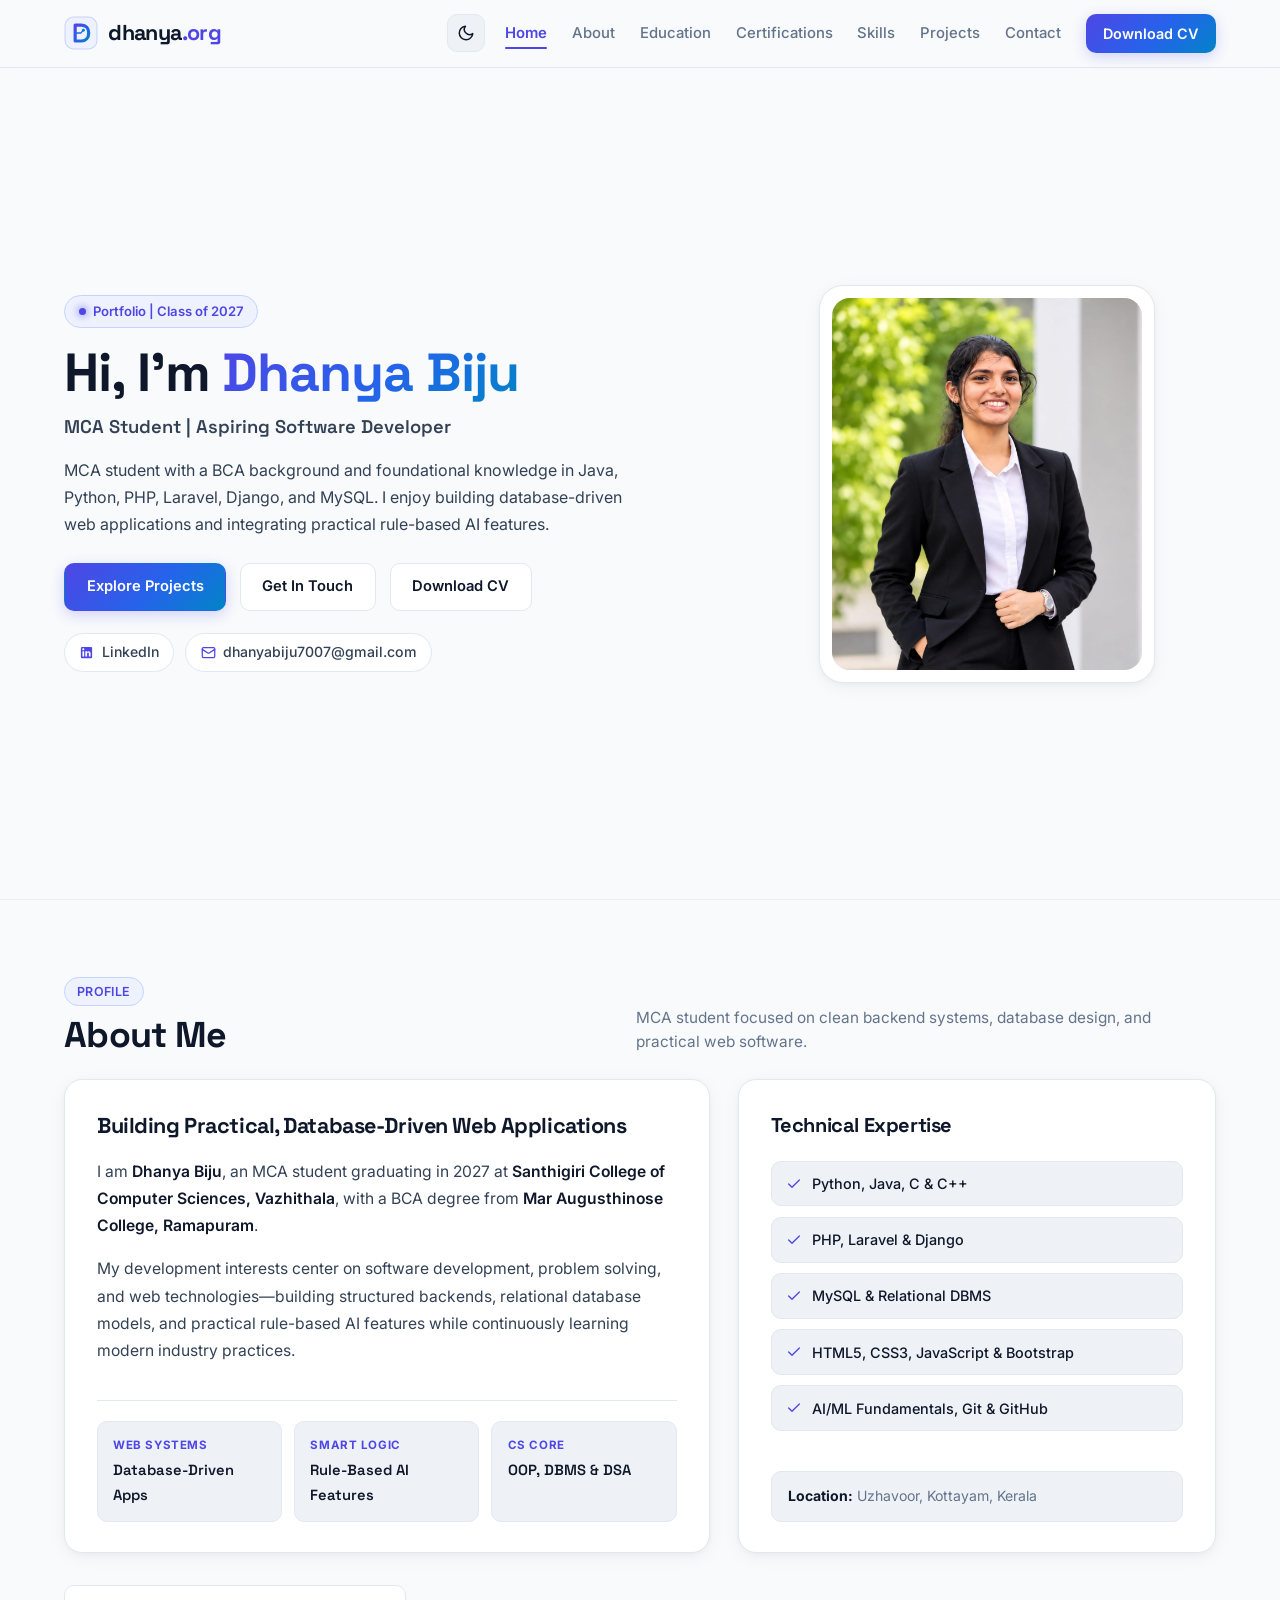
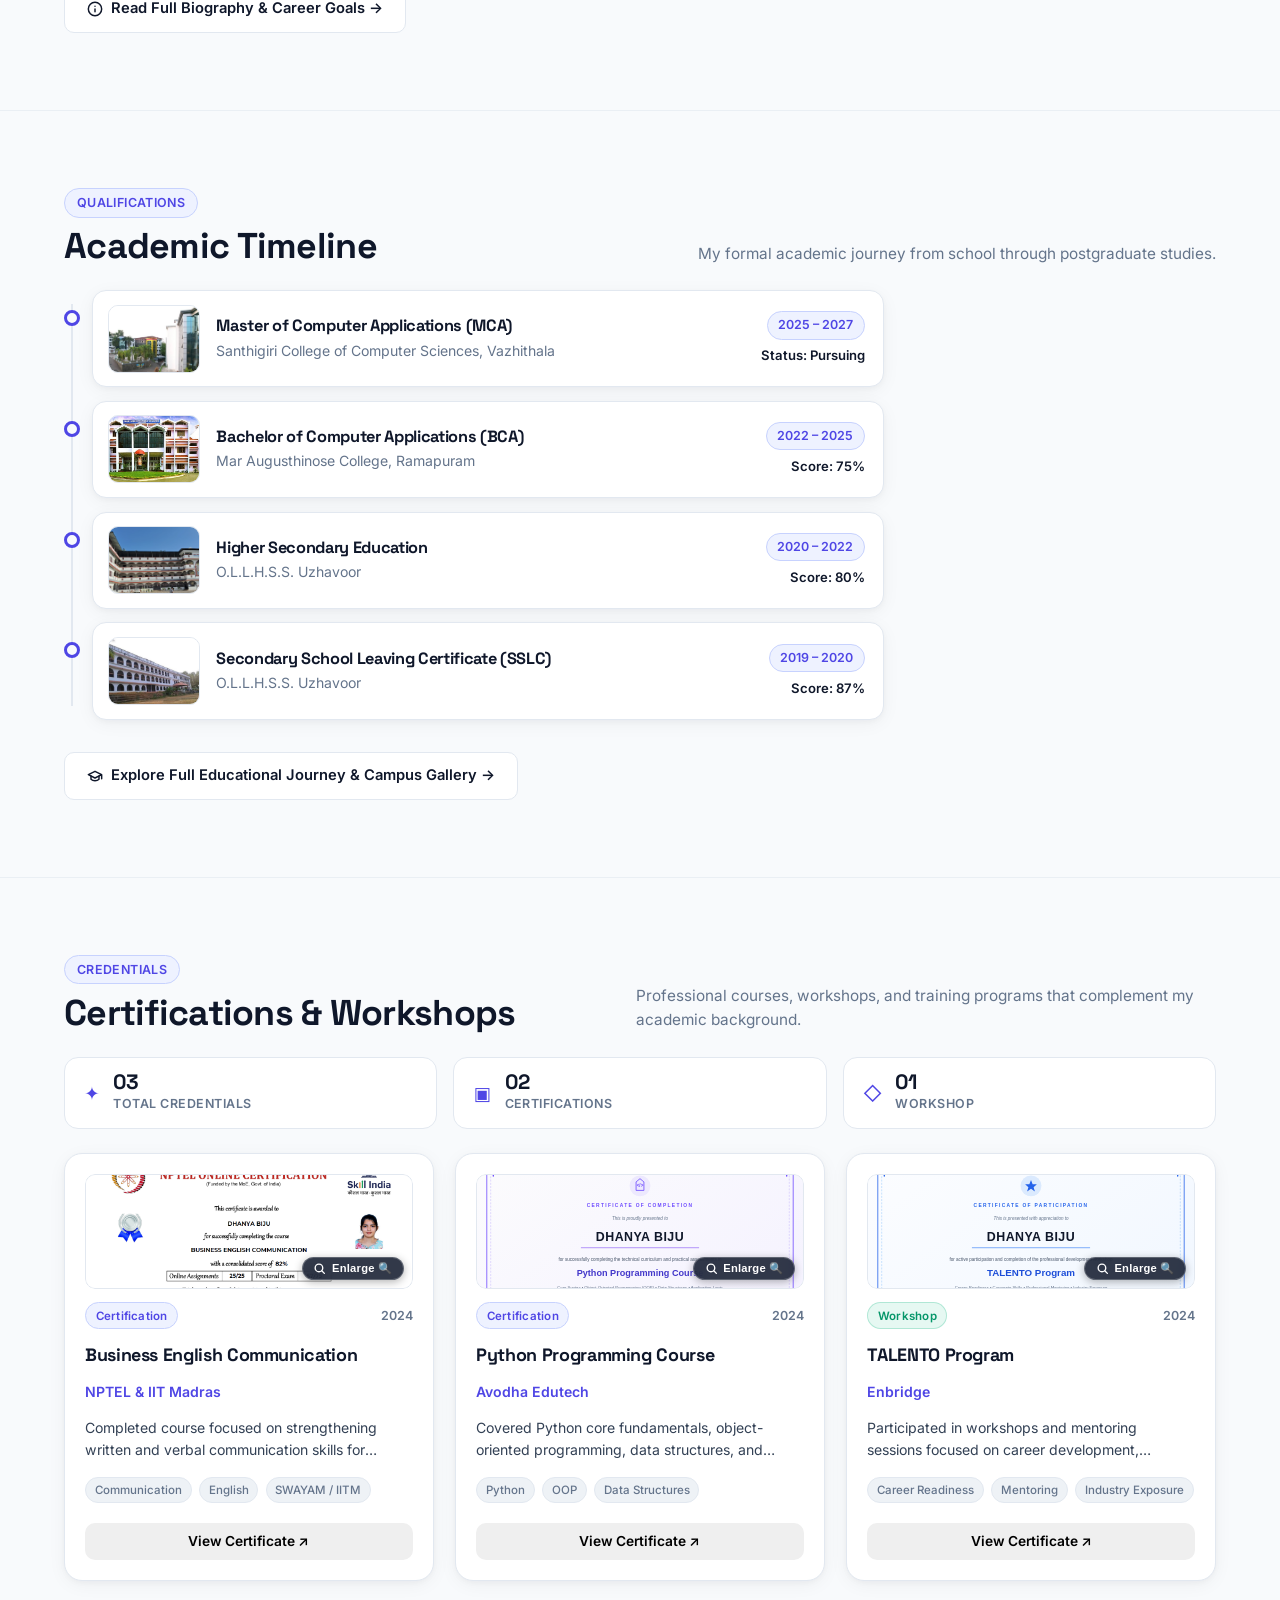
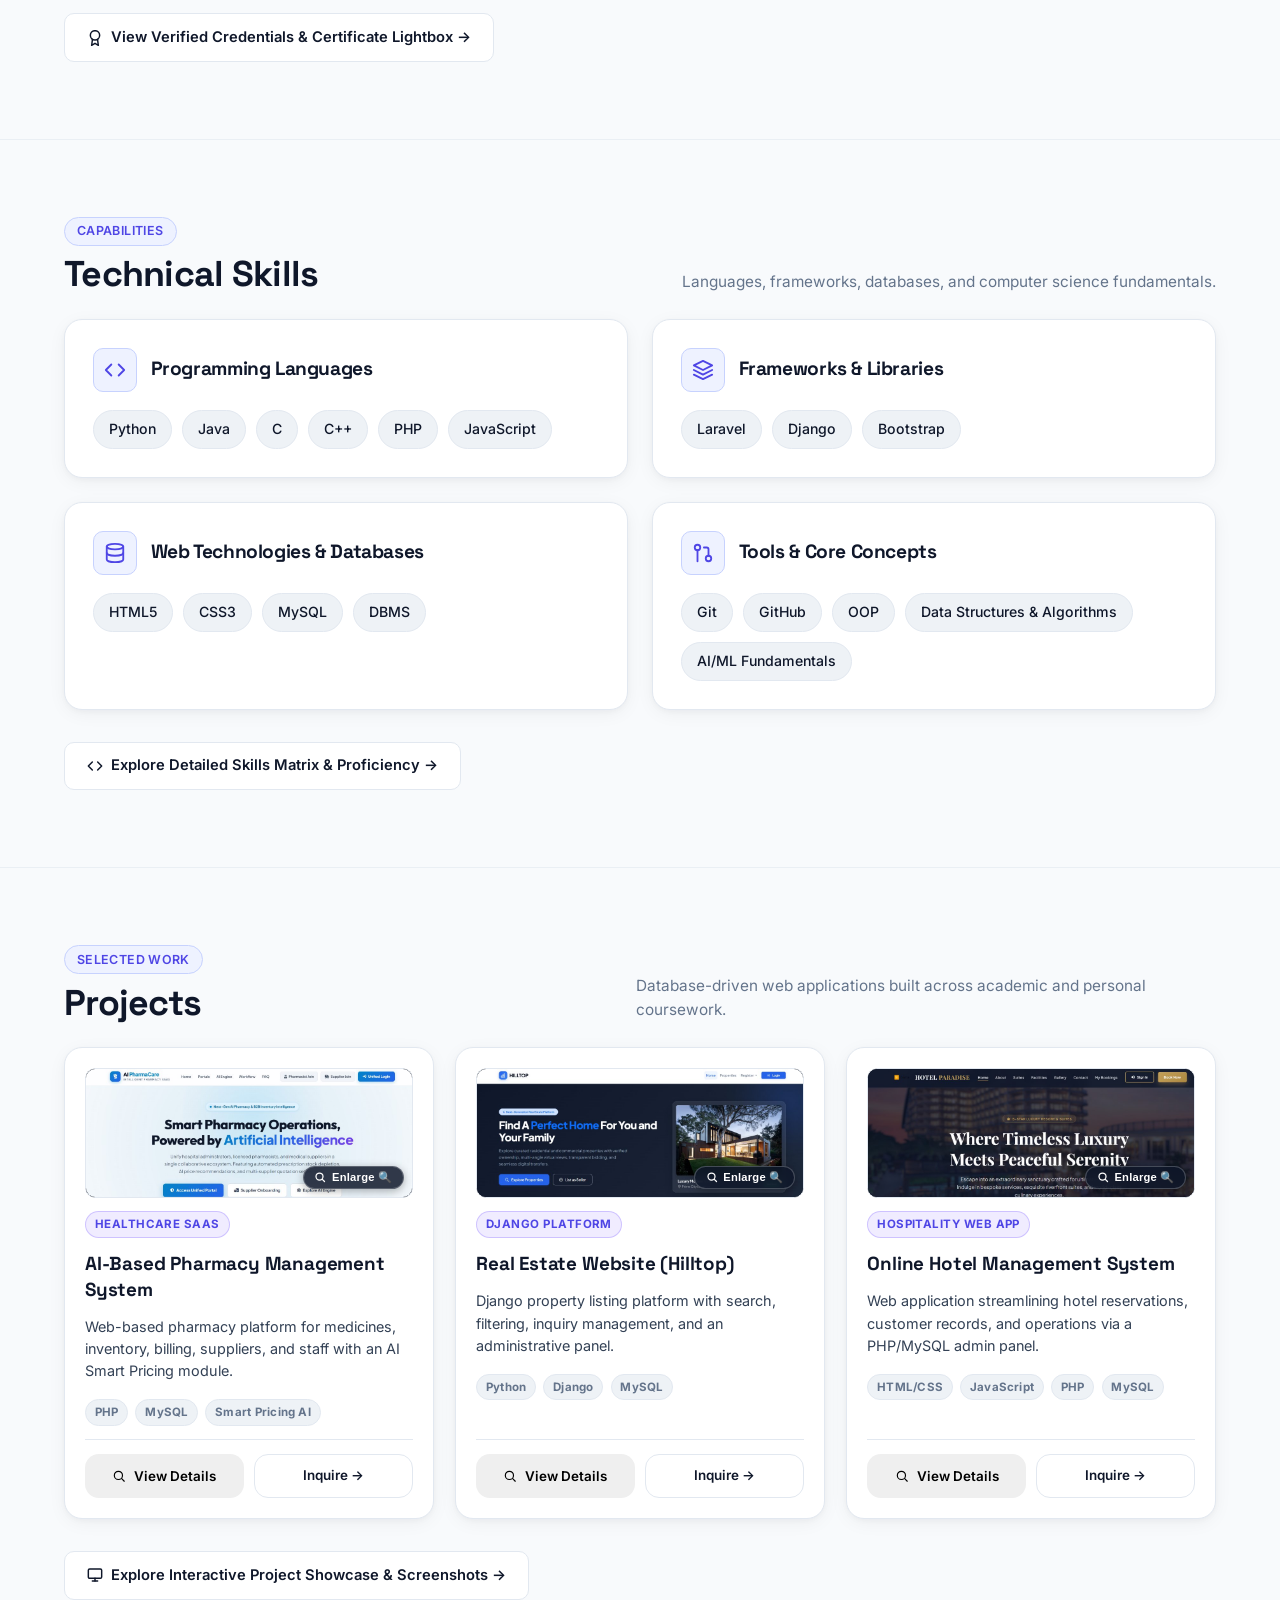
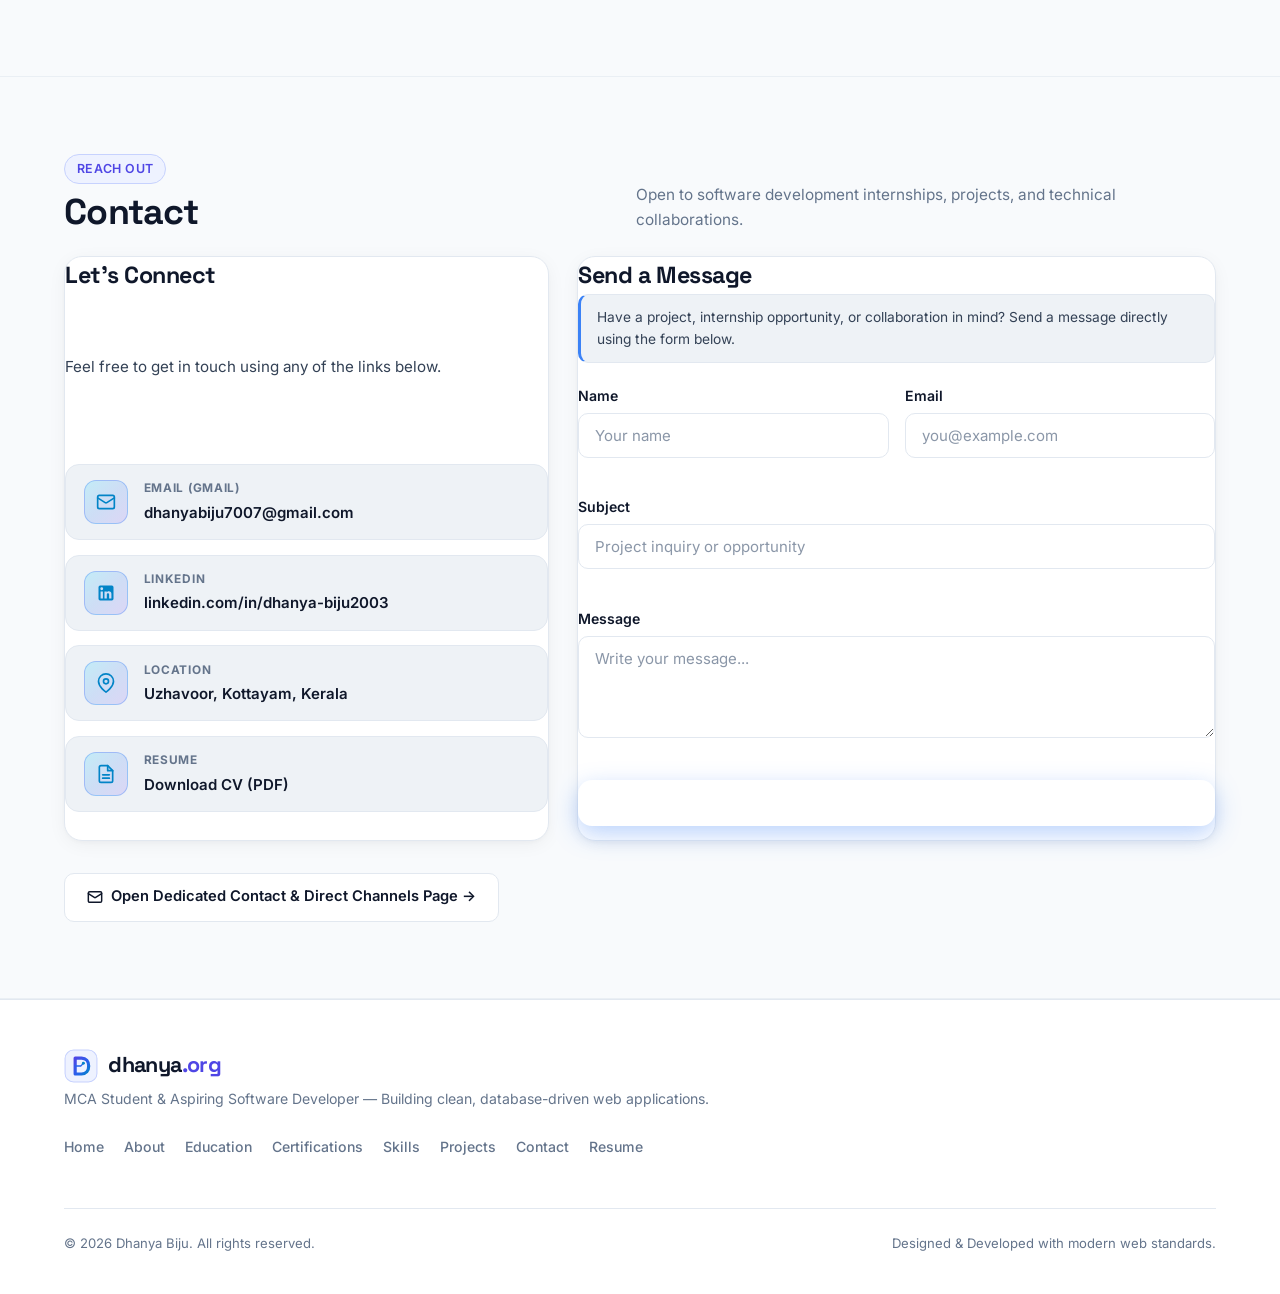
<file: index.html>
<!DOCTYPE html>
<html lang="en">

<head>
    <meta charset="UTF-8">
    <meta name="viewport" content="width=device-width, initial-scale=1.0">
    <title>Dhanya Biju | MCA Student &amp; Aspiring Software Developer</title>
    <meta name="description"
        content="Professional portfolio of Dhanya Biju — MCA Student and Aspiring Software Developer skilled in Java, Python, PHP, Laravel, Django, MySQL, and database-driven web applications.">
    <meta property="og:title" content="Dhanya Biju | Professional Portfolio">
    <meta property="og:description"
        content="MCA Student and Aspiring Software Developer building clean, database-driven web applications with rule-based AI features.">
    <meta property="og:type" content="website">
    <meta property="og:site_name" content="dhanya.org">
    <meta property="og:image" content="Assets/image/image.jpeg">
    <link rel="icon" type="image/svg+xml" href="Assets/image/favicon.svg">
    <link rel="preconnect" href="https://fonts.googleapis.com">
    <link rel="preconnect" href="https://fonts.gstatic.com" crossorigin>
    <link
        href="https://fonts.googleapis.com/css2?family=Inter:wght@400;500;600;700&family=Space+Grotesk:wght@500;600;700&display=swap"
        rel="stylesheet">
    <link rel="stylesheet" href="Assets/css/common.css">
    <link rel="stylesheet" href="Assets/css/style.css">
    <link rel="stylesheet" href="Assets/css/about.css">
    <link rel="stylesheet" href="Assets/css/education.css">
    <link rel="stylesheet" href="Assets/css/certifications.css">
    <link rel="stylesheet" href="Assets/css/skill.css">
    <link rel="stylesheet" href="Assets/css/project.css">
    <link rel="stylesheet" href="Assets/css/contact.css">
    <script>
        (function () {
            var theme = localStorage.getItem('portfolio-theme');
            if (!theme) {
                theme = (window.matchMedia && window.matchMedia('(prefers-color-scheme: dark)').matches) ? 'dark' : 'light';
            }
            document.documentElement.setAttribute('data-theme', theme);
        })();
    </script>
</head>

<body>
    <a href="#home" class="skip-link">Skip to main content</a>

    <!-- Sticky Navigation Bar -->
    <header class="navbar">
        <div class="nav-inner">
            <a href="#home" class="logo" aria-label="dhanya.org home">
                <img src="Assets/image/logo.svg" alt="dhanya.org logo" class="logo-icon" width="34" height="34">
                <span class="logo-text">dhanya<span>.org</span></span>
            </a>

            <div class="nav-right">
                <button type="button" id="themeToggle" class="theme-toggle-btn" aria-label="Toggle color theme"
                    title="Toggle theme">
                    <svg class="sun-icon" viewBox="0 0 24 24" fill="none" stroke="currentColor" stroke-width="2"
                        stroke-linecap="round" stroke-linejoin="round" aria-hidden="true">
                        <circle cx="12" cy="12" r="5"></circle>
                        <line x1="12" y1="1" x2="12" y2="3"></line>
                        <line x1="12" y1="21" x2="12" y2="23"></line>
                        <line x1="4.22" y1="4.22" x2="5.64" y2="5.64"></line>
                        <line x1="18.36" y1="18.36" x2="19.78" y2="19.78"></line>
                        <line x1="1" y1="12" x2="3" y2="12"></line>
                        <line x1="21" y1="12" x2="23" y2="12"></line>
                        <line x1="4.22" y1="19.78" x2="5.64" y2="18.36"></line>
                        <line x1="18.36" y1="5.64" x2="19.78" y2="4.22"></line>
                    </svg>
                    <svg class="moon-icon" viewBox="0 0 24 24" fill="none" stroke="currentColor" stroke-width="2"
                        stroke-linecap="round" stroke-linejoin="round" aria-hidden="true">
                        <path d="M21 12.79A9 9 0 1 1 11.21 3 7 7 0 0 0 21 12.79z"></path>
                    </svg>
                </button>

                <button type="button" id="navToggle" class="nav-toggle" aria-label="Toggle navigation menu"
                    aria-expanded="false" aria-controls="navMenu">
                    <span class="nav-toggle-bar"></span>
                    <span class="nav-toggle-bar"></span>
                    <span class="nav-toggle-bar"></span>
                </button>

                <nav aria-label="Primary Navigation">
                    <ul id="navMenu" class="nav-links">
                        <li><a href="#home" class="active">Home</a></li>
                        <li><a href="#about">About</a></li>
                        <li><a href="#education">Education</a></li>
                        <li><a href="#certifications">Certifications</a></li>
                        <li><a href="#skills">Skills</a></li>
                        <li><a href="#projects">Projects</a></li>
                        <li><a href="#contact">Contact</a></li>
                        <li><a href="Assets/documents/resume.pdf" target="_blank" rel="noopener noreferrer"
                                class="nav-btn">Download CV</a></li>
                    </ul>
                </nav>
            </div>
        </div>
    </header>

    <main id="main-content">
        <!-- =========================================
             1. HERO SECTION
             ========================================= -->
        <section id="home" class="page-section page-section--hero" aria-labelledby="hero-heading">
            <div class="container">
                <div class="hero-grid">
                    <div class="hero-content">
                        <span class="hero-label">
                            <span class="hero-label-dot" aria-hidden="true"></span>
                            Portfolio | Class of 2027
                        </span>
                        <h1 id="hero-heading">Hi, I'm <span>Dhanya Biju</span></h1>
                        <p class="hero-role">MCA Student | Aspiring Software Developer</p>
                        <p class="hero-intro">
                            MCA student with a BCA background and foundational knowledge in Java, Python, PHP, Laravel,
                            Django, and MySQL. I enjoy building database-driven web applications and integrating
                            practical rule-based AI features.
                        </p>

                        <div class="hero-actions">
                            <a href="#projects" class="btn btn-primary">Explore Projects</a>
                            <a href="#contact" class="btn btn-outline">Get In Touch</a>
                            <a href="Assets/documents/resume.pdf" target="_blank" rel="noopener noreferrer"
                                class="btn btn-outline">Download CV</a>
                        </div>

                        <div class="hero-links">
                            <a href="https://www.linkedin.com/in/dhanya-biju2003" target="_blank"
                                rel="noopener noreferrer" class="social-pill">
                                <svg viewBox="0 0 24 24" fill="currentColor" aria-hidden="true">
                                    <path
                                        d="M19 3a2 2 0 0 1 2 2v14a2 2 0 0 1-2 2H5a2 2 0 0 1-2-2V5a2 2 0 0 1 2-2h14m-.5 15.5v-5.3a3.26 3.26 0 0 0-3.26-3.26c-.85 0-1.84.52-2.28 1.3v-1.11h-2.79v8.37h2.79v-4.93c0-.77.62-1.4 1.39-1.4a1.4 1.4 0 0 1 1.4 1.4v4.93h2.75M6.88 8.56a1.68 1.68 0 0 0 1.68-1.68c0-.93-.75-1.69-1.68-1.69a1.69 1.69 0 0 0-1.69 1.69c0 .93.76 1.68 1.69 1.68m1.39 9.94v-8.37H5.5v8.37h2.77z">
                                    </path>
                                </svg>
                                <span>LinkedIn</span>
                            </a>
                            <a href="https://mail.google.com/mail/?view=cm&fs=1&to=dhanyabiju7007@gmail.com" target="_blank"
                                rel="noopener noreferrer" class="social-pill" title="Compose in Gmail">
                                <svg viewBox="0 0 24 24" fill="none" stroke="currentColor" stroke-width="2"
                                    stroke-linecap="round" stroke-linejoin="round" aria-hidden="true">
                                    <rect x="2" y="4" width="20" height="16" rx="2"></rect>
                                    <path d="m22 7-8.97 5.7a1.94 1.94 0 0 1-2.06 0L2 7"></path>
                                </svg>
                                <span>dhanyabiju7007@gmail.com</span>
                            </a>
                        </div>
                    </div>

                    <div class="hero-visual">
                        <div class="portrait-backdrop">
                            <div class="portrait-frame">
                                <img src="Assets/image/image.jpeg" alt="Portrait of Dhanya Biju" width="310"
                                    height="372" loading="eager" decoding="async">
                            </div>
                        </div>
                    </div>
                </div>
            </div>
        </section>

        <!-- =========================================
             2. ABOUT SECTION
             ========================================= -->
        <section id="about" class="page-section" aria-labelledby="about-heading">
            <div class="container">
                <div class="page-header">
                    <div>
                        <span class="page-eyebrow">Profile</span>
                        <h2 id="about-heading" class="page-title">About Me</h2>
                    </div>
                    <p class="page-subtitle">MCA student focused on clean backend systems, database design, and
                        practical web software.</p>
                </div>

                <div class="about-grid">
                    <!-- Left Column: Bio + Highlights -->
                    <article class="card about-card">
                        <div class="about-bio">
                            <h2>Building Practical, Database-Driven Web Applications</h2>
                            <p>
                                I am <strong>Dhanya Biju</strong>, an MCA student graduating in 2027 at
                                <strong>Santhigiri College of Computer Sciences, Vazhithala</strong>, with a BCA degree
                                from <strong>Mar Augusthinose College, Ramapuram</strong>.
                            </p>
                            <p>
                                My development interests center on software development, problem solving, and web
                                technologies—building structured backends, relational database models, and practical
                                rule-based AI features while continuously learning modern industry practices.
                            </p>
                        </div>

                        <div class="highlights-strip" aria-label="Key expertise highlights">
                            <div class="highlight-box">
                                <span class="highlight-label">Web Systems</span>
                                <span class="highlight-value">Database-Driven Apps</span>
                            </div>
                            <div class="highlight-box">
                                <span class="highlight-label">Smart Logic</span>
                                <span class="highlight-value">Rule-Based AI Features</span>
                            </div>
                            <div class="highlight-box">
                                <span class="highlight-label">CS Core</span>
                                <span class="highlight-value">OOP, DBMS &amp; DSA</span>
                            </div>
                        </div>
                    </article>

                    <!-- Right Column: Technical Expertise List -->
                    <aside class="card about-side">
                        <h2>Technical Expertise</h2>
                        <ul class="expertise-list">
                            <li>
                                <svg viewBox="0 0 24 24" fill="none" stroke="currentColor" stroke-width="2"
                                    stroke-linecap="round" stroke-linejoin="round" aria-hidden="true">
                                    <polyline points="20 6 9 17 4 12"></polyline>
                                </svg>
                                <span>Python, Java, C &amp; C++</span>
                            </li>
                            <li>
                                <svg viewBox="0 0 24 24" fill="none" stroke="currentColor" stroke-width="2"
                                    stroke-linecap="round" stroke-linejoin="round" aria-hidden="true">
                                    <polyline points="20 6 9 17 4 12"></polyline>
                                </svg>
                                <span>PHP, Laravel &amp; Django</span>
                            </li>
                            <li>
                                <svg viewBox="0 0 24 24" fill="none" stroke="currentColor" stroke-width="2"
                                    stroke-linecap="round" stroke-linejoin="round" aria-hidden="true">
                                    <polyline points="20 6 9 17 4 12"></polyline>
                                </svg>
                                <span>MySQL &amp; Relational DBMS</span>
                            </li>
                            <li>
                                <svg viewBox="0 0 24 24" fill="none" stroke="currentColor" stroke-width="2"
                                    stroke-linecap="round" stroke-linejoin="round" aria-hidden="true">
                                    <polyline points="20 6 9 17 4 12"></polyline>
                                </svg>
                                <span>HTML5, CSS3, JavaScript &amp; Bootstrap</span>
                            </li>
                            <li>
                                <svg viewBox="0 0 24 24" fill="none" stroke="currentColor" stroke-width="2"
                                    stroke-linecap="round" stroke-linejoin="round" aria-hidden="true">
                                    <polyline points="20 6 9 17 4 12"></polyline>
                                </svg>
                                <span>AI/ML Fundamentals, Git &amp; GitHub</span>
                            </li>
                        </ul>
                        <p class="interests-note">
                            <strong>Location:</strong> Uzhavoor, Kottayam, Kerala
                        </p>
                    </aside>
                </div>

                <div class="section-action" style="margin-top: 2rem; display: flex; justify-content: flex-start;">
                    <a href="about.html" class="btn btn-outline" style="display: inline-flex; align-items: center; gap: 0.55rem;">
                        <svg width="16" height="16" viewBox="0 0 24 24" fill="none" stroke="currentColor" stroke-width="2.2" stroke-linecap="round" stroke-linejoin="round" aria-hidden="true">
                            <circle cx="12" cy="12" r="10"></circle>
                            <line x1="12" y1="16" x2="12" y2="12"></line>
                            <line x1="12" y1="8" x2="12.01" y2="8"></line>
                        </svg>
                        Read Full Biography & Career Goals →
                    </a>
                </div>
            </div>
        </section>

        <!-- =========================================
             3. EDUCATION SECTION
             ========================================= -->
        <section id="education" class="page-section" aria-labelledby="education-heading">
            <div class="container">
                <div class="page-header">
                    <div>
                        <span class="page-eyebrow">Qualifications</span>
                        <h2 id="education-heading" class="page-title">Academic Timeline</h2>
                    </div>
                    <p class="page-subtitle">My formal academic journey from school through postgraduate studies.</p>
                </div>

                <div class="education-layout">
                    <div class="timeline-panel">
                        <div class="timeline">
                            <!-- MCA -->
                            <article class="timeline-item">
                                <div class="timeline-dot" aria-hidden="true"></div>
                                <div class="card timeline-card">
                                    <button type="button" class="timeline-photo-btn"
                                        data-photo-src="Assets/image/college-santhigiri.jpg"
                                        data-photo-title="Santhigiri College of Computer Sciences"
                                        data-photo-caption="Master of Computer Applications (MCA) — Vazhithala, Idukki, Kerala"
                                        data-photo-alt="Santhigiri College of Computer Sciences campus, Vazhithala"
                                        aria-label="View photo of Santhigiri College of Computer Sciences campus">
                                        <img src="Assets/image/college-santhigiri.jpg"
                                            alt="Santhigiri College of Computer Sciences campus, Vazhithala"
                                            class="timeline-photo" width="92" height="68" loading="lazy">
                                        <span class="timeline-photo-zoom" aria-hidden="true">
                                            <svg width="12" height="12" viewBox="0 0 24 24" fill="none"
                                                stroke="currentColor" stroke-width="2.5" stroke-linecap="round"
                                                stroke-linejoin="round">
                                                <circle cx="11" cy="11" r="7"></circle>
                                                <line x1="21" y1="21" x2="16.65" y2="16.65"></line>
                                            </svg>
                                        </span>
                                    </button>
                                    <div class="timeline-content">
                                        <div class="timeline-info">
                                            <h3>Master of Computer Applications (MCA)</h3>
                                            <p>Santhigiri College of Computer Sciences, Vazhithala</p>
                                        </div>
                                        <div class="timeline-meta">
                                            <span class="timeline-date">2025 – 2027</span>
                                            <span class="timeline-score">Status: Pursuing</span>
                                        </div>
                                    </div>
                                </div>
                            </article>

                            <!-- BCA -->
                            <article class="timeline-item">
                                <div class="timeline-dot" aria-hidden="true"></div>
                                <div class="card timeline-card">
                                    <button type="button" class="timeline-photo-btn"
                                        data-photo-src="Assets/image/college-augusthinose.jpg"
                                        data-photo-title="Mar Augusthinose College"
                                        data-photo-caption="Bachelor of Computer Applications (BCA) — Ramapuram, Kottayam, Kerala"
                                        data-photo-alt="Mar Augusthinose College campus, Ramapuram"
                                        aria-label="View photo of Mar Augusthinose College campus">
                                        <img src="Assets/image/college-augusthinose.jpg"
                                            alt="Mar Augusthinose College campus, Ramapuram" class="timeline-photo"
                                            width="92" height="68" loading="lazy">
                                        <span class="timeline-photo-zoom" aria-hidden="true">
                                            <svg width="12" height="12" viewBox="0 0 24 24" fill="none"
                                                stroke="currentColor" stroke-width="2.5" stroke-linecap="round"
                                                stroke-linejoin="round">
                                                <circle cx="11" cy="11" r="7"></circle>
                                                <line x1="21" y1="21" x2="16.65" y2="16.65"></line>
                                            </svg>
                                        </span>
                                    </button>
                                    <div class="timeline-content">
                                        <div class="timeline-info">
                                            <h3>Bachelor of Computer Applications (BCA)</h3>
                                            <p>Mar Augusthinose College, Ramapuram</p>
                                        </div>
                                        <div class="timeline-meta">
                                            <span class="timeline-date">2022 – 2025</span>
                                            <span class="timeline-score">Score: 75%</span>
                                        </div>
                                    </div>
                                </div>
                            </article>

                            <!-- Higher Secondary -->
                            <article class="timeline-item">
                                <div class="timeline-dot" aria-hidden="true"></div>
                                <div class="card timeline-card">
                                    <button type="button" class="timeline-photo-btn"
                                        data-photo-src="Assets/image/school-ollhss.jpg"
                                        data-photo-title="Our Lady of Lourdes Higher Secondary School (O.L.L.H.S.S.)"
                                        data-photo-caption="Higher Secondary Education — Uzhavoor, Kottayam, Kerala"
                                        data-photo-alt="Our Lady of Lourdes Higher Secondary School (O.L.L.H.S.S.) campus, Uzhavoor"
                                        aria-label="View photo of O.L.L.H.S.S. Uzhavoor campus">
                                        <img src="Assets/image/school-ollhss.jpg"
                                            alt="Our Lady of Lourdes Higher Secondary School (O.L.L.H.S.S.) campus, Uzhavoor"
                                            class="timeline-photo" width="92" height="68" loading="lazy">
                                        <span class="timeline-photo-zoom" aria-hidden="true">
                                            <svg width="12" height="12" viewBox="0 0 24 24" fill="none"
                                                stroke="currentColor" stroke-width="2.5" stroke-linecap="round"
                                                stroke-linejoin="round">
                                                <circle cx="11" cy="11" r="7"></circle>
                                                <line x1="21" y1="21" x2="16.65" y2="16.65"></line>
                                            </svg>
                                        </span>
                                    </button>
                                    <div class="timeline-content">
                                        <div class="timeline-info">
                                            <h3>Higher Secondary Education</h3>
                                            <p>O.L.L.H.S.S. Uzhavoor</p>
                                        </div>
                                        <div class="timeline-meta">
                                            <span class="timeline-date">2020 – 2022</span>
                                            <span class="timeline-score">Score: 80%</span>
                                        </div>
                                    </div>
                                </div>
                            </article>

                            <!-- SSLC -->
                            <article class="timeline-item">
                                <div class="timeline-dot" aria-hidden="true"></div>
                                <div class="card timeline-card">
                                    <button type="button" class="timeline-photo-btn"
                                        data-photo-src="Assets/image/high school-ollhss.jpg"
                                        data-photo-title="Our Lady of Lourdes Higher Secondary School (O.L.L.H.S.S.)"
                                        data-photo-caption="Secondary School Leaving Certificate (SSLC) — Uzhavoor, Kottayam, Kerala"
                                        data-photo-alt="O.L.L.H.S.S. Uzhavoor school building"
                                        aria-label="View photo of O.L.L.H.S.S. Uzhavoor school building">
                                        <img src="Assets/image/high school-ollhss.jpg"
                                            alt="O.L.L.H.S.S. Uzhavoor school building" class="timeline-photo"
                                            width="92" height="68" loading="lazy">
                                        <span class="timeline-photo-zoom" aria-hidden="true">
                                            <svg width="12" height="12" viewBox="0 0 24 24" fill="none"
                                                stroke="currentColor" stroke-width="2.5" stroke-linecap="round"
                                                stroke-linejoin="round">
                                                <circle cx="11" cy="11" r="7"></circle>
                                                <line x1="21" y1="21" x2="16.65" y2="16.65"></line>
                                            </svg>
                                        </span>
                                    </button>
                                    <div class="timeline-content">
                                        <div class="timeline-info">
                                            <h3>Secondary School Leaving Certificate (SSLC)</h3>
                                            <p>O.L.L.H.S.S. Uzhavoor</p>
                                        </div>
                                        <div class="timeline-meta">
                                            <span class="timeline-date">2019 – 2020</span>
                                            <span class="timeline-score">Score: 87%</span>
                                        </div>
                                    </div>
                                </div>
                            </article>
                        </div>
                    </div>
                </div>

                <div class="section-action" style="margin-top: 2rem; display: flex; justify-content: flex-start;">
                    <a href="education.html" class="btn btn-outline" style="display: inline-flex; align-items: center; gap: 0.55rem;">
                        <svg width="16" height="16" viewBox="0 0 24 24" fill="none" stroke="currentColor" stroke-width="2.2" stroke-linecap="round" stroke-linejoin="round" aria-hidden="true">
                            <path d="M22 10v6M2 10l10-5 10 5-10 5z"></path>
                            <path d="M6 12v5c3 3 9 3 12 0v-5"></path>
                        </svg>
                        Explore Full Educational Journey &amp; Campus Gallery →
                    </a>
                </div>
            </div>
        </section>

        <!-- =========================================
             4. CERTIFICATIONS & WORKSHOPS SECTION
             (3 Grid in One Row with Smaller Image & Large Preview Click)
             ========================================= -->
        <section id="certifications" class="page-section" aria-labelledby="certs-heading">
            <div class="container">
                <div class="page-header">
                    <div>
                        <span class="page-eyebrow">Credentials</span>
                        <h2 id="certs-heading" class="page-title">Certifications &amp; Workshops</h2>
                    </div>
                    <p class="page-subtitle">Professional courses, workshops, and training programs that complement my
                        academic background.</p>
                </div>

                <!-- Stats Summary Row -->
                <div class="cert-stats" aria-label="Credentials Summary">
                    <div class="cert-stat-item">
                        <span class="cert-stat-icon" aria-hidden="true">✦</span>
                        <div class="cert-stat-info">
                            <span class="cert-stat-num">03</span>
                            <span class="cert-stat-label">Total Credentials</span>
                        </div>
                    </div>
                    <div class="cert-stat-item">
                        <span class="cert-stat-icon" aria-hidden="true">▣</span>
                        <div class="cert-stat-info">
                            <span class="cert-stat-num">02</span>
                            <span class="cert-stat-label">Certifications</span>
                        </div>
                    </div>
                    <div class="cert-stat-item">
                        <span class="cert-stat-icon" aria-hidden="true">◇</span>
                        <div class="cert-stat-info">
                            <span class="cert-stat-num">01</span>
                            <span class="cert-stat-label">Workshop</span>
                        </div>
                    </div>
                </div>

                <!-- 3 Grid in One Row (Compact Previews with Lightbox Click) -->
                <div class="cert-grid">
                    <!-- Certificate 1: NPTEL -->
                    <article class="cert-card" aria-label="NPTEL Business English Communication">
                        <button type="button" class="cert-preview-btn"
                            data-cert-src="Assets/image/cert-nptel.jpg"
                            data-cert-title="Business English Communication"
                            data-cert-issuer="NPTEL &amp; IIT Madras"
                            data-cert-year="2024"
                            data-cert-type="Certification"
                            data-cert-desc="Successfully completed through the Ministry of Education (Govt. of India) SWAYAM portal and IIT Madras, focusing on professional vocabulary, written business communication, and executive presentation standards."
                            aria-label="View Business English Communication certificate in large view">
                            <div class="cert-preview-wrap">
                                <img src="Assets/image/cert-nptel.jpg"
                                    alt="Business English Communication certificate issued by NPTEL &amp; IIT Madras"
                                    width="400" height="120" loading="lazy">
                                <span class="cert-preview-zoom" aria-hidden="true">
                                    <svg width="13" height="13" viewBox="0 0 24 24" fill="none" stroke="currentColor"
                                        stroke-width="2.5" stroke-linecap="round" stroke-linejoin="round">
                                        <circle cx="11" cy="11" r="7"></circle>
                                        <line x1="21" y1="21" x2="16.65" y2="16.65"></line>
                                    </svg>
                                    Enlarge 🔍
                                </span>
                            </div>
                        </button>
                        <div class="cert-header-meta">
                            <span class="cert-type-pill cert-pill--cert">Certification</span>
                            <span class="cert-year">2024</span>
                        </div>
                        <h3 class="cert-title">Business English Communication</h3>
                        <p class="cert-issuer">NPTEL &amp; IIT Madras</p>
                        <p class="cert-desc">
                            Completed course focused on strengthening written and verbal communication skills for academic and professional workplace environments.
                        </p>
                        <div class="tag-list" aria-label="Topics">
                            <span class="tag">Communication</span>
                            <span class="tag">English</span>
                            <span class="tag">SWAYAM / IITM</span>
                        </div>
                        <div class="cert-actions">
                            <button type="button" class="btn btn-secondary cert-view-btn"
                                data-cert-src="Assets/image/cert-nptel.jpg"
                                data-cert-title="Business English Communication"
                                data-cert-issuer="NPTEL &amp; IIT Madras"
                                data-cert-year="2024"
                                data-cert-type="Certification"
                                data-cert-desc="Successfully completed through the Ministry of Education (Govt. of India) SWAYAM portal and IIT Madras, focusing on professional vocabulary, written business communication, and executive presentation standards.">
                                View Certificate ↗
                            </button>
                        </div>
                    </article>

                    <!-- Certificate 2: Python Programming -->
                    <article class="cert-card" aria-label="Python Programming Certificate from Avodha">
                        <button type="button" class="cert-preview-btn"
                            data-cert-src="Assets/image/cert-python.svg"
                            data-cert-title="Python Programming Course"
                            data-cert-issuer="Avodha Edutech"
                            data-cert-year="2024"
                            data-cert-type="Certification"
                            data-cert-desc="Completed practical training covering Python fundamentals, object-oriented programming (OOP), data structures, algorithms, and application development."
                            aria-label="View Python Programming Course certificate in large view">
                            <div class="cert-preview-wrap">
                                <img src="Assets/image/cert-python.svg"
                                    alt="Python Programming Course certificate issued by Avodha Edutech"
                                    width="400" height="120" loading="lazy">
                                <span class="cert-preview-zoom" aria-hidden="true">
                                    <svg width="13" height="13" viewBox="0 0 24 24" fill="none" stroke="currentColor"
                                        stroke-width="2.5" stroke-linecap="round" stroke-linejoin="round">
                                        <circle cx="11" cy="11" r="7"></circle>
                                        <line x1="21" y1="21" x2="16.65" y2="16.65"></line>
                                    </svg>
                                    Enlarge 🔍
                                </span>
                            </div>
                        </button>
                        <div class="cert-header-meta">
                            <span class="cert-type-pill cert-pill--cert">Certification</span>
                            <span class="cert-year">2024</span>
                        </div>
                        <h3 class="cert-title">Python Programming Course</h3>
                        <p class="cert-issuer">Avodha Edutech</p>
                        <p class="cert-desc">
                            Covered Python core fundamentals, object-oriented programming, data structures, and practical application logic through guided coding.
                        </p>
                        <div class="tag-list" aria-label="Topics">
                            <span class="tag">Python</span>
                            <span class="tag">OOP</span>
                            <span class="tag">Data Structures</span>
                        </div>
                        <div class="cert-actions">
                            <button type="button" class="btn btn-secondary cert-view-btn"
                                data-cert-src="Assets/image/cert-python.svg"
                                data-cert-title="Python Programming Course"
                                data-cert-issuer="Avodha Edutech"
                                data-cert-year="2024"
                                data-cert-type="Certification"
                                data-cert-desc="Completed practical training covering Python fundamentals, object-oriented programming (OOP), data structures, algorithms, and application development.">
                                View Certificate ↗
                            </button>
                        </div>
                    </article>

                    <!-- Certificate 3: TALENTO Workshop -->
                    <article class="cert-card" aria-label="TALENTO Program by Enbridge">
                        <button type="button" class="cert-preview-btn"
                            data-cert-src="Assets/image/cert-talento.svg"
                            data-cert-title="TALENTO Program"
                            data-cert-issuer="Enbridge"
                            data-cert-year="2024"
                            data-cert-type="Workshop"
                            data-cert-desc="Participated in workshop and mentoring sessions focused on career readiness, professional skills development, corporate culture, and technical industry exposure."
                            aria-label="View TALENTO Program certificate in large view">
                            <div class="cert-preview-wrap">
                                <img src="Assets/image/cert-talento.svg"
                                    alt="TALENTO Program workshop certificate issued by Enbridge"
                                    width="400" height="120" loading="lazy">
                                <span class="cert-preview-zoom" aria-hidden="true">
                                    <svg width="13" height="13" viewBox="0 0 24 24" fill="none" stroke="currentColor"
                                        stroke-width="2.5" stroke-linecap="round" stroke-linejoin="round">
                                        <circle cx="11" cy="11" r="7"></circle>
                                        <line x1="21" y1="21" x2="16.65" y2="16.65"></line>
                                    </svg>
                                    Enlarge 🔍
                                </span>
                            </div>
                        </button>
                        <div class="cert-header-meta">
                            <span class="cert-type-pill cert-pill--work">Workshop</span>
                            <span class="cert-year">2024</span>
                        </div>
                        <h3 class="cert-title">TALENTO Program</h3>
                        <p class="cert-issuer">Enbridge</p>
                        <p class="cert-desc">
                            Participated in workshops and mentoring sessions focused on career development, professional workplace skills, and industry exposure.
                        </p>
                        <div class="tag-list" aria-label="Topics">
                            <span class="tag">Career Readiness</span>
                            <span class="tag">Mentoring</span>
                            <span class="tag">Industry Exposure</span>
                        </div>
                        <div class="cert-actions">
                            <button type="button" class="btn btn-secondary cert-view-btn"
                                data-cert-src="Assets/image/cert-talento.svg"
                                data-cert-title="TALENTO Program"
                                data-cert-issuer="Enbridge"
                                data-cert-year="2024"
                                data-cert-type="Workshop"
                                data-cert-desc="Participated in workshop and mentoring sessions focused on career readiness, professional skills development, corporate culture, and technical industry exposure.">
                                View Certificate ↗
                            </button>
                        </div>
                    </article>
                </div>

                <div class="section-action" style="margin-top: 2rem; display: flex; justify-content: flex-start;">
                    <a href="certifications.html" class="btn btn-outline" style="display: inline-flex; align-items: center; gap: 0.55rem;">
                        <svg width="16" height="16" viewBox="0 0 24 24" fill="none" stroke="currentColor" stroke-width="2.2" stroke-linecap="round" stroke-linejoin="round" aria-hidden="true">
                            <circle cx="12" cy="8" r="7"></circle>
                            <polyline points="8.21 13.89 7 23 12 20 17 23 15.79 13.88"></polyline>
                        </svg>
                        View Verified Credentials &amp; Certificate Lightbox →
                    </a>
                </div>
            </div>
        </section>

        <!-- =========================================
             5. SKILLS SECTION
             ========================================= -->
        <section id="skills" class="page-section" aria-labelledby="skills-heading">
            <div class="container">
                <div class="page-header">
                    <div>
                        <span class="page-eyebrow">Capabilities</span>
                        <h2 id="skills-heading" class="page-title">Technical Skills</h2>
                    </div>
                    <p class="page-subtitle">Languages, frameworks, databases, and computer science fundamentals.</p>
                </div>

                <div class="skills-grid">
                    <!-- Category 1 -->
                    <article class="card skill-card">
                        <div class="skill-header">
                            <div class="skill-icon" aria-hidden="true">
                                <svg viewBox="0 0 24 24" fill="none" stroke="currentColor" stroke-width="2"
                                    stroke-linecap="round" stroke-linejoin="round">
                                    <polyline points="16 18 22 12 16 6"></polyline>
                                    <polyline points="8 6 2 12 8 18"></polyline>
                                </svg>
                            </div>
                            <h3 class="skill-title">Programming Languages</h3>
                        </div>
                        <div class="skill-tags">
                            <span class="skill-tag">Python</span>
                            <span class="skill-tag">Java</span>
                            <span class="skill-tag">C</span>
                            <span class="skill-tag">C++</span>
                            <span class="skill-tag">PHP</span>
                            <span class="skill-tag">JavaScript</span>
                        </div>
                    </article>

                    <!-- Category 2 -->
                    <article class="card skill-card">
                        <div class="skill-header">
                            <div class="skill-icon" aria-hidden="true">
                                <svg viewBox="0 0 24 24" fill="none" stroke="currentColor" stroke-width="2"
                                    stroke-linecap="round" stroke-linejoin="round">
                                    <polygon points="12 2 2 7 12 12 22 7 12 2"></polygon>
                                    <polyline points="2 17 12 22 22 17"></polyline>
                                    <polyline points="2 12 12 17 22 12"></polyline>
                                </svg>
                            </div>
                            <h3 class="skill-title">Frameworks &amp; Libraries</h3>
                        </div>
                        <div class="skill-tags">
                            <span class="skill-tag">Laravel</span>
                            <span class="skill-tag">Django</span>
                            <span class="skill-tag">Bootstrap</span>
                        </div>
                    </article>

                    <!-- Category 3 -->
                    <article class="card skill-card">
                        <div class="skill-header">
                            <div class="skill-icon" aria-hidden="true">
                                <svg viewBox="0 0 24 24" fill="none" stroke="currentColor" stroke-width="2"
                                    stroke-linecap="round" stroke-linejoin="round">
                                    <ellipse cx="12" cy="5" rx="9" ry="3"></ellipse>
                                    <path d="M21 12c0 1.66-4 3-9 3s-9-1.34-9-3"></path>
                                    <path d="M3 5v14c0 1.66 4 3 9 3s9-1.34 9-3V5"></path>
                                </svg>
                            </div>
                            <h3 class="skill-title">Web Technologies &amp; Databases</h3>
                        </div>
                        <div class="skill-tags">
                            <span class="skill-tag">HTML5</span>
                            <span class="skill-tag">CSS3</span>
                            <span class="skill-tag">MySQL</span>
                            <span class="skill-tag">DBMS</span>
                        </div>
                    </article>

                    <!-- Category 4 -->
                    <article class="card skill-card">
                        <div class="skill-header">
                            <div class="skill-icon" aria-hidden="true">
                                <svg viewBox="0 0 24 24" fill="none" stroke="currentColor" stroke-width="2"
                                    stroke-linecap="round" stroke-linejoin="round">
                                    <circle cx="18" cy="18" r="3"></circle>
                                    <circle cx="6" cy="6" r="3"></circle>
                                    <path d="M13 6h3a2 2 0 0 1 2 2v7"></path>
                                    <line x1="6" y1="9" x2="6" y2="21"></line>
                                </svg>
                            </div>
                            <h3 class="skill-title">Tools &amp; Core Concepts</h3>
                        </div>
                        <div class="skill-tags">
                            <span class="skill-tag">Git</span>
                            <span class="skill-tag">GitHub</span>
                            <span class="skill-tag">OOP</span>
                            <span class="skill-tag">Data Structures &amp; Algorithms</span>
                            <span class="skill-tag">AI/ML Fundamentals</span>
                        </div>
                    </article>
                </div>

                <div class="section-action" style="margin-top: 2rem; display: flex; justify-content: flex-start;">
                    <a href="skills.html" class="btn btn-outline" style="display: inline-flex; align-items: center; gap: 0.55rem;">
                        <svg width="16" height="16" viewBox="0 0 24 24" fill="none" stroke="currentColor" stroke-width="2.2" stroke-linecap="round" stroke-linejoin="round" aria-hidden="true">
                            <polyline points="16 18 22 12 16 6"></polyline>
                            <polyline points="8 6 2 12 8 18"></polyline>
                        </svg>
                        Explore Detailed Skills Matrix &amp; Proficiency →
                    </a>
                </div>
            </div>
        </section>

        <!-- =========================================
             6. PROJECTS SECTION
             ========================================= -->
        <section id="projects" class="page-section" aria-labelledby="projects-heading">
            <div class="container">
                <div class="page-header">
                    <div>
                        <span class="page-eyebrow">Selected Work</span>
                        <h2 id="projects-heading" class="page-title">Projects</h2>
                    </div>
                    <p class="page-subtitle">Database-driven web applications built across academic and personal
                        coursework.</p>
                </div>

                <!-- 3 Grid in One Row (Compact Previews with Lightbox Click) -->
                <div class="projects-grid">
                    <!-- Project 1: AI Pharmacy -->
                    <article class="card project-card glass-card">
                        <button type="button" class="project-preview-btn project-details-btn"
                            data-project="pharmacy" data-screen-index="0"
                            aria-label="Inspect AI-Based Pharmacy Management System screenshots in detail">
                            <div class="project-preview-wrap">
                                <img src="Assets/image/pharmacy-1-landing.jpg"
                                    alt="AI-Based Pharmacy Management System dashboard and portal" width="400"
                                    height="135" loading="lazy">
                                <span class="project-preview-zoom" aria-hidden="true">
                                    <svg width="12" height="12" viewBox="0 0 24 24" fill="none" stroke="currentColor"
                                        stroke-width="2.5" stroke-linecap="round" stroke-linejoin="round">
                                        <circle cx="11" cy="11" r="7"></circle>
                                        <line x1="21" y1="21" x2="16.65" y2="16.65"></line>
                                    </svg>
                                    Enlarge 🔍
                                </span>
                            </div>
                        </button>
                        <div class="project-card-top">
                            <span class="project-pill">Healthcare SaaS</span>
                        </div>
                        <h3 class="project-title">AI-Based Pharmacy Management System</h3>
                        <p class="project-desc">
                            Web-based pharmacy platform for medicines, inventory, billing, suppliers, and staff with an
                            AI Smart Pricing module.
                        </p>
                        <div class="tag-list" aria-label="Technologies used">
                            <span class="tag tag--tech">PHP</span>
                            <span class="tag tag--tech">MySQL</span>
                            <span class="tag tag--tech">Smart Pricing AI</span>
                        </div>
                        <div class="project-actions">
                            <button type="button" class="btn btn-secondary project-details-btn"
                                data-project="pharmacy" data-screen-index="0">
                                <svg width="14" height="14" viewBox="0 0 24 24" fill="none" stroke="currentColor"
                                    stroke-width="2" stroke-linecap="round" stroke-linejoin="round" aria-hidden="true">
                                    <circle cx="11" cy="11" r="7"></circle>
                                    <line x1="21" y1="21" x2="16.65" y2="16.65"></line>
                                </svg>
                                <span>View Details</span>
                            </button>
                            <a href="contacts.html?project=AI-Based%20Pharmacy%20Management%20System"
                                class="btn btn-outline"
                                data-inquiry-project="AI-Based Pharmacy Management System">Inquire →</a>
                        </div>
                    </article>

                    <!-- Project 2: Real Estate -->
                    <article class="card project-card glass-card">
                        <button type="button" class="project-preview-btn project-details-btn"
                            data-project="real-estate" data-screen-index="0"
                            aria-label="Inspect Real Estate Website screenshots in detail">
                            <div class="project-preview-wrap">
                                <img src="Assets/image/hilltop-home.jpg"
                                    alt="Hilltop Real Estate property discovery portal" width="400"
                                    height="135" loading="lazy">
                                <span class="project-preview-zoom" aria-hidden="true">
                                    <svg width="12" height="12" viewBox="0 0 24 24" fill="none" stroke="currentColor"
                                        stroke-width="2.5" stroke-linecap="round" stroke-linejoin="round">
                                        <circle cx="11" cy="11" r="7"></circle>
                                        <line x1="21" y1="21" x2="16.65" y2="16.65"></line>
                                    </svg>
                                    Enlarge 🔍
                                </span>
                            </div>
                        </button>
                        <div class="project-card-top">
                            <span class="project-pill">Django Platform</span>
                        </div>
                        <h3 class="project-title">Real Estate Website (Hilltop)</h3>
                        <p class="project-desc">
                            Django property listing platform with search, filtering, inquiry management, and an
                            administrative panel.
                        </p>
                        <div class="tag-list" aria-label="Technologies used">
                            <span class="tag tag--tech">Python</span>
                            <span class="tag tag--tech">Django</span>
                            <span class="tag tag--tech">MySQL</span>
                        </div>
                        <div class="project-actions">
                            <button type="button" class="btn btn-secondary project-details-btn"
                                data-project="real-estate" data-screen-index="0">
                                <svg width="14" height="14" viewBox="0 0 24 24" fill="none" stroke="currentColor"
                                    stroke-width="2" stroke-linecap="round" stroke-linejoin="round" aria-hidden="true">
                                    <circle cx="11" cy="11" r="7"></circle>
                                    <line x1="21" y1="21" x2="16.65" y2="16.65"></line>
                                </svg>
                                <span>View Details</span>
                            </button>
                            <a href="contacts.html?project=Real%20Estate%20Website" class="btn btn-outline"
                                data-inquiry-project="Real Estate Website">Inquire →</a>
                        </div>
                    </article>

                    <!-- Project 3: Online Hotel Management -->
                    <article class="card project-card glass-card">
                        <button type="button" class="project-preview-btn project-details-btn"
                            data-project="hotel" data-screen-index="0"
                            aria-label="Inspect Online Hotel Management System screenshots in detail">
                            <div class="project-preview-wrap">
                                <img src="Assets/image/hotel-1-landing.jpg"
                                    alt="Hotel Paradise luxury resort reservation portal" width="400"
                                    height="135" loading="lazy">
                                <span class="project-preview-zoom" aria-hidden="true">
                                    <svg width="12" height="12" viewBox="0 0 24 24" fill="none" stroke="currentColor"
                                        stroke-width="2.5" stroke-linecap="round" stroke-linejoin="round">
                                        <circle cx="11" cy="11" r="7"></circle>
                                        <line x1="21" y1="21" x2="16.65" y2="16.65"></line>
                                    </svg>
                                    Enlarge 🔍
                                </span>
                            </div>
                        </button>
                        <div class="project-card-top">
                            <span class="project-pill">Hospitality Web App</span>
                        </div>
                        <h3 class="project-title">Online Hotel Management System</h3>
                        <p class="project-desc">
                            Web application streamlining hotel reservations, customer records, and operations via a
                            PHP/MySQL admin panel.
                        </p>
                        <div class="tag-list" aria-label="Technologies used">
                            <span class="tag tag--tech">HTML/CSS</span>
                            <span class="tag tag--tech">JavaScript</span>
                            <span class="tag tag--tech">PHP</span>
                            <span class="tag tag--tech">MySQL</span>
                        </div>
                        <div class="project-actions">
                            <button type="button" class="btn btn-secondary project-details-btn"
                                data-project="hotel" data-screen-index="0">
                                <svg width="14" height="14" viewBox="0 0 24 24" fill="none" stroke="currentColor"
                                    stroke-width="2" stroke-linecap="round" stroke-linejoin="round" aria-hidden="true">
                                    <circle cx="11" cy="11" r="7"></circle>
                                    <line x1="21" y1="21" x2="16.65" y2="16.65"></line>
                                </svg>
                                <span>View Details</span>
                            </button>
                            <a href="contacts.html?project=Online%20Hotel%20Management%20System" class="btn btn-outline"
                                data-inquiry-project="Online Hotel Management System">Inquire →</a>
                        </div>
                    </article>
                </div>

                <div class="section-action" style="margin-top: 2rem; display: flex; justify-content: flex-start;">
                    <a href="projects.html" class="btn btn-outline" style="display: inline-flex; align-items: center; gap: 0.55rem;">
                        <svg width="16" height="16" viewBox="0 0 24 24" fill="none" stroke="currentColor" stroke-width="2.2" stroke-linecap="round" stroke-linejoin="round" aria-hidden="true">
                            <rect x="2" y="3" width="20" height="14" rx="2" ry="2"></rect>
                            <line x1="8" y1="21" x2="16" y2="21"></line>
                            <line x1="12" y1="17" x2="12" y2="21"></line>
                        </svg>
                        Explore Interactive Project Showcase &amp; Screenshots →
                    </a>
                </div>
            </div>
        </section>

        <!-- =========================================
             7. CONTACT SECTION
             ========================================= -->
        <section id="contact" class="page-section" aria-labelledby="contact-heading">
            <div class="container">
                <div class="page-header">
                    <div>
                        <span class="page-eyebrow">Reach Out</span>
                        <h2 id="contact-heading" class="page-title">Contact</h2>
                    </div>
                    <p class="page-subtitle">Open to software development internships, projects, and technical
                        collaborations.</p>
                </div>

                <div class="contact-grid">
                    <!-- Left Column: Info -->
                    <aside class="card contact-info-card">
                        <h2>Let's Connect</h2>
                        <p class="info-intro">Feel free to get in touch using any of the links below.</p>

                        <div class="contact-items">
                            <a href="https://mail.google.com/mail/?view=cm&fs=1&to=dhanyabiju7007@gmail.com" target="_blank"
                                rel="noopener noreferrer" class="contact-item" title="Compose in Gmail">
                                <div class="item-icon" aria-hidden="true">
                                    <svg viewBox="0 0 24 24" fill="none" stroke="currentColor" stroke-width="2"
                                        stroke-linecap="round" stroke-linejoin="round">
                                        <rect x="2" y="4" width="20" height="16" rx="2"></rect>
                                        <path d="m22 7-8.97 5.7a1.94 1.94 0 0 1-2.06 0L2 7"></path>
                                    </svg>
                                </div>
                                <div class="item-text">
                                    <span class="item-label">Email (Gmail)</span>
                                    <span class="item-value">dhanyabiju7007@gmail.com</span>
                                </div>
                            </a>

                            <a href="https://www.linkedin.com/in/dhanya-biju2003" target="_blank"
                                rel="noopener noreferrer" class="contact-item">
                                <div class="item-icon" aria-hidden="true">
                                    <svg viewBox="0 0 24 24" fill="currentColor">
                                        <path
                                            d="M19 3a2 2 0 0 1 2 2v14a2 2 0 0 1-2 2H5a2 2 0 0 1-2-2V5a2 2 0 0 1 2-2h14m-.5 15.5v-5.3a3.26 3.26 0 0 0-3.26-3.26c-.85 0-1.84.52-2.28 1.3v-1.11h-2.79v8.37h2.79v-4.93c0-.77.62-1.4 1.39-1.4a1.4 1.4 0 0 1 1.4 1.4v4.93h2.75M6.88 8.56a1.68 1.68 0 0 0 1.68-1.68c0-.93-.75-1.69-1.68-1.69a1.69 1.69 0 0 0-1.69 1.69c0 .93.76 1.68 1.69 1.68m1.39 9.94v-8.37H5.5v8.37h2.77z">
                                        </path>
                                    </svg>
                                </div>
                                <div class="item-text">
                                    <span class="item-label">LinkedIn</span>
                                    <span class="item-value">linkedin.com/in/dhanya-biju2003</span>
                                </div>
                            </a>

                            <div class="contact-item">
                                <div class="item-icon" aria-hidden="true">
                                    <svg viewBox="0 0 24 24" fill="none" stroke="currentColor" stroke-width="2"
                                        stroke-linecap="round" stroke-linejoin="round">
                                        <path d="M21 10c0 7-9 13-9 13s-9-6-9-13a9 9 0 0 1 18 0z"></path>
                                        <circle cx="12" cy="10" r="3"></circle>
                                    </svg>
                                </div>
                                <div class="item-text">
                                    <span class="item-label">Location</span>
                                    <span class="item-value">Uzhavoor, Kottayam, Kerala</span>
                                </div>
                            </div>

                            <a href="Assets/documents/resume.pdf" target="_blank" rel="noopener noreferrer"
                                class="contact-item">
                                <div class="item-icon" aria-hidden="true">
                                    <svg viewBox="0 0 24 24" fill="none" stroke="currentColor" stroke-width="2"
                                        stroke-linecap="round" stroke-linejoin="round">
                                        <path d="M14 2H6a2 2 0 0 0-2 2v16a2 2 0 0 0 2 2h12a2 2 0 0 0 2-2V8z"></path>
                                        <polyline points="14 2 14 8 20 8"></polyline>
                                        <line x1="16" y1="13" x2="8" y2="13"></line>
                                        <line x1="16" y1="17" x2="8" y2="17"></line>
                                    </svg>
                                </div>
                                <div class="item-text">
                                    <span class="item-label">Resume</span>
                                    <span class="item-value">Download CV (PDF)</span>
                                </div>
                            </a>
                        </div>
                    </aside>

                    <!-- Right Column: Netlify Forms Connected Form -->
                    <div class="card contact-form-card">
                        <h2>Send a Message</h2>
                        <p class="form-note">
                            Have a project, internship opportunity, or collaboration in mind? Send a message directly using the form below.
                        </p>

                        <form id="contactForm" class="contact-form" name="contact" method="POST" data-netlify="true" netlify-honeypot="bot-field" novalidate>
                            <!-- Netlify Forms Hidden Configuration Fields -->
                            <input type="hidden" name="form-name" value="contact">
                            <p style="display:none;" aria-hidden="true">
                                <label>Don’t fill this out if you're human: <input name="bot-field"></label>
                            </p>

                            <div class="form-row">
                                <div class="form-group">
                                    <label for="senderName">Name</label>
                                    <input type="text" id="senderName" name="name" placeholder="Your name"
                                        autocomplete="name" required>
                                    <span id="nameError" class="field-error" aria-live="polite"></span>
                                </div>
                                <div class="form-group">
                                    <label for="senderEmail">Email</label>
                                    <input type="email" id="senderEmail" name="email" placeholder="you@example.com"
                                        autocomplete="email" required>
                                    <span id="emailError" class="field-error" aria-live="polite"></span>
                                </div>
                            </div>

                            <div class="form-group">
                                <label for="subject">Subject</label>
                                <input type="text" id="subject" name="subject"
                                    placeholder="Project inquiry or opportunity" required>
                                <span id="subjectError" class="field-error" aria-live="polite"></span>
                            </div>

                            <div class="form-group">
                                <label for="message">Message</label>
                                <textarea id="message" name="message" rows="4" placeholder="Write your message..."
                                    required></textarea>
                                <span id="messageError" class="field-error" aria-live="polite"></span>
                            </div>

                            <div class="form-actions">
                                <button type="submit" class="btn btn-primary submit-btn">
                                    <svg viewBox="0 0 24 24" fill="none" stroke="currentColor" stroke-width="2"
                                        stroke-linecap="round" stroke-linejoin="round" aria-hidden="true">
                                        <line x1="22" y1="2" x2="11" y2="13"></line>
                                        <polygon points="22 2 15 22 11 13 2 9 22 2"></polygon>
                                    </svg>
                                    <span>Send Message</span>
                                </button>
                                <p id="formFeedback" class="form-feedback" role="status" aria-live="polite"></p>
                            </div>
                        </form>
                    </div>
                </div>

                <div class="section-action" style="margin-top: 2rem; display: flex; justify-content: flex-start;">
                    <a href="contacts.html" class="btn btn-outline" style="display: inline-flex; align-items: center; gap: 0.55rem;">
                        <svg width="16" height="16" viewBox="0 0 24 24" fill="none" stroke="currentColor" stroke-width="2.2" stroke-linecap="round" stroke-linejoin="round" aria-hidden="true">
                            <rect x="2" y="4" width="20" height="16" rx="2"></rect>
                            <path d="m22 7-8.97 5.7a1.94 1.94 0 0 1-2.06 0L2 7"></path>
                        </svg>
                        Open Dedicated Contact &amp; Direct Channels Page →
                    </a>
                </div>
            </div>
        </section>
    </main>

    <!-- Professional Site Footer -->
    <footer class="site-footer">
        <div class="footer-inner">
            <div class="footer-brand">
                <a href="#home" class="logo" aria-label="dhanya.org home">
                    <img src="Assets/image/logo.svg" alt="dhanya.org logo" class="logo-icon" width="28" height="28">
                    <span class="logo-text">dhanya<span>.org</span></span>
                </a>
                <p>MCA Student &amp; Aspiring Software Developer — Building clean, database-driven web applications.</p>
            </div>

            <ul class="footer-links">
                <li><a href="#home">Home</a></li>
                <li><a href="#about">About</a></li>
                <li><a href="#education">Education</a></li>
                <li><a href="#certifications">Certifications</a></li>
                <li><a href="#skills">Skills</a></li>
                <li><a href="#projects">Projects</a></li>
                <li><a href="#contact">Contact</a></li>
                <li><a href="Assets/documents/resume.pdf" target="_blank" rel="noopener noreferrer">Resume</a></li>
            </ul>

            <div class="footer-copy">
                <span>&copy; 2026 Dhanya Biju. All rights reserved.</span>
                <span>Designed &amp; Developed with modern web standards.</span>
            </div>
        </div>
    </footer>

    <!-- Back to Top Floating Button -->
    <button type="button" id="backToTop" class="back-to-top" aria-label="Back to top">
        <svg viewBox="0 0 24 24" fill="none" stroke="currentColor" stroke-width="2.2" stroke-linecap="round"
            stroke-linejoin="round" aria-hidden="true">
            <polyline points="18 15 12 9 6 15"></polyline>
        </svg>
    </button>

    <!-- =========================================
         PROJECT DETAILS & SCREENSHOT LIGHTBOX MODAL
         ========================================= -->
    <div id="projectModal" class="project-modal" role="dialog" aria-modal="true" aria-labelledby="projectModalTitle"
        aria-hidden="true">
        <div class="project-modal-backdrop" aria-hidden="true"></div>
        <div class="project-modal-dialog">
            <div class="project-modal-header">
                <div class="project-modal-header-info">
                    <span id="projectModalCategory" class="project-modal-badge">Featured Project</span>
                    <h2 id="projectModalTitle" class="project-modal-title">Project Details</h2>
                </div>
                <button type="button" id="projectModalClose" class="project-modal-close"
                    aria-label="Close project details">&times;</button>
            </div>
            <div class="project-modal-body">
                <!-- Screenshot / Media Viewer -->
                <div class="project-modal-viewer">
                    <div class="project-modal-screen-wrap">
                        <img id="projectModalImg" src="data:image/svg+xml,%3Csvg xmlns='http://www.w3.org/2000/svg'/%3E"
                            alt="Project screenshot view" width="900" height="500">
                        <button type="button" id="projectNavPrev" class="project-nav-btn project-nav-prev"
                            aria-label="Previous screenshot">
                            <svg width="20" height="20" viewBox="0 0 24 24" fill="none" stroke="currentColor"
                                stroke-width="2.5" stroke-linecap="round" stroke-linejoin="round">
                                <polyline points="15 18 9 12 15 6"></polyline>
                            </svg>
                        </button>
                        <button type="button" id="projectNavNext" class="project-nav-btn project-nav-next"
                            aria-label="Next screenshot">
                            <svg width="20" height="20" viewBox="0 0 24 24" fill="none" stroke="currentColor"
                                stroke-width="2.5" stroke-linecap="round" stroke-linejoin="round">
                                <polyline points="9 18 15 12 9 6"></polyline>
                            </svg>
                        </button>
                    </div>
                    <!-- Dynamic screen selection thumbnails strip -->
                    <div id="projectThumbs" class="project-thumbs-strip" role="tablist"
                        aria-label="Screenshots Gallery"></div>
                </div>

                <!-- Detailed Project Information -->
                <div class="project-modal-info">
                    <div class="project-modal-screen-title-row">
                        <h3 id="projectScreenTitle" class="project-screen-title">Module Overview</h3>
                        <span id="projectScreenCounter" class="project-screen-counter">1 of 1</span>
                    </div>
                    <p id="projectScreenDesc" class="project-screen-desc"></p>

                    <div class="project-modal-section">
                        <h4 class="project-section-heading">Key Capabilities &amp; Features</h4>
                        <ul id="projectKeyFeatures" class="project-features-list"></ul>
                    </div>

                    <div class="project-modal-section">
                        <h4 class="project-section-heading">Architecture &amp; Technologies</h4>
                        <div id="projectTechTags" class="tag-list"></div>
                        <p id="projectArchNotes" class="project-arch-notes"></p>
                    </div>

                    <div class="project-modal-footer">
                        <a id="projectModalLiveBtn" href="https://dhanyaorg.netlify.app" target="_blank"
                            rel="noopener noreferrer" class="btn btn-primary is-hidden">
                            <svg width="15" height="15" viewBox="0 0 24 24" fill="none" stroke="currentColor"
                                stroke-width="2.2" stroke-linecap="round" stroke-linejoin="round" aria-hidden="true">
                                <path d="M18 13v6a2 2 0 0 1-2 2H5a2 2 0 0 1-2-2V8a2 2 0 0 1 2-2h6"></path>
                                <polyline points="15 3 21 3 21 9"></polyline>
                                <line x1="10" y1="14" x2="21" y2="3"></line>
                            </svg>
                            Visit Portfolio
                        </a>
                        <a id="projectModalInquiryBtn" href="contacts.html" class="btn btn-primary">
                            Project Inquiry →
                        </a>
                    </div>
                </div>
            </div>
        </div>
    </div>

    <!-- Certificate Lightbox Modal (Large View) -->
    <div id="certModal" class="cert-modal" role="dialog" aria-modal="true"
        aria-labelledby="certModalTitle" aria-hidden="true">
        <div class="cert-modal-backdrop" aria-hidden="true"></div>
        <div class="cert-modal-dialog">
            <div class="cert-modal-header">
                <div class="cert-modal-header-info">
                    <span id="certModalBadge" class="cert-modal-badge">Certification</span>
                    <h2 id="certModalTitle" class="cert-modal-title">Certificate Title</h2>
                </div>
                <button type="button" id="certModalClose" class="cert-modal-close"
                    aria-label="Close certificate preview">&times;</button>
            </div>
            <div class="cert-modal-body">
                <div class="cert-modal-img-wrap">
                    <img id="certModalImg" src="data:image/svg+xml,%3Csvg xmlns='http://www.w3.org/2000/svg'/%3E"
                        alt="Enlarged certificate preview" width="1000" height="700">
                </div>
                <div class="cert-modal-footer-info">
                    <div class="cert-modal-meta-row">
                        <div class="cert-modal-issuer-block">
                            <span id="certModalIssuer" class="cert-modal-issuer">Issuer</span>
                            <span class="cert-modal-dot" aria-hidden="true">•</span>
                            <span id="certModalYear" class="cert-modal-year">2024</span>
                        </div>
                        <a id="certModalOpenOriginal" href="#" target="_blank" rel="noopener noreferrer"
                            class="cert-modal-open-btn">Open Full Resolution ↗</a>
                    </div>
                    <p id="certModalDesc" class="cert-modal-desc"></p>
                </div>
            </div>
        </div>
    </div>

    <!-- Lightbox Preview Modal (for Campus Photos) -->
    <div id="photoModal" class="photo-modal" role="dialog" aria-modal="true" aria-labelledby="modalTitle"
        aria-hidden="true">
        <div class="photo-modal-backdrop" aria-hidden="true"></div>
        <div class="photo-modal-dialog">
            <div class="photo-modal-header">
                <h3 id="modalTitle" class="photo-modal-title">Preview</h3>
                <button type="button" id="modalClose" class="photo-modal-close"
                    aria-label="Close preview">&times;</button>
            </div>
            <div class="photo-modal-body">
                <div class="photo-modal-img-wrap">
                    <img id="modalPhoto" src="data:image/svg+xml,%3Csvg xmlns='http://www.w3.org/2000/svg'/%3E"
                        alt="Preview image" width="800" height="500">
                </div>
                <p id="modalCaption" class="photo-modal-caption"></p>
            </div>
        </div>
    </div>

    <script src="Assets/javascript/common.js" defer></script>
</body>

</html>
</file>
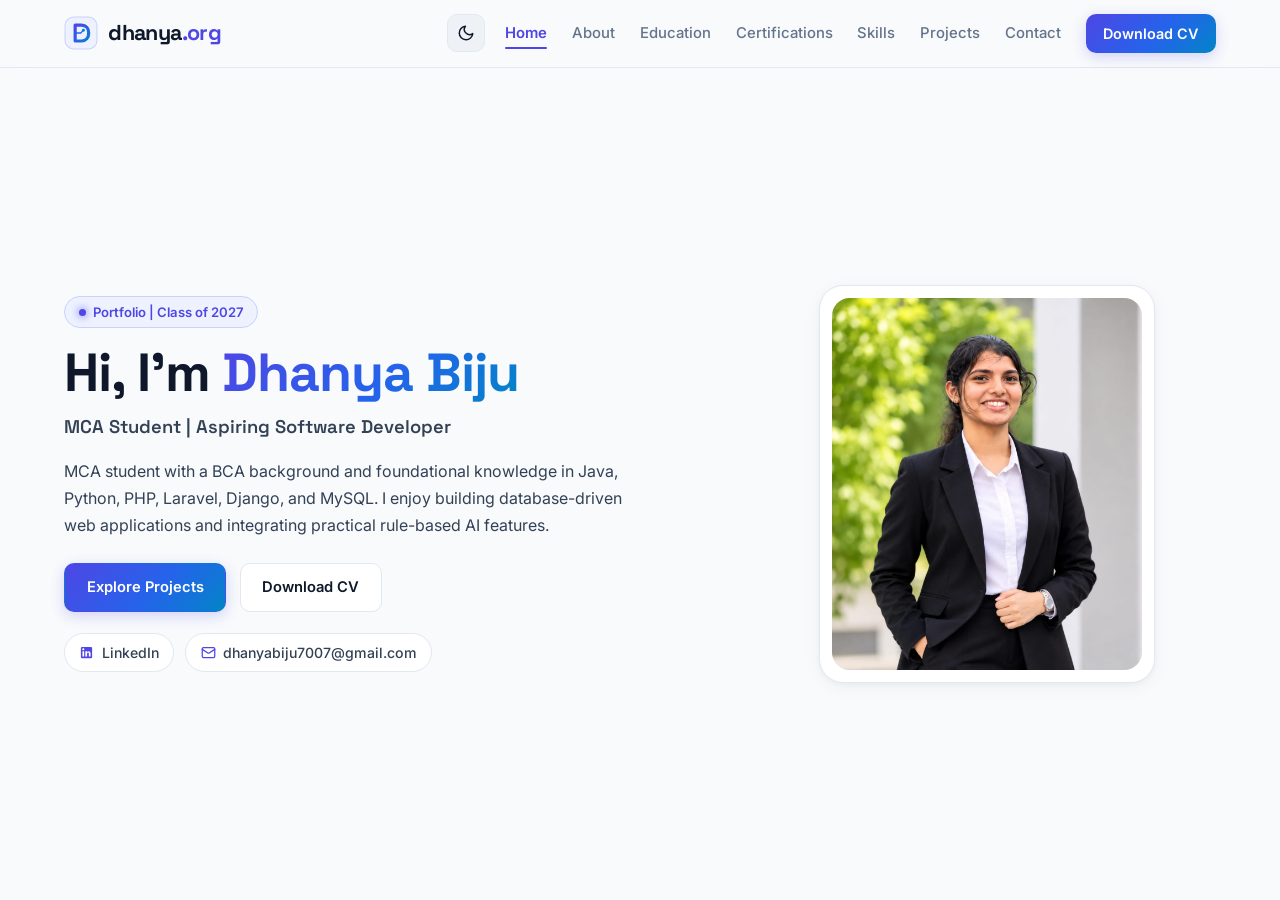
<file: TechNova/index.html>
<!DOCTYPE html>
<html lang="en">

<head>
    <meta charset="UTF-8">
    <meta name="viewport" content="width=device-width, initial-scale=1.0">
    <title>Dhanya Biju | MCA Student &amp; Aspiring Software Developer</title>
    <meta name="description"
        content="Portfolio of Dhanya Biju — MCA Student and Aspiring Software Developer skilled in Java, Python, PHP, Laravel, Django, MySQL, and rule-based AI web applications.">
    <meta property="og:title" content="Dhanya Biju | Portfolio">
    <meta property="og:description"
        content="MCA Student and Aspiring Software Developer building clean, database-driven web applications.">
    <meta property="og:type" content="website">
    <meta property="og:site_name" content="dhanya.org">
    <meta property="og:image" content="Assets/image/image.jpeg">
    <link rel="icon" type="image/svg+xml" href="Assets/image/favicon.svg">
    <link rel="preconnect" href="https://fonts.googleapis.com">
    <link rel="preconnect" href="https://fonts.gstatic.com" crossorigin>
    <link
        href="https://fonts.googleapis.com/css2?family=Inter:wght@400;500;600;700&family=Space+Grotesk:wght@500;600;700&display=swap"
        rel="stylesheet">
    <link rel="stylesheet" href="Assets/css/common.css">
    <link rel="stylesheet" href="Assets/css/style.css">
    <script>
        (function () {
            var theme = localStorage.getItem('portfolio-theme');
            if (!theme) {
                theme = (window.matchMedia && window.matchMedia('(prefers-color-scheme: dark)').matches) ? 'dark' : 'light';
            }
            document.documentElement.setAttribute('data-theme', theme);
        })();
    </script>
</head>

<body>
    <a href="#main-content" class="skip-link">Skip to main content</a>

    <header class="navbar">
        <div class="nav-inner">
            <a href="index.html" class="logo" aria-label="dhanya.org home">
                <img src="Assets/image/logo.svg" alt="dhanya.org logo" class="logo-icon" width="34" height="34">
                <span class="logo-text">dhanya<span>.org</span></span>
            </a>

            <div class="nav-right">
                <button type="button" id="themeToggle" class="theme-toggle-btn" aria-label="Toggle color theme"
                    title="Toggle theme">
                    <svg class="sun-icon" viewBox="0 0 24 24" fill="none" stroke="currentColor" stroke-width="2"
                        stroke-linecap="round" stroke-linejoin="round" aria-hidden="true">
                        <circle cx="12" cy="12" r="5"></circle>
                        <line x1="12" y1="1" x2="12" y2="3"></line>
                        <line x1="12" y1="21" x2="12" y2="23"></line>
                        <line x1="4.22" y1="4.22" x2="5.64" y2="5.64"></line>
                        <line x1="18.36" y1="18.36" x2="19.78" y2="19.78"></line>
                        <line x1="1" y1="12" x2="3" y2="12"></line>
                        <line x1="21" y1="12" x2="23" y2="12"></line>
                        <line x1="4.22" y1="19.78" x2="5.64" y2="18.36"></line>
                        <line x1="18.36" y1="5.64" x2="19.78" y2="4.22"></line>
                    </svg>
                    <svg class="moon-icon" viewBox="0 0 24 24" fill="none" stroke="currentColor" stroke-width="2"
                        stroke-linecap="round" stroke-linejoin="round" aria-hidden="true">
                        <path d="M21 12.79A9 9 0 1 1 11.21 3 7 7 0 0 0 21 12.79z"></path>
                    </svg>
                </button>

                <button type="button" id="navToggle" class="nav-toggle" aria-label="Toggle navigation menu"
                    aria-expanded="false" aria-controls="navMenu">
                    <span class="nav-toggle-bar"></span>
                    <span class="nav-toggle-bar"></span>
                    <span class="nav-toggle-bar"></span>
                </button>

                <nav aria-label="Primary Navigation">
                    <ul id="navMenu" class="nav-links">
                        <li><a href="index.html" class="active" aria-current="page">Home</a></li>
                        <li><a href="about.html">About</a></li>
                        <li><a href="education.html">Education</a></li>
                        <li><a href="certifications.html">Certifications</a></li>
                        <li><a href="skills.html">Skills</a></li>
                        <li><a href="projects.html">Projects</a></li>
                        <li><a href="contacts.html">Contact</a></li>
                        <li><a href="Assets/documents/resume.pdf" target="_blank" rel="noopener noreferrer"
                                class="nav-btn">Download CV</a></li>
                    </ul>
                </nav>
            </div>
        </div>
    </header>

    <main id="main-content">
        <section class="page-section" aria-labelledby="hero-heading">
            <div class="container">
                <div class="hero-grid">
                    <div class="hero-content">
                        <span class="hero-label">
                            <span class="hero-label-dot" aria-hidden="true"></span>
                            Portfolio | Class of 2027
                        </span>
                        <h1 id="hero-heading">Hi, I'm <span>Dhanya Biju</span></h1>
                        <p class="hero-role">MCA Student | Aspiring Software Developer</p>
                        <p class="hero-intro">
                            MCA student with a BCA background and foundational knowledge in Java, Python, PHP, Laravel,
                            Django, and MySQL. I enjoy building database-driven web applications and integrating
                            practical rule-based AI features.
                        </p>

                        <div class="hero-actions">
                            <a href="projects.html" class="btn btn-primary">Explore Projects</a>
                            <a href="Assets/documents/resume.pdf" target="_blank" rel="noopener noreferrer"
                                class="btn btn-outline">Download CV</a>
                        </div>

                        <div class="hero-links">
                            <a href="https://www.linkedin.com/in/dhanya-biju2003" target="_blank"
                                rel="noopener noreferrer" class="social-pill">
                                <svg viewBox="0 0 24 24" fill="currentColor" aria-hidden="true">
                                    <path
                                        d="M19 3a2 2 0 0 1 2 2v14a2 2 0 0 1-2 2H5a2 2 0 0 1-2-2V5a2 2 0 0 1 2-2h14m-.5 15.5v-5.3a3.26 3.26 0 0 0-3.26-3.26c-.85 0-1.84.52-2.28 1.3v-1.11h-2.79v8.37h2.79v-4.93c0-.77.62-1.4 1.39-1.4a1.4 1.4 0 0 1 1.4 1.4v4.93h2.75M6.88 8.56a1.68 1.68 0 0 0 1.68-1.68c0-.93-.75-1.69-1.68-1.69a1.69 1.69 0 0 0-1.69 1.69c0 .93.76 1.68 1.69 1.68m1.39 9.94v-8.37H5.5v8.37h2.77z">
                                    </path>
                                </svg>
                                <span>LinkedIn</span>
                            </a>
                            <a href="mailto:dhanyabiju7007@gmail.com" class="social-pill">
                                <svg viewBox="0 0 24 24" fill="none" stroke="currentColor" stroke-width="2"
                                    stroke-linecap="round" stroke-linejoin="round" aria-hidden="true">
                                    <rect x="2" y="4" width="20" height="16" rx="2"></rect>
                                    <path d="m22 7-8.97 5.7a1.94 1.94 0 0 1-2.06 0L2 7"></path>
                                </svg>
                                <span>dhanyabiju7007@gmail.com</span>
                            </a>
                        </div>
                    </div>

                    <div class="hero-visual">
                        <div class="portrait-backdrop">
                            <div class="portrait-frame">
                                <img src="Assets/image/image.jpeg" alt="Portrait of Dhanya Biju" width="310"
                                    height="372" loading="eager" decoding="async">
                            </div>
                        </div>
                    </div>
                </div>
            </div>
        </section>
    </main>

    <button type="button" id="backToTop" class="back-to-top" aria-label="Back to top">
        <svg viewBox="0 0 24 24" fill="none" stroke="currentColor" stroke-width="2.2" stroke-linecap="round"
            stroke-linejoin="round" aria-hidden="true">
            <polyline points="18 15 12 9 6 15"></polyline>
        </svg>
    </button>

    <script src="Assets/javascript/common.js" defer></script>
</body>

</html>
</file>
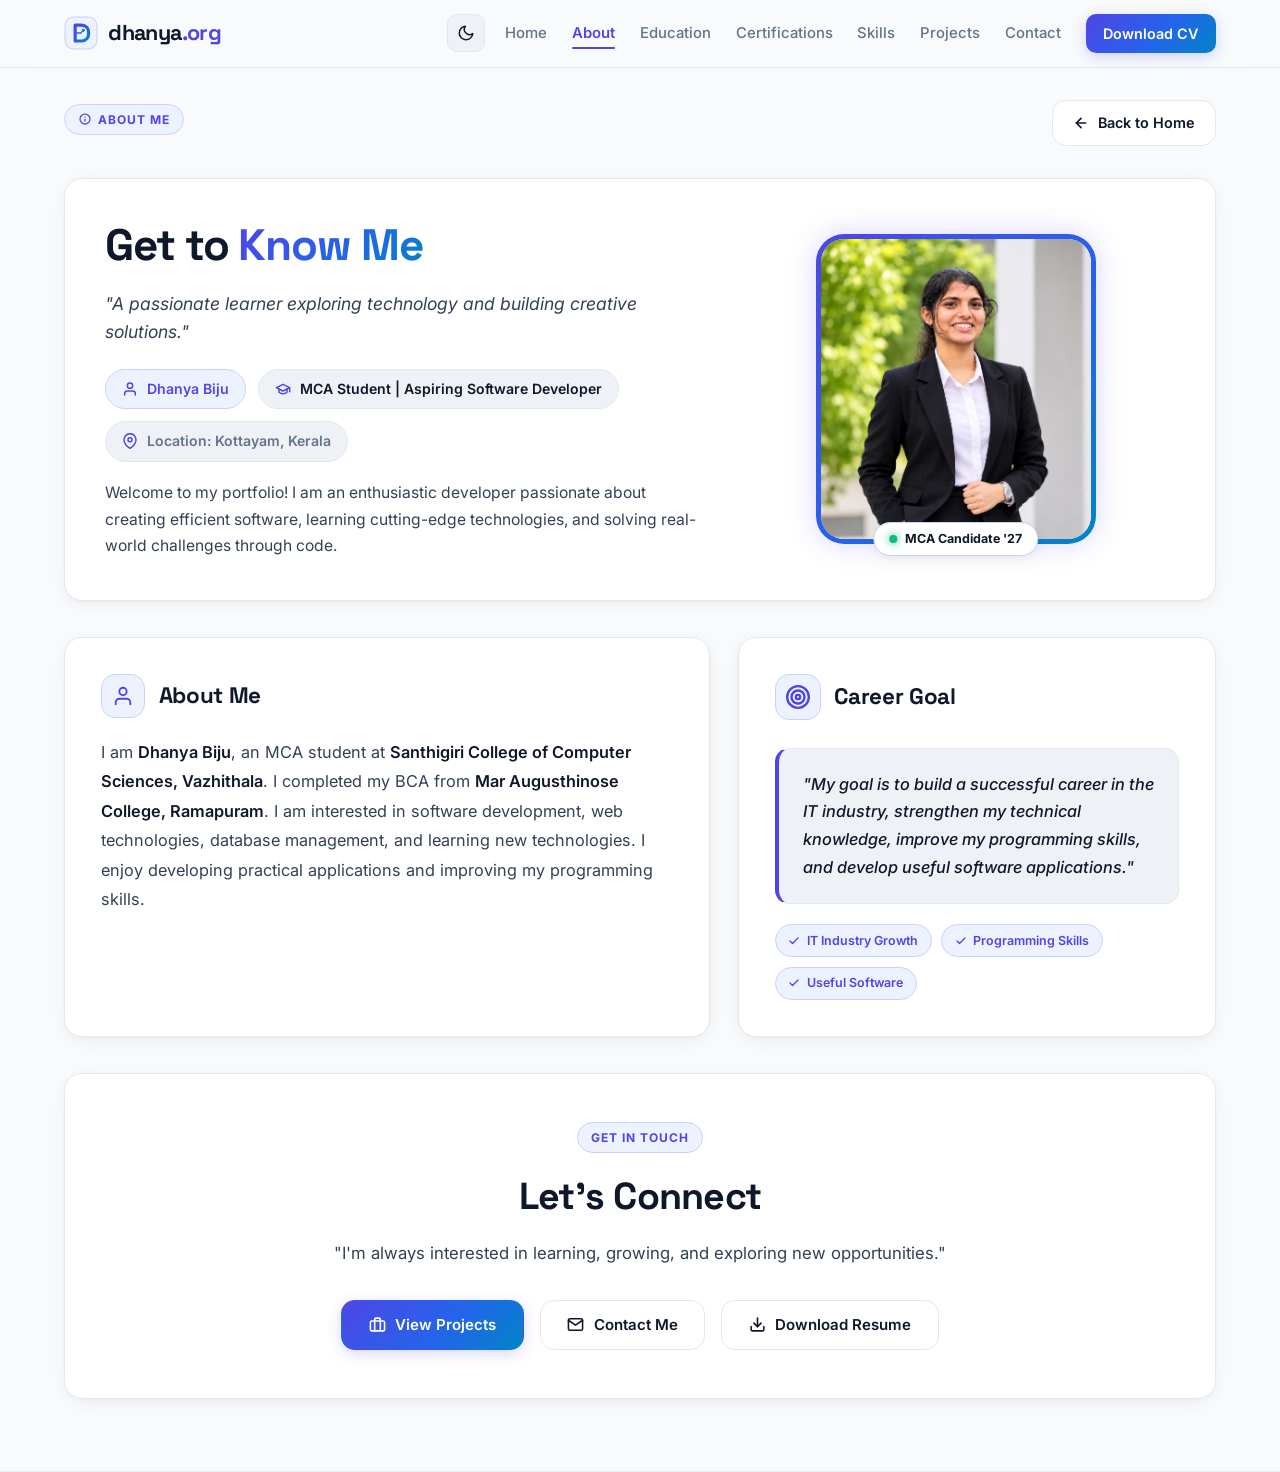
<file: about.html>
<!DOCTYPE html>
<html lang="en">

<head>
    <meta charset="UTF-8">
    <meta name="viewport" content="width=device-width, initial-scale=1.0">
    <title>About Me | Dhanya Biju — dhanya.org</title>
    <meta name="description"
        content="Get to know Dhanya Biju — MCA student at Santhigiri College of Computer Sciences, aspiring software developer, technical interests, career goals, and technical knowledge.">
    <meta property="og:title" content="About Me | Dhanya Biju">
    <meta property="og:description"
        content="A passionate learner exploring technology and building creative solutions. Get to know Dhanya Biju.">
    <meta property="og:type" content="profile">
    <meta property="og:site_name" content="dhanya.org">
    <meta property="og:image" content="Assets/image/image.jpeg">
    <link rel="icon" type="image/svg+xml" href="Assets/image/favicon.svg">
    <link rel="preconnect" href="https://fonts.googleapis.com">
    <link rel="preconnect" href="https://fonts.gstatic.com" crossorigin>
    <link
        href="https://fonts.googleapis.com/css2?family=Inter:wght@400;500;600;700&family=Space+Grotesk:wght@500;600;700&display=swap"
        rel="stylesheet">
    <link rel="stylesheet" href="Assets/css/common.css">
    <link rel="stylesheet" href="Assets/css/about.css">
    <script>
        (function () {
            var theme = localStorage.getItem('portfolio-theme');
            if (!theme) {
                theme = (window.matchMedia && window.matchMedia('(prefers-color-scheme: dark)').matches) ? 'dark' : 'light';
            }
            document.documentElement.setAttribute('data-theme', theme);
        })();
    </script>
</head>

<body>
    <a href="#main-content" class="skip-link">Skip to main content</a>

    <!-- Sticky Main Navigation -->
    <header class="navbar">
        <div class="nav-inner">
            <a href="index.html" class="logo" aria-label="dhanya.org home">
                <img src="Assets/image/logo.svg" alt="dhanya.org logo" class="logo-icon" width="34" height="34">
                <span class="logo-text">dhanya<span>.org</span></span>
            </a>

            <div class="nav-right">
                <button type="button" id="themeToggle" class="theme-toggle-btn" aria-label="Toggle color theme"
                    title="Toggle theme">
                    <svg class="sun-icon" viewBox="0 0 24 24" fill="none" stroke="currentColor" stroke-width="2"
                        stroke-linecap="round" stroke-linejoin="round" aria-hidden="true">
                        <circle cx="12" cy="12" r="5"></circle>
                        <line x1="12" y1="1" x2="12" y2="3"></line>
                        <line x1="12" y1="21" x2="12" y2="23"></line>
                        <line x1="4.22" y1="4.22" x2="5.64" y2="5.64"></line>
                        <line x1="18.36" y1="18.36" x2="19.78" y2="19.78"></line>
                        <line x1="1" y1="12" x2="3" y2="12"></line>
                        <line x1="21" y1="12" x2="23" y2="12"></line>
                        <line x1="4.22" y1="19.78" x2="5.64" y2="18.36"></line>
                        <line x1="18.36" y1="5.64" x2="19.78" y2="4.22"></line>
                    </svg>
                    <svg class="moon-icon" viewBox="0 0 24 24" fill="none" stroke="currentColor" stroke-width="2"
                        stroke-linecap="round" stroke-linejoin="round" aria-hidden="true">
                        <path d="M21 12.79A9 9 0 1 1 11.21 3 7 7 0 0 0 21 12.79z"></path>
                    </svg>
                </button>

                <button type="button" id="navToggle" class="nav-toggle" aria-label="Toggle navigation menu"
                    aria-expanded="false" aria-controls="navMenu">
                    <span class="nav-toggle-bar"></span>
                    <span class="nav-toggle-bar"></span>
                    <span class="nav-toggle-bar"></span>
                </button>

                <nav aria-label="Primary Navigation">
                    <ul id="navMenu" class="nav-links">
                        <li><a href="index.html">Home</a></li>
                        <li><a href="about.html" class="active" aria-current="page">About</a></li>
                        <li><a href="education.html">Education</a></li>
                        <li><a href="certifications.html">Certifications</a></li>
                        <li><a href="skills.html">Skills</a></li>
                        <li><a href="projects.html">Projects</a></li>
                        <li><a href="contacts.html">Contact</a></li>
                        <li><a href="Assets/documents/resume.pdf" target="_blank" rel="noopener noreferrer"
                                class="nav-btn">Download CV</a></li>
                    </ul>
                </nav>
            </div>
        </div>
    </header>

    <main id="main-content">
        <section class="page-section about-page-section" aria-labelledby="about-heading">
            <div class="container">

                <!-- 1. Page Header with Subtle Entrance Animation & Back Home Action -->
                <div class="about-top-header">
                    <div class="about-header-meta">
                        <span class="page-eyebrow neon-badge">
                            <svg width="12" height="12" viewBox="0 0 24 24" fill="none" stroke="currentColor"
                                stroke-width="2.5" stroke-linecap="round" stroke-linejoin="round" aria-hidden="true">
                                <circle cx="12" cy="12" r="10"></circle>
                                <line x1="12" y1="16" x2="12" y2="12"></line>
                                <line x1="12" y1="8" x2="12.01" y2="8"></line>
                            </svg>
                            About Me
                        </span>
                    </div>
                    <div class="about-header-actions">
                        <a href="index.html" class="btn btn-outline back-home-btn"
                            aria-label="Return to portfolio home page">
                            <svg width="16" height="16" viewBox="0 0 24 24" fill="none" stroke="currentColor"
                                stroke-width="2.5" stroke-linecap="round" stroke-linejoin="round" aria-hidden="true">
                                <line x1="19" y1="12" x2="5" y2="12"></line>
                                <polyline points="12 19 5 12 12 5"></polyline>
                            </svg>
                            Back to Home
                        </a>
                    </div>
                </div>

                <!-- =========================================
                     1 & 2. HERO & PROFILE SECTION
                     ========================================= -->
                <article class="about-glass-card about-hero-card">
                    <div class="about-hero-grid">
                        <div class="about-hero-content">
                            <h1 id="about-heading" class="about-hero-title">
                                Get to <span class="gradient-text">Know Me</span>
                            </h1>

                            <p class="about-hero-subtitle">
                                "A passionate learner exploring technology and building creative solutions."
                            </p>

                            <!-- Identity Badges Strip -->
                            <div class="identity-meta-row" aria-label="Personal Details">
                                <span class="identity-pill name-pill">
                                    <svg width="16" height="16" viewBox="0 0 24 24" fill="none" stroke="currentColor"
                                        stroke-width="2.2" stroke-linecap="round" stroke-linejoin="round"
                                        aria-hidden="true">
                                        <path d="M20 21v-2a4 4 0 0 0-4-4H8a4 4 0 0 0-4 4v2"></path>
                                        <circle cx="12" cy="7" r="4"></circle>
                                    </svg>
                                    Dhanya Biju
                                </span>

                                <span class="identity-pill role-pill">
                                    <svg width="16" height="16" viewBox="0 0 24 24" fill="none" stroke="currentColor"
                                        stroke-width="2.2" stroke-linecap="round" stroke-linejoin="round"
                                        aria-hidden="true">
                                        <path d="M22 10v6M2 10l10-5 10 5-10 5z"></path>
                                        <path d="M6 12v5c3 3 9 3 12 0v-5"></path>
                                    </svg>
                                    MCA Student | Aspiring Software Developer
                                </span>

                                <span class="identity-pill location-pill">
                                    <svg width="16" height="16" viewBox="0 0 24 24" fill="none" stroke="currentColor"
                                        stroke-width="2.2" stroke-linecap="round" stroke-linejoin="round"
                                        aria-hidden="true">
                                        <path d="M21 10c0 7-9 13-9 13s-9-6-9-13a9 9 0 0 1 18 0z"></path>
                                        <circle cx="12" cy="10" r="3"></circle>
                                    </svg>
                                    Location: Kottayam, Kerala
                                </span>
                            </div>

                            <!-- Short Professional Introduction -->
                            <p class="about-hero-intro-text">
                                Welcome to my portfolio! I am an enthusiastic developer passionate about creating
                                efficient software, learning cutting-edge technologies, and solving real-world
                                challenges through code.
                            </p>
                        </div>

                        <!-- Right Side: Rounded Profile Image with Blue-Purple Gradient Border & Glow -->
                        <div class="about-hero-photo-wrap">
                            <div class="profile-glow-ring" role="img" aria-label="Profile photograph of Dhanya Biju">
                                <div class="profile-inner-frame">
                                    <img src="Assets/image/image.jpeg" alt="Dhanya Biju portrait photograph" width="280"
                                        height="310" loading="eager" decoding="async">
                                </div>
                                <div class="profile-status-badge" aria-hidden="true">
                                    <span class="status-indicator-dot"></span>
                                    <span>MCA Candidate '27</span>
                                </div>
                            </div>
                        </div>
                    </div>
                </article>

                <!-- =========================================
                     3. ABOUT ME & 5. CAREER GOAL SECTION
                     ========================================= -->
                <div class="intro-career-grid">
                    <!-- 3. About Me Card -->
                    <article class="about-glass-card intro-card">
                        <div class="section-card-header">
                            <span class="section-icon-wrap" aria-hidden="true">
                                <svg width="22" height="22" viewBox="0 0 24 24" fill="none" stroke="currentColor"
                                    stroke-width="2" stroke-linecap="round" stroke-linejoin="round">
                                    <path d="M20 21v-2a4 4 0 0 0-4-4H8a4 4 0 0 0-4 4v2"></path>
                                    <circle cx="12" cy="7" r="4"></circle>
                                </svg>
                            </span>
                            <h2 class="section-card-title">About Me</h2>
                        </div>

                        <div class="intro-card-body">
                            <p>
                                I am <strong>Dhanya Biju</strong>, an MCA student at <strong>Santhigiri College of
                                    Computer Sciences, Vazhithala</strong>. I completed my BCA from <strong>Mar
                                    Augusthinose College, Ramapuram</strong>. I am interested in software development,
                                web technologies, database management, and learning new technologies. I enjoy developing
                                practical applications and improving my programming skills.
                            </p>
                        </div>
                    </article>

                    <!-- 5. Career Goal Highlighted Card -->
                    <aside class="about-glass-card career-card">
                        <div class="section-card-header">
                            <span class="career-target-badge" aria-hidden="true">
                                <!-- Target Icon -->
                                <svg width="26" height="26" viewBox="0 0 24 24" fill="none" stroke="currentColor"
                                    stroke-width="2.2" stroke-linecap="round" stroke-linejoin="round">
                                    <circle cx="12" cy="12" r="10"></circle>
                                    <circle cx="12" cy="12" r="6"></circle>
                                    <circle cx="12" cy="12" r="2"></circle>
                                </svg>
                            </span>
                            <h2 class="section-card-title">Career Goal</h2>
                        </div>

                        <div class="career-quote-box">
                            <p class="career-quote-text">
                                "My goal is to build a successful career in the IT industry, strengthen my technical
                                knowledge, improve my programming skills, and develop useful software applications."
                            </p>
                        </div>

                        <div class="career-tag-list" aria-label="Career Focus Areas">
                            <span class="career-tag">
                                <svg width="12" height="12" viewBox="0 0 24 24" fill="none" stroke="currentColor"
                                    stroke-width="2.5" stroke-linecap="round" stroke-linejoin="round"
                                    aria-hidden="true">
                                    <polyline points="20 6 9 17 4 12"></polyline>
                                </svg>
                                IT Industry Growth
                            </span>
                            <span class="career-tag">
                                <svg width="12" height="12" viewBox="0 0 24 24" fill="none" stroke="currentColor"
                                    stroke-width="2.5" stroke-linecap="round" stroke-linejoin="round"
                                    aria-hidden="true">
                                    <polyline points="20 6 9 17 4 12"></polyline>
                                </svg>
                                Programming Skills
                            </span>
                            <span class="career-tag">
                                <svg width="12" height="12" viewBox="0 0 24 24" fill="none" stroke="currentColor"
                                    stroke-width="2.5" stroke-linecap="round" stroke-linejoin="round"
                                    aria-hidden="true">
                                    <polyline points="20 6 9 17 4 12"></polyline>
                                </svg>
                                Useful Software
                            </span>
                        </div>
                    </aside>
                </div>




                <!-- =========================================
                     6. CALL TO ACTION — LET'S CONNECT
                     ========================================= -->
                <section class="about-cta-block" aria-labelledby="cta-heading">
                    <div class="about-glass-card about-cta-card">
                        <div class="about-cta-content">
                            <span class="neon-badge" style="margin-bottom: 0.85rem;">Get in Touch</span>
                            <h2 id="cta-heading" class="about-cta-title">Let's Connect</h2>
                            <p class="about-cta-desc">
                                "I'm always interested in learning, growing, and exploring new opportunities."
                            </p>
                            <div class="about-cta-actions">
                                <a href="projects.html" class="btn btn-primary about-cta-btn">
                                    <svg width="17" height="17" viewBox="0 0 24 24" fill="none" stroke="currentColor"
                                        stroke-width="2.2" stroke-linecap="round" stroke-linejoin="round"
                                        aria-hidden="true">
                                        <rect x="2" y="7" width="20" height="14" rx="2" ry="2"></rect>
                                        <path d="M16 21V5a2 2 0 0 0-2-2h-4a2 2 0 0 0-2 2v16"></path>
                                    </svg>
                                    View Projects
                                </a>
                                <a href="contacts.html" class="btn btn-outline about-cta-btn">
                                    <svg width="17" height="17" viewBox="0 0 24 24" fill="none" stroke="currentColor"
                                        stroke-width="2.2" stroke-linecap="round" stroke-linejoin="round"
                                        aria-hidden="true">
                                        <path
                                            d="M4 4h16c1.1 0 2 .9 2 2v12c0 1.1-.9 2-2 2H4c-1.1 0-2-.9-2-2V6c0-1.1.9-2 2-2z">
                                        </path>
                                        <polyline points="22,6 12,13 2,6"></polyline>
                                    </svg>
                                    Contact Me
                                </a>
                                <a href="Assets/documents/resume.pdf" target="_blank" rel="noopener noreferrer"
                                    class="btn btn-outline about-cta-btn">
                                    <svg width="17" height="17" viewBox="0 0 24 24" fill="none" stroke="currentColor"
                                        stroke-width="2.2" stroke-linecap="round" stroke-linejoin="round"
                                        aria-hidden="true">
                                        <path d="M21 15v4a2 2 0 0 1-2 2H5a2 2 0 0 1-2-2v-4"></path>
                                        <polyline points="7 10 12 15 17 10"></polyline>
                                        <line x1="12" y1="15" x2="12" y2="3"></line>
                                    </svg>
                                    Download Resume
                                </a>
                            </div>
                        </div>
                    </div>
                </section>

            </div>
        </section>
    </main>

    <!-- Scroll to Top Button -->
    <button type="button" id="backToTop" class="back-to-top" aria-label="Back to top">
        <svg viewBox="0 0 24 24" fill="none" stroke="currentColor" stroke-width="2.2" stroke-linecap="round"
            stroke-linejoin="round" aria-hidden="true">
            <polyline points="18 15 12 9 6 15"></polyline>
        </svg>
    </button>

    <script src="Assets/javascript/common.js" defer></script>
</body>

</html>
</file>
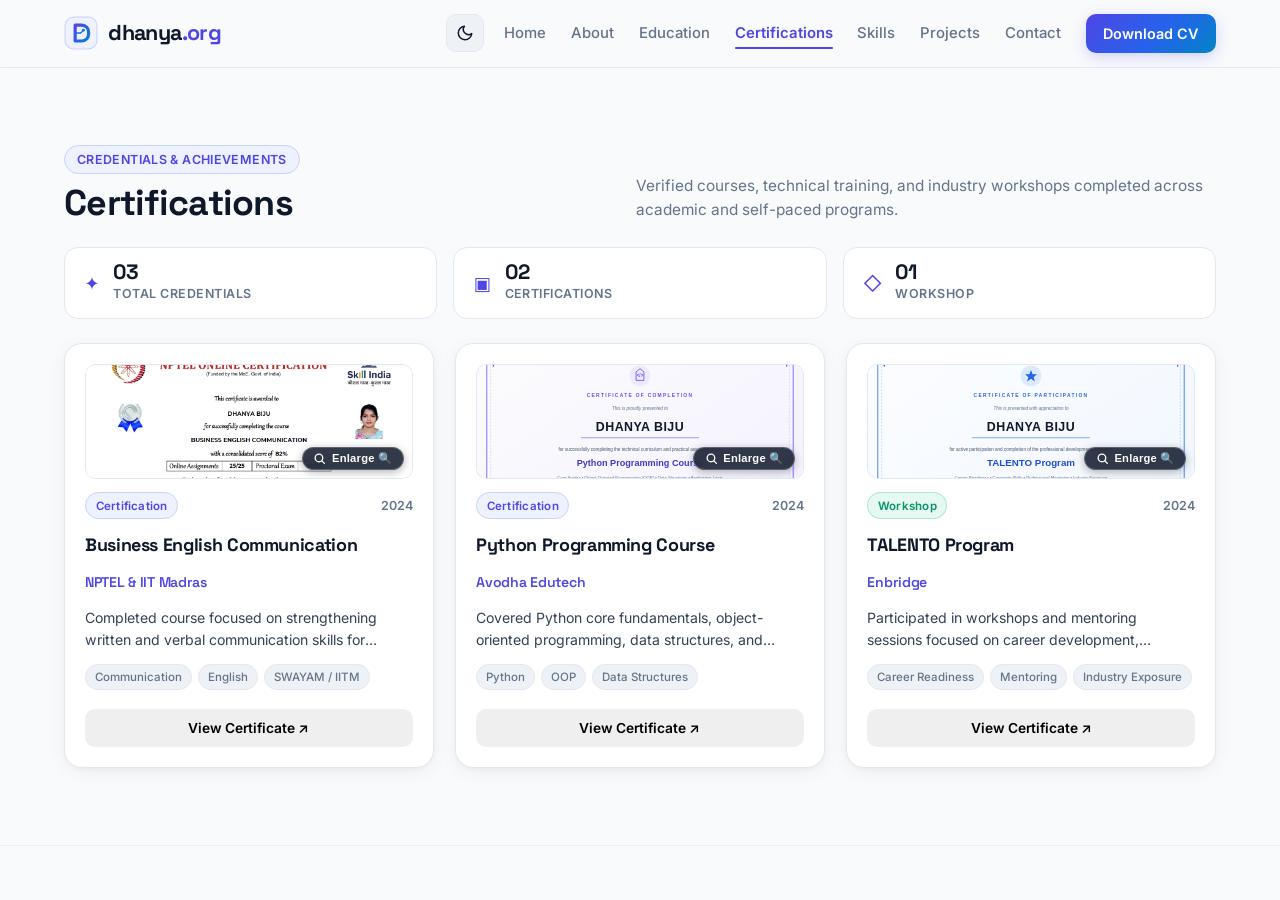
<file: certifications.html>
<!DOCTYPE html>
<html lang="en">

<head>
    <meta charset="UTF-8">
    <meta name="viewport" content="width=device-width, initial-scale=1.0">
    <title>Certificates | Dhanya Biju — dhanya.org</title>
    <meta name="description"
        content="Professional certifications and workshops completed by Dhanya Biju: Business English Communication (NPTEL &amp; IIT Madras), Python Programming (Avodha), and TALENTO Program (Enbridge).">
    <meta property="og:title" content="Certificates | Dhanya Biju">
    <meta property="og:description"
        content="Verified credentials, training programs, and professional development workshops of Dhanya Biju.">
    <meta property="og:type" content="website">
    <meta property="og:site_name" content="dhanya.org">
    <link rel="icon" type="image/svg+xml" href="Assets/image/favicon.svg">
    <link rel="preconnect" href="https://fonts.googleapis.com">
    <link rel="preconnect" href="https://fonts.gstatic.com" crossorigin>
    <link
        href="https://fonts.googleapis.com/css2?family=Inter:wght@400;500;600;700&family=Space+Grotesk:wght@500;600;700&display=swap"
        rel="stylesheet">
    <link rel="stylesheet" href="Assets/css/common.css">
    <link rel="stylesheet" href="Assets/css/certifications.css">
    <script>
        (function () {
            var theme = localStorage.getItem('portfolio-theme');
            if (!theme) {
                theme = (window.matchMedia && window.matchMedia('(prefers-color-scheme: dark)').matches) ? 'dark' : 'light';
            }
            document.documentElement.setAttribute('data-theme', theme);
        })();
    </script>
</head>

<body>
    <a href="#main-content" class="skip-link">Skip to main content</a>

    <header class="navbar">
        <div class="nav-inner">
            <a href="index.html" class="logo" aria-label="dhanya.org home">
                <img src="Assets/image/logo.svg" alt="dhanya.org logo" class="logo-icon" width="34" height="34">
                <span class="logo-text">dhanya<span>.org</span></span>
            </a>

            <div class="nav-right">
                <button type="button" id="themeToggle" class="theme-toggle-btn" aria-label="Toggle color theme"
                    title="Toggle theme">
                    <svg class="sun-icon" viewBox="0 0 24 24" fill="none" stroke="currentColor" stroke-width="2"
                        stroke-linecap="round" stroke-linejoin="round" aria-hidden="true">
                        <circle cx="12" cy="12" r="5"></circle>
                        <line x1="12" y1="1" x2="12" y2="3"></line>
                        <line x1="12" y1="21" x2="12" y2="23"></line>
                        <line x1="4.22" y1="4.22" x2="5.64" y2="5.64"></line>
                        <line x1="18.36" y1="18.36" x2="19.78" y2="19.78"></line>
                        <line x1="1" y1="12" x2="3" y2="12"></line>
                        <line x1="21" y1="12" x2="23" y2="12"></line>
                        <line x1="4.22" y1="19.78" x2="5.64" y2="18.36"></line>
                        <line x1="18.36" y1="5.64" x2="19.78" y2="4.22"></line>
                    </svg>
                    <svg class="moon-icon" viewBox="0 0 24 24" fill="none" stroke="currentColor" stroke-width="2"
                        stroke-linecap="round" stroke-linejoin="round" aria-hidden="true">
                        <path d="M21 12.79A9 9 0 1 1 11.21 3 7 7 0 0 0 21 12.79z"></path>
                    </svg>
                </button>

                <button type="button" id="navToggle" class="nav-toggle" aria-label="Toggle navigation menu"
                    aria-expanded="false" aria-controls="navMenu">
                    <span class="nav-toggle-bar"></span>
                    <span class="nav-toggle-bar"></span>
                    <span class="nav-toggle-bar"></span>
                </button>

                <nav aria-label="Primary Navigation">
                    <ul id="navMenu" class="nav-links">
                        <li><a href="index.html">Home</a></li>
                        <li><a href="about.html">About</a></li>
                        <li><a href="education.html">Education</a></li>
                        <li><a href="certifications.html" class="active" aria-current="page">Certifications</a></li>
                        <li><a href="skills.html">Skills</a></li>
                        <li><a href="projects.html">Projects</a></li>
                        <li><a href="contacts.html">Contact</a></li>
                        <li><a href="Assets/documents/resume.pdf" target="_blank" rel="noopener noreferrer"
                                class="nav-btn">Download CV</a></li>
                    </ul>
                </nav>
            </div>
        </div>
    </header>

    <main id="main-content">
        <section class="page-section" aria-labelledby="certs-heading">
            <div class="container">
                <div class="page-header">
                    <div>
                        <span class="page-eyebrow">Credentials &amp; Achievements</span>
                        <h1 id="certs-heading" class="page-title">Certifications</h1>
                    </div>
                    <p class="page-subtitle">Verified courses, technical training, and industry workshops completed across academic and self-paced programs.</p>
                </div>

                <!-- Stats Summary Row -->
                <div class="cert-stats" aria-label="Credentials Summary">
                    <div class="cert-stat-item">
                        <span class="cert-stat-icon" aria-hidden="true">✦</span>
                        <div class="cert-stat-info">
                            <span class="cert-stat-num">03</span>
                            <span class="cert-stat-label">Total Credentials</span>
                        </div>
                    </div>
                    <div class="cert-stat-item">
                        <span class="cert-stat-icon" aria-hidden="true">▣</span>
                        <div class="cert-stat-info">
                            <span class="cert-stat-num">02</span>
                            <span class="cert-stat-label">Certifications</span>
                        </div>
                    </div>
                    <div class="cert-stat-item">
                        <span class="cert-stat-icon" aria-hidden="true">◇</span>
                        <div class="cert-stat-info">
                            <span class="cert-stat-num">01</span>
                            <span class="cert-stat-label">Workshop</span>
                        </div>
                    </div>
                </div>

                <!-- 3-Column Certificate Grid ("33 grid") -->
                <div class="cert-grid">
                    <!-- Certificate 1: NPTEL -->
                    <article class="card cert-card">
                        <button type="button" class="cert-preview-btn"
                            data-cert-src="Assets/image/cert-nptel.jpg"
                            data-cert-title="Business English Communication"
                            data-cert-issuer="NPTEL &amp; IIT Madras"
                            data-cert-year="2024"
                            data-cert-type="Certification"
                            data-cert-desc="Successfully completed through the Ministry of Education (Govt. of India) SWAYAM portal and IIT Madras, focusing on professional vocabulary, written business communication, and executive presentation standards."
                            aria-label="View Business English Communication certificate in large view">
                            <div class="cert-preview-wrap">
                                <img src="Assets/image/cert-nptel.jpg"
                                    alt="Business English Communication certificate issued by NPTEL &amp; IIT Madras"
                                    width="480" height="320" loading="eager">
                                <span class="cert-preview-zoom" aria-hidden="true">
                                    <svg width="13" height="13" viewBox="0 0 24 24" fill="none" stroke="currentColor"
                                        stroke-width="2.5" stroke-linecap="round" stroke-linejoin="round">
                                        <circle cx="11" cy="11" r="7"></circle>
                                        <line x1="21" y1="21" x2="16.65" y2="16.65"></line>
                                    </svg>
                                    Enlarge 🔍
                                </span>
                            </div>
                        </button>
                        <div class="cert-header-meta">
                            <span class="cert-type-pill cert-pill--cert">Certification</span>
                            <span class="cert-year">2024</span>
                        </div>
                        <h2 class="cert-title">Business English Communication</h2>
                        <h3 class="cert-issuer">NPTEL &amp; IIT Madras</h3>
                        <p class="cert-desc">
                            Completed course focused on strengthening written and verbal communication skills for academic and professional workplace environments.
                        </p>
                        <div class="tag-list">
                            <span class="tag">Communication</span>
                            <span class="tag">English</span>
                            <span class="tag">SWAYAM / IITM</span>
                        </div>
                        <div class="cert-actions">
                            <button type="button" class="btn btn-secondary cert-view-btn"
                                data-cert-src="Assets/image/cert-nptel.jpg"
                                data-cert-title="Business English Communication"
                                data-cert-issuer="NPTEL &amp; IIT Madras"
                                data-cert-year="2024"
                                data-cert-type="Certification"
                                data-cert-desc="Successfully completed through the Ministry of Education (Govt. of India) SWAYAM portal and IIT Madras, focusing on professional vocabulary, written business communication, and executive presentation standards.">
                                View Certificate ↗
                            </button>
                        </div>
                    </article>

                    <!-- Certificate 2: Python (Avodha) -->
                    <article class="card cert-card">
                        <button type="button" class="cert-preview-btn"
                            data-cert-src="Assets/image/cert-python.svg"
                            data-cert-title="Python Programming Course"
                            data-cert-issuer="Avodha Edutech"
                            data-cert-year="2024"
                            data-cert-type="Certification"
                            data-cert-desc="Completed practical training covering Python fundamentals, object-oriented programming (OOP), data structures, algorithms, and application development."
                            aria-label="View Python Programming Course certificate in large view">
                            <div class="cert-preview-wrap">
                                <img src="Assets/image/cert-python.svg"
                                    alt="Python Programming Course certificate issued by Avodha Edutech"
                                    width="480" height="320" loading="eager">
                                <span class="cert-preview-zoom" aria-hidden="true">
                                    <svg width="13" height="13" viewBox="0 0 24 24" fill="none" stroke="currentColor"
                                        stroke-width="2.5" stroke-linecap="round" stroke-linejoin="round">
                                        <circle cx="11" cy="11" r="7"></circle>
                                        <line x1="21" y1="21" x2="16.65" y2="16.65"></line>
                                    </svg>
                                    Enlarge 🔍
                                </span>
                            </div>
                        </button>
                        <div class="cert-header-meta">
                            <span class="cert-type-pill cert-pill--cert">Certification</span>
                            <span class="cert-year">2024</span>
                        </div>
                        <h2 class="cert-title">Python Programming Course</h2>
                        <h3 class="cert-issuer">Avodha Edutech</h3>
                        <p class="cert-desc">
                            Covered Python core fundamentals, object-oriented programming, data structures, and practical application logic through guided coding.
                        </p>
                        <div class="tag-list">
                            <span class="tag">Python</span>
                            <span class="tag">OOP</span>
                            <span class="tag">Data Structures</span>
                        </div>
                        <div class="cert-actions">
                            <button type="button" class="btn btn-secondary cert-view-btn"
                                data-cert-src="Assets/image/cert-python.svg"
                                data-cert-title="Python Programming Course"
                                data-cert-issuer="Avodha Edutech"
                                data-cert-year="2024"
                                data-cert-type="Certification"
                                data-cert-desc="Completed practical training covering Python fundamentals, object-oriented programming (OOP), data structures, algorithms, and application development.">
                                View Certificate ↗
                            </button>
                        </div>
                    </article>

                    <!-- Certificate 3: TALENTO (Enbridge) -->
                    <article class="card cert-card">
                        <button type="button" class="cert-preview-btn"
                            data-cert-src="Assets/image/cert-talento.svg"
                            data-cert-title="TALENTO Program"
                            data-cert-issuer="Enbridge"
                            data-cert-year="2024"
                            data-cert-type="Workshop"
                            data-cert-desc="Participated in workshop and mentoring sessions focused on career readiness, professional skills development, corporate culture, and technical industry exposure."
                            aria-label="View TALENTO Program certificate in large view">
                            <div class="cert-preview-wrap">
                                <img src="Assets/image/cert-talento.svg"
                                    alt="TALENTO Program workshop certificate issued by Enbridge"
                                    width="480" height="320" loading="eager">
                                <span class="cert-preview-zoom" aria-hidden="true">
                                    <svg width="13" height="13" viewBox="0 0 24 24" fill="none" stroke="currentColor"
                                        stroke-width="2.5" stroke-linecap="round" stroke-linejoin="round">
                                        <circle cx="11" cy="11" r="7"></circle>
                                        <line x1="21" y1="21" x2="16.65" y2="16.65"></line>
                                    </svg>
                                    Enlarge 🔍
                                </span>
                            </div>
                        </button>
                        <div class="cert-header-meta">
                            <span class="cert-type-pill cert-pill--work">Workshop</span>
                            <span class="cert-year">2024</span>
                        </div>
                        <h2 class="cert-title">TALENTO Program</h2>
                        <h3 class="cert-issuer">Enbridge</h3>
                        <p class="cert-desc">
                            Participated in workshops and mentoring sessions focused on career development, professional workplace skills, and industry exposure.
                        </p>
                        <div class="tag-list">
                            <span class="tag">Career Readiness</span>
                            <span class="tag">Mentoring</span>
                            <span class="tag">Industry Exposure</span>
                        </div>
                        <div class="cert-actions">
                            <button type="button" class="btn btn-secondary cert-view-btn"
                                data-cert-src="Assets/image/cert-talento.svg"
                                data-cert-title="TALENTO Program"
                                data-cert-issuer="Enbridge"
                                data-cert-year="2024"
                                data-cert-type="Workshop"
                                data-cert-desc="Participated in workshop and mentoring sessions focused on career readiness, professional skills development, corporate culture, and technical industry exposure.">
                                View Certificate ↗
                            </button>
                        </div>
                    </article>
                </div>
            </div>
        </section>
    </main>

    <!-- Certificate Lightbox Modal (Large View) -->
    <div id="certModal" class="cert-modal" role="dialog" aria-modal="true"
        aria-labelledby="certModalTitle" aria-hidden="true">
        <div class="cert-modal-backdrop" aria-hidden="true"></div>
        <div class="cert-modal-dialog">
            <div class="cert-modal-header">
                <div class="cert-modal-header-info">
                    <span id="certModalBadge" class="cert-modal-badge">Certification</span>
                    <h2 id="certModalTitle" class="cert-modal-title">Certificate Title</h2>
                </div>
                <button type="button" id="certModalClose" class="cert-modal-close"
                    aria-label="Close certificate preview">&times;</button>
            </div>
            <div class="cert-modal-body">
                <div class="cert-modal-img-wrap">
                    <img id="certModalImg" src="data:image/svg+xml,%3Csvg xmlns='http://www.w3.org/2000/svg'/%3E"
                        alt="Enlarged certificate preview" width="1000" height="700">
                </div>
                <div class="cert-modal-footer-info">
                    <div class="cert-modal-meta-row">
                        <div class="cert-modal-issuer-block">
                            <span id="certModalIssuer" class="cert-modal-issuer">Issuer</span>
                            <span class="cert-modal-dot" aria-hidden="true">•</span>
                            <span id="certModalYear" class="cert-modal-year">2024</span>
                        </div>
                        <a id="certModalOpenOriginal" href="#" target="_blank" rel="noopener noreferrer"
                            class="cert-modal-open-btn">Open Full Resolution ↗</a>
                    </div>
                    <p id="certModalDesc" class="cert-modal-desc"></p>
                </div>
            </div>
        </div>
    </div>

    <button type="button" id="backToTop" class="back-to-top" aria-label="Back to top">
        <svg viewBox="0 0 24 24" fill="none" stroke="currentColor" stroke-width="2.2" stroke-linecap="round"
            stroke-linejoin="round" aria-hidden="true">
            <polyline points="18 15 12 9 6 15"></polyline>
        </svg>
    </button>

    <script src="Assets/javascript/common.js" defer></script>
</body>

</html>
</file>
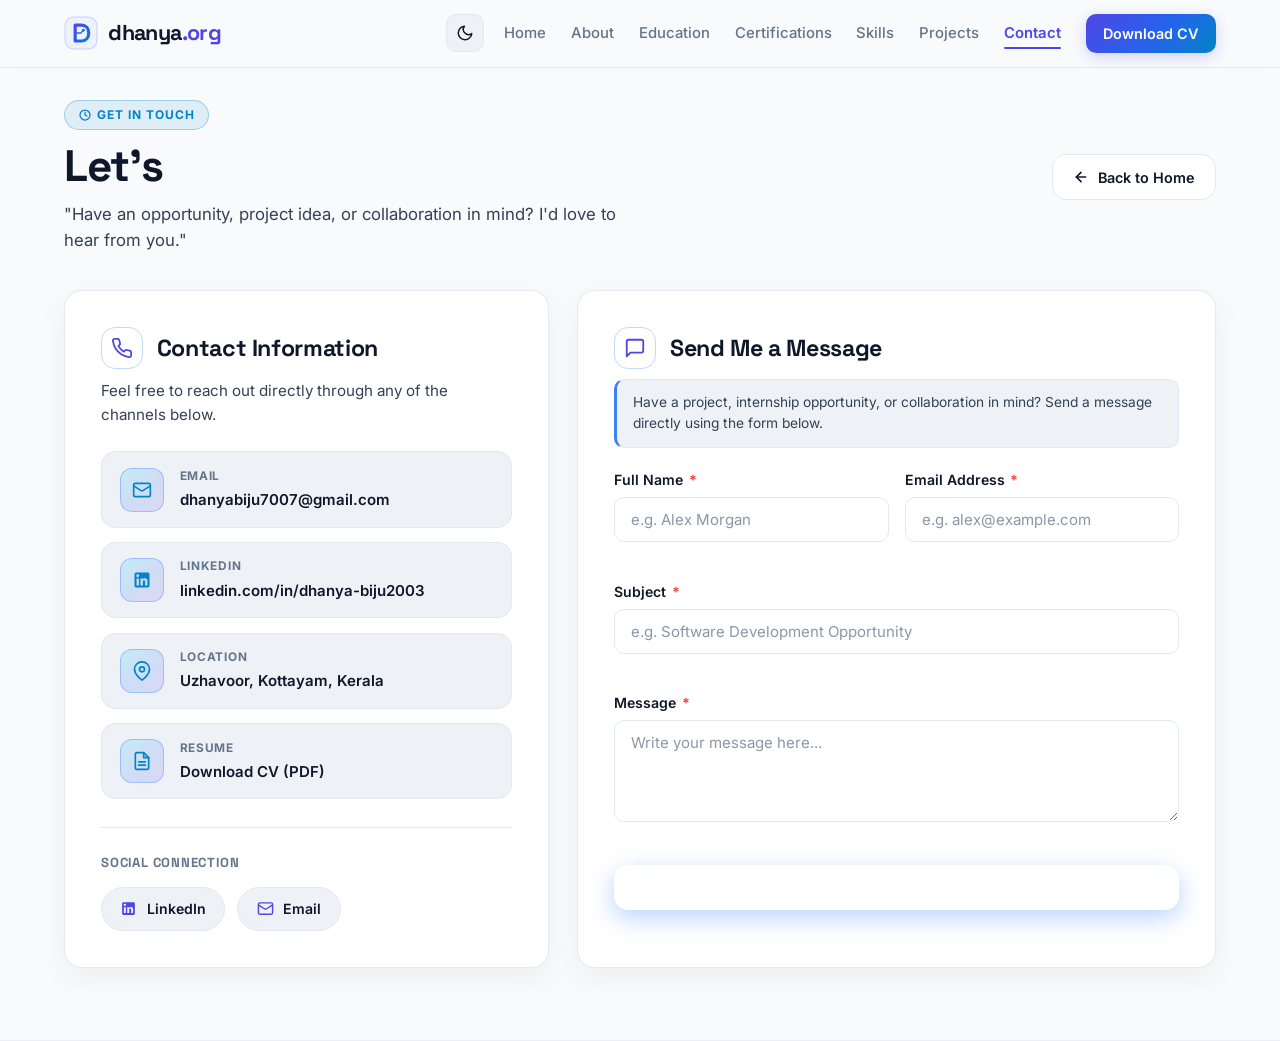
<file: contacts.html>
<!DOCTYPE html>
<html lang="en">

<head>
    <meta charset="UTF-8">
    <meta name="viewport" content="width=device-width, initial-scale=1.0">
    <title>Contact | Dhanya Biju — dhanya.org</title>
    <meta name="description"
        content="Get in touch with Dhanya Biju — MCA student and aspiring software developer. Connect via email, LinkedIn, or send a validated message.">
    <meta property="og:title" content="Contact | Dhanya Biju">
    <meta property="og:description"
        content="Have an opportunity, project idea, or collaboration in mind? Let's connect.">
    <meta property="og:type" content="website">
    <meta property="og:site_name" content="dhanya.org">
    <meta property="og:image" content="Assets/image/image.jpeg">
    <link rel="icon" type="image/svg+xml" href="Assets/image/favicon.svg">
    <link rel="preconnect" href="https://fonts.googleapis.com">
    <link rel="preconnect" href="https://fonts.gstatic.com" crossorigin>
    <link
        href="https://fonts.googleapis.com/css2?family=Inter:wght@400;500;600;700&family=Space+Grotesk:wght@500;600;700&display=swap"
        rel="stylesheet">
    <link rel="stylesheet" href="Assets/css/common.css">
    <link rel="stylesheet" href="Assets/css/contact.css">
    <script>
        (function () {
            var theme = localStorage.getItem('portfolio-theme');
            if (!theme) {
                theme = (window.matchMedia && window.matchMedia('(prefers-color-scheme: dark)').matches) ? 'dark' : 'light';
            }
            document.documentElement.setAttribute('data-theme', theme);
        })();
    </script>
</head>

<body>
    <a href="#main-content" class="skip-link">Skip to main content</a>

    <!-- Sticky Main Navigation -->
    <header class="navbar">
        <div class="nav-inner">
            <a href="index.html" class="logo" aria-label="dhanya.org home">
                <img src="Assets/image/logo.svg" alt="dhanya.org logo" class="logo-icon" width="34" height="34">
                <span class="logo-text">dhanya<span>.org</span></span>
            </a>

            <div class="nav-right">
                <button type="button" id="themeToggle" class="theme-toggle-btn" aria-label="Toggle color theme"
                    title="Toggle theme">
                    <svg class="sun-icon" viewBox="0 0 24 24" fill="none" stroke="currentColor" stroke-width="2"
                        stroke-linecap="round" stroke-linejoin="round" aria-hidden="true">
                        <circle cx="12" cy="12" r="5"></circle>
                        <line x1="12" y1="1" x2="12" y2="3"></line>
                        <line x1="12" y1="21" x2="12" y2="23"></line>
                        <line x1="4.22" y1="4.22" x2="5.64" y2="5.64"></line>
                        <line x1="18.36" y1="18.36" x2="19.78" y2="19.78"></line>
                        <line x1="1" y1="12" x2="3" y2="12"></line>
                        <line x1="21" y1="12" x2="23" y2="12"></line>
                        <line x1="4.22" y1="19.78" x2="5.64" y2="18.36"></line>
                        <line x1="18.36" y1="5.64" x2="19.78" y2="4.22"></line>
                    </svg>
                    <svg class="moon-icon" viewBox="0 0 24 24" fill="none" stroke="currentColor" stroke-width="2"
                        stroke-linecap="round" stroke-linejoin="round" aria-hidden="true">
                        <path d="M21 12.79A9 9 0 1 1 11.21 3 7 7 0 0 0 21 12.79z"></path>
                    </svg>
                </button>

                <button type="button" id="navToggle" class="nav-toggle" aria-label="Toggle navigation menu"
                    aria-expanded="false" aria-controls="navMenu">
                    <span class="nav-toggle-bar"></span>
                    <span class="nav-toggle-bar"></span>
                    <span class="nav-toggle-bar"></span>
                </button>

                <nav aria-label="Primary Navigation">
                    <ul id="navMenu" class="nav-links">
                        <li><a href="index.html">Home</a></li>
                        <li><a href="about.html">About</a></li>
                        <li><a href="education.html">Education</a></li>
                        <li><a href="certifications.html">Certifications</a></li>
                        <li><a href="skills.html">Skills</a></li>
                        <li><a href="projects.html">Projects</a></li>
                        <li><a href="contacts.html" class="active" aria-current="page">Contact</a></li>
                        <li><a href="Assets/documents/resume.pdf" target="_blank" rel="noopener noreferrer"
                                class="nav-btn">Download CV</a></li>
                    </ul>
                </nav>
            </div>
        </div>
    </header>

    <main id="main-content">
        <section class="page-section contacts-section" aria-labelledby="contact-heading">
            <div class="container">

                <!-- 1. Page Header with Subtle Entrance Animation & Back Home Action -->
                <div class="contacts-top-header">
                    <div class="contacts-header-text">
                        <span class="page-eyebrow neon-badge">
                            <svg width="12" height="12" viewBox="0 0 24 24" fill="none" stroke="currentColor"
                                stroke-width="2.5" stroke-linecap="round" stroke-linejoin="round" aria-hidden="true">
                                <circle cx="12" cy="12" r="10"></circle>
                                <polyline points="12 6 12 12 16 14"></polyline>
                            </svg>
                            GET IN TOUCH
                        </span>
                        <h1 id="contact-heading" class="page-title">
                            Let's <span class="gradient-text">Connect</span>
                        </h1>
                        <p class="page-subtitle">
                            "Have an opportunity, project idea, or collaboration in mind? I'd love to hear from you."
                        </p>
                    </div>

                    <div class="contacts-header-actions">
                        <a href="index.html" class="btn btn-outline back-home-btn"
                            aria-label="Return to portfolio home page">
                            <svg width="16" height="16" viewBox="0 0 24 24" fill="none" stroke="currentColor"
                                stroke-width="2.5" stroke-linecap="round" stroke-linejoin="round" aria-hidden="true">
                                <line x1="19" y1="12" x2="5" y2="12"></line>
                                <polyline points="12 19 5 12 12 5"></polyline>
                            </svg>
                            Back to Home
                        </a>
                    </div>
                </div>

                <!-- =========================================
                     TWO-COLUMN LAYOUT: CONTACT INFO + FORM
                     ========================================= -->
                <div class="contact-grid">

                    <!-- 2. Contact Information Section (Left Column) -->
                    <aside class="contact-glass-card contact-info-card">
                        <div>
                            <div class="card-header-row">
                                <span class="card-header-icon" aria-hidden="true">
                                    <svg width="22" height="22" viewBox="0 0 24 24" fill="none" stroke="currentColor"
                                        stroke-width="2" stroke-linecap="round" stroke-linejoin="round">
                                        <path d="M22 16.92v3a2 2 0 0 1-2.18 2 19.79 19.79 0 0 1-8.63-3.07 19.5 19.5 0 0 1-6-6 19.79 19.79 0 0 1-3.07-8.67A2 2 0 0 1 4.11 2h3a2 2 0 0 1 2 1.72 12.84 12.84 0 0 0 .7 2.81 2 2 0 0 1-.45 2.11L8.09 9.91a16 16 0 0 0 6 6l1.27-1.27a2 2 0 0 1 2.11-.45 12.84 12.84 0 0 0 2.81.7A2 2 0 0 1 22 16.92z"></path>
                                    </svg>
                                </span>
                                <h2 class="card-title">Contact Information</h2>
                            </div>
                            <p class="info-intro">Feel free to reach out directly through any of the channels below.</p>

                            <!-- Contact Channels with Blue & Purple Gradient Icons -->
                            <div class="contact-items" role="list">
                                <!-- Email -->
                                <a href="mailto:dhanyabiju7007@gmail.com" class="contact-item" role="listitem"
                                    aria-label="Send email to dhanyabiju7007@gmail.com">
                                    <div class="item-icon" aria-hidden="true">
                                        <svg viewBox="0 0 24 24" fill="none" stroke="currentColor" stroke-width="2"
                                            stroke-linecap="round" stroke-linejoin="round">
                                            <rect x="2" y="4" width="20" height="16" rx="2"></rect>
                                            <path d="m22 7-8.97 5.7a1.94 1.94 0 0 1-2.06 0L2 7"></path>
                                        </svg>
                                    </div>
                                    <div class="item-text">
                                        <span class="item-label">Email</span>
                                        <span class="item-value">dhanyabiju7007@gmail.com</span>
                                    </div>
                                </a>

                                <!-- LinkedIn -->
                                <a href="https://www.linkedin.com/in/dhanya-biju2003" target="_blank"
                                    rel="noopener noreferrer" class="contact-item" role="listitem"
                                    aria-label="Visit Dhanya Biju's LinkedIn profile">
                                    <div class="item-icon" aria-hidden="true">
                                        <svg viewBox="0 0 24 24" fill="currentColor">
                                            <path
                                                d="M19 3a2 2 0 0 1 2 2v14a2 2 0 0 1-2 2H5a2 2 0 0 1-2-2V5a2 2 0 0 1 2-2h14m-.5 15.5v-5.3a3.26 3.26 0 0 0-3.26-3.26c-.85 0-1.84.52-2.28 1.3v-1.11h-2.79v8.37h2.79v-4.93c0-.77.62-1.4 1.39-1.4a1.4 1.4 0 0 1 1.4 1.4v4.93h2.75M6.88 8.56a1.68 1.68 0 0 0 1.68-1.68c0-.93-.75-1.69-1.68-1.69a1.69 1.69 0 0 0-1.69 1.69c0 .93.76 1.68 1.69 1.68m1.39 9.94v-8.37H5.5v8.37h2.77z">
                                            </path>
                                        </svg>
                                    </div>
                                    <div class="item-text">
                                        <span class="item-label">LinkedIn</span>
                                        <span class="item-value">linkedin.com/in/dhanya-biju2003</span>
                                    </div>
                                </a>

                                <!-- Location -->
                                <div class="contact-item" role="listitem">
                                    <div class="item-icon" aria-hidden="true">
                                        <svg viewBox="0 0 24 24" fill="none" stroke="currentColor" stroke-width="2"
                                            stroke-linecap="round" stroke-linejoin="round">
                                            <path d="M21 10c0 7-9 13-9 13s-9-6-9-13a9 9 0 0 1 18 0z"></path>
                                            <circle cx="12" cy="10" r="3"></circle>
                                        </svg>
                                    </div>
                                    <div class="item-text">
                                        <span class="item-label">Location</span>
                                        <span class="item-value">Uzhavoor, Kottayam, Kerala</span>
                                    </div>
                                </div>

                                <!-- Resume -->
                                <a href="Assets/documents/resume.pdf" target="_blank" rel="noopener noreferrer"
                                    class="contact-item" role="listitem" aria-label="Download curriculum vitae PDF">
                                    <div class="item-icon" aria-hidden="true">
                                        <svg viewBox="0 0 24 24" fill="none" stroke="currentColor" stroke-width="2"
                                            stroke-linecap="round" stroke-linejoin="round">
                                            <path d="M14 2H6a2 2 0 0 0-2 2v16a2 2 0 0 0 2 2h12a2 2 0 0 0 2-2V8z"></path>
                                            <polyline points="14 2 14 8 20 8"></polyline>
                                            <line x1="16" y1="13" x2="8" y2="13"></line>
                                            <line x1="16" y1="17" x2="8" y2="17"></line>
                                        </svg>
                                    </div>
                                    <div class="item-text">
                                        <span class="item-label">Resume</span>
                                        <span class="item-value">Download CV (PDF)</span>
                                    </div>
                                </a>
                            </div>
                        </div>

                        <!-- 4. Social Connection Section -->
                        <div class="social-connection-block">
                            <h3 class="social-title">Social Connection</h3>
                            <div class="social-links-row">
                                <a href="https://www.linkedin.com/in/dhanya-biju2003" target="_blank"
                                    rel="noopener noreferrer" class="social-btn" aria-label="Connect on LinkedIn">
                                    <svg viewBox="0 0 24 24" fill="currentColor" aria-hidden="true">
                                        <path
                                            d="M19 3a2 2 0 0 1 2 2v14a2 2 0 0 1-2 2H5a2 2 0 0 1-2-2V5a2 2 0 0 1 2-2h14m-.5 15.5v-5.3a3.26 3.26 0 0 0-3.26-3.26c-.85 0-1.84.52-2.28 1.3v-1.11h-2.79v8.37h2.79v-4.93c0-.77.62-1.4 1.39-1.4a1.4 1.4 0 0 1 1.4 1.4v4.93h2.75M6.88 8.56a1.68 1.68 0 0 0 1.68-1.68c0-.93-.75-1.69-1.68-1.69a1.69 1.69 0 0 0-1.69 1.69c0 .93.76 1.68 1.69 1.68m1.39 9.94v-8.37H5.5v8.37h2.77z">
                                        </path>
                                    </svg>
                                    <span>LinkedIn</span>
                                </a>
                                <a href="mailto:dhanyabiju7007@gmail.com" class="social-btn"
                                    aria-label="Send an email to dhanyabiju7007@gmail.com">
                                    <svg viewBox="0 0 24 24" fill="none" stroke="currentColor" stroke-width="2"
                                        stroke-linecap="round" stroke-linejoin="round" aria-hidden="true">
                                        <rect x="2" y="4" width="20" height="16" rx="2"></rect>
                                        <path d="m22 7-8.97 5.7a1.94 1.94 0 0 1-2.06 0L2 7"></path>
                                    </svg>
                                    <span>Email</span>
                                </a>
                            </div>
                        </div>
                    </aside>

                    <!-- 3. Contact Form (Right Column) -->
                    <div class="contact-glass-card contact-form-card">
                        <div class="card-header-row">
                            <span class="card-header-icon" aria-hidden="true">
                                <svg width="22" height="22" viewBox="0 0 24 24" fill="none" stroke="currentColor"
                                    stroke-width="2" stroke-linecap="round" stroke-linejoin="round">
                                    <path d="M21 15a2 2 0 0 1-2 2H7l-4 4V5a2 2 0 0 1 2-2h14a2 2 0 0 1 2 2z"></path>
                                </svg>
                            </span>
                            <h2 class="card-title">Send Me a Message</h2>
                        </div>
                        <p class="form-note">
                            Have a project, internship opportunity, or collaboration in mind? Send a message directly using the form below.
                        </p>

                        <form id="contactForm" class="contact-form" name="contact" method="POST" data-netlify="true" netlify-honeypot="bot-field" novalidate>
                            <!-- Netlify Forms Hidden Configuration Fields -->
                            <input type="hidden" name="form-name" value="contact">
                            <p style="display:none;" aria-hidden="true">
                                <label>Don’t fill this out if you're human: <input name="bot-field"></label>
                            </p>
                            <div class="form-row">
                                <!-- Full Name -->
                                <div class="form-group">
                                    <label for="senderName">
                                        Full Name <span class="required-star" aria-hidden="true">*</span>
                                    </label>
                                    <input type="text" id="senderName" name="name" placeholder="e.g. Alex Morgan"
                                        autocomplete="name" required aria-describedby="nameError">
                                    <span id="nameError" class="field-error" aria-live="polite"></span>
                                </div>

                                <!-- Email Address -->
                                <div class="form-group">
                                    <label for="senderEmail">
                                        Email Address <span class="required-star" aria-hidden="true">*</span>
                                    </label>
                                    <input type="email" id="senderEmail" name="email" placeholder="e.g. alex@example.com"
                                        autocomplete="email" required aria-describedby="emailError">
                                    <span id="emailError" class="field-error" aria-live="polite"></span>
                                </div>
                            </div>

                            <!-- Subject -->
                            <div class="form-group">
                                <label for="subject">
                                    Subject <span class="required-star" aria-hidden="true">*</span>
                                </label>
                                <input type="text" id="subject" name="subject"
                                    placeholder="e.g. Software Development Opportunity" required
                                    aria-describedby="subjectError">
                                <span id="subjectError" class="field-error" aria-live="polite"></span>
                            </div>

                            <!-- Message -->
                            <div class="form-group">
                                <label for="message">
                                    Message <span class="required-star" aria-hidden="true">*</span>
                                </label>
                                <textarea id="message" name="message" rows="4"
                                    placeholder="Write your message here..." required
                                    aria-describedby="messageError"></textarea>
                                <span id="messageError" class="field-error" aria-live="polite"></span>
                            </div>

                            <!-- Actions & Status Feedback -->
                            <div class="form-actions">
                                <button type="submit" class="submit-btn" id="submitBtn">
                                    <svg viewBox="0 0 24 24" fill="none" stroke="currentColor" stroke-width="2.2"
                                        stroke-linecap="round" stroke-linejoin="round" aria-hidden="true">
                                        <line x1="22" y1="2" x2="11" y2="13"></line>
                                        <polygon points="22 2 15 22 11 13 2 9 22 2"></polygon>
                                    </svg>
                                    <span>Send Message</span>
                                </button>
                                <p id="formFeedback" class="form-feedback" role="status" aria-live="polite"></p>
                            </div>
                        </form>
                    </div>

                </div>

            </div>
        </section>
    </main>

    <!-- Scroll to Top Button -->
    <button type="button" id="backToTop" class="back-to-top" aria-label="Back to top">
        <svg viewBox="0 0 24 24" fill="none" stroke="currentColor" stroke-width="2.2" stroke-linecap="round"
            stroke-linejoin="round" aria-hidden="true">
            <polyline points="18 15 12 9 6 15"></polyline>
        </svg>
    </button>

    <script src="Assets/javascript/common.js" defer></script>
</body>

</html>
</file>
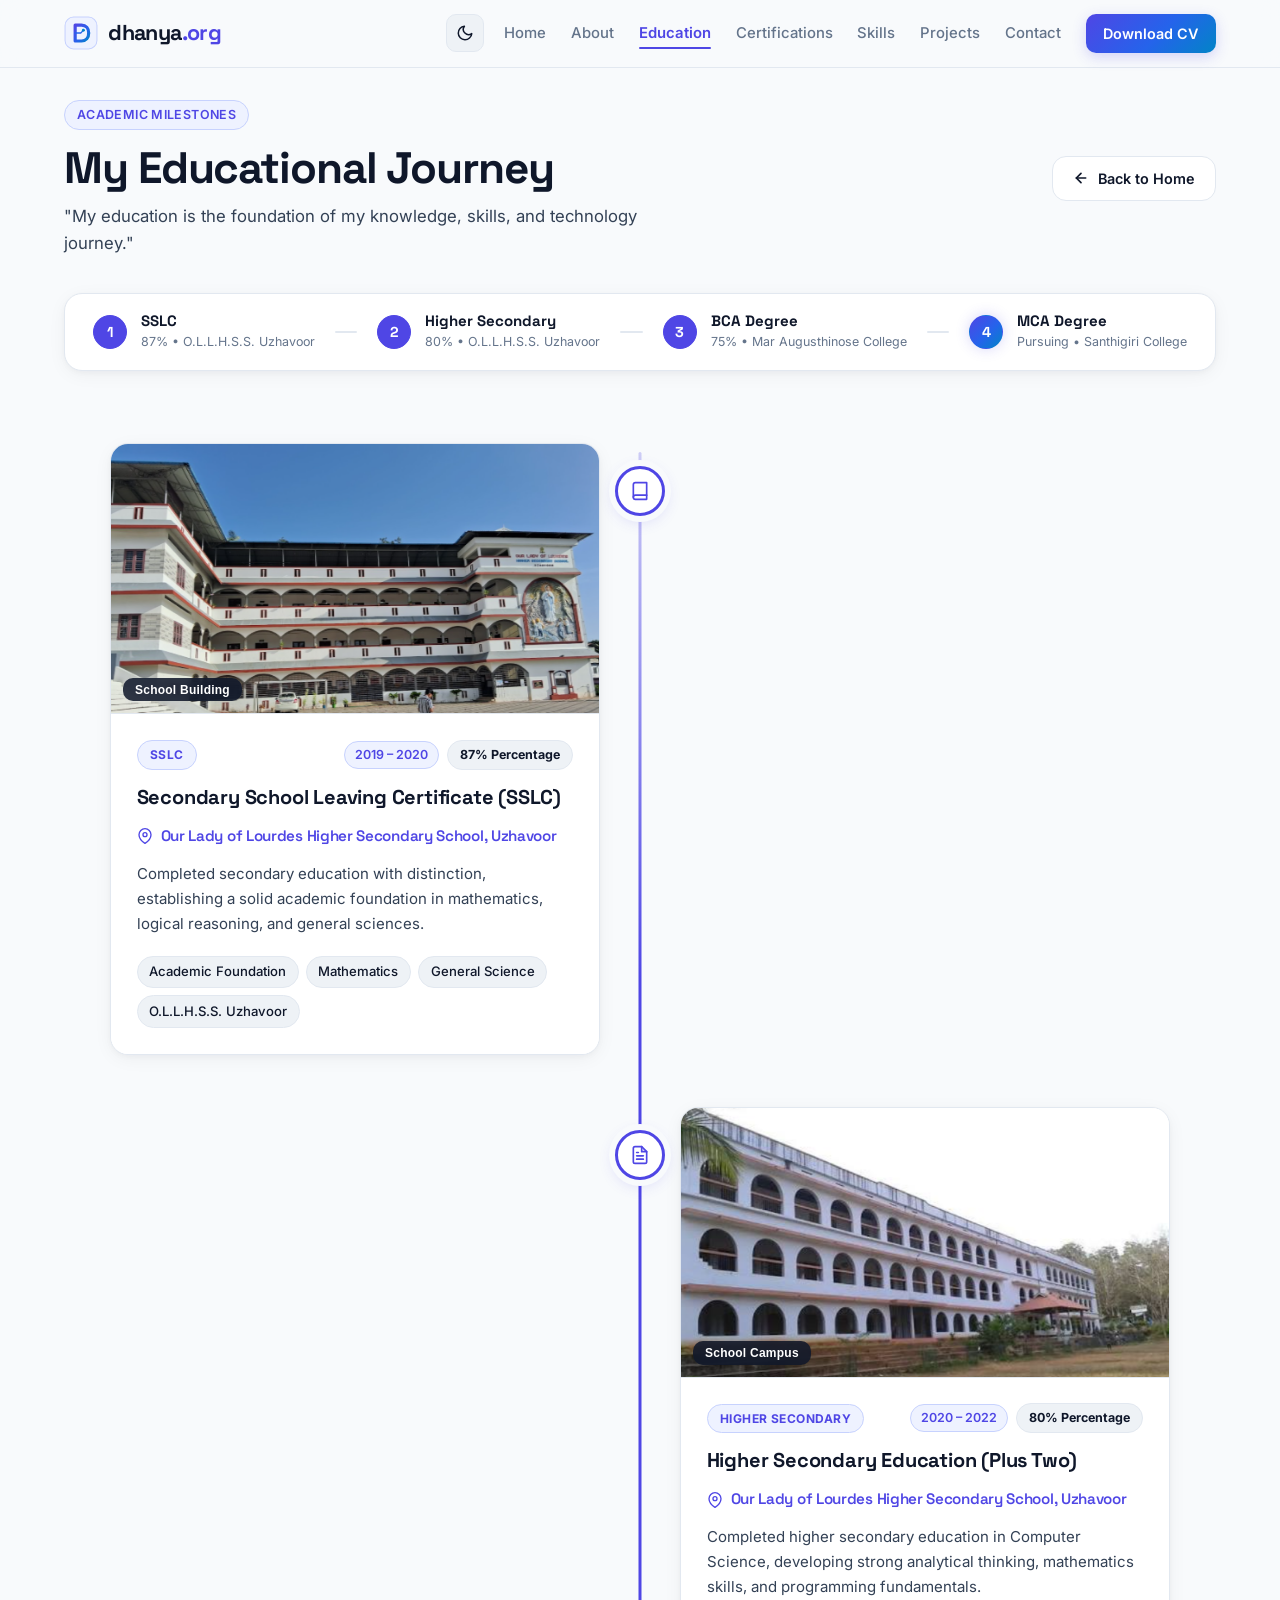
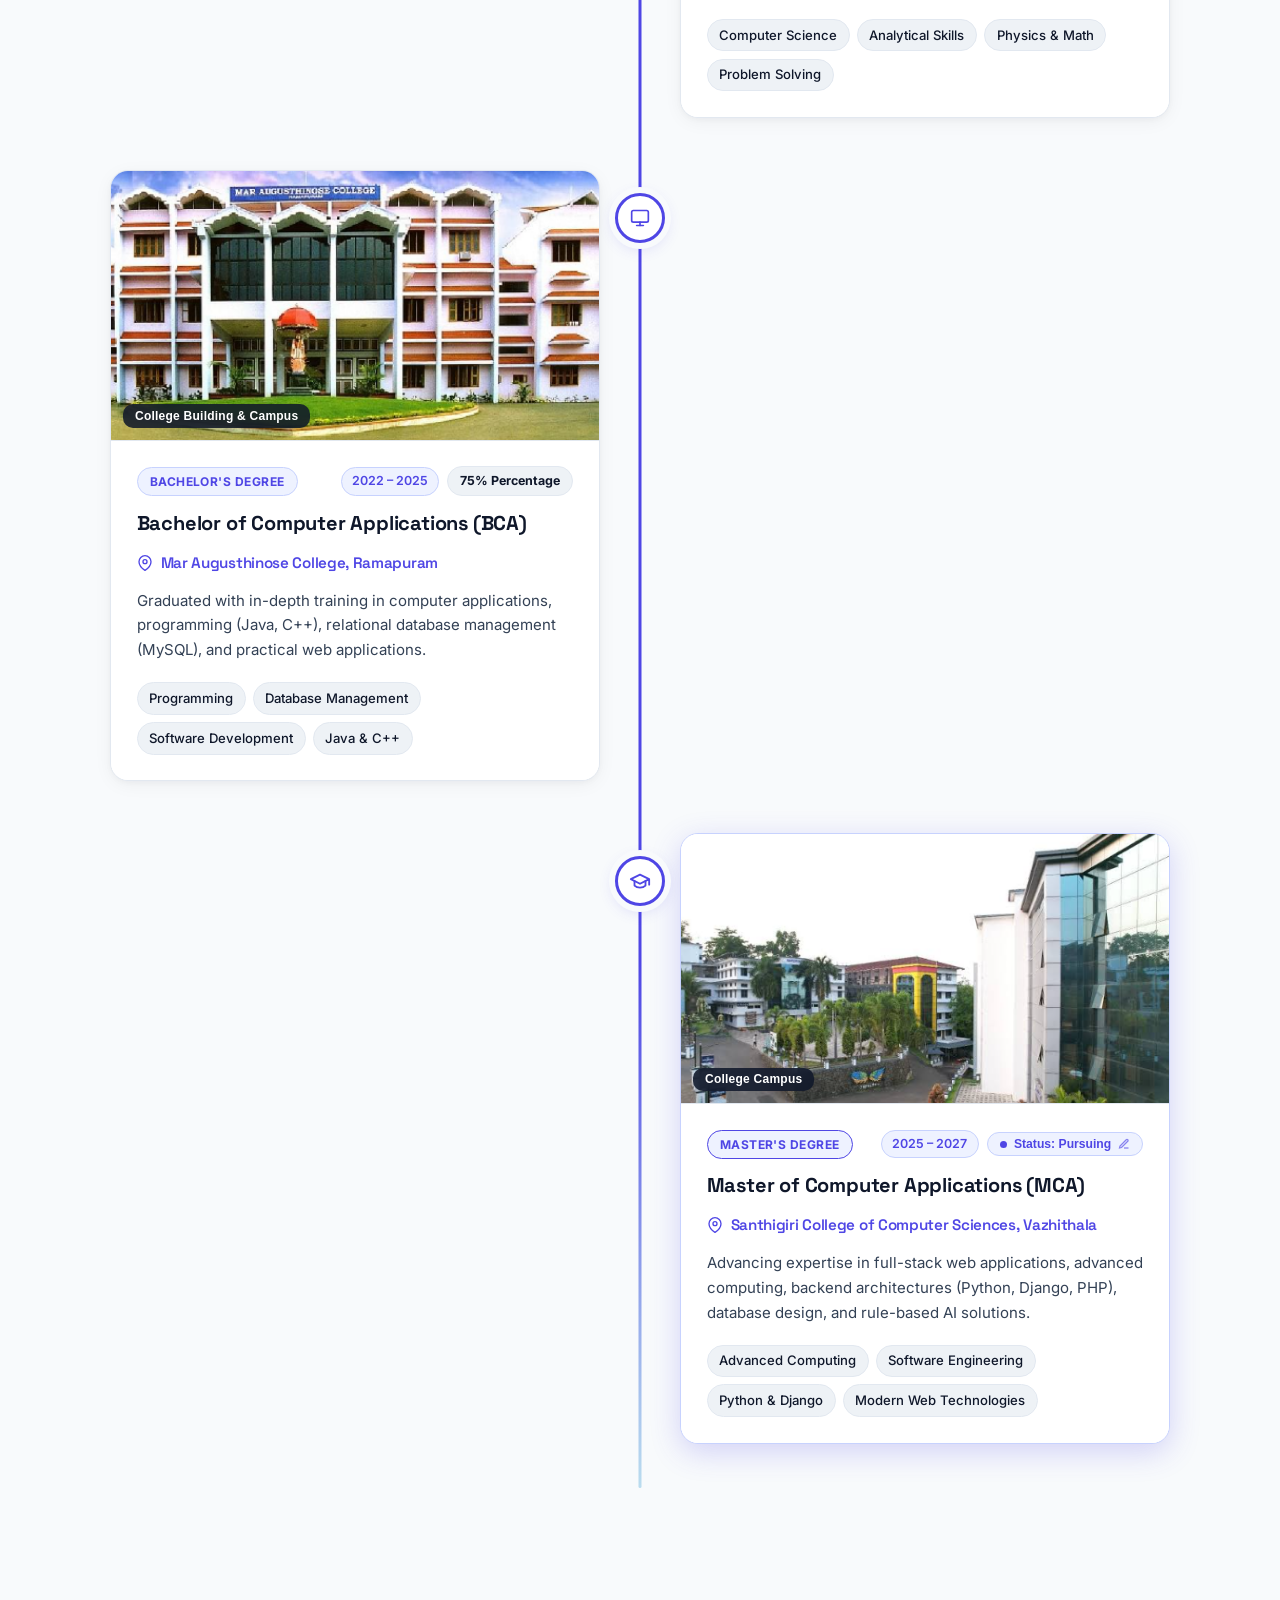
<file: education.html>
<!DOCTYPE html>
<html lang="en">

<head>
    <meta charset="UTF-8">
    <meta name="viewport" content="width=device-width, initial-scale=1.0">
    <title>Education | Dhanya Biju — dhanya.org</title>
    <meta name="description"
        content="Academic milestones and qualifications of Dhanya Biju: Master of Computer Applications (MCA) at Santhigiri College, Bachelor of Computer Applications (BCA) at Mar Augusthinose College, and Higher Secondary Education at O.L.L.H.S.S. Uzhavoor.">
    <meta property="og:title" content="Education | Dhanya Biju">
    <meta property="og:description"
        content="Academic milestones and qualifications of Dhanya Biju — MCA student and aspiring software developer.">
    <meta property="og:type" content="website">
    <meta property="og:site_name" content="dhanya.org">
    <link rel="icon" type="image/svg+xml" href="Assets/image/favicon.svg">
    <link rel="preconnect" href="https://fonts.googleapis.com">
    <link rel="preconnect" href="https://fonts.gstatic.com" crossorigin>
    <link
        href="https://fonts.googleapis.com/css2?family=Inter:wght@400;500;600;700&family=Space+Grotesk:wght@500;600;700&display=swap"
        rel="stylesheet">
    <link rel="stylesheet" href="Assets/css/common.css">
    <link rel="stylesheet" href="Assets/css/education.css">
    <script>
        (function () {
            var theme = localStorage.getItem('portfolio-theme');
            if (!theme) {
                theme = (window.matchMedia && window.matchMedia('(prefers-color-scheme: dark)').matches) ? 'dark' : 'light';
            }
            document.documentElement.setAttribute('data-theme', theme);
        })();
    </script>
</head>

<body>
    <a href="#main-content" class="skip-link">Skip to main content</a>

    <header class="navbar">
        <div class="nav-inner">
            <a href="index.html" class="logo" aria-label="dhanya.org home">
                <img src="Assets/image/logo.svg" alt="dhanya.org logo" class="logo-icon" width="34" height="34">
                <span class="logo-text">dhanya<span>.org</span></span>
            </a>

            <div class="nav-right">
                <button type="button" id="themeToggle" class="theme-toggle-btn" aria-label="Toggle color theme"
                    title="Toggle theme">
                    <svg class="sun-icon" viewBox="0 0 24 24" fill="none" stroke="currentColor" stroke-width="2"
                        stroke-linecap="round" stroke-linejoin="round" aria-hidden="true">
                        <circle cx="12" cy="12" r="5"></circle>
                        <line x1="12" y1="1" x2="12" y2="3"></line>
                        <line x1="12" y1="21" x2="12" y2="23"></line>
                        <line x1="4.22" y1="4.22" x2="5.64" y2="5.64"></line>
                        <line x1="18.36" y1="18.36" x2="19.78" y2="19.78"></line>
                        <line x1="1" y1="12" x2="3" y2="12"></line>
                        <line x1="21" y1="12" x2="23" y2="12"></line>
                        <line x1="4.22" y1="19.78" x2="5.64" y2="18.36"></line>
                        <line x1="18.36" y1="5.64" x2="19.78" y2="4.22"></line>
                    </svg>
                    <svg class="moon-icon" viewBox="0 0 24 24" fill="none" stroke="currentColor" stroke-width="2"
                        stroke-linecap="round" stroke-linejoin="round" aria-hidden="true">
                        <path d="M21 12.79A9 9 0 1 1 11.21 3 7 7 0 0 0 21 12.79z"></path>
                    </svg>
                </button>

                <button type="button" id="navToggle" class="nav-toggle" aria-label="Toggle navigation menu"
                    aria-expanded="false" aria-controls="navMenu">
                    <span class="nav-toggle-bar"></span>
                    <span class="nav-toggle-bar"></span>
                    <span class="nav-toggle-bar"></span>
                </button>

                <nav aria-label="Primary Navigation">
                    <ul id="navMenu" class="nav-links">
                        <li><a href="index.html">Home</a></li>
                        <li><a href="about.html">About</a></li>
                        <li><a href="education.html" class="active" aria-current="page">Education</a></li>
                        <li><a href="certifications.html">Certifications</a></li>
                        <li><a href="skills.html">Skills</a></li>
                        <li><a href="projects.html">Projects</a></li>
                        <li><a href="contacts.html">Contact</a></li>
                        <li><a href="Assets/documents/resume.pdf" target="_blank" rel="noopener noreferrer"
                                class="nav-btn">Download CV</a></li>
                    </ul>
                </nav>
            </div>
        </div>
    </header>

    <main id="main-content">
        <section class="page-section education-section" aria-labelledby="education-heading">
            <div class="container">
                <!-- Page Header with Back to Home Button -->
                <div class="education-header">
                    <div class="education-header-text">
                        <span class="page-eyebrow">Academic Milestones</span>
                        <h1 id="education-heading" class="page-title">My Educational Journey</h1>
                        <p class="page-subtitle">"My education is the foundation of my knowledge, skills, and technology
                            journey."</p>
                    </div>
                    <div class="education-header-action">
                        <a href="index.html" class="btn btn-outline back-home-btn"
                            aria-label="Return to portfolio home page">
                            <svg width="16" height="16" viewBox="0 0 24 24" fill="none" stroke="currentColor"
                                stroke-width="2.5" stroke-linecap="round" stroke-linejoin="round" aria-hidden="true">
                                <line x1="19" y1="12" x2="5" y2="12"></line>
                                <polyline points="12 19 5 12 12 5"></polyline>
                            </svg>
                            Back to Home
                        </a>
                    </div>
                </div>

                <!-- Horizontal Milestones Progress Tracker -->
                <div class="edu-progress-bar" aria-label="Educational Journey Stages">
                    <div class="edu-progress-step is-complete">
                        <span class="edu-step-badge">1</span>
                        <div class="edu-step-details">
                            <span class="edu-step-title">SSLC</span>
                            <span class="edu-step-sub">87% • O.L.L.H.S.S. Uzhavoor</span>
                        </div>
                    </div>
                    <div class="edu-progress-divider" aria-hidden="true"></div>
                    <div class="edu-progress-step is-complete">
                        <span class="edu-step-badge">2</span>
                        <div class="edu-step-details">
                            <span class="edu-step-title">Higher Secondary</span>
                            <span class="edu-step-sub">80% • O.L.L.H.S.S. Uzhavoor</span>
                        </div>
                    </div>
                    <div class="edu-progress-divider" aria-hidden="true"></div>
                    <div class="edu-progress-step is-complete">
                        <span class="edu-step-badge">3</span>
                        <div class="edu-step-details">
                            <span class="edu-step-title">BCA Degree</span>
                            <span class="edu-step-sub">75% • Mar Augusthinose College</span>
                        </div>
                    </div>
                    <div class="edu-progress-divider" aria-hidden="true"></div>
                    <div class="edu-progress-step is-active">
                        <span class="edu-step-badge">4</span>
                        <div class="edu-step-details">
                            <span class="edu-step-title">MCA Degree</span>
                            <span class="edu-step-sub">Pursuing • Santhigiri College</span>
                        </div>
                    </div>
                </div>

                <!-- Vertical Animated Timeline with 4 Large Education Cards -->
                <div class="edu-timeline">

                    <!-- Milestone 1: SSLC -->
                    <div class="timeline-entry timeline-entry--left">
                        <div class="timeline-node" aria-hidden="true">
                            <span class="node-icon" title="Secondary Education">
                                <svg width="20" height="20" viewBox="0 0 24 24" fill="none" stroke="currentColor"
                                    stroke-width="2" stroke-linecap="round" stroke-linejoin="round">
                                    <path d="M4 19.5A2.5 2.5 0 0 1 6.5 17H20"></path>
                                    <path d="M6.5 2H20v20H6.5A2.5 2.5 0 0 1 4 19.5v-15A2.5 2.5 0 0 1 6.5 2z"></path>
                                </svg>
                            </span>
                        </div>
                        <article class="card edu-card">
                            <!-- Large Institution Photo -->
                            <button type="button" class="edu-photo-wrap" data-photo-src="Assets/image/school-ollhss.jpg"
                                data-photo-title="Our Lady of Lourdes Higher Secondary School, Uzhavoor — School Building"
                                data-photo-caption="Secondary School Leaving Certificate (SSLC) • Our Lady of Lourdes H.S.S., Uzhavoor, Kerala"
                                data-photo-alt="Our Lady of Lourdes H.S.S. Uzhavoor school building photo"
                                aria-label="View large photo of Our Lady of Lourdes H.S.S. Uzhavoor school building">
                                <img src="Assets/image/school-ollhss.jpg"
                                    alt="Our Lady of Lourdes Higher Secondary School Uzhavoor building" class="edu-photo"
                                    width="600" height="360" loading="eager">
                                <span class="edu-photo-overlay" aria-hidden="true">
                                    <svg width="15" height="15" viewBox="0 0 24 24" fill="none" stroke="currentColor"
                                        stroke-width="2.5" stroke-linecap="round" stroke-linejoin="round">
                                        <circle cx="11" cy="11" r="7"></circle>
                                        <line x1="21" y1="21" x2="16.65" y2="16.65"></line>
                                    </svg>
                                    Click to Enlarge 🔍
                                </span>
                                <span class="edu-photo-tag">School Building</span>
                            </button>

                            <div class="edu-card-body">
                                <div class="edu-card-header">
                                    <span class="edu-level-pill">SSLC</span>
                                    <div class="edu-status-meta">
                                        <span class="timeline-date">2019 – 2020</span>
                                        <span class="edu-score-pill">87% Percentage</span>
                                    </div>
                                </div>
                                <h2 class="edu-degree-title">Secondary School Leaving Certificate (SSLC)</h2>
                                <h3 class="edu-institution-name">
                                    <svg width="16" height="16" viewBox="0 0 24 24" fill="none" stroke="currentColor"
                                        stroke-width="2" stroke-linecap="round" stroke-linejoin="round"
                                        aria-hidden="true">
                                        <path d="M21 10c0 7-9 13-9 13s-9-6-9-13a9 9 0 0 1 18 0z"></path>
                                        <circle cx="12" cy="10" r="3"></circle>
                                    </svg>
                                    Our Lady of Lourdes Higher Secondary School, Uzhavoor
                                </h3>
                                <p class="edu-description">
                                    Completed secondary education with distinction, establishing a solid academic foundation in mathematics, logical reasoning, and general sciences.
                                </p>
                                <div class="edu-highlights">
                                    <span class="tag">Academic Foundation</span>
                                    <span class="tag">Mathematics</span>
                                    <span class="tag">General Science</span>
                                    <span class="tag">O.L.L.H.S.S. Uzhavoor</span>
                                </div>
                            </div>
                        </article>
                    </div>

                    <!-- Milestone 2: Higher Secondary -->
                    <div class="timeline-entry timeline-entry--right">
                        <div class="timeline-node" aria-hidden="true">
                            <span class="node-icon" title="Higher Secondary Education">
                                <svg width="20" height="20" viewBox="0 0 24 24" fill="none" stroke="currentColor"
                                    stroke-width="2" stroke-linecap="round" stroke-linejoin="round">
                                    <path d="M14 2H6a2 2 0 0 0-2 2v16a2 2 0 0 0 2 2h12a2 2 0 0 0 2-2V8z"></path>
                                    <polyline points="14 2 14 8 20 8"></polyline>
                                    <line x1="16" y1="13" x2="8" y2="13"></line>
                                    <line x1="16" y1="17" x2="8" y2="17"></line>
                                    <polyline points="10 9 9 9 8 9"></polyline>
                                </svg>
                            </span>
                        </div>
                        <article class="card edu-card">
                            <!-- Large Institution Photo -->
                            <button type="button" class="edu-photo-wrap"
                                data-photo-src="Assets/image/high school-ollhss.jpg"
                                data-photo-title="Our Lady of Lourdes Higher Secondary School, Uzhavoor — Campus"
                                data-photo-caption="Higher Secondary Education (Plus Two) • Our Lady of Lourdes H.S.S., Uzhavoor, Kerala"
                                data-photo-alt="Our Lady of Lourdes H.S.S. Uzhavoor campus photo"
                                aria-label="View large photo of Our Lady of Lourdes H.S.S. Uzhavoor campus">
                                <img src="Assets/image/high school-ollhss.jpg"
                                    alt="Our Lady of Lourdes H.S.S. Uzhavoor campus" class="edu-photo" width="600"
                                    height="360" loading="eager">
                                <span class="edu-photo-overlay" aria-hidden="true">
                                    <svg width="15" height="15" viewBox="0 0 24 24" fill="none" stroke="currentColor"
                                        stroke-width="2.5" stroke-linecap="round" stroke-linejoin="round">
                                        <circle cx="11" cy="11" r="7"></circle>
                                        <line x1="21" y1="21" x2="16.65" y2="16.65"></line>
                                    </svg>
                                    Click to Enlarge 🔍
                                </span>
                                <span class="edu-photo-tag">School Campus</span>
                            </button>

                            <div class="edu-card-body">
                                <div class="edu-card-header">
                                    <span class="edu-level-pill">Higher Secondary</span>
                                    <div class="edu-status-meta">
                                        <span class="timeline-date">2020 – 2022</span>
                                        <span class="edu-score-pill">80% Percentage</span>
                                    </div>
                                </div>
                                <h2 class="edu-degree-title">Higher Secondary Education (Plus Two)</h2>
                                <h3 class="edu-institution-name">
                                    <svg width="16" height="16" viewBox="0 0 24 24" fill="none" stroke="currentColor"
                                        stroke-width="2" stroke-linecap="round" stroke-linejoin="round"
                                        aria-hidden="true">
                                        <path d="M21 10c0 7-9 13-9 13s-9-6-9-13a9 9 0 0 1 18 0z"></path>
                                        <circle cx="12" cy="10" r="3"></circle>
                                    </svg>
                                    Our Lady of Lourdes Higher Secondary School, Uzhavoor
                                </h3>
                                <p class="edu-description">
                                    Completed higher secondary education in Computer Science, developing strong analytical thinking, mathematics skills, and programming fundamentals.
                                </p>
                                <div class="edu-highlights">
                                    <span class="tag">Computer Science</span>
                                    <span class="tag">Analytical Skills</span>
                                    <span class="tag">Physics &amp; Math</span>
                                    <span class="tag">Problem Solving</span>
                                </div>
                            </div>
                        </article>
                    </div>

                    <!-- Milestone 3: Bachelor's Degree (BCA) -->
                    <div class="timeline-entry timeline-entry--left">
                        <div class="timeline-node" aria-hidden="true">
                            <span class="node-icon" title="Bachelor's Degree">
                                <svg width="20" height="20" viewBox="0 0 24 24" fill="none" stroke="currentColor"
                                    stroke-width="2" stroke-linecap="round" stroke-linejoin="round">
                                    <rect x="2" y="3" width="20" height="14" rx="2" ry="2"></rect>
                                    <line x1="8" y1="21" x2="16" y2="21"></line>
                                    <line x1="12" y1="17" x2="12" y2="21"></line>
                                </svg>
                            </span>
                        </div>
                        <article class="card edu-card">
                            <!-- Large Institution Photo -->
                            <button type="button" class="edu-photo-wrap"
                                data-photo-src="Assets/image/college-augusthinose.jpg"
                                data-photo-title="Mar Augusthinose College, Ramapuram — Campus Building"
                                data-photo-caption="Bachelor of Computer Applications (BCA) • Mar Augusthinose College, Ramapuram, Kerala"
                                data-photo-alt="Mar Augusthinose College, Ramapuram campus building photo"
                                aria-label="View large photo of Mar Augusthinose College, Ramapuram campus building">
                                <img src="Assets/image/college-augusthinose.jpg"
                                    alt="Mar Augusthinose College, Ramapuram campus building" class="edu-photo" width="600"
                                    height="360" loading="eager">
                                <span class="edu-photo-overlay" aria-hidden="true">
                                    <svg width="15" height="15" viewBox="0 0 24 24" fill="none" stroke="currentColor"
                                        stroke-width="2.5" stroke-linecap="round" stroke-linejoin="round">
                                        <circle cx="11" cy="11" r="7"></circle>
                                        <line x1="21" y1="21" x2="16.65" y2="16.65"></line>
                                    </svg>
                                    Click to Enlarge 🔍
                                </span>
                                <span class="edu-photo-tag">College Building &amp; Campus</span>
                            </button>

                            <div class="edu-card-body">
                                <div class="edu-card-header">
                                    <span class="edu-level-pill">Bachelor's Degree</span>
                                    <div class="edu-status-meta">
                                        <span class="timeline-date">2022 – 2025</span>
                                        <span class="edu-score-pill">75% Percentage</span>
                                    </div>
                                </div>
                                <h2 class="edu-degree-title">Bachelor of Computer Applications (BCA)</h2>
                                <h3 class="edu-institution-name">
                                    <svg width="16" height="16" viewBox="0 0 24 24" fill="none" stroke="currentColor"
                                        stroke-width="2" stroke-linecap="round" stroke-linejoin="round"
                                        aria-hidden="true">
                                        <path d="M21 10c0 7-9 13-9 13s-9-6-9-13a9 9 0 0 1 18 0z"></path>
                                        <circle cx="12" cy="10" r="3"></circle>
                                    </svg>
                                    Mar Augusthinose College, Ramapuram
                                </h3>
                                <p class="edu-description">
                                    Graduated with in-depth training in computer applications, programming (Java, C++), relational database management (MySQL), and practical web applications.
                                </p>
                                <div class="edu-highlights">
                                    <span class="tag">Programming</span>
                                    <span class="tag">Database Management</span>
                                    <span class="tag">Software Development</span>
                                    <span class="tag">Java &amp; C++</span>
                                </div>
                            </div>
                        </article>
                    </div>

                    <!-- Milestone 4: Master's Degree (MCA) -->
                    <div class="timeline-entry timeline-entry--right">
                        <div class="timeline-node" aria-hidden="true">
                            <span class="node-icon" title="Master's Degree">
                                <svg width="22" height="22" viewBox="0 0 24 24" fill="none" stroke="currentColor"
                                    stroke-width="2" stroke-linecap="round" stroke-linejoin="round">
                                    <path d="M22 10v6M2 10l10-5 10 5-10 5z"></path>
                                    <path d="M6 12v5c3 3 9 3 12 0v-5"></path>
                                </svg>
                            </span>
                        </div>
                        <article class="card edu-card is-current">
                            <!-- Large Institution Photo -->
                            <button type="button" class="edu-photo-wrap"
                                data-photo-src="Assets/image/college-santhigiri.jpg"
                                data-photo-title="Santhigiri College of Computer Sciences — Campus"
                                data-photo-caption="Master of Computer Applications (MCA) • Santhigiri College of Computer Sciences, Vazhithala, Kerala"
                                data-photo-alt="Santhigiri College of Computer Sciences campus photo"
                                aria-label="View large photo of Santhigiri College of Computer Sciences campus">
                                <img src="Assets/image/college-santhigiri.jpg"
                                    alt="Santhigiri College of Computer Sciences campus" class="edu-photo" width="600"
                                    height="360" loading="eager">
                                <span class="edu-photo-overlay" aria-hidden="true">
                                    <svg width="15" height="15" viewBox="0 0 24 24" fill="none" stroke="currentColor"
                                        stroke-width="2.5" stroke-linecap="round" stroke-linejoin="round">
                                        <circle cx="11" cy="11" r="7"></circle>
                                        <line x1="21" y1="21" x2="16.65" y2="16.65"></line>
                                    </svg>
                                    Click to Enlarge 🔍
                                </span>
                                <span class="edu-photo-tag">College Campus</span>
                            </button>

                            <div class="edu-card-body">
                                <div class="edu-card-header">
                                    <span class="edu-level-pill edu-level-pill--postgrad">Master's Degree</span>
                                    <div class="edu-status-meta">
                                        <span class="timeline-date">2025 – 2027</span>
                                        <!-- Editable Status Badge (Completed / Pursuing) -->
                                        <button type="button" id="mcaStatusBtn" class="status-badge is-pursuing"
                                            title="Click to toggle status: Completed or Pursuing"
                                            aria-label="Editable status: currently Pursuing. Click to toggle.">
                                            <span class="status-dot" aria-hidden="true"></span>
                                            <span id="mcaStatusText">Status: Pursuing</span>
                                            <svg class="status-edit-icon" width="12" height="12" viewBox="0 0 24 24"
                                                fill="none" stroke="currentColor" stroke-width="2.5" aria-hidden="true">
                                                <path d="M12 20h9"></path>
                                                <path d="M16.5 3.5a2.121 2.121 0 0 1 3 3L7 19l-4 1 1-4L16.5 3.5z">
                                                </path>
                                            </svg>
                                        </button>
                                    </div>
                                </div>
                                <h2 class="edu-degree-title">Master of Computer Applications (MCA)</h2>
                                <h3 class="edu-institution-name">
                                    <svg width="16" height="16" viewBox="0 0 24 24" fill="none" stroke="currentColor"
                                        stroke-width="2" stroke-linecap="round" stroke-linejoin="round"
                                        aria-hidden="true">
                                        <path d="M21 10c0 7-9 13-9 13s-9-6-9-13a9 9 0 0 1 18 0z"></path>
                                        <circle cx="12" cy="10" r="3"></circle>
                                    </svg>
                                    Santhigiri College of Computer Sciences, Vazhithala
                                </h3>
                                <p class="edu-description">
                                    Advancing expertise in full-stack web applications, advanced computing, backend architectures (Python, Django, PHP), database design, and rule-based AI solutions.
                                </p>
                                <div class="edu-highlights">
                                    <span class="tag">Advanced Computing</span>
                                    <span class="tag">Software Engineering</span>
                                    <span class="tag">Python &amp; Django</span>
                                    <span class="tag">Modern Web Technologies</span>
                                </div>
                            </div>
                        </article>
                    </div>

                </div>
            </div>
        </section>
    </main>

    <!-- Campus Photo Lightbox Modal (Large View) -->
    <div id="photoModal" class="photo-modal" role="dialog" aria-modal="true" aria-labelledby="modalTitle"
        aria-hidden="true">
        <div class="photo-modal-backdrop" aria-hidden="true"></div>
        <div class="photo-modal-dialog">
            <div class="photo-modal-header">
                <h3 id="modalTitle" class="photo-modal-title">Institution Photograph</h3>
                <button type="button" id="modalClose" class="photo-modal-close"
                    aria-label="Close photo preview">&times;</button>
            </div>
            <div class="photo-modal-body">
                <div class="photo-modal-img-wrap">
                    <img id="modalPhoto" src="data:image/svg+xml,%3Csvg xmlns='http://www.w3.org/2000/svg'/%3E"
                        alt="Institution photograph preview" width="800" height="500">
                </div>
                <p id="modalCaption" class="photo-modal-caption"></p>
            </div>
        </div>
    </div>

    <button type="button" id="backToTop" class="back-to-top" aria-label="Back to top">
        <svg viewBox="0 0 24 24" fill="none" stroke="currentColor" stroke-width="2.2" stroke-linecap="round"
            stroke-linejoin="round" aria-hidden="true">
            <polyline points="18 15 12 9 6 15"></polyline>
        </svg>
    </button>

    <script src="Assets/javascript/common.js" defer></script>
</body>

</html>
</file>
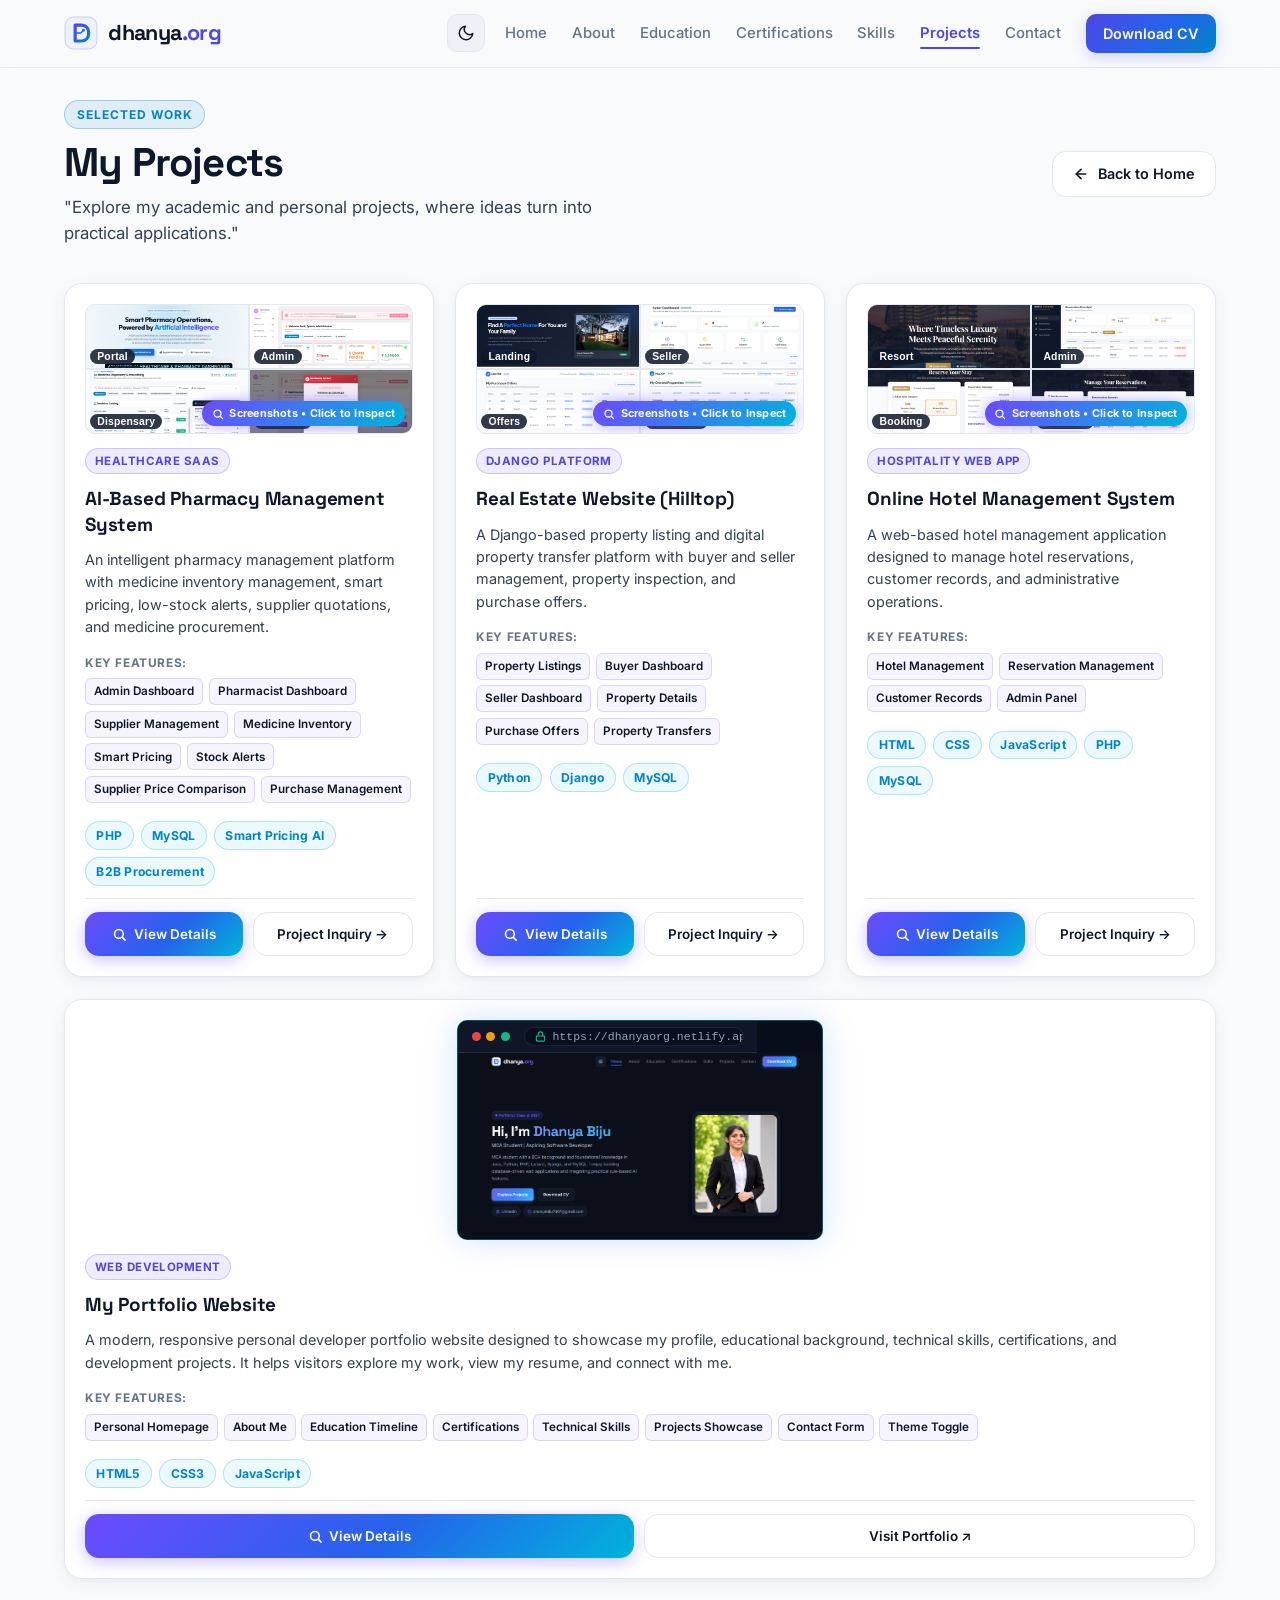
<file: projects.html>
<!DOCTYPE html>
<html lang="en">

<head>
    <meta charset="UTF-8">
    <meta name="viewport" content="width=device-width, initial-scale=1.0">
    <title>My Projects | Dhanya Biju — dhanya.org</title>
    <meta name="description"
        content="Explore my academic and personal projects, where ideas turn into practical applications: AI-Based Pharmacy Management System, Real Estate Website (Hilltop), and Online Hotel Management System.">
    <meta property="og:title" content="My Projects | Dhanya Biju">
    <meta property="og:description"
        content="Explore my academic and personal projects, where ideas turn into practical applications.">
    <meta property="og:type" content="website">
    <meta property="og:site_name" content="dhanya.org">
    <link rel="icon" type="image/svg+xml" href="Assets/image/favicon.svg">
    <link rel="preconnect" href="https://fonts.googleapis.com">
    <link rel="preconnect" href="https://fonts.gstatic.com" crossorigin>
    <link
        href="https://fonts.googleapis.com/css2?family=Inter:wght@400;500;600;700&family=Space+Grotesk:wght@500;600;700&display=swap"
        rel="stylesheet">
    <link rel="stylesheet" href="Assets/css/common.css">
    <link rel="stylesheet" href="Assets/css/project.css">
    <script>
        (function () {
            var theme = localStorage.getItem('portfolio-theme');
            if (!theme) {
                theme = (window.matchMedia && window.matchMedia('(prefers-color-scheme: dark)').matches) ? 'dark' : 'light';
            }
            document.documentElement.setAttribute('data-theme', theme);
        })();
    </script>
</head>

<body>
    <a href="#main-content" class="skip-link">Skip to main content</a>

    <header class="navbar">
        <div class="nav-inner">
            <a href="index.html" class="logo" aria-label="dhanya.org home">
                <img src="Assets/image/logo.svg" alt="dhanya.org logo" class="logo-icon" width="34" height="34">
                <span class="logo-text">dhanya<span>.org</span></span>
            </a>

            <div class="nav-right">
                <button type="button" id="themeToggle" class="theme-toggle-btn" aria-label="Toggle color theme"
                    title="Toggle theme">
                    <svg class="sun-icon" viewBox="0 0 24 24" fill="none" stroke="currentColor" stroke-width="2"
                        stroke-linecap="round" stroke-linejoin="round" aria-hidden="true">
                        <circle cx="12" cy="12" r="5"></circle>
                        <line x1="12" y1="1" x2="12" y2="3"></line>
                        <line x1="12" y1="21" x2="12" y2="23"></line>
                        <line x1="4.22" y1="4.22" x2="5.64" y2="5.64"></line>
                        <line x1="18.36" y1="18.36" x2="19.78" y2="19.78"></line>
                        <line x1="1" y1="12" x2="3" y2="12"></line>
                        <line x1="21" y1="12" x2="23" y2="12"></line>
                        <line x1="4.22" y1="19.78" x2="5.64" y2="18.36"></line>
                        <line x1="18.36" y1="5.64" x2="19.78" y2="4.22"></line>
                    </svg>
                    <svg class="moon-icon" viewBox="0 0 24 24" fill="none" stroke="currentColor" stroke-width="2"
                        stroke-linecap="round" stroke-linejoin="round" aria-hidden="true">
                        <path d="M21 12.79A9 9 0 1 1 11.21 3 7 7 0 0 0 21 12.79z"></path>
                    </svg>
                </button>

                <button type="button" id="navToggle" class="nav-toggle" aria-label="Toggle navigation menu"
                    aria-expanded="false" aria-controls="navMenu">
                    <span class="nav-toggle-bar"></span>
                    <span class="nav-toggle-bar"></span>
                    <span class="nav-toggle-bar"></span>
                </button>

                <nav aria-label="Primary Navigation">
                    <ul id="navMenu" class="nav-links">
                        <li><a href="index.html">Home</a></li>
                        <li><a href="about.html">About</a></li>
                        <li><a href="education.html">Education</a></li>
                        <li><a href="certifications.html">Certifications</a></li>
                        <li><a href="skills.html">Skills</a></li>
                        <li><a href="projects.html" class="active" aria-current="page">Projects</a></li>
                        <li><a href="contacts.html">Contact</a></li>
                        <li><a href="Assets/documents/resume.pdf" target="_blank" rel="noopener noreferrer"
                                class="nav-btn">Download CV</a></li>
                    </ul>
                </nav>
            </div>
        </div>
    </header>

    <main id="main-content">
        <section class="page-section projects-section" aria-labelledby="projects-heading">
            <div class="container">
                <!-- Page Header with Back to Home Button -->
                <div class="projects-page-header">
                    <div class="projects-header-text">
                        <span class="page-eyebrow neon-badge">SELECTED WORK</span>
                        <h1 id="projects-heading" class="page-title">My Projects</h1>
                        <p class="page-subtitle">"Explore my academic and personal projects, where ideas turn into
                            practical applications."</p>
                    </div>
                    <div class="projects-header-actions">
                        <a href="index.html" class="btn btn-outline back-home-btn"
                            aria-label="Return to portfolio home page">
                            <svg width="16" height="16" viewBox="0 0 24 24" fill="none" stroke="currentColor"
                                stroke-width="2.5" stroke-linecap="round" stroke-linejoin="round" aria-hidden="true">
                                <line x1="19" y1="12" x2="5" y2="12"></line>
                                <polyline points="12 19 5 12 12 5"></polyline>
                            </svg>
                            Back to Home
                        </a>
                    </div>
                </div>

                <!-- 3 Premium Project Cards Grid -->
                <div class="projects-grid">

                    <!-- =========================================
                         PROJECT 1: AI-BASED PHARMACY MANAGEMENT SYSTEM
                         ========================================= -->
                    <article class="card project-card glass-card">
                        <!-- 2x2 Small Grid Screenshot Preview -->
                        <div class="project-preview project-preview--grid">
                            <div class="preview-grid" role="group"
                                aria-label="AI Pharmacy project screenshot preview tiles">
                                <button type="button" class="preview-grid-tile" data-project="pharmacy"
                                    data-screen-index="0" aria-label="Inspect AI PharmaCare Landing Page in detail">
                                    <img src="Assets/image/pharmacy-1-landing.jpg"
                                        alt="AI PharmaCare Landing Page screenshot" loading="eager" width="320"
                                        height="170">
                                    <span class="preview-tile-tag">Portal</span>
                                </button>
                                <button type="button" class="preview-grid-tile" data-project="pharmacy"
                                    data-screen-index="1" aria-label="Inspect PharmaAdmin Dashboard in detail">
                                    <img src="Assets/image/pharmacy-2-admin.png" alt="PharmaAdmin Dashboard screenshot"
                                        loading="eager" width="320" height="170">
                                    <span class="preview-tile-tag">Admin</span>
                                </button>
                                <button type="button" class="preview-grid-tile" data-project="pharmacy"
                                    data-screen-index="2" aria-label="Inspect PharmaCare Dispensary POS in detail">
                                    <img src="Assets/image/pharmacy-3-dispensary.jpg"
                                        alt="PharmaCare Dispensary POS screenshot" loading="eager" width="320"
                                        height="170">
                                    <span class="preview-tile-tag">Dispensary</span>
                                </button>
                                <button type="button" class="preview-grid-tile" data-project="pharmacy"
                                    data-screen-index="3" aria-label="Inspect Stock Running Out Alert in detail">
                                    <img src="Assets/image/pharmacy-4-alert.png"
                                        alt="Pharmacy Stock Running Out Alert modal screenshot" loading="eager"
                                        width="320" height="170">
                                    <span class="preview-tile-tag">AI Alerts</span>
                                </button>
                            </div>
                            <div class="preview-grid-hint" aria-hidden="true">
                                <svg width="12" height="12" viewBox="0 0 24 24" fill="none" stroke="currentColor"
                                    stroke-width="2.5" stroke-linecap="round" stroke-linejoin="round">
                                    <circle cx="11" cy="11" r="7"></circle>
                                    <line x1="21" y1="21" x2="16.65" y2="16.65"></line>
                                </svg>
                                <span>Screenshots • Click to Inspect</span>
                            </div>
                        </div>

                        <!-- Card Body -->
                        <div class="project-card-body">
                            <div class="project-card-top">
                                <span class="project-pill">Healthcare SaaS</span>
                            </div>

                            <h2 class="project-title">AI-Based Pharmacy Management System</h2>

                            <p class="project-desc">
                                An intelligent pharmacy management platform with medicine inventory management, smart
                                pricing, low-stock alerts, supplier quotations, and medicine procurement.
                            </p>

                            <!-- Features List -->
                            <div class="project-features-block">
                                <span class="features-label">Key Features:</span>
                                <div class="project-features-tags">
                                    <span class="feat-tag">Admin Dashboard</span>
                                    <span class="feat-tag">Pharmacist Dashboard</span>
                                    <span class="feat-tag">Supplier Management</span>
                                    <span class="feat-tag">Medicine Inventory</span>
                                    <span class="feat-tag">Smart Pricing</span>
                                    <span class="feat-tag">Stock Alerts</span>
                                    <span class="feat-tag">Supplier Price Comparison</span>
                                    <span class="feat-tag">Purchase Management</span>
                                </div>
                            </div>

                            <!-- Technology Badges -->
                            <div class="tag-list">
                                <span class="tag tag--tech">PHP</span>
                                <span class="tag tag--tech">MySQL</span>
                                <span class="tag tag--tech">Smart Pricing AI</span>
                                <span class="tag tag--tech">B2B Procurement</span>
                            </div>

                            <!-- Card Action Buttons -->
                            <div class="project-actions">
                                <button type="button" class="btn btn-primary project-details-btn"
                                    data-project="pharmacy" data-screen-index="0">
                                    <svg width="15" height="15" viewBox="0 0 24 24" fill="none" stroke="currentColor"
                                        stroke-width="2.5" stroke-linecap="round" stroke-linejoin="round"
                                        aria-hidden="true">
                                        <circle cx="11" cy="11" r="7"></circle>
                                        <line x1="21" y1="21" x2="16.65" y2="16.65"></line>
                                    </svg>
                                    View Details
                                </button>
                                <a href="contacts.html?project=AI-Based%20Pharmacy%20Management%20System"
                                    class="btn btn-outline"
                                    aria-label="Inquire regarding AI-Based Pharmacy Management System">
                                    Project Inquiry →
                                </a>
                            </div>
                        </div>
                    </article>

                    <!-- =========================================
                         PROJECT 2: REAL ESTATE WEBSITE (HILLTOP)
                         ========================================= -->
                    <article class="card project-card glass-card">
                        <!-- 2x2 Small Grid Screenshot Preview -->
                        <div class="project-preview project-preview--grid">
                            <div class="preview-grid" role="group"
                                aria-label="Hilltop project screenshot preview tiles">
                                <button type="button" class="preview-grid-tile" data-project="real-estate"
                                    data-screen-index="0" aria-label="Inspect Hilltop Landing Page in detail">
                                    <img src="Assets/image/hilltop-home.jpg" alt="Hilltop Landing Page screenshot"
                                        loading="eager" width="320" height="170">
                                    <span class="preview-tile-tag">Landing</span>
                                </button>
                                <button type="button" class="preview-grid-tile" data-project="real-estate"
                                    data-screen-index="1" aria-label="Inspect Hilltop Seller Dashboard in detail">
                                    <img src="Assets/image/hilltop-seller-dashboard.png"
                                        alt="Hilltop Seller Dashboard screenshot" loading="eager" width="320"
                                        height="170">
                                    <span class="preview-tile-tag">Seller</span>
                                </button>
                                <button type="button" class="preview-grid-tile" data-project="real-estate"
                                    data-screen-index="2" aria-label="Inspect Hilltop Buyer Purchase Offers in detail">
                                    <img src="Assets/image/hilltop-buyer-offers.png"
                                        alt="Hilltop Buyer Purchase Offers screenshot" loading="eager" width="320"
                                        height="170">
                                    <span class="preview-tile-tag">Offers</span>
                                </button>
                                <button type="button" class="preview-grid-tile" data-project="real-estate"
                                    data-screen-index="3" aria-label="Inspect Hilltop Owned Properties in detail">
                                    <img src="Assets/image/hilltop-buyer-properties.png"
                                        alt="Hilltop Owned Properties screenshot" loading="eager" width="320"
                                        height="170">
                                    <span class="preview-tile-tag">Transfers</span>
                                </button>
                            </div>
                            <div class="preview-grid-hint" aria-hidden="true">
                                <svg width="12" height="12" viewBox="0 0 24 24" fill="none" stroke="currentColor"
                                    stroke-width="2.5" stroke-linecap="round" stroke-linejoin="round">
                                    <circle cx="11" cy="11" r="7"></circle>
                                    <line x1="21" y1="21" x2="16.65" y2="16.65"></line>
                                </svg>
                                <span>Screenshots • Click to Inspect</span>
                            </div>
                        </div>

                        <!-- Card Body -->
                        <div class="project-card-body">
                            <div class="project-card-top">
                                <span class="project-pill">Django Platform</span>
                            </div>

                            <h2 class="project-title">Real Estate Website (Hilltop)</h2>

                            <p class="project-desc">
                                A Django-based property listing and digital property transfer platform with buyer and
                                seller management, property inspection, and purchase offers.
                            </p>

                            <!-- Features List -->
                            <div class="project-features-block">
                                <span class="features-label">Key Features:</span>
                                <div class="project-features-tags">
                                    <span class="feat-tag">Property Listings</span>
                                    <span class="feat-tag">Buyer Dashboard</span>
                                    <span class="feat-tag">Seller Dashboard</span>
                                    <span class="feat-tag">Property Details</span>
                                    <span class="feat-tag">Purchase Offers</span>
                                    <span class="feat-tag">Property Transfers</span>
                                </div>
                            </div>

                            <!-- Technology Badges -->
                            <div class="tag-list">
                                <span class="tag tag--tech">Python</span>
                                <span class="tag tag--tech">Django</span>
                                <span class="tag tag--tech">MySQL</span>
                            </div>

                            <!-- Card Action Buttons -->
                            <div class="project-actions">
                                <button type="button" class="btn btn-primary project-details-btn"
                                    data-project="real-estate" data-screen-index="0">
                                    <svg width="15" height="15" viewBox="0 0 24 24" fill="none" stroke="currentColor"
                                        stroke-width="2.5" stroke-linecap="round" stroke-linejoin="round"
                                        aria-hidden="true">
                                        <circle cx="11" cy="11" r="7"></circle>
                                        <line x1="21" y1="21" x2="16.65" y2="16.65"></line>
                                    </svg>
                                    View Details
                                </button>
                                <a href="contacts.html?project=Real%20Estate%20Website" class="btn btn-outline"
                                    aria-label="Inquire regarding Real Estate Website">
                                    Project Inquiry →
                                </a>
                            </div>
                        </div>
                    </article>

                    <!-- =========================================
                         PROJECT 3: ONLINE HOTEL MANAGEMENT SYSTEM
                         ========================================= -->
                    <article class="card project-card glass-card">
                        <!-- 2x2 Small Grid Screenshot Preview -->
                        <div class="project-preview project-preview--grid">
                            <div class="preview-grid" role="group"
                                aria-label="Hotel Management project screenshot preview tiles">
                                <button type="button" class="preview-grid-tile" data-project="hotel"
                                    data-screen-index="0" aria-label="Inspect Hotel Paradise Landing Page in detail">
                                    <img src="Assets/image/hotel-1-landing.jpg"
                                        alt="Hotel Paradise Landing Page screenshot" loading="eager" width="320"
                                        height="170">
                                    <span class="preview-tile-tag">Resort</span>
                                </button>
                                <button type="button" class="preview-grid-tile" data-project="hotel"
                                    data-screen-index="1" aria-label="Inspect Staff Administration Dashboard in detail">
                                    <img src="Assets/image/hotel-2-admin.png"
                                        alt="Hotel Paradise Staff Administration Dashboard screenshot" loading="eager"
                                        width="320" height="170">
                                    <span class="preview-tile-tag">Admin</span>
                                </button>
                                <button type="button" class="preview-grid-tile" data-project="hotel"
                                    data-screen-index="2" aria-label="Inspect Guest Suite Selection in detail">
                                    <img src="Assets/image/hotel-3-booking.jpg"
                                        alt="Hotel Paradise Suite Selection screenshot" loading="eager" width="320"
                                        height="170">
                                    <span class="preview-tile-tag">Booking</span>
                                </button>
                                <button type="button" class="preview-grid-tile" data-project="hotel"
                                    data-screen-index="3" aria-label="Inspect Manage Reservations Desk in detail">
                                    <img src="Assets/image/hotel-4-records.jpg"
                                        alt="Hotel Paradise Manage Reservations screenshot" loading="eager" width="320"
                                        height="170">
                                    <span class="preview-tile-tag">Records</span>
                                </button>
                            </div>
                            <div class="preview-grid-hint" aria-hidden="true">
                                <svg width="12" height="12" viewBox="0 0 24 24" fill="none" stroke="currentColor"
                                    stroke-width="2.5" stroke-linecap="round" stroke-linejoin="round">
                                    <circle cx="11" cy="11" r="7"></circle>
                                    <line x1="21" y1="21" x2="16.65" y2="16.65"></line>
                                </svg>
                                <span>Screenshots • Click to Inspect</span>
                            </div>
                        </div>

                        <!-- Card Body -->
                        <div class="project-card-body">
                            <div class="project-card-top">
                                <span class="project-pill">Hospitality Web App</span>
                            </div>

                            <h2 class="project-title">Online Hotel Management System</h2>

                            <p class="project-desc">
                                A web-based hotel management application designed to manage hotel reservations, customer
                                records, and administrative operations.
                            </p>

                            <!-- Features List -->
                            <div class="project-features-block">
                                <span class="features-label">Key Features:</span>
                                <div class="project-features-tags">
                                    <span class="feat-tag">Hotel Management</span>
                                    <span class="feat-tag">Reservation Management</span>
                                    <span class="feat-tag">Customer Records</span>
                                    <span class="feat-tag">Admin Panel</span>
                                </div>
                            </div>

                            <!-- Technology Badges -->
                            <div class="tag-list">
                                <span class="tag tag--tech">HTML</span>
                                <span class="tag tag--tech">CSS</span>
                                <span class="tag tag--tech">JavaScript</span>
                                <span class="tag tag--tech">PHP</span>
                                <span class="tag tag--tech">MySQL</span>
                            </div>

                            <!-- Card Action Buttons -->
                            <div class="project-actions">
                                <button type="button" class="btn btn-primary project-details-btn" data-project="hotel"
                                    data-screen-index="0">
                                    <svg width="15" height="15" viewBox="0 0 24 24" fill="none" stroke="currentColor"
                                        stroke-width="2.5" stroke-linecap="round" stroke-linejoin="round"
                                        aria-hidden="true">
                                        <circle cx="11" cy="11" r="7"></circle>
                                        <line x1="21" y1="21" x2="16.65" y2="16.65"></line>
                                    </svg>
                                    View Details
                                </button>
                                <a href="contacts.html?project=Online%20Hotel%20Management%20System"
                                    class="btn btn-outline"
                                    aria-label="Inquire regarding Online Hotel Management System">
                                    Project Inquiry →
                                </a>
                            </div>
                        </div>
                    </article>

                    <!-- =========================================
                         PROJECT 4: PERSONAL DEVELOPER PORTFOLIO
                         ========================================= -->
                    <article class="card project-card glass-card project-card--featured">
                        <!-- Browser Mockup Preview -->
                        <div class="project-preview project-preview--browser">
                            <button type="button" class="preview-browser-tile project-details-btn"
                                data-project="portfolio" data-screen-index="0"
                                aria-label="Inspect Personal Developer Portfolio Website details">
                                <div class="browser-mockup-header" aria-hidden="true">
                                    <div class="browser-mockup-dots">
                                        <span class="browser-dot dot-red"></span>
                                        <span class="browser-dot dot-yellow"></span>
                                        <span class="browser-dot dot-green"></span>
                                    </div>
                                    <div class="browser-mockup-url">
                                        <svg width="11" height="11" viewBox="0 0 24 24" fill="none"
                                            stroke="currentColor" stroke-width="2.5" stroke-linecap="round"
                                            stroke-linejoin="round">
                                            <rect x="3" y="11" width="18" height="11" rx="2" ry="2"></rect>
                                            <path d="M7 11V7a5 5 0 0 1 10 0v4"></path>
                                        </svg>
                                        <span>https://dhanyaorg.netlify.app</span>
                                    </div>
                                </div>
                                <div class="browser-mockup-body">
                                    <img src="Assets/image/portfolio-home.png"
                                        alt="Personal Developer Portfolio Website homepage screenshot" width="640"
                                        height="360" loading="eager">
                                    <div class="browser-mockup-overlay" aria-hidden="true">
                                        <svg width="16" height="16" viewBox="0 0 24 24" fill="none"
                                            stroke="currentColor" stroke-width="2.5" stroke-linecap="round"
                                            stroke-linejoin="round">
                                            <circle cx="11" cy="11" r="7"></circle>
                                            <line x1="21" y1="21" x2="16.65" y2="16.65"></line>
                                        </svg>
                                        <span>Live Portfolio • Click to Inspect</span>
                                    </div>
                                </div>
                            </button>
                        </div>

                        <!-- Card Body -->
                        <div class="project-card-body">
                            <div class="project-card-top">
                                <span class="project-pill">Web Development</span>
                            </div>

                            <h2 class="project-title">My Portfolio Website</h2>

                            <p class="project-desc">
                                A modern, responsive personal developer portfolio website designed to showcase my
                                profile, educational background, technical skills, certifications, and development
                                projects. It helps visitors explore my work, view my resume, and connect with me.
                            </p>

                            <!-- Features List -->
                            <div class="project-features-block">
                                <span class="features-label">Key Features:</span>
                                <div class="project-features-tags">
                                    <span class="feat-tag">Personal Homepage</span>
                                    <span class="feat-tag">About Me</span>
                                    <span class="feat-tag">Education Timeline</span>
                                    <span class="feat-tag">Certifications</span>
                                    <span class="feat-tag">Technical Skills</span>
                                    <span class="feat-tag">Projects Showcase</span>
                                    <span class="feat-tag">Contact Form</span>
                                    <span class="feat-tag">Theme Toggle</span>
                                </div>
                            </div>

                            <!-- Technology Badges -->
                            <div class="tag-list">
                                <span class="tag tag--tech">HTML5</span>
                                <span class="tag tag--tech">CSS3</span>
                                <span class="tag tag--tech">JavaScript</span>
                            </div>

                            <!-- Card Action Buttons -->
                            <div class="project-actions">
                                <button type="button" class="btn btn-primary project-details-btn"
                                    data-project="portfolio" data-screen-index="0">
                                    <svg width="15" height="15" viewBox="0 0 24 24" fill="none" stroke="currentColor"
                                        stroke-width="2.5" stroke-linecap="round" stroke-linejoin="round"
                                        aria-hidden="true">
                                        <circle cx="11" cy="11" r="7"></circle>
                                        <line x1="21" y1="21" x2="16.65" y2="16.65"></line>
                                    </svg>
                                    View Details
                                </button>
                                <a href="https://dhanyaorg.netlify.app" target="_blank" rel="noopener noreferrer"
                                    class="btn btn-outline" aria-label="Visit live portfolio website at
                                    dhanyaorg.netlify.app">
                                    Visit Portfolio ↗
                                </a>
                            </div>
                        </div>
                    </article>

                </div>
            </div>
        </section>
    </main>

    <!-- =========================================
         PROJECT DETAILS & SCREENSHOT LIGHTBOX MODAL
         ========================================= -->
    <div id="projectModal" class="project-modal" role="dialog" aria-modal="true" aria-labelledby="projectModalTitle"
        aria-hidden="true">
        <div class="project-modal-backdrop" aria-hidden="true"></div>
        <div class="project-modal-dialog">
            <div class="project-modal-header">
                <div class="project-modal-header-info">
                    <span id="projectModalCategory" class="project-modal-badge">Featured Project</span>
                    <h2 id="projectModalTitle" class="project-modal-title">Project Details</h2>
                </div>
                <button type="button" id="projectModalClose" class="project-modal-close"
                    aria-label="Close project details">&times;</button>
            </div>
            <div class="project-modal-body">
                <!-- Screenshot / Media Viewer -->
                <div class="project-modal-viewer">
                    <div class="project-modal-screen-wrap">
                        <img id="projectModalImg" src="data:image/svg+xml,%3Csvg xmlns='http://www.w3.org/2000/svg'/%3E"
                            alt="Project screenshot view" width="900" height="500">
                        <button type="button" id="projectNavPrev" class="project-nav-btn project-nav-prev"
                            aria-label="Previous screenshot">
                            <svg width="20" height="20" viewBox="0 0 24 24" fill="none" stroke="currentColor"
                                stroke-width="2.5" stroke-linecap="round" stroke-linejoin="round">
                                <polyline points="15 18 9 12 15 6"></polyline>
                            </svg>
                        </button>
                        <button type="button" id="projectNavNext" class="project-nav-btn project-nav-next"
                            aria-label="Next screenshot">
                            <svg width="20" height="20" viewBox="0 0 24 24" fill="none" stroke="currentColor"
                                stroke-width="2.5" stroke-linecap="round" stroke-linejoin="round">
                                <polyline points="9 18 15 12 9 6"></polyline>
                            </svg>
                        </button>
                    </div>
                    <!-- Dynamic screen selection thumbnails strip -->
                    <div id="projectThumbs" class="project-thumbs-strip" role="tablist"
                        aria-label="Screenshots Gallery"></div>
                </div>

                <!-- Detailed Project Information -->
                <div class="project-modal-info">
                    <div class="project-modal-screen-title-row">
                        <h3 id="projectScreenTitle" class="project-screen-title">Module Overview</h3>
                        <span id="projectScreenCounter" class="project-screen-counter">1 of 1</span>
                    </div>
                    <p id="projectScreenDesc" class="project-screen-desc"></p>

                    <div class="project-modal-section">
                        <h4 class="project-section-heading">Key Capabilities &amp; Features</h4>
                        <ul id="projectKeyFeatures" class="project-features-list"></ul>
                    </div>

                    <div class="project-modal-section">
                        <h4 class="project-section-heading">Architecture &amp; Technologies</h4>
                        <div id="projectTechTags" class="tag-list"></div>
                        <p id="projectArchNotes" class="project-arch-notes"></p>
                    </div>

                    <div class="project-modal-footer">
                        <a id="projectModalLiveBtn" href="https://dhanyaorg.netlify.app" target="_blank"
                            rel="noopener noreferrer" class="btn btn-primary is-hidden">
                            <svg width="15" height="15" viewBox="0 0 24 24" fill="none" stroke="currentColor"
                                stroke-width="2.2" stroke-linecap="round" stroke-linejoin="round" aria-hidden="true">
                                <path d="M18 13v6a2 2 0 0 1-2 2H5a2 2 0 0 1-2-2V8a2 2 0 0 1 2-2h6"></path>
                                <polyline points="15 3 21 3 21 9"></polyline>
                                <line x1="10" y1="14" x2="21" y2="3"></line>
                            </svg>
                            Visit Portfolio
                        </a>
                        <a id="projectModalInquiryBtn" href="contacts.html" class="btn btn-primary">
                            Project Inquiry →
                        </a>
                    </div>
                </div>
            </div>
        </div>
    </div>

    <button type="button" id="backToTop" class="back-to-top" aria-label="Back to top">
        <svg viewBox="0 0 24 24" fill="none" stroke="currentColor" stroke-width="2.2" stroke-linecap="round"
            stroke-linejoin="round" aria-hidden="true">
            <polyline points="18 15 12 9 6 15"></polyline>
        </svg>
    </button>

    <script src="Assets/javascript/common.js" defer></script>
</body>

</html>
</file>
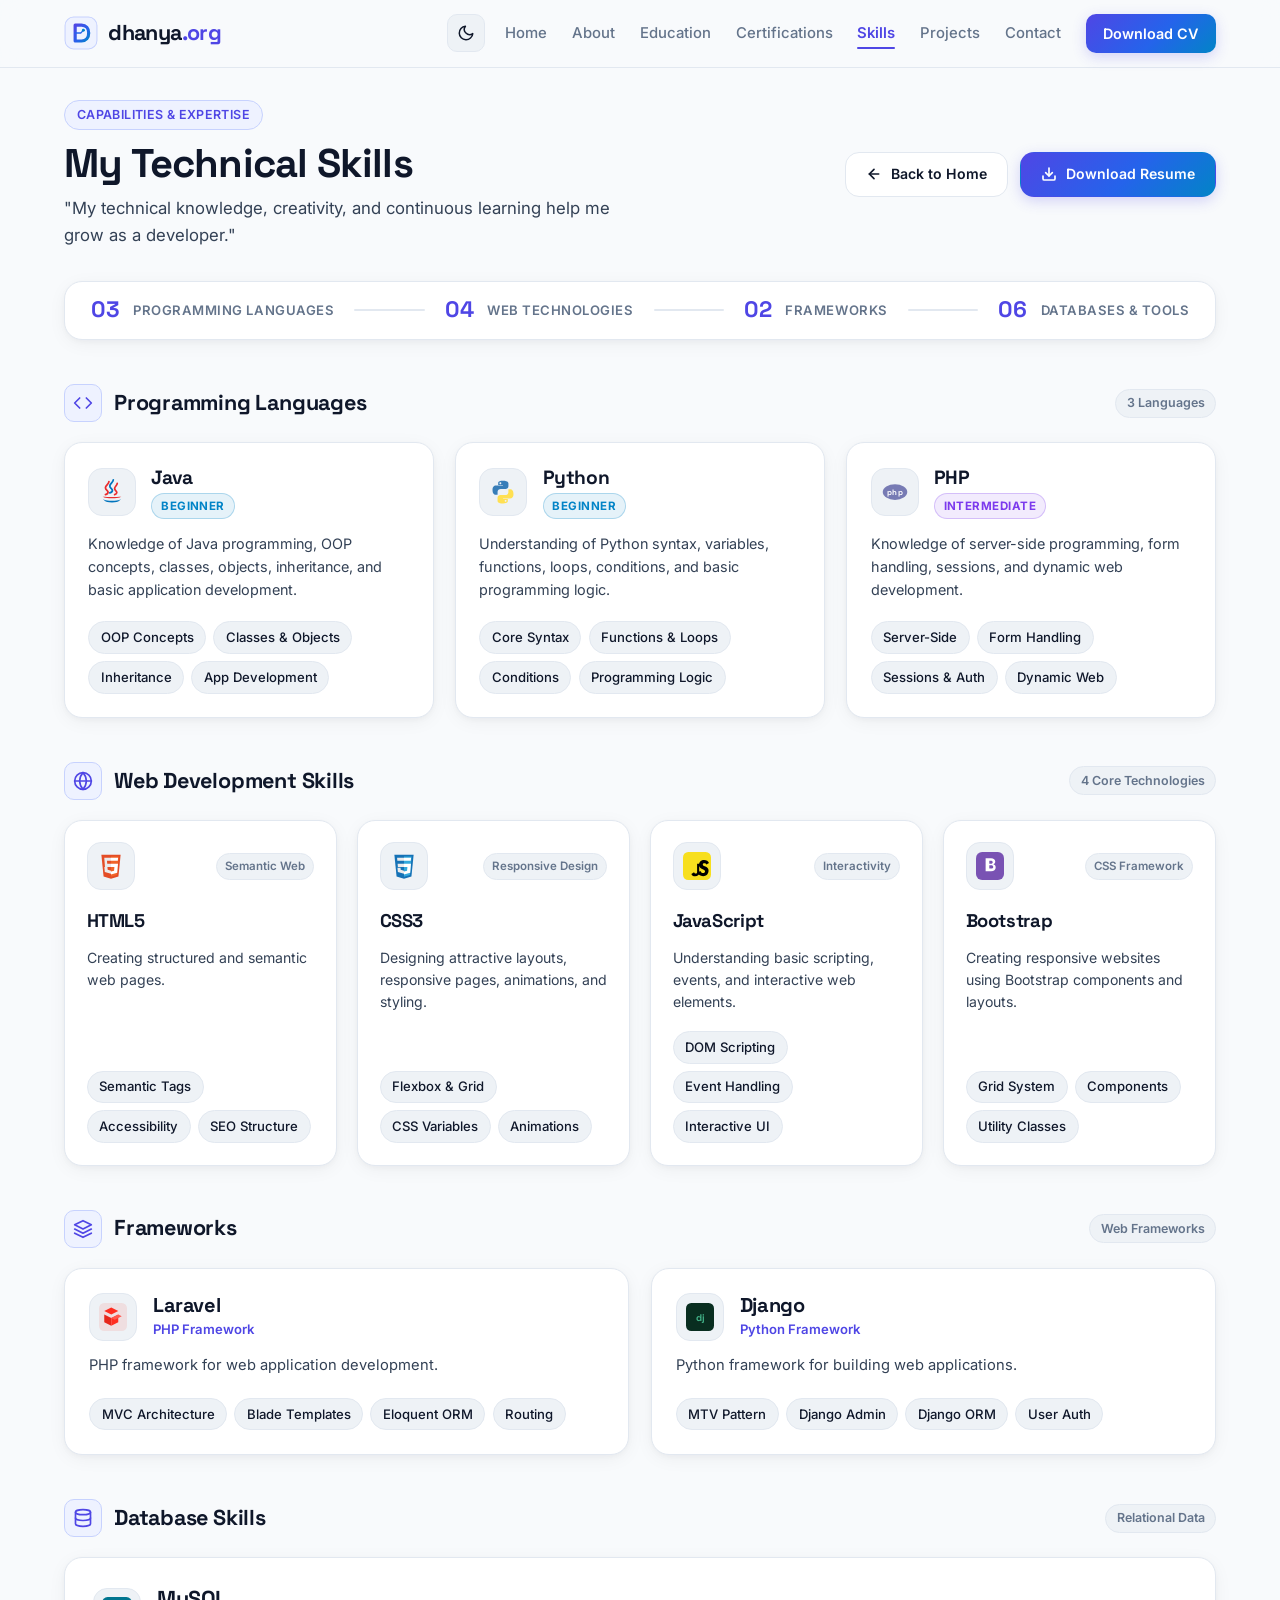
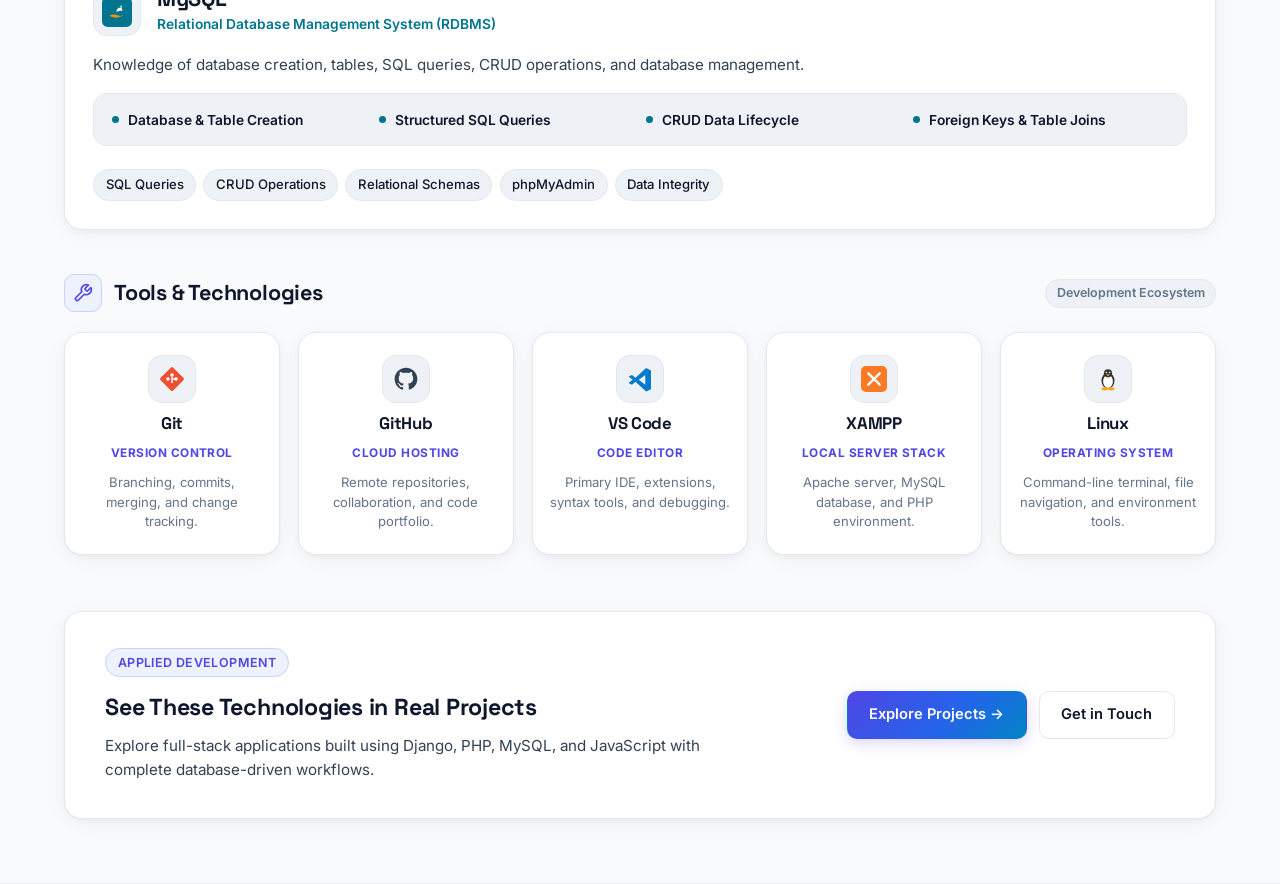
<file: skills.html>
<!DOCTYPE html>
<html lang="en">

<head>
    <meta charset="UTF-8">
    <meta name="viewport" content="width=device-width, initial-scale=1.0">
    <title>My Technical Skills | Dhanya Biju — dhanya.org</title>
    <meta name="description"
        content="My technical knowledge, creativity, and continuous learning help me grow as a developer: Java, Python, PHP, HTML, CSS, JavaScript, Bootstrap, Laravel, Django, MySQL, Git, GitHub, VS Code, XAMPP, and Linux.">
    <meta property="og:title" content="My Technical Skills | Dhanya Biju">
    <meta property="og:description"
        content="My technical knowledge, creativity, and continuous learning help me grow as a developer.">
    <meta property="og:type" content="website">
    <meta property="og:site_name" content="dhanya.org">
    <link rel="icon" type="image/svg+xml" href="Assets/image/favicon.svg">
    <link rel="preconnect" href="https://fonts.googleapis.com">
    <link rel="preconnect" href="https://fonts.gstatic.com" crossorigin>
    <link
        href="https://fonts.googleapis.com/css2?family=Inter:wght@400;500;600;700&family=Space+Grotesk:wght@500;600;700&display=swap"
        rel="stylesheet">
    <link rel="stylesheet" href="Assets/css/common.css">
    <link rel="stylesheet" href="Assets/css/skill.css">
    <script>
        (function () {
            var theme = localStorage.getItem('portfolio-theme');
            if (!theme) {
                theme = (window.matchMedia && window.matchMedia('(prefers-color-scheme: dark)').matches) ? 'dark' : 'light';
            }
            document.documentElement.setAttribute('data-theme', theme);
        })();
    </script>
</head>

<body>
    <a href="#main-content" class="skip-link">Skip to main content</a>

    <header class="navbar">
        <div class="nav-inner">
            <a href="index.html" class="logo" aria-label="dhanya.org home">
                <img src="Assets/image/logo.svg" alt="dhanya.org logo" class="logo-icon" width="34" height="34">
                <span class="logo-text">dhanya<span>.org</span></span>
            </a>

            <div class="nav-right">
                <button type="button" id="themeToggle" class="theme-toggle-btn" aria-label="Toggle color theme"
                    title="Toggle theme">
                    <svg class="sun-icon" viewBox="0 0 24 24" fill="none" stroke="currentColor" stroke-width="2"
                        stroke-linecap="round" stroke-linejoin="round" aria-hidden="true">
                        <circle cx="12" cy="12" r="5"></circle>
                        <line x1="12" y1="1" x2="12" y2="3"></line>
                        <line x1="12" y1="21" x2="12" y2="23"></line>
                        <line x1="4.22" y1="4.22" x2="5.64" y2="5.64"></line>
                        <line x1="18.36" y1="18.36" x2="19.78" y2="19.78"></line>
                        <line x1="1" y1="12" x2="3" y2="12"></line>
                        <line x1="21" y1="12" x2="23" y2="12"></line>
                        <line x1="4.22" y1="19.78" x2="5.64" y2="18.36"></line>
                        <line x1="18.36" y1="5.64" x2="19.78" y2="4.22"></line>
                    </svg>
                    <svg class="moon-icon" viewBox="0 0 24 24" fill="none" stroke="currentColor" stroke-width="2"
                        stroke-linecap="round" stroke-linejoin="round" aria-hidden="true">
                        <path d="M21 12.79A9 9 0 1 1 11.21 3 7 7 0 0 0 21 12.79z"></path>
                    </svg>
                </button>

                <button type="button" id="navToggle" class="nav-toggle" aria-label="Toggle navigation menu"
                    aria-expanded="false" aria-controls="navMenu">
                    <span class="nav-toggle-bar"></span>
                    <span class="nav-toggle-bar"></span>
                    <span class="nav-toggle-bar"></span>
                </button>

                <nav aria-label="Primary Navigation">
                    <ul id="navMenu" class="nav-links">
                        <li><a href="index.html">Home</a></li>
                        <li><a href="about.html">About</a></li>
                        <li><a href="education.html">Education</a></li>
                        <li><a href="certifications.html">Certifications</a></li>
                        <li><a href="skills.html" class="active" aria-current="page">Skills</a></li>
                        <li><a href="projects.html">Projects</a></li>
                        <li><a href="contacts.html">Contact</a></li>
                        <li><a href="Assets/documents/resume.pdf" target="_blank" rel="noopener noreferrer"
                                class="nav-btn">Download CV</a></li>
                    </ul>
                </nav>
            </div>
        </div>
    </header>

    <main id="main-content">
        <section class="page-section skills-section" aria-labelledby="skills-heading">
            <div class="container">
                <!-- Page Header with Action Buttons -->
                <div class="skills-page-header">
                    <div class="skills-header-text">
                        <span class="page-eyebrow">Capabilities &amp; Expertise</span>
                        <h1 id="skills-heading" class="page-title">My Technical Skills</h1>
                        <p class="page-subtitle">"My technical knowledge, creativity, and continuous learning help me
                            grow as a developer."</p>
                    </div>
                    <div class="skills-header-actions">
                        <a href="index.html" class="btn btn-outline back-home-btn"
                            aria-label="Return to portfolio home page">
                            <svg width="16" height="16" viewBox="0 0 24 24" fill="none" stroke="currentColor"
                                stroke-width="2.5" stroke-linecap="round" stroke-linejoin="round" aria-hidden="true">
                                <line x1="19" y1="12" x2="5" y2="12"></line>
                                <polyline points="12 19 5 12 12 5"></polyline>
                            </svg>
                            Back to Home
                        </a>
                        <a href="Assets/documents/resume.pdf" target="_blank" rel="noopener noreferrer"
                            class="btn btn-primary download-resume-btn" aria-label="Download Curriculum Vitae (PDF)">
                            <svg width="16" height="16" viewBox="0 0 24 24" fill="none" stroke="currentColor"
                                stroke-width="2.5" stroke-linecap="round" stroke-linejoin="round" aria-hidden="true">
                                <path d="M21 15v4a2 2 0 0 1-2 2H5a2 2 0 0 1-2-2v-4"></path>
                                <polyline points="7 10 12 15 17 10"></polyline>
                                <line x1="12" y1="15" x2="12" y2="3"></line>
                            </svg>
                            Download Resume
                        </a>
                    </div>
                </div>

                <!-- Metrics Overview Strip -->
                <div class="skills-metrics" aria-label="Skills Domain Overview">
                    <div class="skill-metric-item">
                        <span class="metric-num">03</span>
                        <span class="metric-label">Programming Languages</span>
                    </div>
                    <div class="metric-divider" aria-hidden="true"></div>
                    <div class="skill-metric-item">
                        <span class="metric-num">04</span>
                        <span class="metric-label">Web Technologies</span>
                    </div>
                    <div class="metric-divider" aria-hidden="true"></div>
                    <div class="skill-metric-item">
                        <span class="metric-num">02</span>
                        <span class="metric-label">Frameworks</span>
                    </div>
                    <div class="metric-divider" aria-hidden="true"></div>
                    <div class="skill-metric-item">
                        <span class="metric-num">06</span>
                        <span class="metric-label">Databases &amp; Tools</span>
                    </div>
                </div>

                <!-- =========================================
                     1. PROGRAMMING LANGUAGES (3 CARDS)
                     ========================================= -->
                <div class="skill-section-block">
                    <div class="section-title-row">
                        <div class="section-title-left">
                            <span class="section-icon-badge" aria-hidden="true">
                                <svg width="20" height="20" viewBox="0 0 24 24" fill="none" stroke="currentColor"
                                    stroke-width="2" stroke-linecap="round" stroke-linejoin="round">
                                    <polyline points="16 18 22 12 16 6"></polyline>
                                    <polyline points="8 6 2 12 8 18"></polyline>
                                </svg>
                            </span>
                            <h2 class="section-heading">Programming Languages</h2>
                        </div>
                        <span class="section-pill">3 Languages</span>
                    </div>

                    <div class="prog-grid">
                        <!-- Java Card -->
                        <article class="card tech-card">
                            <div class="tech-card-header">
                                <div class="tech-brand-icon java-icon" aria-hidden="true">
                                    <!-- Official Java Coffee Cup Logo -->
                                    <svg viewBox="0 0 32 32" width="28" height="28" fill="none">
                                        <path d="M12.5 4c0 3-4 4.5-4 7s3 3.5 3 5c0 1.5-1 2.5-3 3" stroke="#EA2D2E"
                                            stroke-width="2" stroke-linecap="round" />
                                        <path d="M17.5 2c0 3-4 4.5-4 7s3 3.5 3 5c0 1.5-1 2.5-3 3" stroke="#0074BD"
                                            stroke-width="2" stroke-linecap="round" />
                                        <path d="M22 6c0 2.5-3 3.8-3 6s2.5 3 2.5 4.5c0 1.5-1 2-2.5 2.5" stroke="#EA2D2E"
                                            stroke-width="2" stroke-linecap="round" />
                                        <path d="M6 24c0 0 1 2 10 2s10-2 10-2-1 4-10 4-10-4-10-4z" fill="#0074BD" />
                                        <path d="M5 21c7 1 15 1 22 0 0 0-2 2-11 2s-11-2-11-2z" fill="#EA2D2E" />
                                    </svg>
                                </div>
                                <div class="tech-title-wrap">
                                    <h3 class="tech-name">Java</h3>
                                    <span class="level-pill level-beginner">Beginner</span>
                                </div>
                            </div>
                            <p class="tech-description">
                                Knowledge of Java programming, OOP concepts, classes, objects, inheritance, and basic
                                application development.
                            </p>
                            <div class="tech-tags">
                                <span class="tag">OOP Concepts</span>
                                <span class="tag">Classes &amp; Objects</span>
                                <span class="tag">Inheritance</span>
                                <span class="tag">App Development</span>
                            </div>
                        </article>

                        <!-- Python Card -->
                        <article class="card tech-card">
                            <div class="tech-card-header">
                                <div class="tech-brand-icon python-icon" aria-hidden="true">
                                    <!-- Official Python Dual-Snake Logo -->
                                    <svg viewBox="0 0 32 32" width="28" height="28" fill="none">
                                        <path
                                            d="M15.8 3C10.2 3 10.5 5.4 10.5 5.4l.02 2.5h5.4v.8H8.2S4 8.2 4 13.8s3.6 5.4 3.6 5.4h2.2v-3.1s-.1-3.6 3.6-3.6h5.4s3.4.1 3.4-3.4V5.9S22.5 3 15.8 3zm-2.8 1.8c.6 0 1.1.5 1.1 1.1s-.5 1.1-1.1 1.1-1.1-.5-1.1-1.1.5-1.1 1.1-1.1z"
                                            fill="#387EB8" />
                                        <path
                                            d="M16.2 29c5.6 0 5.3-2.4 5.3-2.4l-.02-2.5h-5.4v-.8h7.7s4.2.5 4.2-5.1-3.6-5.4-3.6-5.4h-2.2v3.1s.1 3.6-3.6 3.6h-5.4s-3.4-.1-3.4 3.4v3.2s-.3 2.9 6.4 2.9zm2.8-1.8c-.6 0-1.1-.5-1.1-1.1s.5-1.1 1.1-1.1 1.1.5 1.1 1.1-.5 1.1-1.1 1.1z"
                                            fill="#FFE052" />
                                    </svg>
                                </div>
                                <div class="tech-title-wrap">
                                    <h3 class="tech-name">Python</h3>
                                    <span class="level-pill level-beginner">Beginner</span>
                                </div>
                            </div>
                            <p class="tech-description">
                                Understanding of Python syntax, variables, functions, loops, conditions, and basic
                                programming logic.
                            </p>
                            <div class="tech-tags">
                                <span class="tag">Core Syntax</span>
                                <span class="tag">Functions &amp; Loops</span>
                                <span class="tag">Conditions</span>
                                <span class="tag">Programming Logic</span>
                            </div>
                        </article>

                        <!-- PHP Card -->
                        <article class="card tech-card">
                            <div class="tech-card-header">
                                <div class="tech-brand-icon php-icon" aria-hidden="true">
                                    <!-- Official PHP Wordmark/Badge Logo -->
                                    <svg viewBox="0 0 32 32" width="28" height="28" fill="none">
                                        <ellipse cx="16" cy="16" rx="14" ry="9" fill="#777BB4" />
                                        <text x="16" y="19" font-family="'Space Grotesk', sans-serif" font-size="9"
                                            font-weight="900" fill="#FFFFFF" text-anchor="middle"
                                            letter-spacing="0.5">php</text>
                                    </svg>
                                </div>
                                <div class="tech-title-wrap">
                                    <h3 class="tech-name">PHP</h3>
                                    <span class="level-pill level-intermediate">Intermediate</span>
                                </div>
                            </div>
                            <p class="tech-description">
                                Knowledge of server-side programming, form handling, sessions, and dynamic web
                                development.
                            </p>
                            <div class="tech-tags">
                                <span class="tag">Server-Side</span>
                                <span class="tag">Form Handling</span>
                                <span class="tag">Sessions &amp; Auth</span>
                                <span class="tag">Dynamic Web</span>
                            </div>
                        </article>
                    </div>
                </div>

                <!-- =========================================
                     2. WEB DEVELOPMENT SKILLS (4 CARDS)
                     ========================================= -->
                <div class="skill-section-block">
                    <div class="section-title-row">
                        <div class="section-title-left">
                            <span class="section-icon-badge" aria-hidden="true">
                                <svg width="20" height="20" viewBox="0 0 24 24" fill="none" stroke="currentColor"
                                    stroke-width="2" stroke-linecap="round" stroke-linejoin="round">
                                    <circle cx="12" cy="12" r="10"></circle>
                                    <line x1="2" y1="12" x2="22" y2="12"></line>
                                    <path
                                        d="M12 2a15.3 15.3 0 0 1 4 10 15.3 15.3 0 0 1-4 10 15.3 15.3 0 0 1-4-10 15.3 15.3 0 0 1 4-10z">
                                    </path>
                                </svg>
                            </span>
                            <h2 class="section-heading">Web Development Skills</h2>
                        </div>
                        <span class="section-pill">4 Core Technologies</span>
                    </div>

                    <div class="web-grid">
                        <!-- HTML5 -->
                        <article class="card web-card">
                            <div class="web-card-top">
                                <div class="tech-brand-icon html-icon" aria-hidden="true">
                                    <!-- HTML5 Official Shield -->
                                    <svg viewBox="0 0 32 32" width="28" height="28" fill="none">
                                        <path d="M5 3l2.5 25L16 30.5 24.5 28 27 3H5z" fill="#E44D26" />
                                        <path d="M16 28.2l6.8-2 2-21H16v23z" fill="#F16529" />
                                        <path
                                            d="M16 13.5h-4.3l-.3-3.5h4.6V6.5H8.3l.8 10.5H16v-3.5zm0 7.8l-3.8-1-.3-3.3H8.4l.5 5.8 7.1 2v-3.5z"
                                            fill="#EBEBEB" />
                                        <path
                                            d="M16 13.5v3.5h3.9l-.4 4.3-3.5 1v3.5l7.1-2 .9-10.3H16zm0-7v3.5h7.8l.3-3.5H16z"
                                            fill="#FFFFFF" />
                                    </svg>
                                </div>
                                <span class="web-tag-badge">Semantic Web</span>
                            </div>
                            <h3 class="web-card-title">HTML5</h3>
                            <p class="web-card-desc">Creating structured and semantic web pages.</p>
                            <div class="tech-tags">
                                <span class="tag">Semantic Tags</span>
                                <span class="tag">Accessibility</span>
                                <span class="tag">SEO Structure</span>
                            </div>
                        </article>

                        <!-- CSS3 -->
                        <article class="card web-card">
                            <div class="web-card-top">
                                <div class="tech-brand-icon css-icon" aria-hidden="true">
                                    <!-- CSS3 Official Shield -->
                                    <svg viewBox="0 0 32 32" width="28" height="28" fill="none">
                                        <path d="M5 3l2.5 25L16 30.5 24.5 28 27 3H5z" fill="#1572B6" />
                                        <path d="M16 28.2l6.8-2 2-21H16v23z" fill="#33A9DC" />
                                        <path
                                            d="M16 13.5H8.7l.3 3.5H16v-3.5zm0-7H8.1l.3 3.5H16V6.5zm0 14.8l-3.8-1-.2-2.3H8.5l.5 4.8 7 2v-3.5z"
                                            fill="#EBEBEB" />
                                        <path
                                            d="M16 13.5v3.5h3.9l-.4 4.3-3.5 1v3.5l7.1-2 .9-10.3H16zm0-7v3.5h7.8l.3-3.5H16z"
                                            fill="#FFFFFF" />
                                    </svg>
                                </div>
                                <span class="web-tag-badge">Responsive Design</span>
                            </div>
                            <h3 class="web-card-title">CSS3</h3>
                            <p class="web-card-desc">Designing attractive layouts, responsive pages, animations, and
                                styling.</p>
                            <div class="tech-tags">
                                <span class="tag">Flexbox &amp; Grid</span>
                                <span class="tag">CSS Variables</span>
                                <span class="tag">Animations</span>
                            </div>
                        </article>

                        <!-- JavaScript -->
                        <article class="card web-card">
                            <div class="web-card-top">
                                <div class="tech-brand-icon js-icon" aria-hidden="true">
                                    <!-- JavaScript Official Monogram -->
                                    <svg viewBox="0 0 32 32" width="28" height="28" fill="none">
                                        <rect width="32" height="32" rx="6" fill="#F7DF1E" />
                                        <path
                                            d="M18.5 13.5v10c0 3-1.8 4.2-4.5 4.2-2.5 0-3.9-1.3-4.4-2.7l3-1.8c.4.8 1 1.4 2 1.4 1 0 1.5-.4 1.5-1.8v-9.3h2.4zm10.7 7.7c0 4-2.5 6.5-6.2 6.5-3.5 0-5.7-2-6.3-4.2l3.2-1.9c.5 1.2 1.5 2.4 3.1 2.4 1.4 0 2.2-.7 2.2-1.7 0-1.2-.9-1.7-2.7-2.5-2.6-1.1-4.2-2.4-4.2-5.1 0-3.3 2.5-5.6 5.8-5.6 2.8 0 4.8 1.4 5.6 3.4l-3 1.8c-.4-.9-1.2-1.5-2.3-1.5-1.1 0-1.8.6-1.8 1.4 0 1 .7 1.4 2.3 2.1 3 1.3 4.3 2.4 4.3 4.9z"
                                            fill="#000000" />
                                    </svg>
                                </div>
                                <span class="web-tag-badge">Interactivity</span>
                            </div>
                            <h3 class="web-card-title">JavaScript</h3>
                            <p class="web-card-desc">Understanding basic scripting, events, and interactive web
                                elements.</p>
                            <div class="tech-tags">
                                <span class="tag">DOM Scripting</span>
                                <span class="tag">Event Handling</span>
                                <span class="tag">Interactive UI</span>
                            </div>
                        </article>

                        <!-- Bootstrap -->
                        <article class="card web-card">
                            <div class="web-card-top">
                                <div class="tech-brand-icon bs-icon" aria-hidden="true">
                                    <!-- Bootstrap Official B Monogram -->
                                    <svg viewBox="0 0 32 32" width="28" height="28" fill="none">
                                        <rect width="32" height="32" rx="7" fill="#7952B3" />
                                        <path
                                            d="M11 7h6.2c3 0 4.8 1.5 4.8 3.8 0 1.6-.9 2.8-2.3 3.3 1.8.4 2.8 1.8 2.8 3.6 0 2.6-2 4.3-5.2 4.3H11V7zm4.2 6.5h1.8c1.3 0 2.1-.6 2.1-1.7 0-1.1-.8-1.7-2.1-1.7h-1.8v3.4zm0 5.4h2.1c1.5 0 2.4-.7 2.4-1.9 0-1.2-.9-1.9-2.4-1.9h-2.1v3.8z"
                                            fill="#FFFFFF" />
                                    </svg>
                                </div>
                                <span class="web-tag-badge">CSS Framework</span>
                            </div>
                            <h3 class="web-card-title">Bootstrap</h3>
                            <p class="web-card-desc">Creating responsive websites using Bootstrap components and
                                layouts.</p>
                            <div class="tech-tags">
                                <span class="tag">Grid System</span>
                                <span class="tag">Components</span>
                                <span class="tag">Utility Classes</span>
                            </div>
                        </article>
                    </div>
                </div>

                <!-- =========================================
                     3. FRAMEWORKS (2 CARDS)
                     ========================================= -->
                <div class="skill-section-block">
                    <div class="section-title-row">
                        <div class="section-title-left">
                            <span class="section-icon-badge" aria-hidden="true">
                                <svg width="20" height="20" viewBox="0 0 24 24" fill="none" stroke="currentColor"
                                    stroke-width="2" stroke-linecap="round" stroke-linejoin="round">
                                    <polygon points="12 2 2 7 12 12 22 7 12 2"></polygon>
                                    <polyline points="2 17 12 22 22 17"></polyline>
                                    <polyline points="2 12 12 17 22 12"></polyline>
                                </svg>
                            </span>
                            <h2 class="section-heading">Frameworks</h2>
                        </div>
                        <span class="section-pill">Web Frameworks</span>
                    </div>

                    <div class="framework-grid">
                        <!-- Laravel -->
                        <article class="card framework-card">
                            <div class="framework-header">
                                <div class="tech-brand-icon laravel-icon" aria-hidden="true">
                                    <!-- Official Laravel Origami Logo -->
                                    <svg viewBox="0 0 32 32" width="28" height="28" fill="none">
                                        <rect width="32" height="32" rx="6" fill="rgba(255, 45, 32, 0.1)" />
                                        <path d="M6 9l8-4 8 4-8 4-8-4z" fill="#FF2D20" />
                                        <path d="M6 13l8 4v9l-8-4v-9z" fill="#E6271B" />
                                        <path d="M22 13l-8 4v9l8-4v-9z" fill="#FF2D20" />
                                        <path d="M14 17l8-4 4 2-8 4-4-2z" fill="#FF574D" />
                                    </svg>
                                </div>
                                <div class="framework-title-info">
                                    <h3 class="framework-name">Laravel</h3>
                                    <span class="framework-role">PHP Framework</span>
                                </div>
                            </div>
                            <p class="framework-desc">
                                PHP framework for web application development.
                            </p>
                            <div class="tech-tags">
                                <span class="tag">MVC Architecture</span>
                                <span class="tag">Blade Templates</span>
                                <span class="tag">Eloquent ORM</span>
                                <span class="tag">Routing</span>
                            </div>
                        </article>

                        <!-- Django -->
                        <article class="card framework-card">
                            <div class="framework-header">
                                <div class="tech-brand-icon django-icon" aria-hidden="true">
                                    <!-- Official Django Wordmark Logo -->
                                    <svg viewBox="0 0 32 32" width="28" height="28" fill="none">
                                        <rect width="32" height="32" rx="6" fill="#092E20" />
                                        <text x="16" y="20" font-family="'Space Grotesk', sans-serif" font-size="11"
                                            font-weight="800" fill="#44B78B" text-anchor="middle"
                                            letter-spacing="-0.5">dj</text>
                                    </svg>
                                </div>
                                <div class="framework-title-info">
                                    <h3 class="framework-name">Django</h3>
                                    <span class="framework-role">Python Framework</span>
                                </div>
                            </div>
                            <p class="framework-desc">
                                Python framework for building web applications.
                            </p>
                            <div class="tech-tags">
                                <span class="tag">MTV Pattern</span>
                                <span class="tag">Django Admin</span>
                                <span class="tag">Django ORM</span>
                                <span class="tag">User Auth</span>
                            </div>
                        </article>
                    </div>
                </div>

                <!-- =========================================
                     4. DATABASE SKILLS (MYSQL FEATURE CARD)
                     ========================================= -->
                <div class="skill-section-block">
                    <div class="section-title-row">
                        <div class="section-title-left">
                            <span class="section-icon-badge" aria-hidden="true">
                                <svg width="20" height="20" viewBox="0 0 24 24" fill="none" stroke="currentColor"
                                    stroke-width="2" stroke-linecap="round" stroke-linejoin="round">
                                    <ellipse cx="12" cy="5" rx="9" ry="3"></ellipse>
                                    <path d="M21 12c0 1.66-4 3-9 3s-9-1.34-9-3"></path>
                                    <path d="M3 5v14c0 1.66 4 3 9 3s9-1.34 9-3V5"></path>
                                </svg>
                            </span>
                            <h2 class="section-heading">Database Skills</h2>
                        </div>
                        <span class="section-pill">Relational Data</span>
                    </div>

                    <article class="card database-feature-card">
                        <div class="db-card-content">
                            <div class="db-header">
                                <div class="tech-brand-icon mysql-icon" aria-hidden="true">
                                    <!-- Official MySQL Dolphin Silhouette -->
                                    <svg viewBox="0 0 32 32" width="30" height="30" fill="none">
                                        <rect width="32" height="32" rx="6" fill="#00758F" />
                                        <path d="M8 20c2-1 4-2 7-1s5 2 8 0c-2 2-5 3-8 3s-5-1-7-2z" fill="#F29111" />
                                        <path d="M21 9c-3 1-5 4-6 7 2-1 5-2 7-1-1-2-1-4-1-6z" fill="#FFFFFF" />
                                        <circle cx="19" cy="11" r="1" fill="#00758F" />
                                    </svg>
                                </div>
                                <div>
                                    <h3 class="db-title">MySQL</h3>
                                    <span class="db-subtitle">Relational Database Management System (RDBMS)</span>
                                </div>
                            </div>
                            <p class="db-description">
                                Knowledge of database creation, tables, SQL queries, CRUD operations, and database
                                management.
                            </p>
                            <div class="db-features-grid">
                                <div class="db-feature-item">
                                    <span class="db-feature-dot"></span>
                                    <span>Database &amp; Table Creation</span>
                                </div>
                                <div class="db-feature-item">
                                    <span class="db-feature-dot"></span>
                                    <span>Structured SQL Queries</span>
                                </div>
                                <div class="db-feature-item">
                                    <span class="db-feature-dot"></span>
                                    <span>CRUD Data Lifecycle</span>
                                </div>
                                <div class="db-feature-item">
                                    <span class="db-feature-dot"></span>
                                    <span>Foreign Keys &amp; Table Joins</span>
                                </div>
                            </div>
                            <div class="tech-tags">
                                <span class="tag">SQL Queries</span>
                                <span class="tag">CRUD Operations</span>
                                <span class="tag">Relational Schemas</span>
                                <span class="tag">phpMyAdmin</span>
                                <span class="tag">Data Integrity</span>
                            </div>
                        </div>
                    </article>
                </div>

                <!-- =========================================
                     5. TOOLS & TECHNOLOGIES (5-ITEM GRID)
                     ========================================= -->
                <div class="skill-section-block">
                    <div class="section-title-row">
                        <div class="section-title-left">
                            <span class="section-icon-badge" aria-hidden="true">
                                <svg width="20" height="20" viewBox="0 0 24 24" fill="none" stroke="currentColor"
                                    stroke-width="2" stroke-linecap="round" stroke-linejoin="round">
                                    <path
                                        d="M14.7 6.3a1 1 0 0 0 0 1.4l1.6 1.6a1 1 0 0 0 1.4 0l3.77-3.77a6 6 0 0 1-7.94 7.94l-6.91 6.91a2.12 2.12 0 0 1-3-3l6.91-6.91a6 6 0 0 1 7.94-7.94l-3.76 3.76z">
                                    </path>
                                </svg>
                            </span>
                            <h2 class="section-heading">Tools &amp; Technologies</h2>
                        </div>
                        <span class="section-pill">Development Ecosystem</span>
                    </div>

                    <div class="tools-grid">
                        <!-- Git -->
                        <article class="card tool-card">
                            <div class="tech-brand-icon git-icon" aria-hidden="true">
                                <!-- Official Git Orange Rhombus Logo -->
                                <svg viewBox="0 0 32 32" width="26" height="26" fill="none">
                                    <path
                                        d="M30 14.5L17.5 2a2.1 2.1 0 0 0-3 0l-12.5 12.5a2.1 2.1 0 0 0 0 3L14.5 30a2.1 2.1 0 0 0 3 0L30 17.5a2.1 2.1 0 0 0 0-3z"
                                        fill="#F05032" />
                                    <circle cx="16" cy="11" r="2.2" fill="#FFFFFF" />
                                    <circle cx="21" cy="16" r="2.2" fill="#FFFFFF" />
                                    <circle cx="11" cy="16" r="2.2" fill="#FFFFFF" />
                                    <line x1="16" y1="13.2" x2="16" y2="21" stroke="#FFFFFF" stroke-width="1.8" />
                                    <path d="M16 16l5 0" stroke="#FFFFFF" stroke-width="1.8" />
                                </svg>
                            </div>
                            <h3 class="tool-name">Git</h3>
                            <span class="tool-role">Version Control</span>
                            <p class="tool-desc">Branching, commits, merging, and change tracking.</p>
                        </article>

                        <!-- GitHub -->
                        <article class="card tool-card">
                            <div class="tech-brand-icon github-icon" aria-hidden="true">
                                <!-- Official GitHub Mark -->
                                <svg viewBox="0 0 32 32" width="26" height="26" fill="currentColor">
                                    <path fill-rule="evenodd" clip-rule="evenodd"
                                        d="M16 2C8.3 2 2 8.3 2 16c0 6.1 4 11.3 9.4 13.1.7.1 1-.3 1-.7v-2.5c-3.9.8-4.7-1.9-4.7-1.9-.6-1.6-1.6-2.1-1.6-2.1-1.3-.9.1-.9.1-.9 1.4.1 2.2 1.5 2.2 1.5 1.3 2.2 3.3 1.5 4.1 1.2.1-.9.5-1.5.9-1.9-3.1-.4-6.4-1.6-6.4-7 0-1.5.5-2.8 1.4-3.8-.1-.4-.6-1.8.1-3.7 0 0 1.2-.4 3.9 1.4 1.1-.3 2.3-.5 3.5-.5s2.4.2 3.5.5c2.7-1.8 3.9-1.4 3.9-1.4.7 1.9.3 3.3.1 3.7.9 1 1.4 2.3 1.4 3.8 0 5.4-3.3 6.6-6.4 7 .5.4 1 1.3 1 2.6v3.9c0 .4.3.8 1 .7C26 27.3 30 22.1 30 16c0-7.7-6.3-14-14-14z" />
                                </svg>
                            </div>
                            <h3 class="tool-name">GitHub</h3>
                            <span class="tool-role">Cloud Hosting</span>
                            <p class="tool-desc">Remote repositories, collaboration, and code portfolio.</p>
                        </article>

                        <!-- VS Code -->
                        <article class="card tool-card">
                            <div class="tech-brand-icon vscode-icon" aria-hidden="true">
                                <!-- Official VS Code Folded Logo -->
                                <svg viewBox="0 0 32 32" width="26" height="26" fill="none">
                                    <path
                                        d="M23.5 2.5l-13 12-4.5-3.5L2 13l5 4-5 4 4 2 4.5-3.5 13 12 6-3V5.5l-6-3zm-1 8.5v12l-8-6 8-6z"
                                        fill="#007ACC" />
                                </svg>
                            </div>
                            <h3 class="tool-name">VS Code</h3>
                            <span class="tool-role">Code Editor</span>
                            <p class="tool-desc">Primary IDE, extensions, syntax tools, and debugging.</p>
                        </article>

                        <!-- XAMPP -->
                        <article class="card tool-card">
                            <div class="tech-brand-icon xampp-icon" aria-hidden="true">
                                <!-- Official XAMPP Logo -->
                                <svg viewBox="0 0 32 32" width="26" height="26" fill="none">
                                    <rect width="32" height="32" rx="6" fill="#FB7A24" />
                                    <path d="M9 9l14 14m0-14L9 23" stroke="#FFFFFF" stroke-width="3"
                                        stroke-linecap="round" />
                                </svg>
                            </div>
                            <h3 class="tool-name">XAMPP</h3>
                            <span class="tool-role">Local Server Stack</span>
                            <p class="tool-desc">Apache server, MySQL database, and PHP environment.</p>
                        </article>

                        <!-- Linux -->
                        <article class="card tool-card">
                            <div class="tech-brand-icon linux-icon" aria-hidden="true">
                                <!-- Linux Tux Penguin Emblem -->
                                <svg viewBox="0 0 32 32" width="26" height="26" fill="none">
                                    <ellipse cx="16" cy="18" rx="8" ry="10" fill="#333333" />
                                    <ellipse cx="16" cy="19" rx="6" ry="8" fill="#FFFFFF" />
                                    <ellipse cx="16" cy="9" rx="5" ry="5" fill="#333333" />
                                    <circle cx="14" cy="8" r="1" fill="#FFFFFF" />
                                    <circle cx="18" cy="8" r="1" fill="#FFFFFF" />
                                    <polygon points="14,10 18,10 16,13" fill="#FFA500" />
                                    <ellipse cx="12" cy="28" rx="4" ry="2" fill="#FFA500" />
                                    <ellipse cx="20" cy="28" rx="4" ry="2" fill="#FFA500" />
                                </svg>
                            </div>
                            <h3 class="tool-name">Linux</h3>
                            <span class="tool-role">Operating System</span>
                            <p class="tool-desc">Command-line terminal, file navigation, and environment tools.</p>
                        </article>
                    </div>
                </div>

                <!-- Callout Banner Linking to Projects -->
                <div class="skills-cta-card card">
                    <div class="cta-text-wrap">
                        <span class="page-eyebrow">Applied Development</span>
                        <h2 class="cta-heading">See These Technologies in Real Projects</h2>
                        <p class="cta-sub">
                            Explore full-stack applications built using Django, PHP, MySQL, and JavaScript with complete
                            database-driven workflows.
                        </p>
                    </div>
                    <div class="cta-actions">
                        <a href="projects.html" class="btn btn-primary">Explore Projects →</a>
                        <a href="contacts.html" class="btn btn-outline">Get in Touch</a>
                    </div>
                </div>

            </div>
        </section>
    </main>

    <button type="button" id="backToTop" class="back-to-top" aria-label="Back to top">
        <svg viewBox="0 0 24 24" fill="none" stroke="currentColor" stroke-width="2.2" stroke-linecap="round"
            stroke-linejoin="round" aria-hidden="true">
            <polyline points="18 15 12 9 6 15"></polyline>
        </svg>
    </button>

    <script src="Assets/javascript/common.js" defer></script>
</body>

</html>
</file>
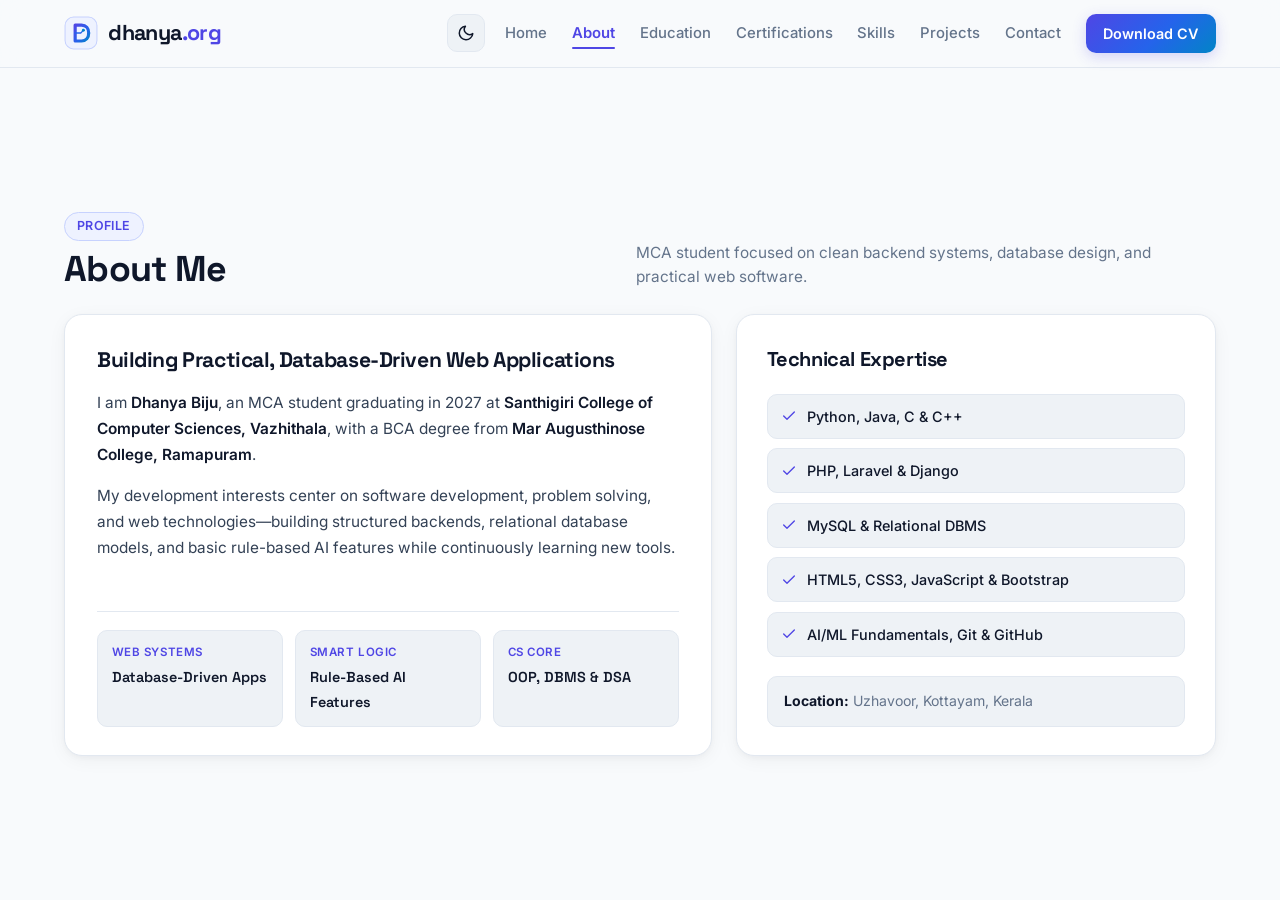
<file: TechNova/about.html>
<!DOCTYPE html>
<html lang="en">

<head>
    <meta charset="UTF-8">
    <meta name="viewport" content="width=device-width, initial-scale=1.0">
    <title>About | Dhanya Biju — dhanya.org</title>
    <meta name="description"
        content="About Dhanya Biju — MCA student with a BCA background specializing in database-driven web applications and rule-based AI features.">
    <meta property="og:title" content="About | Dhanya Biju">
    <meta property="og:description"
        content="Academic background, development interests, and core technical expertise of Dhanya Biju.">
    <meta property="og:type" content="profile">
    <meta property="og:site_name" content="dhanya.org">
    <link rel="icon" type="image/svg+xml" href="Assets/image/favicon.svg">
    <link rel="preconnect" href="https://fonts.googleapis.com">
    <link rel="preconnect" href="https://fonts.gstatic.com" crossorigin>
    <link
        href="https://fonts.googleapis.com/css2?family=Inter:wght@400;500;600;700&family=Space+Grotesk:wght@500;600;700&display=swap"
        rel="stylesheet">
    <link rel="stylesheet" href="Assets/css/common.css">
    <link rel="stylesheet" href="Assets/css/about.css">
    <script>
        (function () {
            var theme = localStorage.getItem('portfolio-theme');
            if (!theme) {
                theme = (window.matchMedia && window.matchMedia('(prefers-color-scheme: dark)').matches) ? 'dark' : 'light';
            }
            document.documentElement.setAttribute('data-theme', theme);
        })();
    </script>
</head>

<body>
    <a href="#main-content" class="skip-link">Skip to main content</a>

    <header class="navbar">
        <div class="nav-inner">
            <a href="index.html" class="logo" aria-label="dhanya.org home">
                <img src="Assets/image/logo.svg" alt="dhanya.org logo" class="logo-icon" width="34" height="34">
                <span class="logo-text">dhanya<span>.org</span></span>
            </a>

            <div class="nav-right">
                <button type="button" id="themeToggle" class="theme-toggle-btn" aria-label="Toggle color theme"
                    title="Toggle theme">
                    <svg class="sun-icon" viewBox="0 0 24 24" fill="none" stroke="currentColor" stroke-width="2"
                        stroke-linecap="round" stroke-linejoin="round" aria-hidden="true">
                        <circle cx="12" cy="12" r="5"></circle>
                        <line x1="12" y1="1" x2="12" y2="3"></line>
                        <line x1="12" y1="21" x2="12" y2="23"></line>
                        <line x1="4.22" y1="4.22" x2="5.64" y2="5.64"></line>
                        <line x1="18.36" y1="18.36" x2="19.78" y2="19.78"></line>
                        <line x1="1" y1="12" x2="3" y2="12"></line>
                        <line x1="21" y1="12" x2="23" y2="12"></line>
                        <line x1="4.22" y1="19.78" x2="5.64" y2="18.36"></line>
                        <line x1="18.36" y1="5.64" x2="19.78" y2="4.22"></line>
                    </svg>
                    <svg class="moon-icon" viewBox="0 0 24 24" fill="none" stroke="currentColor" stroke-width="2"
                        stroke-linecap="round" stroke-linejoin="round" aria-hidden="true">
                        <path d="M21 12.79A9 9 0 1 1 11.21 3 7 7 0 0 0 21 12.79z"></path>
                    </svg>
                </button>

                <button type="button" id="navToggle" class="nav-toggle" aria-label="Toggle navigation menu"
                    aria-expanded="false" aria-controls="navMenu">
                    <span class="nav-toggle-bar"></span>
                    <span class="nav-toggle-bar"></span>
                    <span class="nav-toggle-bar"></span>
                </button>

                <nav aria-label="Primary Navigation">
                    <ul id="navMenu" class="nav-links">
                        <li><a href="index.html">Home</a></li>
                        <li><a href="about.html" class="active" aria-current="page">About</a></li>
                        <li><a href="education.html">Education</a></li>
                        <li><a href="certifications.html">Certifications</a></li>
                        <li><a href="skills.html">Skills</a></li>
                        <li><a href="projects.html">Projects</a></li>
                        <li><a href="contacts.html">Contact</a></li>
                        <li><a href="Assets/documents/resume.pdf" target="_blank" rel="noopener noreferrer"
                                class="nav-btn">Download CV</a></li>
                    </ul>
                </nav>
            </div>
        </div>
    </header>

    <main id="main-content">
        <section class="page-section" aria-labelledby="about-heading">
            <div class="container">
                <div class="page-header">
                    <div>
                        <span class="page-eyebrow">Profile</span>
                        <h1 id="about-heading" class="page-title">About Me</h1>
                    </div>
                    <p class="page-subtitle">MCA student focused on clean backend systems, database design, and
                        practical web software.</p>
                </div>

                <div class="about-grid">
                    <!-- Left Column: Short Bio + 3 Compact Highlights -->
                    <article class="card about-card">
                        <div class="about-bio">
                            <h2>Building Practical, Database-Driven Web Applications</h2>
                            <p>
                                I am <strong>Dhanya Biju</strong>, an MCA student graduating in 2027 at
                                <strong>Santhigiri College of Computer Sciences, Vazhithala</strong>, with a BCA degree
                                from <strong>Mar Augusthinose College, Ramapuram</strong>.
                            </p>
                            <p>
                                My development interests center on software development, problem solving, and web
                                technologies—building structured backends, relational database models, and basic
                                rule-based AI features while continuously learning new tools.
                            </p>
                        </div>

                        <div class="highlights-strip" aria-label="Key expertise highlights">
                            <div class="highlight-box">
                                <span class="highlight-label">Web Systems</span>
                                <span class="highlight-value">Database-Driven Apps</span>
                            </div>
                            <div class="highlight-box">
                                <span class="highlight-label">Smart Logic</span>
                                <span class="highlight-value">Rule-Based AI Features</span>
                            </div>
                            <div class="highlight-box">
                                <span class="highlight-label">CS Core</span>
                                <span class="highlight-value">OOP, DBMS &amp; DSA</span>
                            </div>
                        </div>
                    </article>

                    <!-- Right Column: Short Technical Expertise List -->
                    <aside class="card about-side">
                        <h2>Technical Expertise</h2>
                        <ul class="expertise-list">
                            <li>
                                <svg viewBox="0 0 24 24" fill="none" stroke="currentColor" stroke-width="2"
                                    stroke-linecap="round" stroke-linejoin="round" aria-hidden="true">
                                    <polyline points="20 6 9 17 4 12"></polyline>
                                </svg>
                                <span>Python, Java, C &amp; C++</span>
                            </li>
                            <li>
                                <svg viewBox="0 0 24 24" fill="none" stroke="currentColor" stroke-width="2"
                                    stroke-linecap="round" stroke-linejoin="round" aria-hidden="true">
                                    <polyline points="20 6 9 17 4 12"></polyline>
                                </svg>
                                <span>PHP, Laravel &amp; Django</span>
                            </li>
                            <li>
                                <svg viewBox="0 0 24 24" fill="none" stroke="currentColor" stroke-width="2"
                                    stroke-linecap="round" stroke-linejoin="round" aria-hidden="true">
                                    <polyline points="20 6 9 17 4 12"></polyline>
                                </svg>
                                <span>MySQL &amp; Relational DBMS</span>
                            </li>
                            <li>
                                <svg viewBox="0 0 24 24" fill="none" stroke="currentColor" stroke-width="2"
                                    stroke-linecap="round" stroke-linejoin="round" aria-hidden="true">
                                    <polyline points="20 6 9 17 4 12"></polyline>
                                </svg>
                                <span>HTML5, CSS3, JavaScript &amp; Bootstrap</span>
                            </li>
                            <li>
                                <svg viewBox="0 0 24 24" fill="none" stroke="currentColor" stroke-width="2"
                                    stroke-linecap="round" stroke-linejoin="round" aria-hidden="true">
                                    <polyline points="20 6 9 17 4 12"></polyline>
                                </svg>
                                <span>AI/ML Fundamentals, Git &amp; GitHub</span>
                            </li>
                        </ul>
                        <p class="interests-note">
                            <strong>Location:</strong> Uzhavoor, Kottayam, Kerala
                        </p>
                    </aside>
                </div>
            </div>
        </section>
    </main>

    <button type="button" id="backToTop" class="back-to-top" aria-label="Back to top">
        <svg viewBox="0 0 24 24" fill="none" stroke="currentColor" stroke-width="2.2" stroke-linecap="round"
            stroke-linejoin="round" aria-hidden="true">
            <polyline points="18 15 12 9 6 15"></polyline>
        </svg>
    </button>

    <script src="Assets/javascript/common.js" defer></script>
</body>

</html>
</file>
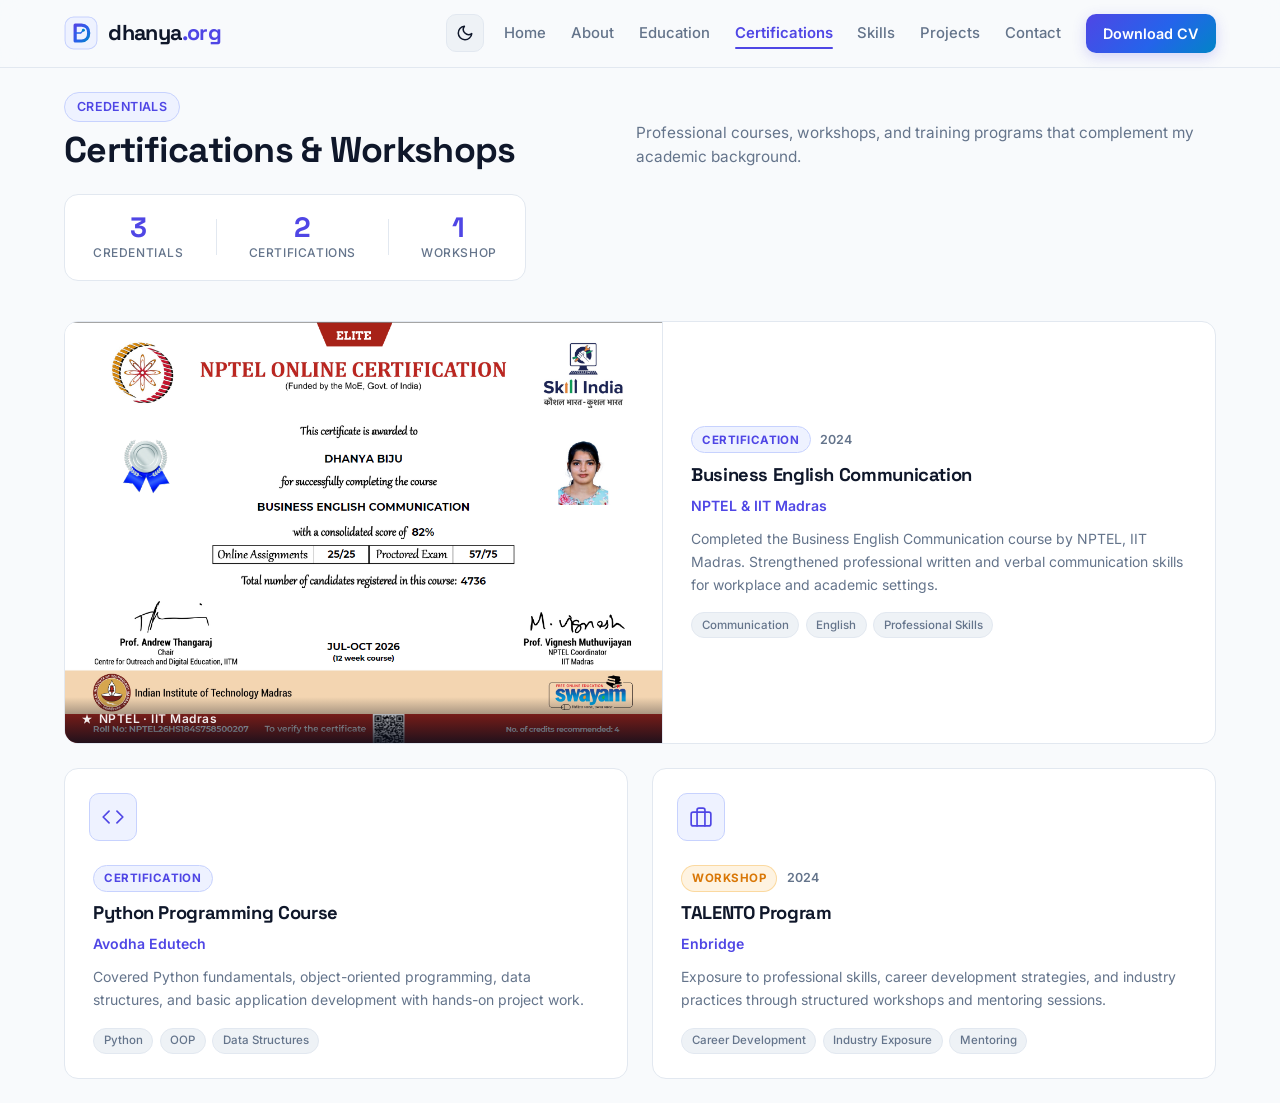
<file: TechNova/certifications.html>
<!DOCTYPE html>
<html lang="en">

<head>
    <meta charset="UTF-8">
    <meta name="viewport" content="width=device-width, initial-scale=1.0">
    <title>Certifications | Dhanya Biju — dhanya.org</title>
    <meta name="description"
        content="Certifications and workshops completed by Dhanya Biju — NPTEL Business English Communication, Python Programming (Avodha), and TALENTO Program (Enbridge).">
    <meta property="og:title" content="Certifications &amp; Workshops | Dhanya Biju">
    <meta property="og:description"
        content="Professional certifications and training workshops completed by Dhanya Biju.">
    <meta property="og:type" content="website">
    <meta property="og:site_name" content="dhanya.org">
    <link rel="icon" type="image/svg+xml" href="Assets/image/favicon.svg">
    <link rel="preconnect" href="https://fonts.googleapis.com">
    <link rel="preconnect" href="https://fonts.gstatic.com" crossorigin>
    <link
        href="https://fonts.googleapis.com/css2?family=Inter:wght@400;500;600;700&family=Space+Grotesk:wght@500;600;700&display=swap"
        rel="stylesheet">
    <link rel="stylesheet" href="Assets/css/common.css">
    <link rel="stylesheet" href="Assets/css/certifications.css">
    <script>
        (function () {
            var theme = localStorage.getItem('portfolio-theme');
            if (!theme) {
                theme = (window.matchMedia && window.matchMedia('(prefers-color-scheme: dark)').matches) ? 'dark' : 'light';
            }
            document.documentElement.setAttribute('data-theme', theme);
        })();
    </script>
</head>

<body>
    <a href="#main-content" class="skip-link">Skip to main content</a>

    <header class="navbar">
        <div class="nav-inner">
            <a href="index.html" class="logo" aria-label="dhanya.org home">
                <img src="Assets/image/logo.svg" alt="dhanya.org logo" class="logo-icon" width="34" height="34">
                <span class="logo-text">dhanya<span>.org</span></span>
            </a>

            <div class="nav-right">
                <button type="button" id="themeToggle" class="theme-toggle-btn" aria-label="Toggle color theme"
                    title="Toggle theme">
                    <svg class="sun-icon" viewBox="0 0 24 24" fill="none" stroke="currentColor" stroke-width="2"
                        stroke-linecap="round" stroke-linejoin="round" aria-hidden="true">
                        <circle cx="12" cy="12" r="5"></circle>
                        <line x1="12" y1="1" x2="12" y2="3"></line>
                        <line x1="12" y1="21" x2="12" y2="23"></line>
                        <line x1="4.22" y1="4.22" x2="5.64" y2="5.64"></line>
                        <line x1="18.36" y1="18.36" x2="19.78" y2="19.78"></line>
                        <line x1="1" y1="12" x2="3" y2="12"></line>
                        <line x1="21" y1="12" x2="23" y2="12"></line>
                        <line x1="4.22" y1="19.78" x2="5.64" y2="18.36"></line>
                        <line x1="18.36" y1="5.64" x2="19.78" y2="4.22"></line>
                    </svg>
                    <svg class="moon-icon" viewBox="0 0 24 24" fill="none" stroke="currentColor" stroke-width="2"
                        stroke-linecap="round" stroke-linejoin="round" aria-hidden="true">
                        <path d="M21 12.79A9 9 0 1 1 11.21 3 7 7 0 0 0 21 12.79z"></path>
                    </svg>
                </button>

                <button type="button" id="navToggle" class="nav-toggle" aria-label="Toggle navigation menu"
                    aria-expanded="false" aria-controls="navMenu">
                    <span class="nav-toggle-bar"></span>
                    <span class="nav-toggle-bar"></span>
                    <span class="nav-toggle-bar"></span>
                </button>

                <nav aria-label="Primary Navigation">
                    <ul id="navMenu" class="nav-links">
                        <li><a href="index.html">Home</a></li>
                        <li><a href="about.html">About</a></li>
                        <li><a href="education.html">Education</a></li>
                        <li><a href="certifications.html" class="active" aria-current="page">Certifications</a></li>
                        <li><a href="skills.html">Skills</a></li>
                        <li><a href="projects.html">Projects</a></li>
                        <li><a href="contacts.html">Contact</a></li>
                        <li><a href="Assets/documents/resume.pdf" target="_blank" rel="noopener noreferrer"
                                class="nav-btn">Download CV</a></li>
                    </ul>
                </nav>
            </div>
        </div>
    </header>

    <main id="main-content">
        <section class="page-section" aria-labelledby="certs-heading">
            <div class="container">

                <!-- Page Header -->
                <div class="page-header">
                    <div>
                        <span class="page-eyebrow">Credentials</span>
                        <h1 id="certs-heading" class="page-title">Certifications &amp; Workshops</h1>
                    </div>
                    <p class="page-subtitle">Professional courses, workshops, and training programs that complement my
                        academic background.</p>
                </div>

                <!-- Stats row -->
                <div class="cert-stats">
                    <div class="cert-stat">
                        <span class="cert-stat-num">3</span>
                        <span class="cert-stat-label">Credentials</span>
                    </div>
                    <div class="cert-stat-divider" aria-hidden="true"></div>
                    <div class="cert-stat">
                        <span class="cert-stat-num">2</span>
                        <span class="cert-stat-label">Certifications</span>
                    </div>
                    <div class="cert-stat-divider" aria-hidden="true"></div>
                    <div class="cert-stat">
                        <span class="cert-stat-num">1</span>
                        <span class="cert-stat-label">Workshop</span>
                    </div>
                </div>

                <!-- Certifications Grid -->
                <div class="certs-grid">

                            <!-- NPTEL — featured with certificate image -->
                            <article class="cert-card cert-card--nptel"
                                aria-label="NPTEL Business English Communication">
                                <div class="cert-card-img-panel">
                                    <img src="Assets/image/cert-nptel.jpg"
                                    alt="NPTEL Business English Communication Certificate issued to Dhanya Biju"
                                    class="cert-card-img" width="560" height="210" loading="eager">
                                    <div class="cert-card-img-overlay" aria-hidden="true">
                                        <span class="cert-card-issuer-pill">
                                            <svg width="12" height="12" viewBox="0 0 24 24" fill="currentColor"
                                                aria-hidden="true">
                                                <path
                                                    d="M12 2l2.4 7.4H22l-6.2 4.5 2.4 7.4L12 17l-6.2 4.3 2.4-7.4L2 9.4h7.6z" />
                                            </svg>
                                            NPTEL · IIT Madras
                                        </span>
                                    </div>
                                </div>
                                    <div class="cert-card-info">
                                        <div class="cert-card-top">
                                            <span class="cert-type-badge cert-type--cert">Certification</span>
                                            <span class="cert-year">2024</span>
                                        </div>
                                        <h2 class="cert-title">Business English Communication</h2>
                                        <p class="cert-org">NPTEL &amp; IIT Madras</p>
                                        <p class="cert-desc">Completed the Business English Communication course by
                                            NPTEL, IIT
                                            Madras. Strengthened professional written and verbal communication skills
                                            for
                                            workplace and academic settings.</p>
                                        <div class="cert-tags" aria-label="Topics">
                                            <span class="cert-tag">Communication</span>
                                            <span class="cert-tag">English</span>
                                            <span class="cert-tag">Professional Skills</span>
                                        </div>
                                    </div>
                            </article>

                            <!-- Python Programming — Avodha -->
                                        <article class="cert-card"
                                            aria-label="Python Programming Certificate from Avodha">
                                            <div class="cert-card-icon-panel" aria-hidden="true">
                                                <svg width="32" height="32" viewBox="0 0 24 24" fill="none"
                                                    stroke="currentColor" stroke-width="1.7" stroke-linecap="round"
                                                    stroke-linejoin="round">
                                                    <polyline points="16 18 22 12 16 6"></polyline>
                                                    <polyline points="8 6 2 12 8 18"></polyline>
                                                </svg>
                                            </div>
                                                <div class="cert-card-info">
                                                    <div class="cert-card-top">
                                                        <span
                                                            class="cert-type-badge cert-type--cert">Certification</span>
                                                    </div>
                                                    <h2 class="cert-title">Python Programming Course</h2>
                                                    <p class="cert-org">Avodha Edutech</p>
                                                    <p class="cert-desc">Covered Python fundamentals, object-oriented
                                                        programming, data
                                                        structures, and basic application development with hands-on
                                                        project work.</p>
                                                    <div class="cert-tags" aria-label="Topics">
                                                        <span class="cert-tag">Python</span>
                                                        <span class="cert-tag">OOP</span>
                                                        <span class="cert-tag">Data Structures</span>
                                                    </div>
                                                </div>
                                        </article>

                                        <!-- TALENTO — Enbridge -->
                                                    <article class="cert-card" aria-label="TALENTO Program by Enbridge">
                                                        <div class="cert-card-icon-panel" aria-hidden="true">
                                                            <svg width="32" height="32" viewBox="0 0 24 24" fill="none"
                                                                stroke="currentColor" stroke-width="1.7"
                                                                stroke-linecap="round" stroke-linejoin="round">
                                                                <rect x="2" y="7" width="20" height="14" rx="2" ry="2">
                                                                </rect>
                                                                <path d="M16 21V5a2 2 0 0 0-2-2h-4a2 2 0 0 0-2 2v16">
                                                                </path>
                                                            </svg>
                                                        </div>
                                                            <div class="cert-card-info">
                                                                <div class="cert-card-top">
                                                                    <span
                                                                        class="cert-type-badge cert-type--workshop">Workshop</span>
                                                                    <span class="cert-year">2024</span>
                                                                </div>
                                                                <h2 class="cert-title">TALENTO Program</h2>
                                                                <p class="cert-org">Enbridge</p>
                                                                <p class="cert-desc">Exposure to professional skills,
                                                                    career development strategies, and
                                                                    industry practices through structured workshops and
                                                                    mentoring sessions.</p>
                                                                <div class="cert-tags" aria-label="Topics">
                                                                    <span class="cert-tag">Career Development</span>
                                                                    <span class="cert-tag">Industry Exposure</span>
                                                                    <span class="cert-tag">Mentoring</span>
                                                                </div>
                                                            </div>
                                                    </article>

                                            </div>
                                </div>
        </section>
    </main>

    <button type="button" id="backToTop" class="back-to-top" aria-label="Back to top">
        <svg viewBox="0 0 24 24" fill="none" stroke="currentColor" stroke-width="2.2" stroke-linecap="round"
            stroke-linejoin="round" aria-hidden="true">
            <polyline points="18 15 12 9 6 15"></polyline>
        </svg>
    </button>

    <script src="Assets/javascript/common.js" defer></script>
</body>

</html>
</file>
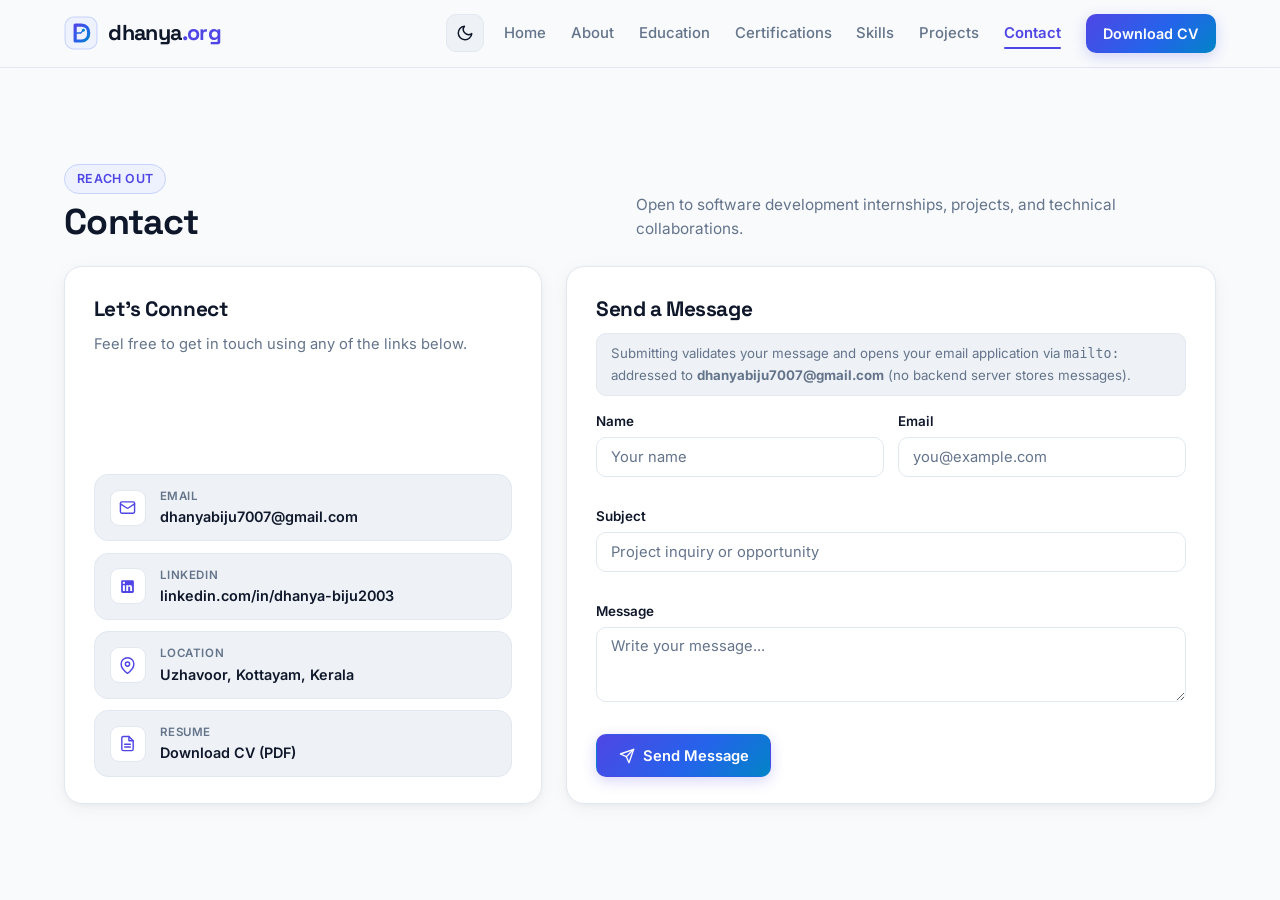
<file: TechNova/contacts.html>
<!DOCTYPE html>
<html lang="en">

<head>
    <meta charset="UTF-8">
    <meta name="viewport" content="width=device-width, initial-scale=1.0">
    <title>Contact | Dhanya Biju — dhanya.org</title>
    <meta name="description"
        content="Contact Dhanya Biju by email, LinkedIn, or the validated contact form for software development internships and projects.">
    <meta property="og:title" content="Contact | Dhanya Biju">
    <meta property="og:description" content="Connect with Dhanya Biju via email, LinkedIn, or resume download.">
    <meta property="og:type" content="website">
    <meta property="og:site_name" content="dhanya.org">
    <link rel="icon" type="image/svg+xml" href="Assets/image/favicon.svg">
    <link rel="preconnect" href="https://fonts.googleapis.com">
    <link rel="preconnect" href="https://fonts.gstatic.com" crossorigin>
    <link
        href="https://fonts.googleapis.com/css2?family=Inter:wght@400;500;600;700&family=Space+Grotesk:wght@500;600;700&display=swap"
        rel="stylesheet">
    <link rel="stylesheet" href="Assets/css/common.css">
    <link rel="stylesheet" href="Assets/css/contact.css">
    <script>
        (function () {
            var theme = localStorage.getItem('portfolio-theme');
            if (!theme) {
                theme = (window.matchMedia && window.matchMedia('(prefers-color-scheme: dark)').matches) ? 'dark' : 'light';
            }
            document.documentElement.setAttribute('data-theme', theme);
        })();
    </script>
</head>

<body>
    <a href="#main-content" class="skip-link">Skip to main content</a>

    <header class="navbar">
        <div class="nav-inner">
            <a href="index.html" class="logo" aria-label="dhanya.org home">
                <img src="Assets/image/logo.svg" alt="dhanya.org logo" class="logo-icon" width="34" height="34">
                <span class="logo-text">dhanya<span>.org</span></span>
            </a>

            <div class="nav-right">
                <button type="button" id="themeToggle" class="theme-toggle-btn" aria-label="Toggle color theme"
                    title="Toggle theme">
                    <svg class="sun-icon" viewBox="0 0 24 24" fill="none" stroke="currentColor" stroke-width="2"
                        stroke-linecap="round" stroke-linejoin="round" aria-hidden="true">
                        <circle cx="12" cy="12" r="5"></circle>
                        <line x1="12" y1="1" x2="12" y2="3"></line>
                        <line x1="12" y1="21" x2="12" y2="23"></line>
                        <line x1="4.22" y1="4.22" x2="5.64" y2="5.64"></line>
                        <line x1="18.36" y1="18.36" x2="19.78" y2="19.78"></line>
                        <line x1="1" y1="12" x2="3" y2="12"></line>
                        <line x1="21" y1="12" x2="23" y2="12"></line>
                        <line x1="4.22" y1="19.78" x2="5.64" y2="18.36"></line>
                        <line x1="18.36" y1="5.64" x2="19.78" y2="4.22"></line>
                    </svg>
                    <svg class="moon-icon" viewBox="0 0 24 24" fill="none" stroke="currentColor" stroke-width="2"
                        stroke-linecap="round" stroke-linejoin="round" aria-hidden="true">
                        <path d="M21 12.79A9 9 0 1 1 11.21 3 7 7 0 0 0 21 12.79z"></path>
                    </svg>
                </button>

                <button type="button" id="navToggle" class="nav-toggle" aria-label="Toggle navigation menu"
                    aria-expanded="false" aria-controls="navMenu">
                    <span class="nav-toggle-bar"></span>
                    <span class="nav-toggle-bar"></span>
                    <span class="nav-toggle-bar"></span>
                </button>

                <nav aria-label="Primary Navigation">
                    <ul id="navMenu" class="nav-links">
                        <li><a href="index.html">Home</a></li>
                        <li><a href="about.html">About</a></li>
                        <li><a href="education.html">Education</a></li>
                        <li><a href="certifications.html">Certifications</a></li>
                        <li><a href="skills.html">Skills</a></li>
                        <li><a href="projects.html">Projects</a></li>
                        <li><a href="contacts.html" class="active" aria-current="page">Contact</a></li>
                        <li><a href="Assets/documents/resume.pdf" target="_blank" rel="noopener noreferrer"
                                class="nav-btn">Download CV</a></li>
                    </ul>
                </nav>
            </div>
        </div>
    </header>

    <main id="main-content">
        <section class="page-section" aria-labelledby="contact-heading">
            <div class="container">
                <div class="page-header">
                    <div>
                        <span class="page-eyebrow">Reach Out</span>
                        <h1 id="contact-heading" class="page-title">Contact</h1>
                    </div>
                    <p class="page-subtitle">Open to software development internships, projects, and technical
                        collaborations.</p>
                </div>

                <div class="contact-grid">
                    <!-- Left Column -->
                    <aside class="card contact-info-card">
                        <h2>Let's Connect</h2>
                        <p class="info-intro">Feel free to get in touch using any of the links below.</p>

                        <div class="contact-items">
                            <a href="mailto:dhanyabiju7007@gmail.com" class="contact-item">
                                <div class="item-icon" aria-hidden="true">
                                    <svg viewBox="0 0 24 24" fill="none" stroke="currentColor" stroke-width="2"
                                        stroke-linecap="round" stroke-linejoin="round">
                                        <rect x="2" y="4" width="20" height="16" rx="2"></rect>
                                        <path d="m22 7-8.97 5.7a1.94 1.94 0 0 1-2.06 0L2 7"></path>
                                    </svg>
                                </div>
                                <div class="item-text">
                                    <span class="item-label">Email</span>
                                    <span class="item-value">dhanyabiju7007@gmail.com</span>
                                </div>
                            </a>

                            <a href="https://www.linkedin.com/in/dhanya-biju2003" target="_blank"
                                rel="noopener noreferrer" class="contact-item">
                                <div class="item-icon" aria-hidden="true">
                                    <svg viewBox="0 0 24 24" fill="currentColor">
                                        <path
                                            d="M19 3a2 2 0 0 1 2 2v14a2 2 0 0 1-2 2H5a2 2 0 0 1-2-2V5a2 2 0 0 1 2-2h14m-.5 15.5v-5.3a3.26 3.26 0 0 0-3.26-3.26c-.85 0-1.84.52-2.28 1.3v-1.11h-2.79v8.37h2.79v-4.93c0-.77.62-1.4 1.39-1.4a1.4 1.4 0 0 1 1.4 1.4v4.93h2.75M6.88 8.56a1.68 1.68 0 0 0 1.68-1.68c0-.93-.75-1.69-1.68-1.69a1.69 1.69 0 0 0-1.69 1.69c0 .93.76 1.68 1.69 1.68m1.39 9.94v-8.37H5.5v8.37h2.77z">
                                        </path>
                                    </svg>
                                </div>
                                <div class="item-text">
                                    <span class="item-label">LinkedIn</span>
                                    <span class="item-value">linkedin.com/in/dhanya-biju2003</span>
                                </div>
                            </a>

                            <div class="contact-item">
                                <div class="item-icon" aria-hidden="true">
                                    <svg viewBox="0 0 24 24" fill="none" stroke="currentColor" stroke-width="2"
                                        stroke-linecap="round" stroke-linejoin="round">
                                        <path d="M21 10c0 7-9 13-9 13s-9-6-9-13a9 9 0 0 1 18 0z"></path>
                                        <circle cx="12" cy="10" r="3"></circle>
                                    </svg>
                                </div>
                                <div class="item-text">
                                    <span class="item-label">Location</span>
                                    <span class="item-value">Uzhavoor, Kottayam, Kerala</span>
                                </div>
                            </div>

                            <a href="Assets/documents/resume.pdf" target="_blank" rel="noopener noreferrer"
                                class="contact-item">
                                <div class="item-icon" aria-hidden="true">
                                    <svg viewBox="0 0 24 24" fill="none" stroke="currentColor" stroke-width="2"
                                        stroke-linecap="round" stroke-linejoin="round">
                                        <path d="M14 2H6a2 2 0 0 0-2 2v16a2 2 0 0 0 2 2h12a2 2 0 0 0 2-2V8z"></path>
                                        <polyline points="14 2 14 8 20 8"></polyline>
                                        <line x1="16" y1="13" x2="8" y2="13"></line>
                                        <line x1="16" y1="17" x2="8" y2="17"></line>
                                    </svg>
                                </div>
                                <div class="item-text">
                                    <span class="item-label">Resume</span>
                                    <span class="item-value">Download CV (PDF)</span>
                                </div>
                            </a>
                        </div>
                    </aside>

                    <!-- Right Column: Validated Form -->
                    <div class="card contact-form-card">
                        <h2>Send a Message</h2>
                        <p class="form-note">
                            Submitting validates your message and opens your email application via <code>mailto:</code>
                            addressed to <strong>dhanyabiju7007@gmail.com</strong> (no backend server stores messages).
                        </p>

                        <form id="contactForm" class="contact-form" novalidate>
                            <div class="form-row">
                                <div class="form-group">
                                    <label for="senderName">Name</label>
                                    <input type="text" id="senderName" name="name" placeholder="Your name"
                                        autocomplete="name" required>
                                    <span id="nameError" class="field-error" aria-live="polite"></span>
                                </div>
                                <div class="form-group">
                                    <label for="senderEmail">Email</label>
                                    <input type="email" id="senderEmail" name="email" placeholder="you@example.com"
                                        autocomplete="email" required>
                                    <span id="emailError" class="field-error" aria-live="polite"></span>
                                </div>
                            </div>

                            <div class="form-group">
                                <label for="subject">Subject</label>
                                <input type="text" id="subject" name="subject"
                                    placeholder="Project inquiry or opportunity" required>
                                <span id="subjectError" class="field-error" aria-live="polite"></span>
                            </div>

                            <div class="form-group">
                                <label for="message">Message</label>
                                <textarea id="message" name="message" rows="3" placeholder="Write your message..."
                                    required></textarea>
                                <span id="messageError" class="field-error" aria-live="polite"></span>
                            </div>

                            <div class="form-actions">
                                <button type="submit" class="btn btn-primary submit-btn">
                                    <svg viewBox="0 0 24 24" fill="none" stroke="currentColor" stroke-width="2"
                                        stroke-linecap="round" stroke-linejoin="round" aria-hidden="true">
                                        <line x1="22" y1="2" x2="11" y2="13"></line>
                                        <polygon points="22 2 15 22 11 13 2 9 22 2"></polygon>
                                    </svg>
                                    <span>Send Message</span>
                                </button>
                                <p id="formFeedback" class="form-feedback" role="status" aria-live="polite"></p>
                            </div>
                        </form>
                    </div>
                </div>
            </div>
        </section>
    </main>

    <button type="button" id="backToTop" class="back-to-top" aria-label="Back to top">
        <svg viewBox="0 0 24 24" fill="none" stroke="currentColor" stroke-width="2.2" stroke-linecap="round"
            stroke-linejoin="round" aria-hidden="true">
            <polyline points="18 15 12 9 6 15"></polyline>
        </svg>
    </button>

    <script src="Assets/javascript/common.js" defer></script>
</body>

</html>
</file>
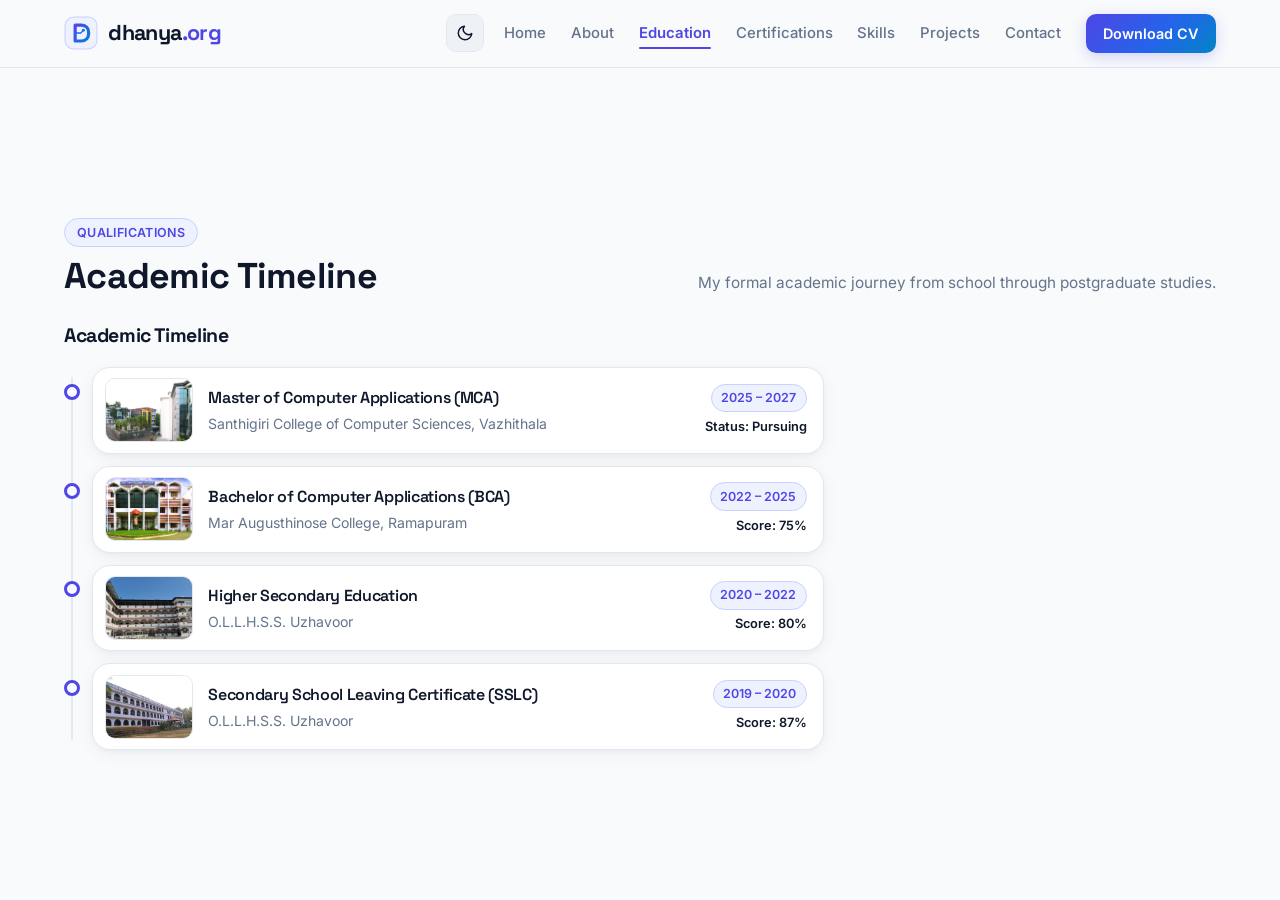
<file: TechNova/education.html>
<!DOCTYPE html>
<html lang="en">

<head>
    <meta charset="UTF-8">
    <meta name="viewport" content="width=device-width, initial-scale=1.0">
    <title>Education | Dhanya Biju — dhanya.org</title>
    <meta name="description"
        content="Academic timeline of Dhanya Biju — MCA, BCA, Higher Secondary, and SSLC qualifications.">
    <meta property="og:title" content="Education &amp; Certifications | Dhanya Biju">
    <meta property="og:description"
        content="Formal academic qualifications and training certifications of Dhanya Biju.">
    <meta property="og:type" content="website">
    <meta property="og:site_name" content="dhanya.org">
    <link rel="icon" type="image/svg+xml" href="Assets/image/favicon.svg">
    <link rel="preconnect" href="https://fonts.googleapis.com">
    <link rel="preconnect" href="https://fonts.gstatic.com" crossorigin>
    <link
        href="https://fonts.googleapis.com/css2?family=Inter:wght@400;500;600;700&family=Space+Grotesk:wght@500;600;700&display=swap"
        rel="stylesheet">
    <link rel="stylesheet" href="Assets/css/common.css">
    <link rel="stylesheet" href="Assets/css/education.css">
    <script>
        (function () {
            var theme = localStorage.getItem('portfolio-theme');
            if (!theme) {
                theme = (window.matchMedia && window.matchMedia('(prefers-color-scheme: dark)').matches) ? 'dark' : 'light';
            }
            document.documentElement.setAttribute('data-theme', theme);
        })();
    </script>
</head>

<body>
    <a href="#main-content" class="skip-link">Skip to main content</a>

    <header class="navbar">
        <div class="nav-inner">
            <a href="index.html" class="logo" aria-label="dhanya.org home">
                <img src="Assets/image/logo.svg" alt="dhanya.org logo" class="logo-icon" width="34" height="34">
                <span class="logo-text">dhanya<span>.org</span></span>
            </a>

            <div class="nav-right">
                <button type="button" id="themeToggle" class="theme-toggle-btn" aria-label="Toggle color theme"
                    title="Toggle theme">
                    <svg class="sun-icon" viewBox="0 0 24 24" fill="none" stroke="currentColor" stroke-width="2"
                        stroke-linecap="round" stroke-linejoin="round" aria-hidden="true">
                        <circle cx="12" cy="12" r="5"></circle>
                        <line x1="12" y1="1" x2="12" y2="3"></line>
                        <line x1="12" y1="21" x2="12" y2="23"></line>
                        <line x1="4.22" y1="4.22" x2="5.64" y2="5.64"></line>
                        <line x1="18.36" y1="18.36" x2="19.78" y2="19.78"></line>
                        <line x1="1" y1="12" x2="3" y2="12"></line>
                        <line x1="21" y1="12" x2="23" y2="12"></line>
                        <line x1="4.22" y1="19.78" x2="5.64" y2="18.36"></line>
                        <line x1="18.36" y1="5.64" x2="19.78" y2="4.22"></line>
                    </svg>
                    <svg class="moon-icon" viewBox="0 0 24 24" fill="none" stroke="currentColor" stroke-width="2"
                        stroke-linecap="round" stroke-linejoin="round" aria-hidden="true">
                        <path d="M21 12.79A9 9 0 1 1 11.21 3 7 7 0 0 0 21 12.79z"></path>
                    </svg>
                </button>

                <button type="button" id="navToggle" class="nav-toggle" aria-label="Toggle navigation menu"
                    aria-expanded="false" aria-controls="navMenu">
                    <span class="nav-toggle-bar"></span>
                    <span class="nav-toggle-bar"></span>
                    <span class="nav-toggle-bar"></span>
                </button>

                <nav aria-label="Primary Navigation">
                    <ul id="navMenu" class="nav-links">
                        <li><a href="index.html">Home</a></li>
                        <li><a href="about.html">About</a></li>
                        <li><a href="education.html" class="active" aria-current="page">Education</a></li>
                        <li><a href="certifications.html">Certifications</a></li>
                        <li><a href="skills.html">Skills</a></li>
                        <li><a href="projects.html">Projects</a></li>
                        <li><a href="contacts.html">Contact</a></li>
                        <li><a href="Assets/documents/resume.pdf" target="_blank" rel="noopener noreferrer"
                                class="nav-btn">Download CV</a></li>
                    </ul>
                </nav>
            </div>
        </div>
    </header>

    <main id="main-content">
        <section class="page-section" aria-labelledby="education-heading">
            <div class="container">
                <div class="page-header">
                    <div>
                        <span class="page-eyebrow">Qualifications</span>
                        <h1 id="education-heading" class="page-title">Academic Timeline</h1>
                    </div>
                    <p class="page-subtitle">My formal academic journey from school through postgraduate studies.</p>
                </div>

                <div class="education-layout">
                    <!-- Left: Compact Vertical Timeline -->
                    <div class="timeline-panel">
                        <h2>Academic Timeline</h2>
                        <div class="timeline">
                            <article class="timeline-item">
                                <div class="timeline-dot" aria-hidden="true"></div>
                                <div class="card timeline-card">
                                    <button type="button" class="timeline-photo-btn"
                                        data-photo-src="Assets/image/college-santhigiri.jpg"
                                        data-photo-title="Santhigiri College of Computer Sciences"
                                        data-photo-caption="Master of Computer Applications (MCA) — Vazhithala, Idukki, Kerala"
                                        data-photo-alt="Santhigiri College of Computer Sciences campus, Vazhithala"
                                        aria-label="View photo of Santhigiri College of Computer Sciences campus">
                                        <img src="Assets/image/college-santhigiri.jpg"
                                            alt="Santhigiri College of Computer Sciences campus, Vazhithala"
                                            class="timeline-photo" width="92" height="68" loading="lazy">
                                        <span class="timeline-photo-zoom" aria-hidden="true">
                                            <svg width="12" height="12" viewBox="0 0 24 24" fill="none"
                                                stroke="currentColor" stroke-width="2.5" stroke-linecap="round"
                                                stroke-linejoin="round">
                                                <circle cx="11" cy="11" r="7"></circle>
                                                <line x1="21" y1="21" x2="16.65" y2="16.65"></line>
                                            </svg>
                                        </span>
                                    </button>
                                    <div class="timeline-content">
                                        <div class="timeline-info">
                                            <h3>Master of Computer Applications (MCA)</h3>
                                            <p>Santhigiri College of Computer Sciences, Vazhithala</p>
                                        </div>
                                        <div class="timeline-meta">
                                            <span class="timeline-date">2025 – 2027</span>
                                            <span class="timeline-score">Status: Pursuing</span>
                                        </div>
                                    </div>
                                </div>
                            </article>

                            <article class="timeline-item">
                                <div class="timeline-dot" aria-hidden="true"></div>
                                <div class="card timeline-card">
                                    <button type="button" class="timeline-photo-btn"
                                        data-photo-src="Assets/image/college-augusthinose.jpg"
                                        data-photo-title="Mar Augusthinose College"
                                        data-photo-caption="Bachelor of Computer Applications (BCA) — Ramapuram, Kottayam, Kerala"
                                        data-photo-alt="Mar Augusthinose College campus, Ramapuram"
                                        aria-label="View photo of Mar Augusthinose College campus">
                                        <img src="Assets/image/college-augusthinose.jpg"
                                            alt="Mar Augusthinose College campus, Ramapuram" class="timeline-photo"
                                            width="92" height="68" loading="lazy">
                                        <span class="timeline-photo-zoom" aria-hidden="true">
                                            <svg width="12" height="12" viewBox="0 0 24 24" fill="none"
                                                stroke="currentColor" stroke-width="2.5" stroke-linecap="round"
                                                stroke-linejoin="round">
                                                <circle cx="11" cy="11" r="7"></circle>
                                                <line x1="21" y1="21" x2="16.65" y2="16.65"></line>
                                            </svg>
                                        </span>
                                    </button>
                                    <div class="timeline-content">
                                        <div class="timeline-info">
                                            <h3>Bachelor of Computer Applications (BCA)</h3>
                                            <p>Mar Augusthinose College, Ramapuram</p>
                                        </div>
                                        <div class="timeline-meta">
                                            <span class="timeline-date">2022 – 2025</span>
                                            <span class="timeline-score">Score: 75%</span>
                                        </div>
                                    </div>
                                </div>
                            </article>

                            <article class="timeline-item">
                                <div class="timeline-dot" aria-hidden="true"></div>
                                <div class="card timeline-card">
                                    <button type="button" class="timeline-photo-btn"
                                        data-photo-src="Assets/image/school-ollhss.jpg"
                                        data-photo-title="Our Lady of Lourdes Higher Secondary School (O.L.L.H.S.S.)"
                                        data-photo-caption="Higher Secondary Education — Uzhavoor, Kottayam, Kerala"
                                        data-photo-alt="Our Lady of Lourdes Higher Secondary School (O.L.L.H.S.S.) campus, Uzhavoor"
                                        aria-label="View photo of O.L.L.H.S.S. Uzhavoor campus">
                                        <img src="Assets/image/school-ollhss.jpg"
                                            alt="Our Lady of Lourdes Higher Secondary School (O.L.L.H.S.S.) campus, Uzhavoor"
                                            class="timeline-photo" width="92" height="68" loading="lazy">
                                        <span class="timeline-photo-zoom" aria-hidden="true">
                                            <svg width="12" height="12" viewBox="0 0 24 24" fill="none"
                                                stroke="currentColor" stroke-width="2.5" stroke-linecap="round"
                                                stroke-linejoin="round">
                                                <circle cx="11" cy="11" r="7"></circle>
                                                <line x1="21" y1="21" x2="16.65" y2="16.65"></line>
                                            </svg>
                                        </span>
                                    </button>
                                    <div class="timeline-content">
                                        <div class="timeline-info">
                                            <h3>Higher Secondary Education</h3>
                                            <p>O.L.L.H.S.S. Uzhavoor</p>
                                        </div>
                                        <div class="timeline-meta">
                                            <span class="timeline-date">2020 – 2022</span>
                                            <span class="timeline-score">Score: 80%</span>
                                        </div>
                                    </div>
                                </div>
                            </article>

                            <article class="timeline-item">
                                <div class="timeline-dot" aria-hidden="true"></div>
                                <div class="card timeline-card">
                                    <button type="button" class="timeline-photo-btn"
                                        data-photo-src="Assets/image/school-ollhss.jpg"
                                        data-photo-title="Our Lady of Lourdes Higher Secondary School (O.L.L.H.S.S.)"
                                        data-photo-caption="Secondary School Leaving Certificate (SSLC) — Uzhavoor, Kottayam, Kerala"
                                        data-photo-alt="O.L.L.H.S.S. Uzhavoor school building"
                                        aria-label="View photo of O.L.L.H.S.S. Uzhavoor school building">
                                        <img src="Assets/image/high school-ollhss.jpg"
                                            alt="O.L.L.H.S.S. Uzhavoor school building" class="timeline-photo"
                                            width="92" height="68" loading="lazy">
                                        <span class="timeline-photo-zoom" aria-hidden="true">
                                            <svg width="12" height="12" viewBox="0 0 24 24" fill="none"
                                                stroke="currentColor" stroke-width="2.5" stroke-linecap="round"
                                                stroke-linejoin="round">
                                                <circle cx="11" cy="11" r="7"></circle>
                                                <line x1="21" y1="21" x2="16.65" y2="16.65"></line>
                                            </svg>
                                        </span>
                                    </button>
                                    <div class="timeline-content">
                                        <div class="timeline-info">
                                            <h3>Secondary School Leaving Certificate (SSLC)</h3>
                                            <p>O.L.L.H.S.S. Uzhavoor</p>
                                        </div>
                                        <div class="timeline-meta">
                                            <span class="timeline-date">2019 – 2020</span>
                                            <span class="timeline-score">Score: 87%</span>
                                        </div>
                                    </div>
                                </div>
                            </article>
                        </div>
                    </div>

                </div>
            </div>
        </section>
    </main>

    <button type="button" id="backToTop" class="back-to-top" aria-label="Back to top">
        <svg viewBox="0 0 24 24" fill="none" stroke="currentColor" stroke-width="2.2" stroke-linecap="round"
            stroke-linejoin="round" aria-hidden="true">
            <polyline points="18 15 12 9 6 15"></polyline>
        </svg>
    </button>

    <!-- Campus Photo Lightbox Modal -->
    <div id="photoModal" class="photo-modal" role="dialog" aria-modal="true" aria-labelledby="modalTitle"
        aria-hidden="true">
        <div class="photo-modal-backdrop" aria-hidden="true"></div>
        <div class="photo-modal-dialog">
            <div class="photo-modal-header">
                <h3 id="modalTitle" class="photo-modal-title">Campus Photograph</h3>
                <button type="button" id="modalClose" class="photo-modal-close"
                    aria-label="Close photo preview">&times;</button>
            </div>
            <div class="photo-modal-body">
                <div class="photo-modal-img-wrap">
                    <img id="modalPhoto" src="data:image/svg+xml,%3Csvg xmlns='http://www.w3.org/2000/svg'/%3E"
                        alt="Campus photograph preview" width="800" height="500">
                </div>
                <p id="modalCaption" class="photo-modal-caption"></p>
            </div>
        </div>
    </div>

    <script src="Assets/javascript/common.js" defer></script>
</body>

</html>
</file>
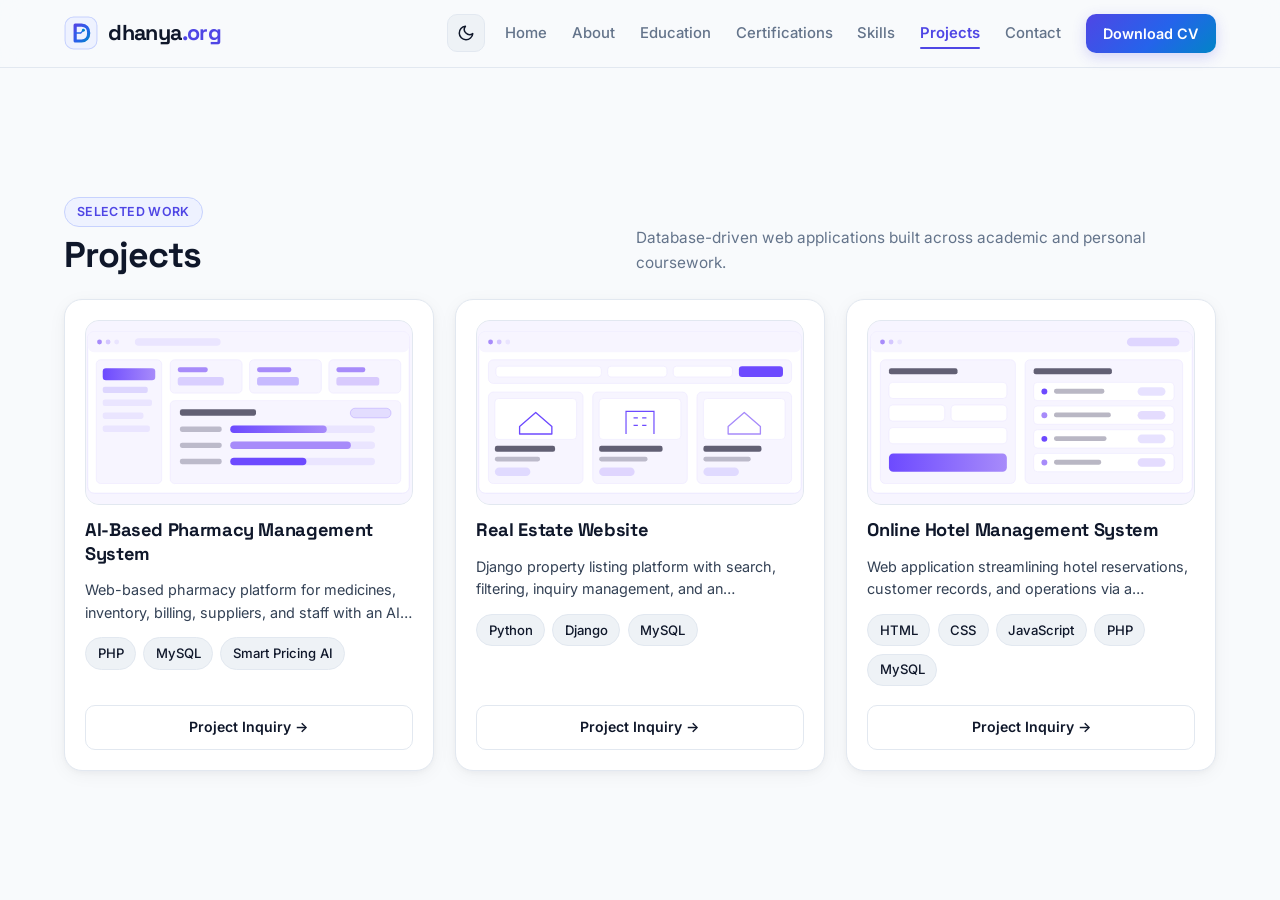
<file: TechNova/projects.html>
<!DOCTYPE html>
<html lang="en">

<head>
    <meta charset="UTF-8">
    <meta name="viewport" content="width=device-width, initial-scale=1.0">
    <title>Projects | Dhanya Biju — dhanya.org</title>
    <meta name="description"
        content="Web development projects by Dhanya Biju: AI-Based Pharmacy Management System, Real Estate Website, and Online Hotel Management System.">
    <meta property="og:title" content="Projects | Dhanya Biju">
    <meta property="og:description"
        content="Three database-driven web applications built with PHP, MySQL, Python, Django, HTML, CSS, and JavaScript.">
    <meta property="og:type" content="website">
    <meta property="og:site_name" content="dhanya.org">
    <link rel="icon" type="image/svg+xml" href="Assets/image/favicon.svg">
    <link rel="preconnect" href="https://fonts.googleapis.com">
    <link rel="preconnect" href="https://fonts.gstatic.com" crossorigin>
    <link
        href="https://fonts.googleapis.com/css2?family=Inter:wght@400;500;600;700&family=Space+Grotesk:wght@500;600;700&display=swap"
        rel="stylesheet">
    <link rel="stylesheet" href="Assets/css/common.css">
    <link rel="stylesheet" href="Assets/css/project.css">
    <script>
        (function () {
            var theme = localStorage.getItem('portfolio-theme');
            if (!theme) {
                theme = (window.matchMedia && window.matchMedia('(prefers-color-scheme: dark)').matches) ? 'dark' : 'light';
            }
            document.documentElement.setAttribute('data-theme', theme);
        })();
    </script>
</head>

<body>
    <a href="#main-content" class="skip-link">Skip to main content</a>

    <header class="navbar">
        <div class="nav-inner">
            <a href="index.html" class="logo" aria-label="dhanya.org home">
                <img src="Assets/image/logo.svg" alt="dhanya.org logo" class="logo-icon" width="34" height="34">
                <span class="logo-text">dhanya<span>.org</span></span>
            </a>

            <div class="nav-right">
                <button type="button" id="themeToggle" class="theme-toggle-btn" aria-label="Toggle color theme"
                    title="Toggle theme">
                    <svg class="sun-icon" viewBox="0 0 24 24" fill="none" stroke="currentColor" stroke-width="2"
                        stroke-linecap="round" stroke-linejoin="round" aria-hidden="true">
                        <circle cx="12" cy="12" r="5"></circle>
                        <line x1="12" y1="1" x2="12" y2="3"></line>
                        <line x1="12" y1="21" x2="12" y2="23"></line>
                        <line x1="4.22" y1="4.22" x2="5.64" y2="5.64"></line>
                        <line x1="18.36" y1="18.36" x2="19.78" y2="19.78"></line>
                        <line x1="1" y1="12" x2="3" y2="12"></line>
                        <line x1="21" y1="12" x2="23" y2="12"></line>
                        <line x1="4.22" y1="19.78" x2="5.64" y2="18.36"></line>
                        <line x1="18.36" y1="5.64" x2="19.78" y2="4.22"></line>
                    </svg>
                    <svg class="moon-icon" viewBox="0 0 24 24" fill="none" stroke="currentColor" stroke-width="2"
                        stroke-linecap="round" stroke-linejoin="round" aria-hidden="true">
                        <path d="M21 12.79A9 9 0 1 1 11.21 3 7 7 0 0 0 21 12.79z"></path>
                    </svg>
                </button>

                <button type="button" id="navToggle" class="nav-toggle" aria-label="Toggle navigation menu"
                    aria-expanded="false" aria-controls="navMenu">
                    <span class="nav-toggle-bar"></span>
                    <span class="nav-toggle-bar"></span>
                    <span class="nav-toggle-bar"></span>
                </button>

                <nav aria-label="Primary Navigation">
                    <ul id="navMenu" class="nav-links">
                        <li><a href="index.html">Home</a></li>
                        <li><a href="about.html">About</a></li>
                        <li><a href="education.html">Education</a></li>
                        <li><a href="certifications.html">Certifications</a></li>
                        <li><a href="skills.html">Skills</a></li>
                        <li><a href="projects.html" class="active" aria-current="page">Projects</a></li>
                        <li><a href="contacts.html">Contact</a></li>
                        <li><a href="Assets/documents/resume.pdf" target="_blank" rel="noopener noreferrer"
                                class="nav-btn">Download CV</a></li>
                    </ul>
                </nav>
            </div>
        </div>
    </header>

    <main id="main-content">
        <section class="page-section" aria-labelledby="projects-heading">
            <div class="container">
                <div class="page-header">
                    <div>
                        <span class="page-eyebrow">Selected Work</span>
                        <h1 id="projects-heading" class="page-title">Projects</h1>
                    </div>
                    <p class="page-subtitle">Database-driven web applications built across academic and personal
                        coursework.</p>
                </div>

                <div class="projects-grid">
                    <!-- Project 1 -->
                    <article class="card project-card">
                        <div class="project-preview">
                            <img src="Assets/image/project-pharmacy.svg"
                                alt="AI-Based Pharmacy Management System preview" width="640" height="340"
                                loading="eager">
                        </div>
                        <h2 class="project-title">AI-Based Pharmacy Management System</h2>
                        <p class="project-desc">
                            Web-based pharmacy platform for medicines, inventory, billing, suppliers, and staff with an
                            AI Smart Pricing module.
                        </p>
                        <div class="tag-list">
                            <span class="tag">PHP</span>
                            <span class="tag">MySQL</span>
                            <span class="tag">Smart Pricing AI</span>
                        </div>
                        <div class="project-actions">
                            <a href="contacts.html?project=AI-Based%20Pharmacy%20Management%20System"
                                class="btn btn-outline">Project Inquiry →</a>
                        </div>
                    </article>

                    <!-- Project 2 -->
                    <article class="card project-card">
                        <div class="project-preview">
                            <img src="Assets/image/project-realestate.svg" alt="Real Estate Website preview" width="640"
                                height="340" loading="eager">
                        </div>
                        <h2 class="project-title">Real Estate Website</h2>
                        <p class="project-desc">
                            Django property listing platform with search, filtering, inquiry management, and an
                            administrative panel.
                        </p>
                        <div class="tag-list">
                            <span class="tag">Python</span>
                            <span class="tag">Django</span>
                            <span class="tag">MySQL</span>
                        </div>
                        <div class="project-actions">
                            <a href="contacts.html?project=Real%20Estate%20Website" class="btn btn-outline">Project
                                Inquiry →</a>
                        </div>
                    </article>

                    <!-- Project 3 -->
                    <article class="card project-card">
                        <div class="project-preview">
                            <img src="Assets/image/project-hotel.svg" alt="Online Hotel Management System preview"
                                width="640" height="340" loading="eager">
                        </div>
                        <h2 class="project-title">Online Hotel Management System</h2>
                        <p class="project-desc">
                            Web application streamlining hotel reservations, customer records, and operations via a
                            PHP/MySQL admin panel.
                        </p>
                        <div class="tag-list">
                            <span class="tag">HTML</span>
                            <span class="tag">CSS</span>
                            <span class="tag">JavaScript</span>
                            <span class="tag">PHP</span>
                            <span class="tag">MySQL</span>
                        </div>
                        <div class="project-actions">
                            <a href="contacts.html?project=Online%20Hotel%20Management%20System"
                                class="btn btn-outline">Project Inquiry →</a>
                        </div>
                    </article>
                </div>
            </div>
        </section>
    </main>

    <button type="button" id="backToTop" class="back-to-top" aria-label="Back to top">
        <svg viewBox="0 0 24 24" fill="none" stroke="currentColor" stroke-width="2.2" stroke-linecap="round"
            stroke-linejoin="round" aria-hidden="true">
            <polyline points="18 15 12 9 6 15"></polyline>
        </svg>
    </button>

    <script src="Assets/javascript/common.js" defer></script>
</body>

</html>
</file>
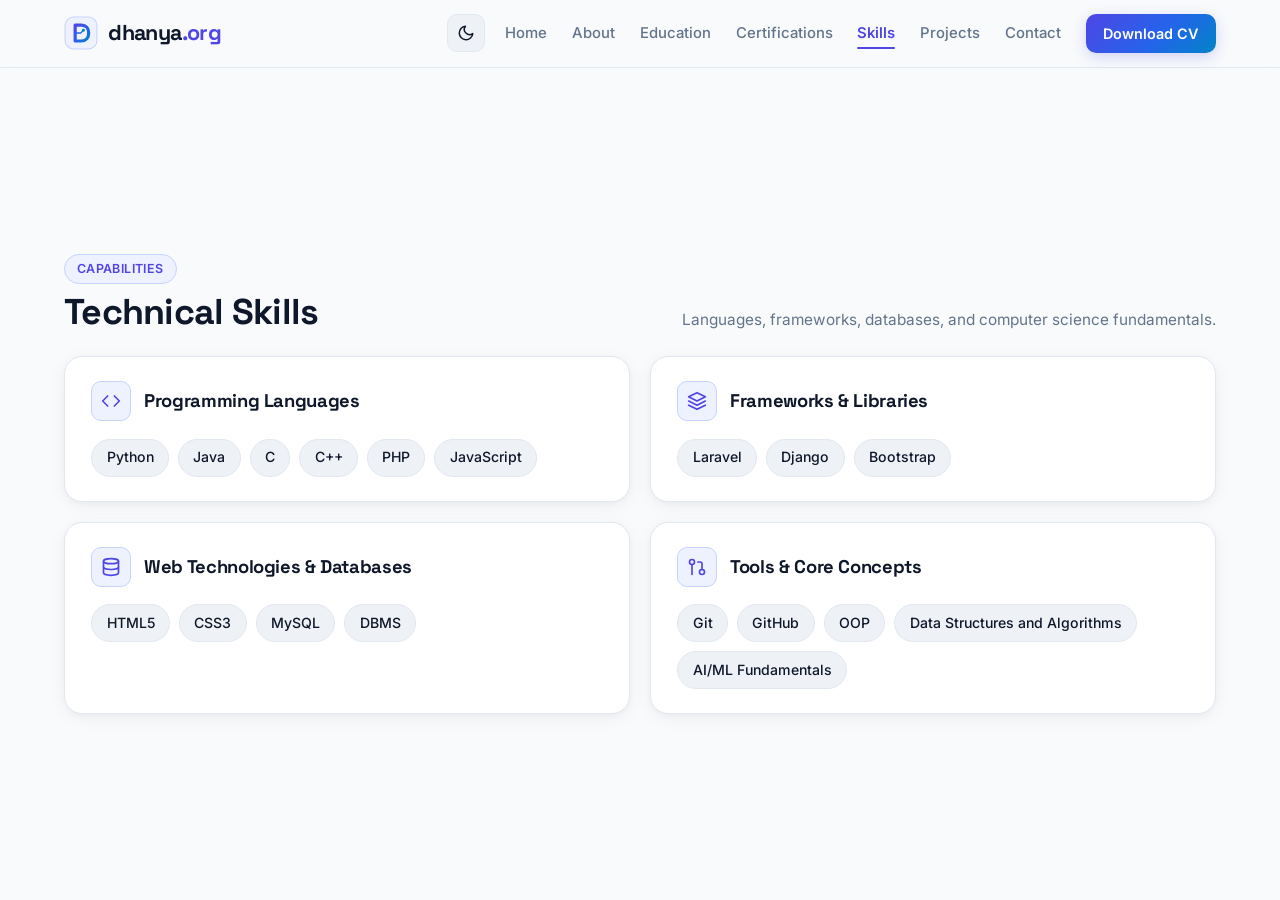
<file: TechNova/skills.html>
<!DOCTYPE html>
<html lang="en">

<head>
    <meta charset="UTF-8">
    <meta name="viewport" content="width=device-width, initial-scale=1.0">
    <title>Skills | Dhanya Biju — dhanya.org</title>
    <meta name="description"
        content="Technical skills of Dhanya Biju across programming languages, frameworks, web technologies, databases, version control, and core CS concepts.">
    <meta property="og:title" content="Skills | Dhanya Biju">
    <meta property="og:description"
        content="Programming languages, frameworks, web technologies, databases, tools, and CS concepts.">
    <meta property="og:type" content="website">
    <meta property="og:site_name" content="dhanya.org">
    <link rel="icon" type="image/svg+xml" href="Assets/image/favicon.svg">
    <link rel="preconnect" href="https://fonts.googleapis.com">
    <link rel="preconnect" href="https://fonts.gstatic.com" crossorigin>
    <link
        href="https://fonts.googleapis.com/css2?family=Inter:wght@400;500;600;700&family=Space+Grotesk:wght@500;600;700&display=swap"
        rel="stylesheet">
    <link rel="stylesheet" href="Assets/css/common.css">
    <link rel="stylesheet" href="Assets/css/skill.css">
    <script>
        (function () {
            var theme = localStorage.getItem('portfolio-theme');
            if (!theme) {
                theme = (window.matchMedia && window.matchMedia('(prefers-color-scheme: dark)').matches) ? 'dark' : 'light';
            }
            document.documentElement.setAttribute('data-theme', theme);
        })();
    </script>
</head>

<body>
    <a href="#main-content" class="skip-link">Skip to main content</a>

    <header class="navbar">
        <div class="nav-inner">
            <a href="index.html" class="logo" aria-label="dhanya.org home">
                <img src="Assets/image/logo.svg" alt="dhanya.org logo" class="logo-icon" width="34" height="34">
                <span class="logo-text">dhanya<span>.org</span></span>
            </a>

            <div class="nav-right">
                <button type="button" id="themeToggle" class="theme-toggle-btn" aria-label="Toggle color theme"
                    title="Toggle theme">
                    <svg class="sun-icon" viewBox="0 0 24 24" fill="none" stroke="currentColor" stroke-width="2"
                        stroke-linecap="round" stroke-linejoin="round" aria-hidden="true">
                        <circle cx="12" cy="12" r="5"></circle>
                        <line x1="12" y1="1" x2="12" y2="3"></line>
                        <line x1="12" y1="21" x2="12" y2="23"></line>
                        <line x1="4.22" y1="4.22" x2="5.64" y2="5.64"></line>
                        <line x1="18.36" y1="18.36" x2="19.78" y2="19.78"></line>
                        <line x1="1" y1="12" x2="3" y2="12"></line>
                        <line x1="21" y1="12" x2="23" y2="12"></line>
                        <line x1="4.22" y1="19.78" x2="5.64" y2="18.36"></line>
                        <line x1="18.36" y1="5.64" x2="19.78" y2="4.22"></line>
                    </svg>
                    <svg class="moon-icon" viewBox="0 0 24 24" fill="none" stroke="currentColor" stroke-width="2"
                        stroke-linecap="round" stroke-linejoin="round" aria-hidden="true">
                        <path d="M21 12.79A9 9 0 1 1 11.21 3 7 7 0 0 0 21 12.79z"></path>
                    </svg>
                </button>

                <button type="button" id="navToggle" class="nav-toggle" aria-label="Toggle navigation menu"
                    aria-expanded="false" aria-controls="navMenu">
                    <span class="nav-toggle-bar"></span>
                    <span class="nav-toggle-bar"></span>
                    <span class="nav-toggle-bar"></span>
                </button>

                <nav aria-label="Primary Navigation">
                    <ul id="navMenu" class="nav-links">
                        <li><a href="index.html">Home</a></li>
                        <li><a href="about.html">About</a></li>
                        <li><a href="education.html">Education</a></li>
                        <li><a href="certifications.html">Certifications</a></li>
                        <li><a href="skills.html" class="active" aria-current="page">Skills</a></li>
                        <li><a href="projects.html">Projects</a></li>
                        <li><a href="contacts.html">Contact</a></li>
                        <li><a href="Assets/documents/resume.pdf" target="_blank" rel="noopener noreferrer"
                                class="nav-btn">Download CV</a></li>
                    </ul>
                </nav>
            </div>
        </div>
    </header>

    <main id="main-content">
        <section class="page-section" aria-labelledby="skills-heading">
            <div class="container">
                <div class="page-header">
                    <div>
                        <span class="page-eyebrow">Capabilities</span>
                        <h1 id="skills-heading" class="page-title">Technical Skills</h1>
                    </div>
                    <p class="page-subtitle">Languages, frameworks, databases, and computer science fundamentals.</p>
                </div>

                <div class="skills-grid">
                    <!-- Category 1 -->
                    <article class="card skill-card">
                        <div class="skill-header">
                            <div class="skill-icon" aria-hidden="true">
                                <svg viewBox="0 0 24 24" fill="none" stroke="currentColor" stroke-width="2"
                                    stroke-linecap="round" stroke-linejoin="round">
                                    <polyline points="16 18 22 12 16 6"></polyline>
                                    <polyline points="8 6 2 12 8 18"></polyline>
                                </svg>
                            </div>
                            <h2 class="skill-title">Programming Languages</h2>
                        </div>
                        <div class="skill-tags">
                            <span class="skill-tag">Python</span>
                            <span class="skill-tag">Java</span>
                            <span class="skill-tag">C</span>
                            <span class="skill-tag">C++</span>
                            <span class="skill-tag">PHP</span>
                            <span class="skill-tag">JavaScript</span>
                        </div>
                    </article>

                    <!-- Category 2 -->
                    <article class="card skill-card">
                        <div class="skill-header">
                            <div class="skill-icon" aria-hidden="true">
                                <svg viewBox="0 0 24 24" fill="none" stroke="currentColor" stroke-width="2"
                                    stroke-linecap="round" stroke-linejoin="round">
                                    <polygon points="12 2 2 7 12 12 22 7 12 2"></polygon>
                                    <polyline points="2 17 12 22 22 17"></polyline>
                                    <polyline points="2 12 12 17 22 12"></polyline>
                                </svg>
                            </div>
                            <h2 class="skill-title">Frameworks &amp; Libraries</h2>
                        </div>
                        <div class="skill-tags">
                            <span class="skill-tag">Laravel</span>
                            <span class="skill-tag">Django</span>
                            <span class="skill-tag">Bootstrap</span>
                        </div>
                    </article>

                    <!-- Category 3 -->
                    <article class="card skill-card">
                        <div class="skill-header">
                            <div class="skill-icon" aria-hidden="true">
                                <svg viewBox="0 0 24 24" fill="none" stroke="currentColor" stroke-width="2"
                                    stroke-linecap="round" stroke-linejoin="round">
                                    <ellipse cx="12" cy="5" rx="9" ry="3"></ellipse>
                                    <path d="M21 12c0 1.66-4 3-9 3s-9-1.34-9-3"></path>
                                    <path d="M3 5v14c0 1.66 4 3 9 3s9-1.34 9-3V5"></path>
                                </svg>
                            </div>
                            <h2 class="skill-title">Web Technologies &amp; Databases</h2>
                        </div>
                        <div class="skill-tags">
                            <span class="skill-tag">HTML5</span>
                            <span class="skill-tag">CSS3</span>
                            <span class="skill-tag">MySQL</span>
                            <span class="skill-tag">DBMS</span>
                        </div>
                    </article>

                    <!-- Category 4 -->
                    <article class="card skill-card">
                        <div class="skill-header">
                            <div class="skill-icon" aria-hidden="true">
                                <svg viewBox="0 0 24 24" fill="none" stroke="currentColor" stroke-width="2"
                                    stroke-linecap="round" stroke-linejoin="round">
                                    <circle cx="18" cy="18" r="3"></circle>
                                    <circle cx="6" cy="6" r="3"></circle>
                                    <path d="M13 6h3a2 2 0 0 1 2 2v7"></path>
                                    <line x1="6" y1="9" x2="6" y2="21"></line>
                                </svg>
                            </div>
                            <h2 class="skill-title">Tools &amp; Core Concepts</h2>
                        </div>
                        <div class="skill-tags">
                            <span class="skill-tag">Git</span>
                            <span class="skill-tag">GitHub</span>
                            <span class="skill-tag">OOP</span>
                            <span class="skill-tag">Data Structures and Algorithms</span>
                            <span class="skill-tag">AI/ML Fundamentals</span>
                        </div>
                    </article>
                </div>
            </div>
        </section>
    </main>

    <button type="button" id="backToTop" class="back-to-top" aria-label="Back to top">
        <svg viewBox="0 0 24 24" fill="none" stroke="currentColor" stroke-width="2.2" stroke-linecap="round"
            stroke-linejoin="round" aria-hidden="true">
            <polyline points="18 15 12 9 6 15"></polyline>
        </svg>
    </button>

    <script src="Assets/javascript/common.js" defer></script>
</body>

</html>
</file>
<file: Assets/css/common.css>
/* =========================================
   DESIGN TOKENS — LIGHT & DARK COLOR THEMES
   ========================================= */
:root {
    color-scheme: light;

    /* Backgrounds & Surfaces */
    --bg-main: #F8FAFC;
    --bg-secondary: #EEF2F6;
    --bg-ambient: radial-gradient(ellipse 80% 50% at 50% -12%, rgba(79, 70, 229, 0.08) 0%, transparent 60%),
        radial-gradient(circle at 95% 85%, rgba(2, 132, 199, 0.05) 0%, transparent 50%),
        #F8FAFC;
    --nav-bg: rgba(248, 250, 252, 0.88);
    --card-bg: #FFFFFF;
    --card-border: #E2E8F0;
    --card-border-hover: #CBD5E1;

    /* Typography */
    --heading: #0F172A;
    --body-text: #334155;
    --secondary-text: #64748B;

    /* Primary Accent & Gradients */
    --primary: #4F46E5;
    --primary-hover: #4338CA;
    --primary-light: #EEF2FF;
    --primary-border: #C7D2FE;
    --secondary-accent: #0284C7;
    --accent-glow: rgba(79, 70, 229, 0.22);
    --gradient-primary: linear-gradient(135deg, #4F46E5 0%, #2563EB 55%, #0284C7 100%);
    --gradient-text: linear-gradient(135deg, #4F46E5 0%, #2563EB 55%, #0284C7 100%);

    /* Elevation & Shadows */
    --soft-shadow: 0 4px 20px -2px rgba(15, 23, 42, 0.06), 0 2px 6px -1px rgba(15, 23, 42, 0.04);
    --hover-shadow: 0 14px 30px -4px rgba(15, 23, 42, 0.10), 0 4px 10px -2px rgba(15, 23, 42, 0.05);

    /* Fonts & Shapes */
    --font-heading: 'Space Grotesk', system-ui, -apple-system, 'Segoe UI', sans-serif;
    --font-body: 'Inter', system-ui, -apple-system, 'Segoe UI', sans-serif;
    --radius-sm: 10px;
    --radius-md: 14px;
    --radius-lg: 18px;
    --transition: 0.22s cubic-bezier(0.4, 0, 0.2, 1);
}

[data-theme="dark"] {
    color-scheme: dark;

    /* Backgrounds & Surfaces */
    --bg-main: #0B0F19;
    --bg-secondary: #131B2E;
    --bg-ambient: radial-gradient(ellipse 80% 50% at 50% -12%, rgba(99, 102, 241, 0.18) 0%, transparent 65%),
        radial-gradient(circle at 95% 85%, rgba(56, 189, 248, 0.08) 0%, transparent 50%),
        #0B0F19;
    --nav-bg: rgba(11, 15, 25, 0.88);
    --card-bg: #111827;
    --card-border: rgba(255, 255, 255, 0.09);
    --card-border-hover: rgba(99, 102, 241, 0.4);

    /* Typography */
    --heading: #F8FAFC;
    --body-text: #94A3B8;
    --secondary-text: #64748B;

    /* Primary Accent & Gradients */
    --primary: #6366F1;
    --primary-hover: #818CF8;
    --primary-light: rgba(99, 102, 241, 0.14);
    --primary-border: rgba(99, 102, 241, 0.28);
    --secondary-accent: #38BDF8;
    --accent-glow: rgba(99, 102, 241, 0.32);
    --gradient-primary: linear-gradient(135deg, #6366F1 0%, #3B82F6 55%, #38BDF8 100%);
    --gradient-text: linear-gradient(135deg, #818CF8 0%, #60A5FA 55%, #38BDF8 100%);

    /* Elevation & Shadows */
    --soft-shadow: 0 8px 24px -2px rgba(0, 0, 0, 0.45), 0 2px 6px -1px rgba(0, 0, 0, 0.35);
    --hover-shadow: 0 16px 36px -4px rgba(0, 0, 0, 0.6), 0 0 20px rgba(99, 102, 241, 0.15);
}

/* =========================================
   RESET & BASE TYPOGRAPHY
   ========================================= */
html {
    scroll-behavior: smooth;
}

*,
*::before,
*::after {
    margin: 0;
    padding: 0;
    box-sizing: border-box;
}

body {
    background-color: var(--bg-main);
    background-image: var(--bg-ambient);
    background-attachment: fixed;
    background-size: cover;
    color: var(--body-text);
    font-family: var(--font-body);
    font-size: 15.5px;
    line-height: 1.6;
    min-height: 100vh;
    display: flex;
    flex-direction: column;
    overflow-x: clip;
    -webkit-font-smoothing: antialiased;
    transition: background-color var(--transition), color var(--transition);
}

main {
    flex: 1;
    width: 100%;
    display: block;
    padding: 0;
}

h1,
h2,
h3,
h4 {
    font-family: var(--font-heading);
    color: var(--heading);
    letter-spacing: -0.02em;
    transition: color var(--transition);
}

p {
    color: var(--body-text);
    transition: color var(--transition);
}

a {
    color: inherit;
}

img,
svg {
    display: block;
    max-width: 100%;
}

/* Accessibility */
.skip-link {
    position: absolute;
    left: 1rem;
    top: -100%;
    z-index: 2000;
    padding: 0.65rem 1.1rem;
    background: var(--primary);
    color: #FFFFFF;
    font-weight: 600;
    border-radius: var(--radius-sm);
    text-decoration: none;
}

.skip-link:focus {
    top: 0.75rem;
}

:focus-visible {
    outline: 2px solid var(--primary);
    outline-offset: 3px;
}

/* =========================================
   STICKY HEADER & NAVIGATION BAR (68px)
   ========================================= */
.navbar {
    width: 100%;
    height: 68px;
    padding: 0 5%;
    background-color: var(--nav-bg);
    backdrop-filter: blur(12px);
    -webkit-backdrop-filter: blur(12px);
    border-bottom: 1px solid var(--card-border);
    display: flex;
    align-items: center;
    position: sticky;
    top: 0;
    z-index: 1000;
    transition: background-color var(--transition), border-color var(--transition);
}

.nav-inner {
    width: 100%;
    max-width: 1160px;
    margin: 0 auto;
    display: flex;
    justify-content: space-between;
    align-items: center;
    gap: 1.5rem;
}

.logo {
    display: inline-flex;
    align-items: center;
    gap: 0.65rem;
    text-decoration: none;
    flex-shrink: 0;
}

.logo-icon {
    width: 34px;
    height: 34px;
    border-radius: 9px;
    transition: transform var(--transition);
}

.logo:hover .logo-icon {
    transform: scale(1.04);
}

.logo-text {
    font-family: var(--font-heading);
    font-size: 1.35rem;
    font-weight: 700;
    color: var(--heading);
    letter-spacing: -0.03em;
    transition: color var(--transition);
}

.logo-text span {
    color: var(--primary);
    transition: color var(--transition);
}

.nav-right {
    display: flex;
    align-items: center;
    gap: 1.25rem;
}

/* Theme Toggle Button */
.theme-toggle-btn {
    width: 38px;
    height: 38px;
    border-radius: var(--radius-sm);
    background: var(--bg-secondary);
    border: 1px solid var(--card-border);
    color: var(--heading);
    display: inline-flex;
    align-items: center;
    justify-content: center;
    cursor: pointer;
    flex-shrink: 0;
    transition: background-color var(--transition), border-color var(--transition), color var(--transition), transform var(--transition), box-shadow var(--transition);
}

.theme-toggle-btn:hover {
    background: var(--card-bg);
    border-color: var(--primary);
    color: var(--primary);
    transform: rotate(15deg);
    box-shadow: 0 4px 12px var(--accent-glow);
}

.theme-toggle-btn svg {
    width: 18px;
    height: 18px;
}

.theme-toggle-btn .sun-icon {
    display: none;
}

.theme-toggle-btn .moon-icon {
    display: block;
}

[data-theme="dark"] .theme-toggle-btn .sun-icon {
    display: block;
}

[data-theme="dark"] .theme-toggle-btn .moon-icon {
    display: none;
}

.nav-links {
    list-style: none;
    display: flex;
    align-items: center;
    gap: 1.55rem;
}

.nav-links a {
    text-decoration: none;
    color: var(--secondary-text);
    font-size: 0.93rem;
    font-weight: 500;
    position: relative;
    padding: 0.3rem 0;
    transition: color var(--transition);
}

.nav-links a:hover:not(.nav-btn),
.nav-links a.active:not(.nav-btn) {
    color: var(--primary);
    font-weight: 600;
}

.nav-links a.active:not(.nav-btn)::after {
    content: '';
    position: absolute;
    left: 0;
    bottom: -2px;
    width: 100%;
    height: 2px;
    background: var(--primary);
    border-radius: 999px;
}

.nav-btn {
    background: var(--gradient-primary);
    color: #FFFFFF !important;
    padding: 0.52rem 1.1rem !important;
    border-radius: var(--radius-sm);
    font-weight: 600 !important;
    font-size: 0.9rem !important;
    transition: transform var(--transition), background-color var(--transition), box-shadow var(--transition);
    display: inline-flex;
    align-items: center;
    gap: 0.4rem;
    box-shadow: 0 4px 14px var(--accent-glow);
}

.nav-btn:hover {
    transform: translateY(-1px);
    box-shadow: 0 8px 20px var(--accent-glow);
}

/* Mobile Hamburger Toggle */
.nav-toggle {
    display: none;
    background: var(--bg-secondary);
    border: 1px solid var(--card-border);
    border-radius: var(--radius-sm);
    width: 38px;
    height: 38px;
    align-items: center;
    justify-content: center;
    flex-direction: column;
    gap: 5px;
    cursor: pointer;
    transition: background-color var(--transition), border-color var(--transition);
}

.nav-toggle-bar {
    width: 18px;
    height: 2px;
    background-color: var(--heading);
    border-radius: 2px;
    transition: transform var(--transition), opacity var(--transition);
}

.nav-toggle[aria-expanded="true"] .nav-toggle-bar:nth-child(1) {
    transform: translateY(7px) rotate(45deg);
}

.nav-toggle[aria-expanded="true"] .nav-toggle-bar:nth-child(2) {
    opacity: 0;
}

.nav-toggle[aria-expanded="true"] .nav-toggle-bar:nth-child(3) {
    transform: translateY(-7px) rotate(-45deg);
}

/* =========================================
   SHARED PAGE CONTAINER & HEADERS
   ========================================= */
.container {
    width: 100%;
    max-width: 1160px;
    margin: 0 auto;
}

.page-section {
    width: 100%;
    padding: 4.8rem 5%;
    scroll-margin-top: 68px;
    border-bottom: 1px solid rgba(226, 232, 240, 0.6);
}

[data-theme="dark"] .page-section {
    border-bottom: 1px solid rgba(255, 255, 255, 0.06);
}

.page-section--hero {
    min-height: calc(100vh - 68px);
    display: flex;
    align-items: center;
    padding-top: 3.5rem;
    padding-bottom: 3.5rem;
}

.page-header {
    margin-bottom: 1.5rem;
    display: flex;
    justify-content: space-between;
    align-items: flex-end;
    flex-wrap: wrap;
    gap: 0.75rem;
}

.page-eyebrow {
    display: inline-block;
    padding: 0.24rem 0.75rem;
    margin-bottom: 0.45rem;
    border-radius: 999px;
    background: var(--primary-light);
    border: 1px solid var(--primary-border);
    color: var(--primary);
    font-size: 0.78rem;
    font-weight: 600;
    letter-spacing: 0.03em;
    text-transform: uppercase;
    transition: background-color var(--transition), border-color var(--transition), color var(--transition);
}

.page-title {
    font-size: clamp(1.75rem, 2.8vw, 2.25rem);
    font-weight: 700;
    line-height: 1.15;
}

.page-subtitle {
    font-size: 0.96rem;
    color: var(--secondary-text);
    max-width: 580px;
    transition: color var(--transition);
}

/* =========================================
   BUTTONS, CARDS, TAGS & PILLS
   ========================================= */
.btn {
    display: inline-flex;
    align-items: center;
    justify-content: center;
    gap: 0.5rem;
    padding: 0.72rem 1.35rem;
    border-radius: var(--radius-sm);
    font-family: var(--font-body);
    font-size: 0.92rem;
    font-weight: 600;
    text-decoration: none;
    border: 1px solid transparent;
    cursor: pointer;
    transition: transform var(--transition), border-color var(--transition), background-color var(--transition), box-shadow var(--transition), color var(--transition);
}

.btn-primary {
    background: var(--gradient-primary);
    color: #FFFFFF;
    box-shadow: 0 4px 14px var(--accent-glow);
}

.btn-primary:hover {
    transform: translateY(-2px);
    box-shadow: 0 8px 22px var(--accent-glow);
}

.btn-outline {
    background: var(--card-bg);
    color: var(--heading);
    border-color: var(--card-border);
}

.btn-outline:hover {
    transform: translateY(-2px);
    border-color: var(--primary);
    color: var(--primary);
    background: var(--primary-light);
}

.card {
    background: var(--card-bg);
    border: 1px solid var(--card-border);
    border-radius: var(--radius-lg);
    box-shadow: var(--soft-shadow);
    transition: transform var(--transition), border-color var(--transition), box-shadow var(--transition), background-color var(--transition);
}

.card:hover {
    border-color: var(--card-border-hover);
    box-shadow: var(--hover-shadow);
}

.tag-list {
    display: flex;
    flex-wrap: wrap;
    gap: 0.45rem;
}

.tag {
    display: inline-flex;
    align-items: center;
    padding: 0.3rem 0.72rem;
    border-radius: 999px;
    background: var(--bg-secondary);
    border: 1px solid var(--card-border);
    color: var(--heading);
    font-size: 0.82rem;
    font-weight: 500;
    transition: border-color var(--transition), background-color var(--transition), color var(--transition);
}

.social-pill {
    display: inline-flex;
    align-items: center;
    gap: 0.45rem;
    padding: 0.45rem 0.9rem;
    border-radius: 999px;
    background: var(--card-bg);
    border: 1px solid var(--card-border);
    color: var(--body-text);
    font-size: 0.88rem;
    font-weight: 500;
    text-decoration: none;
    transition: transform var(--transition), border-color var(--transition), color var(--transition), background-color var(--transition), box-shadow var(--transition);
}

.social-pill svg {
    width: 15px;
    height: 15px;
    color: var(--primary);
    flex-shrink: 0;
    transition: color var(--transition);
}

a.social-pill:hover {
    transform: translateY(-1px);
    border-color: var(--primary);
    color: var(--primary);
    background: var(--primary-light);
    box-shadow: 0 4px 12px var(--accent-glow);
}

/* =========================================
   BACK TO TOP BUTTON
   ========================================= */
.back-to-top {
    position: fixed;
    right: 1.25rem;
    bottom: 1.25rem;
    width: 40px;
    height: 40px;
    border-radius: 10px;
    background: var(--card-bg);
    border: 1px solid var(--card-border);
    box-shadow: var(--soft-shadow);
    color: var(--primary);
    display: flex;
    align-items: center;
    justify-content: center;
    cursor: pointer;
    opacity: 0;
    visibility: hidden;
    transform: translateY(8px);
    transition: opacity var(--transition), transform var(--transition), visibility var(--transition), border-color var(--transition), background-color var(--transition);
    z-index: 950;
}

.back-to-top.is-visible {
    opacity: 1;
    visibility: visible;
    transform: translateY(0);
}

.back-to-top:hover {
    border-color: var(--primary);
    box-shadow: 0 6px 16px var(--accent-glow);
}

.back-to-top svg {
    width: 18px;
    height: 18px;
}

/* =========================================
   SITE FOOTER
   ========================================= */
.site-footer {
    width: 100%;
    background: var(--card-bg);
    border-top: 1px solid var(--card-border);
    padding: 3rem 5% 2.5rem;
    transition: background-color var(--transition), border-color var(--transition);
}

.footer-inner {
    max-width: 1160px;
    margin: 0 auto;
    display: flex;
    justify-content: space-between;
    align-items: center;
    flex-wrap: wrap;
    gap: 1.5rem;
}

.footer-brand {
    display: flex;
    flex-direction: column;
    gap: 0.35rem;
}

.footer-brand p {
    font-size: 0.88rem;
    color: var(--secondary-text);
}

.footer-links {
    list-style: none;
    display: flex;
    align-items: center;
    flex-wrap: wrap;
    gap: 1.25rem;
}

.footer-links a {
    text-decoration: none;
    font-size: 0.88rem;
    color: var(--secondary-text);
    font-weight: 500;
    transition: color var(--transition);
}

.footer-links a:hover {
    color: var(--primary);
}

.footer-copy {
    width: 100%;
    padding-top: 1.5rem;
    margin-top: 1.5rem;
    border-top: 1px solid var(--card-border);
    display: flex;
    justify-content: space-between;
    align-items: center;
    flex-wrap: wrap;
    gap: 0.75rem;
    font-size: 0.82rem;
    color: var(--secondary-text);
}

/* =========================================
   LIGHTBOX / PREVIEW MODAL
   ========================================= */
.photo-modal {
    position: fixed;
    inset: 0;
    z-index: 3000;
    display: none;
    align-items: center;
    justify-content: center;
    padding: 1.25rem;
}

.photo-modal.is-open {
    display: flex;
}

.photo-modal-backdrop {
    position: absolute;
    inset: 0;
    background: rgba(11, 15, 25, 0.82);
    backdrop-filter: blur(8px);
    -webkit-backdrop-filter: blur(8px);
}

.photo-modal-dialog {
    position: relative;
    z-index: 1;
    max-width: 780px;
    width: 100%;
    background: var(--card-bg);
    border: 1px solid var(--card-border);
    border-radius: var(--radius-lg);
    box-shadow: 0 24px 60px rgba(0, 0, 0, 0.45);
    overflow: hidden;
    animation: modalFadeIn 0.22s cubic-bezier(0.16, 1, 0.3, 1);
}

@keyframes modalFadeIn {
    from {
        opacity: 0;
        transform: scale(0.95) translateY(10px);
    }
    to {
        opacity: 1;
        transform: scale(1) translateY(0);
    }
}

.photo-modal-header {
    display: flex;
    align-items: center;
    justify-content: space-between;
    padding: 0.85rem 1.25rem;
    border-bottom: 1px solid var(--card-border);
    background: var(--bg-main);
}

.photo-modal-title {
    font-size: 1.05rem;
    font-weight: 600;
    color: var(--heading);
    margin: 0;
}

.photo-modal-close {
    background: var(--bg-secondary);
    border: 1px solid var(--card-border);
    border-radius: 50%;
    width: 32px;
    height: 32px;
    display: inline-flex;
    align-items: center;
    justify-content: center;
    cursor: pointer;
    color: var(--heading);
    font-size: 1.25rem;
    line-height: 1;
    transition: background-color var(--transition), color var(--transition), transform var(--transition);
}

.photo-modal-close:hover {
    background: var(--primary);
    color: #FFFFFF;
    transform: rotate(90deg);
}

.photo-modal-body {
    padding: 1.25rem;
    background: var(--bg-main);
}

.photo-modal-img-wrap {
    width: 100%;
    border-radius: var(--radius-sm);
    overflow: hidden;
    border: 1px solid var(--card-border);
    background: var(--bg-secondary);
    max-height: 520px;
    display: flex;
    align-items: center;
    justify-content: center;
}

.photo-modal-img-wrap img {
    width: 100%;
    height: auto;
    max-height: 500px;
    object-fit: contain;
    display: block;
}

.photo-modal-caption {
    margin-top: 0.85rem;
    font-size: 0.88rem;
    color: var(--secondary-text);
    text-align: center;
    line-height: 1.5;
}

/* =========================================
   RESPONSIVE NAVIGATION & MOBILE FLOW
   ========================================= */
@media (max-width: 960px) {
    .page-section {
        padding: 3.8rem 5%;
    }
}

@media (max-width: 860px) {
    .nav-toggle {
        display: inline-flex;
    }

    .nav-right {
        gap: 0.65rem;
    }

    .nav-links {
        position: absolute;
        top: 100%;
        left: 0;
        right: 0;
        flex-direction: column;
        align-items: stretch;
        gap: 0.25rem;
        padding: 0.85rem 5% 1.25rem;
        background: var(--card-bg);
        border-bottom: 1px solid var(--card-border);
        box-shadow: var(--soft-shadow);
        display: none;
    }

    .nav-links.is-open {
        display: flex;
    }

    .nav-links a {
        padding: 0.6rem 0.4rem;
    }

    .nav-links a.active:not(.nav-btn)::after {
        display: none;
    }

    .nav-btn {
        margin-top: 0.4rem;
        justify-content: center;
    }
}

/* =========================================
   REDUCED MOTION
   ========================================= */
@media (prefers-reduced-motion: reduce) {
    html {
        scroll-behavior: auto;
    }

    *,
    *::before,
    *::after {
        animation-duration: 0.01ms !important;
        animation-iteration-count: 1 !important;
        transition-duration: 0.01ms !important;
    }
}
</file>
<file: Assets/css/style.css>
/* =========================================
   HOME PAGE — ONE-SCREEN SPLIT HERO
   ========================================= */
.hero-grid {
    display: grid;
    grid-template-columns: 1.2fr 0.85fr;
    align-items: center;
    gap: 3rem;
}

.hero-label {
    display: inline-flex;
    align-items: center;
    gap: 0.45rem;
    padding: 0.3rem 0.85rem;
    margin-bottom: 1rem;
    border-radius: 999px;
    background: var(--primary-light);
    border: 1px solid var(--primary-border);
    color: var(--primary);
    font-size: 0.82rem;
    font-weight: 600;
    transition: background-color var(--transition), border-color var(--transition), color var(--transition);
}

.hero-label-dot {
    width: 7px;
    height: 7px;
    border-radius: 50%;
    background: var(--primary);
    box-shadow: 0 0 8px var(--primary);
}

.hero-content h1 {
    font-size: clamp(2.3rem, 4.2vw, 3.35rem);
    font-weight: 700;
    line-height: 1.1;
    margin-bottom: 0.55rem;
}

.hero-content h1 span {
    background: var(--gradient-text);
    -webkit-background-clip: text;
    -webkit-text-fill-color: transparent;
    display: inline-block;
}

.hero-role {
    font-family: var(--font-heading);
    font-size: 1.15rem;
    font-weight: 600;
    color: var(--body-text);
    margin-bottom: 1rem;
    transition: color var(--transition);
}

.hero-intro {
    font-size: 1rem;
    color: var(--body-text);
    max-width: 560px;
    line-height: 1.7;
    margin-bottom: 1.5rem;
    transition: color var(--transition);
}

.hero-actions {
    display: flex;
    flex-wrap: wrap;
    gap: 0.85rem;
    margin-bottom: 1.35rem;
}

.hero-links {
    display: flex;
    flex-wrap: wrap;
    gap: 0.7rem;
}

/* Right Column: Clean Profile Photo Frame */
.hero-visual {
    display: flex;
    justify-content: center;
}

.portrait-backdrop {
    position: relative;
    padding: 0.75rem;
    border-radius: 24px;
    background: var(--card-bg);
    border: 1px solid var(--card-border);
    box-shadow: var(--soft-shadow);
    transition: background-color var(--transition), border-color var(--transition), box-shadow var(--transition);
}

.portrait-backdrop:hover {
    border-color: var(--card-border-hover);
    box-shadow: var(--hover-shadow);
}

.portrait-frame {
    width: 310px;
    max-width: 100%;
    aspect-ratio: 4 / 4.8;
    border-radius: 18px;
    overflow: hidden;
    background: var(--bg-secondary);
}

.portrait-frame img {
    width: 100%;
    height: 100%;
    object-fit: cover;
    object-position: center top;
}

@media (max-width: 960px) {
    .hero-grid {
        grid-template-columns: 1fr;
        text-align: center;
        gap: 2rem;
    }

    .hero-visual {
        order: -1;
    }

    .hero-intro {
        margin-left: auto;
        margin-right: auto;
    }

    .hero-actions,
    .hero-links {
        justify-content: center;
    }

    .portrait-frame {
        width: 260px;
    }
}
</file>
<file: Assets/css/about.css>
/* =========================================
   ABOUT PAGE & HOME ABOUT SECTION STYLES
   ========================================= */

/* =========================================
   1. HOME PAGE — ABOUT SECTION (INDEX.HTML)
   ========================================= */
.about-grid {
    display: grid;
    grid-template-columns: 1.35fr 1fr;
    gap: 1.75rem;
    align-items: stretch;
}

.about-card {
    padding: 1.85rem 2rem;
    display: flex;
    flex-direction: column;
    justify-content: space-between;
    background: var(--card-bg);
    border: 1px solid var(--card-border);
    border-radius: var(--radius-lg);
    box-shadow: var(--soft-shadow);
    transition: transform var(--transition), border-color var(--transition), box-shadow var(--transition);
}

.about-card:hover {
    transform: translateY(-3px);
    border-color: var(--primary);
    box-shadow: var(--hover-shadow);
}

.about-card h2 {
    font-size: 1.35rem;
    font-weight: 700;
    margin-bottom: 0.85rem;
    color: var(--heading);
}

.about-bio p {
    font-size: 0.98rem;
    line-height: 1.75;
    margin-bottom: 0.95rem;
    color: var(--body-text);
}

.about-bio strong {
    color: var(--heading);
    font-weight: 600;
}

.highlights-strip {
    display: grid;
    grid-template-columns: repeat(3, minmax(0, 1fr));
    gap: 0.75rem;
    margin-top: 1.25rem;
    padding-top: 1.25rem;
    border-top: 1px solid var(--card-border);
}

.highlight-box {
    padding: 0.85rem 0.95rem;
    border-radius: var(--radius-sm);
    background: var(--bg-secondary);
    border: 1px solid var(--card-border);
    transition: transform var(--transition), border-color var(--transition);
}

.highlight-box:hover {
    border-color: var(--primary-border);
    transform: translateY(-2px);
}

.highlight-label {
    display: block;
    font-size: 0.72rem;
    font-weight: 700;
    text-transform: uppercase;
    letter-spacing: 0.05em;
    color: var(--primary);
    margin-bottom: 0.25rem;
}

.highlight-value {
    font-family: var(--font-heading);
    font-size: 0.92rem;
    font-weight: 600;
    color: var(--heading);
    line-height: 1.3;
}

.about-side {
    padding: 1.85rem 2rem;
    display: flex;
    flex-direction: column;
    gap: 1.2rem;
    background: var(--card-bg);
    border: 1px solid var(--card-border);
    border-radius: var(--radius-lg);
    box-shadow: var(--soft-shadow);
    transition: transform var(--transition), border-color var(--transition), box-shadow var(--transition);
}

.about-side:hover {
    transform: translateY(-3px);
    border-color: var(--primary);
    box-shadow: var(--hover-shadow);
}

.about-side h2 {
    font-size: 1.25rem;
    font-weight: 700;
    color: var(--heading);
}

.expertise-list {
    list-style: none;
    display: flex;
    flex-direction: column;
    gap: 0.65rem;
}

.expertise-list li {
    padding: 0.65rem 0.9rem;
    border-radius: var(--radius-sm);
    background: var(--bg-secondary);
    border: 1px solid var(--card-border);
    color: var(--heading);
    font-size: 0.9rem;
    font-weight: 500;
    display: flex;
    align-items: center;
    gap: 0.65rem;
    transition: border-color var(--transition), transform var(--transition), background-color var(--transition);
}

.expertise-list li:hover {
    border-color: var(--primary);
    background: var(--card-bg);
    transform: translateX(3px);
}

.expertise-list svg {
    width: 16px;
    height: 16px;
    color: var(--primary);
    flex-shrink: 0;
}

.interests-note {
    margin-top: auto;
    padding: 0.85rem 1rem;
    border-radius: var(--radius-sm);
    background: var(--bg-secondary);
    border: 1px solid var(--card-border);
    font-size: 0.88rem;
    color: var(--secondary-text);
    transition: background-color var(--transition), border-color var(--transition), color var(--transition);
}

.interests-note strong {
    color: var(--heading);
}

/* =========================================
   2. DEDICATED ABOUT PAGE (ABOUT.HTML)
   ========================================= */
.about-page-section {
    padding-top: 2rem;
    padding-bottom: 4.5rem;
}

/* Animations */
@keyframes fadeInUp {
    from {
        opacity: 0;
        transform: translateY(22px);
    }
    to {
        opacity: 1;
        transform: translateY(0);
    }
}

@keyframes glowPulse {
    0%, 100% {
        box-shadow: 0 0 25px var(--accent-glow), 0 0 50px rgba(2, 132, 199, 0.15);
    }
    50% {
        box-shadow: 0 0 35px var(--accent-glow), 0 0 65px rgba(2, 132, 199, 0.25);
    }
}

.about-top-header {
    animation: fadeInUp 0.5s cubic-bezier(0.16, 1, 0.3, 1) both;
    display: flex;
    align-items: center;
    justify-content: space-between;
    gap: 1.5rem;
    margin-bottom: 2rem;
    flex-wrap: wrap;
}

.about-header-meta {
    display: flex;
    align-items: center;
    gap: 0.75rem;
}

.neon-badge {
    display: inline-flex;
    align-items: center;
    gap: 0.45rem;
    padding: 0.3rem 0.85rem;
    font-size: 0.75rem;
    font-weight: 700;
    letter-spacing: 0.08em;
    text-transform: uppercase;
    border-radius: 999px;
    color: var(--primary);
    background: var(--primary-light);
    border: 1px solid var(--primary-border);
    width: fit-content;
}

.back-home-btn {
    display: inline-flex;
    align-items: center;
    gap: 0.55rem;
    padding: 0.65rem 1.25rem;
    font-size: 0.9rem;
    font-weight: 600;
    white-space: nowrap;
    border-radius: var(--radius-md);
    background: var(--card-bg);
    border: 1px solid var(--card-border);
    color: var(--heading);
    transition: transform var(--transition), background-color var(--transition), color var(--transition), border-color var(--transition), box-shadow var(--transition);
}

.back-home-btn:hover {
    transform: translateX(-3px);
    border-color: var(--primary);
    color: var(--primary);
    box-shadow: 0 4px 14px var(--accent-glow);
}

.back-home-btn svg {
    transition: transform var(--transition);
}

.back-home-btn:hover svg {
    transform: translateX(-2px);
}

/* Reusable Glassmorphism / Elevated Card */
.about-glass-card {
    background: var(--card-bg);
    border: 1px solid var(--card-border);
    border-radius: var(--radius-lg);
    box-shadow: var(--soft-shadow);
    transition: transform 0.35s cubic-bezier(0.16, 1, 0.3, 1), box-shadow 0.35s ease, border-color 0.35s ease;
    position: relative;
    overflow: hidden;
}

.about-glass-card:hover {
    transform: translateY(-4px);
    border-color: var(--primary);
    box-shadow: var(--hover-shadow);
}

/* About Hero Card */
.about-hero-card {
    padding: 2.5rem;
    margin-bottom: 2.25rem;
    animation: fadeInUp 0.6s cubic-bezier(0.16, 1, 0.3, 1) 0.08s both;
}

.about-hero-grid {
    display: grid;
    grid-template-columns: 1.35fr 1fr;
    gap: 2.5rem;
    align-items: center;
}

.about-hero-content {
    display: flex;
    flex-direction: column;
    gap: 1.15rem;
}

.about-hero-title {
    font-size: clamp(2rem, 3.8vw, 2.75rem);
    font-weight: 700;
    line-height: 1.2;
    color: var(--heading);
    letter-spacing: -0.025em;
    margin: 0;
}

.gradient-text {
    background: var(--gradient-text);
    -webkit-background-clip: text;
    -webkit-text-fill-color: transparent;
    display: inline-block;
}

.about-hero-subtitle {
    font-size: 1.1rem;
    line-height: 1.6;
    color: var(--body-text);
    margin: 0;
    max-width: 620px;
    font-style: italic;
}

.about-hero-intro-text {
    font-size: 0.98rem;
    line-height: 1.7;
    color: var(--body-text);
    margin: 0;
    max-width: 620px;
}

/* Identity Pills Strip */
.identity-meta-row {
    display: flex;
    flex-wrap: wrap;
    gap: 0.75rem;
    margin-top: 0.25rem;
}

.identity-pill {
    display: inline-flex;
    align-items: center;
    gap: 0.55rem;
    padding: 0.5rem 1rem;
    border-radius: 999px;
    font-size: 0.88rem;
    font-weight: 600;
    background: var(--bg-secondary);
    border: 1px solid var(--card-border);
    color: var(--heading);
    transition: transform var(--transition), border-color var(--transition);
}

.identity-pill svg {
    color: var(--primary);
    flex-shrink: 0;
}

.identity-pill.name-pill {
    background: var(--primary-light);
    border-color: var(--primary-border);
    color: var(--primary);
}

.identity-pill.role-pill {
    background: var(--bg-secondary);
    border-color: var(--card-border);
    color: var(--heading);
}

.identity-pill.location-pill {
    background: var(--bg-secondary);
    border-color: var(--card-border);
    color: var(--secondary-text);
}

/* Profile Photo Wrap */
.about-hero-photo-wrap {
    display: flex;
    justify-content: center;
    align-items: center;
    position: relative;
}

.profile-glow-ring {
    position: relative;
    width: 280px;
    height: 310px;
    border-radius: 28px;
    padding: 5px;
    background: var(--gradient-primary);
    box-shadow: 0 0 28px var(--accent-glow);
    display: flex;
    align-items: center;
    justify-content: center;
    animation: glowPulse 4s infinite ease-in-out;
    transition: transform 0.4s cubic-bezier(0.16, 1, 0.3, 1), box-shadow 0.4s ease;
}

.profile-glow-ring:hover {
    transform: scale(1.03);
    box-shadow: 0 0 40px var(--accent-glow);
}

.profile-inner-frame {
    width: 100%;
    height: 100%;
    border-radius: 23px;
    overflow: hidden;
    background: var(--bg-secondary);
    position: relative;
}

.profile-inner-frame img {
    width: 100%;
    height: 100%;
    object-fit: cover;
    object-position: center 20%;
    display: block;
    transition: transform 0.5s ease;
}

.profile-glow-ring:hover .profile-inner-frame img {
    transform: scale(1.05);
}

.profile-status-badge {
    position: absolute;
    bottom: -12px;
    left: 50%;
    transform: translateX(-50%);
    display: inline-flex;
    align-items: center;
    gap: 0.5rem;
    padding: 0.4rem 0.95rem;
    background: var(--card-bg);
    border: 1px solid var(--primary-border);
    border-radius: 999px;
    color: var(--heading);
    font-size: 0.78rem;
    font-weight: 700;
    white-space: nowrap;
    box-shadow: var(--soft-shadow);
}

.status-indicator-dot {
    width: 8px;
    height: 8px;
    border-radius: 50%;
    background: #10B981;
    box-shadow: 0 0 8px #10B981;
    animation: statusPulse 2s infinite ease-in-out;
}

@keyframes statusPulse {
    0%, 100% {
        transform: scale(1);
        opacity: 1;
    }
    50% {
        transform: scale(1.25);
        opacity: 0.7;
    }
}

/* Intro & Career Goal Grid */
.intro-career-grid {
    display: grid;
    grid-template-columns: 1.35fr 1fr;
    gap: 1.75rem;
    margin-bottom: 2.25rem;
    align-items: stretch;
    animation: fadeInUp 0.6s cubic-bezier(0.16, 1, 0.3, 1) 0.16s both;
}

.intro-card,
.career-card {
    padding: 2.25rem;
    display: flex;
    flex-direction: column;
}

.section-card-header {
    display: flex;
    align-items: center;
    gap: 0.85rem;
    margin-bottom: 1.25rem;
}

.section-icon-wrap {
    width: 44px;
    height: 44px;
    border-radius: var(--radius-md);
    background: var(--primary-light);
    border: 1px solid var(--primary-border);
    display: flex;
    align-items: center;
    justify-content: center;
    color: var(--primary);
    flex-shrink: 0;
}

.section-card-title {
    font-size: 1.4rem;
    font-weight: 700;
    color: var(--heading);
    margin: 0;
    letter-spacing: -0.015em;
}

.intro-card-body p {
    font-size: 1.02rem;
    line-height: 1.8;
    color: var(--body-text);
    margin-bottom: 1rem;
}

.intro-card-body p:last-child {
    margin-bottom: 0;
}

.intro-card-body strong {
    color: var(--heading);
    font-weight: 600;
}

/* Career Goal Card */
.career-card {
    border: 1px solid var(--card-border);
    background: var(--card-bg);
}

.career-card:hover {
    border-color: var(--primary);
}

.career-target-badge {
    width: 46px;
    height: 46px;
    border-radius: var(--radius-md);
    background: var(--primary-light);
    border: 1px solid var(--primary-border);
    display: flex;
    align-items: center;
    justify-content: center;
    color: var(--primary);
    flex-shrink: 0;
}

.career-quote-box {
    margin-top: 0.5rem;
    padding: 1.35rem 1.5rem;
    border-radius: var(--radius-md);
    background: var(--bg-secondary);
    border-left: 4px solid var(--primary);
    border-top: 1px solid var(--card-border);
    border-right: 1px solid var(--card-border);
    border-bottom: 1px solid var(--card-border);
}

.career-quote-text {
    font-size: 1.02rem;
    line-height: 1.7;
    color: var(--heading);
    font-weight: 500;
    margin: 0;
    font-style: italic;
}

.career-tag-list {
    display: flex;
    flex-wrap: wrap;
    gap: 0.6rem;
    margin-top: 1.25rem;
}

.career-tag {
    display: inline-flex;
    align-items: center;
    gap: 0.4rem;
    padding: 0.35rem 0.8rem;
    border-radius: 999px;
    font-size: 0.78rem;
    font-weight: 600;
    background: var(--primary-light);
    color: var(--primary);
    border: 1px solid var(--primary-border);
}

/* Call to Action Block */
.about-cta-block {
    margin-top: 1rem;
    animation: fadeInUp 0.6s cubic-bezier(0.16, 1, 0.3, 1) 0.24s both;
}

.about-cta-card {
    padding: 3rem 2.5rem;
    text-align: center;
    border: 1px solid var(--card-border);
    background: var(--card-bg);
    position: relative;
    overflow: hidden;
}

.about-cta-card:hover {
    border-color: var(--primary);
}

.about-cta-content {
    max-width: 680px;
    margin: 0 auto;
    position: relative;
    z-index: 1;
}

.about-cta-title {
    font-size: clamp(1.85rem, 3.5vw, 2.35rem);
    font-weight: 700;
    color: var(--heading);
    margin: 0 0 0.85rem 0;
    letter-spacing: -0.02em;
}

.about-cta-desc {
    font-size: 1.05rem;
    line-height: 1.65;
    color: var(--body-text);
    margin: 0 0 2rem 0;
}

.about-cta-actions {
    display: flex;
    align-items: center;
    justify-content: center;
    gap: 1rem;
    flex-wrap: wrap;
}

.about-cta-btn {
    display: inline-flex;
    align-items: center;
    gap: 0.6rem;
    padding: 0.75rem 1.65rem;
    font-size: 0.94rem;
    font-weight: 600;
    border-radius: var(--radius-md);
    transition: transform var(--transition), box-shadow var(--transition);
}

.about-cta-btn:hover {
    transform: translateY(-2px);
}

/* =========================================
   RESPONSIVE DESIGN BREAKPOINTS
   ========================================= */
@media (max-width: 960px) {
    .about-grid {
        grid-template-columns: 1fr;
    }

    .about-hero-grid,
    .intro-career-grid {
        grid-template-columns: 1fr;
    }

    .about-hero-photo-wrap {
        order: -1;
        margin-bottom: 1rem;
    }

    .profile-glow-ring {
        width: 240px;
        height: 270px;
    }

    .about-hero-card,
    .intro-card,
    .career-card {
        padding: 1.75rem;
    }
}

@media (max-width: 600px) {
    .highlights-strip {
        grid-template-columns: 1fr;
    }

    .about-top-header {
        flex-direction: column;
        align-items: flex-start;
        gap: 1rem;
    }

    .back-home-btn {
        width: 100%;
        justify-content: center;
    }

    .about-cta-card {
        padding: 2rem 1.5rem;
    }

    .about-cta-actions {
        flex-direction: column;
        width: 100%;
    }

    .about-cta-btn {
        width: 100%;
        justify-content: center;
    }

    .identity-meta-row {
        flex-direction: column;
        align-items: flex-start;
    }

    .profile-glow-ring {
        width: 210px;
        height: 240px;
    }
}

@media (prefers-reduced-motion: reduce) {
    .about-top-header,
    .about-hero-card,
    .intro-career-grid,
    .about-cta-block,
    .profile-glow-ring {
        animation: none !important;
        opacity: 1 !important;
        transform: none !important;
    }
}
</file>
<file: Assets/css/education.css>
/* =========================================
   EDUCATION PAGE & HOME EDUCATION SECTION STYLES
   ========================================= */

/* =========================================
   1. HOME PAGE — EDUCATION TIMELINE (INDEX.HTML)
   ========================================= */
.education-layout {
    display: grid;
    grid-template-columns: 1fr;
    gap: 1.75rem;
    align-items: start;
    max-width: 820px;
}

.timeline {
    position: relative;
    padding-left: 1.75rem;
    display: flex;
    flex-direction: column;
    gap: 0.85rem;
}

.timeline::before {
    content: '';
    position: absolute;
    left: 7px;
    top: 14px;
    bottom: 14px;
    width: 2px;
    background: var(--card-border);
}

.timeline-item {
    position: relative;
}

.timeline-dot {
    position: absolute;
    left: -1.75rem;
    top: 1.25rem;
    width: 16px;
    height: 16px;
    border-radius: 50%;
    background: var(--bg-main);
    border: 3px solid var(--primary);
    transition: transform var(--transition), background-color var(--transition);
}

.timeline-item:hover .timeline-dot {
    transform: scale(1.15);
    background: var(--primary);
}

.timeline-card {
    padding: 0.85rem 1.15rem 0.85rem 0.95rem;
    display: flex;
    align-items: center;
    gap: 1rem;
    border-radius: var(--radius-md);
    background: var(--card-bg);
    border: 1px solid var(--card-border);
    box-shadow: var(--soft-shadow);
    transition: transform var(--transition), border-color var(--transition), box-shadow var(--transition);
}

.timeline-card:hover {
    transform: translateX(4px);
    border-color: var(--primary);
    box-shadow: var(--hover-shadow);
}

.timeline-photo-btn {
    flex-shrink: 0;
    width: 92px;
    height: 68px;
    padding: 0;
    border: 1px solid var(--card-border);
    border-radius: var(--radius-sm);
    overflow: hidden;
    background: var(--bg-secondary);
    cursor: pointer;
    position: relative;
    display: block;
    transition: transform var(--transition), box-shadow var(--transition), border-color var(--transition);
}

.timeline-photo-btn:hover {
    transform: scale(1.03);
    border-color: var(--primary);
    box-shadow: 0 4px 14px var(--accent-glow);
}

.timeline-photo-btn:focus-visible {
    outline: 2px solid var(--primary);
    outline-offset: 2px;
}

.timeline-photo {
    width: 100%;
    height: 100%;
    object-fit: cover;
    display: block;
    transition: transform 0.3s cubic-bezier(0.4, 0, 0.2, 1);
}

.timeline-photo-btn:hover .timeline-photo {
    transform: scale(1.08);
}

.timeline-photo-zoom {
    position: absolute;
    right: 4px;
    bottom: 4px;
    width: 20px;
    height: 20px;
    border-radius: 5px;
    background: rgba(15, 23, 42, 0.8);
    backdrop-filter: blur(4px);
    display: flex;
    align-items: center;
    justify-content: center;
    color: #FFFFFF;
    opacity: 0;
    transform: scale(0.85);
    transition: opacity var(--transition), transform var(--transition);
    pointer-events: none;
}

.timeline-photo-btn:hover .timeline-photo-zoom,
.timeline-photo-btn:focus-visible .timeline-photo-zoom {
    opacity: 1;
    transform: scale(1);
}

.timeline-content {
    flex: 1;
    display: flex;
    justify-content: space-between;
    align-items: center;
    gap: 0.85rem;
    min-width: 0;
}

.timeline-info h3 {
    font-size: 1.02rem;
    font-weight: 700;
    color: var(--heading);
    margin-bottom: 0.2rem;
    line-height: 1.3;
}

.timeline-info p {
    font-size: 0.88rem;
    color: var(--secondary-text);
}

.timeline-meta {
    display: flex;
    flex-direction: column;
    align-items: flex-end;
    gap: 0.35rem;
    flex-shrink: 0;
}

.timeline-date {
    font-size: 0.78rem;
    font-weight: 600;
    color: var(--primary);
    background: var(--primary-light);
    border: 1px solid var(--primary-border);
    padding: 0.2rem 0.65rem;
    border-radius: 999px;
    transition: background-color var(--transition), border-color var(--transition), color var(--transition);
}

.timeline-score {
    font-size: 0.82rem;
    font-weight: 600;
    color: var(--heading);
}

/* =========================================
   2. DEDICATED EDUCATION PAGE (EDUCATION.HTML)
   ========================================= */
.education-section {
    padding-top: 2rem;
    padding-bottom: 4.5rem;
}

.education-header {
    display: flex;
    align-items: center;
    justify-content: space-between;
    gap: 1.5rem;
    margin-bottom: 2.25rem;
    flex-wrap: wrap;
}

.education-header-text {
    max-width: 780px;
}

.education-header-text .page-title {
    font-size: clamp(2rem, 3.8vw, 2.75rem);
    font-weight: 700;
    margin: 0.35rem 0 0.5rem 0;
    color: var(--heading);
    letter-spacing: -0.025em;
    line-height: 1.2;
}

.education-header-text .page-subtitle {
    font-size: 1.05rem;
    color: var(--body-text);
    line-height: 1.6;
    margin: 0;
}

.back-home-btn {
    display: inline-flex;
    align-items: center;
    gap: 0.55rem;
    padding: 0.65rem 1.25rem;
    font-size: 0.9rem;
    font-weight: 600;
    white-space: nowrap;
    border-radius: var(--radius-md);
    background: var(--card-bg);
    border: 1px solid var(--card-border);
    color: var(--heading);
    transition: transform var(--transition), background-color var(--transition), color var(--transition), border-color var(--transition), box-shadow var(--transition);
}

.back-home-btn:hover {
    transform: translateX(-3px);
    border-color: var(--primary);
    color: var(--primary);
    box-shadow: 0 4px 14px var(--accent-glow);
}

.back-home-btn svg {
    transition: transform var(--transition);
}

.back-home-btn:hover svg {
    transform: translateX(-2px);
}

/* Horizontal Milestones Progress Tracker */
.edu-progress-bar {
    display: flex;
    align-items: center;
    justify-content: space-between;
    gap: 0.75rem;
    padding: 1.15rem 1.75rem;
    background: var(--card-bg);
    border: 1px solid var(--card-border);
    border-radius: var(--radius-lg);
    box-shadow: var(--soft-shadow);
    margin-bottom: 3.5rem;
}

.edu-progress-step {
    display: flex;
    align-items: center;
    gap: 0.85rem;
    flex-shrink: 0;
}

.edu-step-badge {
    width: 34px;
    height: 34px;
    border-radius: 50%;
    background: var(--bg-secondary);
    color: var(--heading);
    display: inline-flex;
    align-items: center;
    justify-content: center;
    font-family: var(--font-heading);
    font-size: 0.9rem;
    font-weight: 700;
    border: 1px solid var(--card-border);
    transition: background-color var(--transition), color var(--transition), border-color var(--transition);
}

.edu-progress-step.is-complete .edu-step-badge {
    background: var(--primary);
    color: #FFFFFF;
    border-color: var(--primary);
}

.edu-progress-step.is-active .edu-step-badge {
    background: var(--gradient-primary);
    color: #FFFFFF;
    border-color: transparent;
    box-shadow: 0 0 14px var(--accent-glow);
    animation: pulseBadge 2.2s infinite;
}

@keyframes pulseBadge {
    0%, 100% {
        box-shadow: 0 0 0 0 var(--accent-glow);
    }
    50% {
        box-shadow: 0 0 0 6px rgba(79, 70, 229, 0);
    }
}

.edu-step-details {
    display: flex;
    flex-direction: column;
}

.edu-step-title {
    font-family: var(--font-heading);
    font-size: 0.94rem;
    font-weight: 700;
    color: var(--heading);
    line-height: 1.2;
}

.edu-step-sub {
    font-size: 0.78rem;
    color: var(--secondary-text);
    margin-top: 0.1rem;
}

.edu-progress-divider {
    flex: 1;
    height: 2px;
    background: var(--card-border);
    margin: 0 0.5rem;
    border-radius: 999px;
}

/* Vertical Animated Timeline */
.edu-timeline {
    position: relative;
    max-width: 1060px;
    margin: 0 auto;
    padding: 1rem 0 2rem;
}

.edu-timeline::before {
    content: '';
    position: absolute;
    left: 50%;
    top: 25px;
    bottom: 40px;
    width: 3px;
    transform: translateX(-50%);
    background: linear-gradient(180deg, rgba(79, 70, 229, 0.25) 0%, var(--primary) 20%, var(--primary) 80%, rgba(2, 132, 199, 0.25) 100%);
    border-radius: 999px;
    z-index: 1;
}

.timeline-entry {
    position: relative;
    width: calc(50% - 40px);
    margin-bottom: 3.25rem;
    z-index: 2;
}

.timeline-entry--left {
    margin-right: auto;
}

.timeline-entry--right {
    margin-left: auto;
}

.timeline-node {
    position: absolute;
    top: 48px;
    z-index: 3;
}

.timeline-entry--left .timeline-node {
    right: -40px;
    left: auto;
    transform: translate(50%, -50%);
}

.timeline-entry--right .timeline-node {
    left: -40px;
    transform: translate(-50%, -50%);
}

.node-icon {
    width: 50px;
    height: 50px;
    border-radius: 50%;
    background: var(--card-bg);
    border: 3px solid var(--primary);
    box-shadow: 0 0 0 6px var(--bg-main), 0 4px 16px var(--accent-glow);
    display: inline-flex;
    align-items: center;
    justify-content: center;
    color: var(--primary);
    transition: transform var(--transition), background-color var(--transition), color var(--transition), box-shadow var(--transition);
}

.timeline-entry:hover .node-icon {
    transform: scale(1.15);
    background: var(--primary);
    color: #FFFFFF;
    box-shadow: 0 0 0 6px var(--bg-main), 0 6px 24px var(--accent-glow);
}

/* Large Education Cards */
.edu-card {
    padding: 0;
    overflow: hidden;
    background: var(--card-bg);
    border: 1px solid var(--card-border);
    border-radius: var(--radius-lg);
    box-shadow: var(--soft-shadow);
    transition: transform 0.35s cubic-bezier(0.16, 1, 0.3, 1), box-shadow 0.35s ease, border-color 0.35s ease;
    display: flex;
    flex-direction: column;
}

.edu-card:hover {
    transform: translateY(-5px);
    box-shadow: var(--hover-shadow);
    border-color: var(--primary);
}

.edu-card.is-current {
    border-color: var(--primary-border);
    box-shadow: 0 8px 30px var(--accent-glow);
}

.edu-photo-wrap {
    position: relative;
    width: 100%;
    aspect-ratio: 16 / 10;
    max-height: 270px;
    overflow: hidden;
    border: none;
    border-bottom: 1px solid var(--card-border);
    background: var(--bg-secondary);
    cursor: pointer;
    display: block;
    padding: 0;
    margin: 0;
    text-align: left;
}

.edu-photo {
    width: 100%;
    height: 100%;
    object-fit: cover;
    display: block;
    transition: transform 0.5s cubic-bezier(0.16, 1, 0.3, 1);
}

.edu-photo-wrap:hover .edu-photo,
.edu-photo-wrap:focus-visible .edu-photo {
    transform: scale(1.05);
}

.edu-photo-overlay {
    position: absolute;
    inset: 0;
    background: rgba(15, 23, 42, 0.55);
    backdrop-filter: blur(2px);
    -webkit-backdrop-filter: blur(2px);
    display: flex;
    align-items: center;
    justify-content: center;
    gap: 0.5rem;
    color: #FFFFFF;
    font-size: 0.9rem;
    font-weight: 600;
    opacity: 0;
    transition: opacity var(--transition);
    pointer-events: none;
}

.edu-photo-wrap:hover .edu-photo-overlay,
.edu-photo-wrap:focus-visible .edu-photo-overlay {
    opacity: 1;
}

.edu-photo-tag {
    position: absolute;
    bottom: 12px;
    left: 12px;
    padding: 0.3rem 0.75rem;
    font-size: 0.75rem;
    font-weight: 600;
    color: #FFFFFF;
    background: rgba(15, 23, 42, 0.85);
    backdrop-filter: blur(6px);
    -webkit-backdrop-filter: blur(6px);
    border-radius: var(--radius-sm);
    letter-spacing: 0.02em;
    pointer-events: none;
    z-index: 2;
}

.edu-card-body {
    padding: 1.6rem;
    display: flex;
    flex-direction: column;
    gap: 0.85rem;
    background: var(--card-bg);
}

.edu-card-header {
    display: flex;
    align-items: center;
    justify-content: space-between;
    flex-wrap: wrap;
    gap: 0.65rem;
}

.edu-level-pill {
    padding: 0.25rem 0.75rem;
    font-size: 0.75rem;
    font-weight: 700;
    color: var(--primary);
    background: var(--primary-light);
    border: 1px solid var(--primary-border);
    border-radius: 999px;
    text-transform: uppercase;
    letter-spacing: 0.04em;
}

.edu-level-pill--postgrad {
    background: var(--primary-light);
    border-color: var(--primary);
}

.edu-status-meta {
    display: flex;
    align-items: center;
    gap: 0.5rem;
    flex-wrap: wrap;
}

.edu-score-pill {
    padding: 0.25rem 0.75rem;
    font-size: 0.78rem;
    font-weight: 700;
    color: var(--heading);
    background: var(--bg-secondary);
    border: 1px solid var(--card-border);
    border-radius: 999px;
}

.status-badge {
    display: inline-flex;
    align-items: center;
    gap: 0.45rem;
    padding: 0.25rem 0.75rem;
    font-size: 0.76rem;
    font-weight: 700;
    border-radius: 999px;
    cursor: pointer;
    border: 1px solid;
    transition: transform var(--transition), background-color var(--transition), border-color var(--transition);
}

.status-badge:hover {
    transform: scale(1.05);
}

.status-badge.is-pursuing {
    color: var(--primary);
    background: var(--primary-light);
    border-color: var(--primary-border);
}

.status-badge.is-completed {
    color: #059669;
    background: rgba(16, 185, 129, 0.1);
    border-color: rgba(16, 185, 129, 0.35);
}

[data-theme="dark"] .status-badge.is-completed {
    color: #34D399;
    background: rgba(16, 185, 129, 0.18);
    border-color: rgba(52, 211, 153, 0.35);
}

.status-dot {
    width: 7px;
    height: 7px;
    border-radius: 50%;
    background: currentColor;
    animation: statusPulse 1.8s infinite;
}

@keyframes statusPulse {
    0%, 100% {
        opacity: 1;
        transform: scale(1);
    }
    50% {
        opacity: 0.4;
        transform: scale(0.85);
    }
}

.status-edit-icon {
    opacity: 0.65;
    transition: opacity var(--transition);
}

.status-badge:hover .status-edit-icon {
    opacity: 1;
}

.edu-degree-title {
    font-size: 1.25rem;
    font-weight: 700;
    color: var(--heading);
    margin: 0;
    line-height: 1.35;
    letter-spacing: -0.01em;
}

.edu-institution-name {
    display: flex;
    align-items: center;
    gap: 0.5rem;
    font-size: 0.95rem;
    font-weight: 600;
    color: var(--primary);
    margin: 0;
}

.edu-institution-name svg {
    flex-shrink: 0;
}

.edu-description {
    font-size: 0.94rem;
    color: var(--body-text);
    line-height: 1.65;
    margin: 0;
}

.edu-highlights {
    display: flex;
    flex-wrap: wrap;
    gap: 0.45rem;
    margin-top: 0.35rem;
}

/* =========================================
   3. CAMPUS PHOTO LIGHTBOX MODAL
   ========================================= */
.photo-modal {
    position: fixed;
    inset: 0;
    z-index: 3000;
    display: none;
    align-items: center;
    justify-content: center;
    padding: 1.25rem;
}

.photo-modal.is-open {
    display: flex;
}

.photo-modal-backdrop {
    position: absolute;
    inset: 0;
    background: rgba(11, 15, 25, 0.8);
    backdrop-filter: blur(8px);
    -webkit-backdrop-filter: blur(8px);
}

.photo-modal-dialog {
    position: relative;
    z-index: 1;
    max-width: 820px;
    width: 100%;
    background: var(--card-bg);
    border: 1px solid var(--card-border);
    border-radius: var(--radius-lg);
    box-shadow: 0 24px 60px rgba(0, 0, 0, 0.4);
    overflow: hidden;
    animation: modalFadeIn 0.22s cubic-bezier(0.16, 1, 0.3, 1);
}

@keyframes modalFadeIn {
    from {
        opacity: 0;
        transform: scale(0.96) translateY(8px);
    }
    to {
        opacity: 1;
        transform: scale(1) translateY(0);
    }
}

.photo-modal-header {
    display: flex;
    align-items: center;
    justify-content: space-between;
    padding: 0.9rem 1.4rem;
    border-bottom: 1px solid var(--card-border);
    background: var(--bg-main);
}

.photo-modal-title {
    font-size: 1.1rem;
    font-weight: 700;
    color: var(--heading);
    margin: 0;
}

.photo-modal-close {
    background: var(--bg-secondary);
    border: 1px solid var(--card-border);
    border-radius: 50%;
    width: 32px;
    height: 32px;
    display: inline-flex;
    align-items: center;
    justify-content: center;
    cursor: pointer;
    color: var(--heading);
    font-size: 1.25rem;
    line-height: 1;
    transition: background-color var(--transition), color var(--transition), transform var(--transition);
}

.photo-modal-close:hover {
    background: var(--primary);
    color: #FFFFFF;
    transform: rotate(90deg);
}

.photo-modal-body {
    padding: 1.25rem 1.4rem;
    background: var(--bg-main);
}

.photo-modal-img-wrap {
    width: 100%;
    border-radius: var(--radius-md);
    overflow: hidden;
    border: 1px solid var(--card-border);
    background: var(--bg-secondary);
    aspect-ratio: 16 / 10;
    max-height: 480px;
    display: flex;
    align-items: center;
    justify-content: center;
}

.photo-modal-img-wrap img {
    width: 100%;
    height: 100%;
    object-fit: contain;
}

.photo-modal-caption {
    margin-top: 0.85rem;
    font-size: 0.9rem;
    color: var(--secondary-text);
    text-align: center;
}

/* =========================================
   4. RESPONSIVE BREAKPOINTS
   ========================================= */
@media (max-width: 900px) {
    .edu-timeline::before {
        left: 24px;
    }

    .timeline-entry {
        width: 100%;
        margin: 0 0 2.5rem 0 !important;
        padding-left: 64px;
    }

    .timeline-node {
        left: 24px !important;
        right: auto !important;
        transform: translate(-50%, -50%) !important;
        top: 36px;
    }

    .edu-progress-bar {
        flex-wrap: wrap;
        gap: 0.75rem;
    }

    .edu-progress-divider {
        display: none;
    }
}

@media (max-width: 600px) {
    .education-header {
        flex-direction: column;
        align-items: flex-start;
        gap: 1.2rem;
    }

    .back-home-btn {
        width: 100%;
        justify-content: center;
    }

    .edu-timeline::before {
        left: 19px;
    }

    .timeline-entry {
        padding-left: 48px;
        margin-bottom: 2rem !important;
    }

    .timeline-node {
        left: 19px !important;
    }

    .node-icon {
        width: 38px;
        height: 38px;
    }

    .node-icon svg {
        width: 16px;
        height: 16px;
    }

    .edu-card-body {
        padding: 1.15rem;
    }

    .edu-degree-title {
        font-size: 1.12rem;
    }

    .edu-photo-wrap {
        max-height: 200px;
    }

    .timeline-card {
        padding: 0.75rem;
        gap: 0.75rem;
    }

    .timeline-photo-btn {
        width: 72px;
        height: 56px;
    }

    .timeline-content {
        flex-direction: column;
        align-items: flex-start;
        gap: 0.45rem;
    }

    .timeline-meta {
        flex-direction: row;
        align-items: center;
        gap: 0.6rem;
    }

    .photo-modal {
        padding: 0.5rem;
    }

    .photo-modal-body {
        padding: 1rem;
    }
}

@media (max-width: 420px) {
    .timeline-card {
        flex-direction: column;
        align-items: flex-start;
    }

    .timeline-photo-btn {
        width: 100%;
        height: 110px;
    }
}
</file>
<file: Assets/css/certifications.css>
/* =========================================
   CERTIFICATIONS STYLING — UNIFIED 3-COLUMN GRID
   ========================================= */

/* Stats Summary Row */
.cert-stats {
    display: flex;
    gap: 1rem;
    margin-bottom: 1.5rem;
}

.cert-stat-item {
    flex: 1;
    display: flex;
    align-items: center;
    gap: 0.85rem;
    padding: 0.85rem 1.2rem;
    background: var(--card-bg);
    border: 1px solid var(--card-border);
    border-radius: var(--radius-md);
    transition: transform var(--transition), border-color var(--transition);
}

.cert-stat-item:hover {
    transform: translateY(-2px);
    border-color: var(--primary);
}

.cert-stat-icon {
    font-size: 1.15rem;
    color: var(--primary);
    line-height: 1;
}

.cert-stat-info {
    display: flex;
    flex-direction: column;
}

.cert-stat-num {
    font-family: var(--font-heading);
    font-size: 1.3rem;
    font-weight: 700;
    color: var(--heading);
    line-height: 1.1;
}

.cert-stat-label {
    font-size: 0.78rem;
    font-weight: 600;
    color: var(--secondary-text);
    text-transform: uppercase;
    letter-spacing: 0.04em;
}

/* 3-Column Certificate Grid ("3 Grid in One Row") */
.cert-grid,
.certs-grid {
    display: grid;
    grid-template-columns: repeat(3, minmax(0, 1fr));
    gap: 1.35rem;
    align-items: stretch;
}

.cert-card {
    padding: 1.25rem;
    display: flex;
    flex-direction: column;
    gap: 0.85rem;
    background: var(--card-bg);
    border: 1px solid var(--card-border);
    border-radius: var(--radius-lg);
    box-shadow: var(--soft-shadow);
    transition: transform var(--transition), border-color var(--transition), box-shadow var(--transition);
}

.cert-card:hover {
    transform: translateY(-3px);
    border-color: var(--card-border-hover);
    box-shadow: var(--hover-shadow);
}

/* Compact Certificate Thumbnail Preview */
.cert-preview-btn,
.cert-thumb-wrap {
    width: 100%;
    padding: 0;
    margin: 0;
    background: none;
    border: none;
    cursor: pointer;
    text-align: left;
    display: block;
    border-radius: var(--radius-sm);
    overflow: hidden;
    position: relative;
    text-decoration: none;
    color: inherit;
}

.cert-preview-wrap,
.cert-thumb-wrap {
    position: relative;
    width: 100%;
    height: 115px; /* Compact, sleek thumbnail preview */
    max-height: 120px;
    border-radius: var(--radius-sm);
    overflow: hidden;
    border: 1px solid var(--card-border);
    background: var(--bg-secondary);
    transition: border-color var(--transition), box-shadow var(--transition);
}

.cert-preview-wrap img,
.cert-thumb-img,
.cert-thumb-wrap img {
    width: 100%;
    height: 100%;
    object-fit: cover;
    object-position: center 22%;
    display: block;
    transition: transform 0.35s cubic-bezier(0.4, 0, 0.2, 1);
}

.cert-preview-btn:hover .cert-preview-wrap img,
.cert-preview-btn:focus-visible .cert-preview-wrap img,
.cert-thumb-wrap:hover .cert-thumb-img,
.cert-thumb-wrap:focus-visible .cert-thumb-img {
    transform: scale(1.08);
}

.cert-preview-btn:hover .cert-preview-wrap,
.cert-preview-btn:focus-visible .cert-preview-wrap,
.cert-thumb-wrap:hover,
.cert-thumb-wrap:focus-visible {
    border-color: var(--primary);
    box-shadow: 0 0 0 2px var(--primary-border);
}

/* Enlarge Badge on Thumbnail */
.cert-preview-zoom,
.cert-thumb-zoom {
    position: absolute;
    bottom: 8px;
    right: 8px;
    display: inline-flex;
    align-items: center;
    gap: 0.35rem;
    padding: 0.24rem 0.65rem;
    font-size: 0.7rem;
    font-weight: 600;
    color: #FFFFFF;
    background: rgba(15, 23, 42, 0.85);
    backdrop-filter: blur(6px);
    -webkit-backdrop-filter: blur(6px);
    border: 1px solid rgba(255, 255, 255, 0.22);
    border-radius: 999px;
    pointer-events: none;
    box-shadow: 0 2px 8px rgba(0, 0, 0, 0.3);
    letter-spacing: 0.02em;
    transition: background-color var(--transition), border-color var(--transition), transform var(--transition);
}

.cert-preview-btn:hover .cert-preview-zoom,
.cert-preview-btn:focus-visible .cert-preview-zoom,
.cert-thumb-wrap:hover .cert-thumb-zoom,
.cert-thumb-wrap:focus-visible .cert-thumb-zoom {
    background: var(--primary);
    border-color: var(--primary);
    transform: translateY(-1px);
}

/* Meta & Badges */
.cert-header-meta,
.cert-card-meta {
    display: flex;
    align-items: center;
    justify-content: space-between;
    gap: 0.5rem;
}

.cert-type-pill,
.cert-badge {
    padding: 0.2rem 0.6rem;
    font-size: 0.72rem;
    font-weight: 600;
    border-radius: 999px;
    letter-spacing: 0.02em;
}

.cert-pill--cert,
.cert-badge--cert {
    color: var(--primary);
    background: var(--primary-light);
    border: 1px solid var(--primary-border);
}

.cert-pill--work,
.cert-pill--workshop,
.cert-badge--workshop {
    color: #059669;
    background: rgba(16, 185, 129, 0.1);
    border: 1px solid rgba(16, 185, 129, 0.25);
}

[data-theme="dark"] .cert-pill--work,
[data-theme="dark"] .cert-pill--workshop,
[data-theme="dark"] .cert-badge--workshop {
    color: #34D399;
    background: rgba(16, 185, 129, 0.15);
    border-color: rgba(16, 185, 129, 0.3);
}

.cert-year {
    font-size: 0.78rem;
    font-weight: 600;
    color: var(--secondary-text);
}

.cert-title {
    font-family: var(--font-heading);
    font-size: 1.12rem;
    font-weight: 700;
    line-height: 1.35;
    color: var(--heading);
    margin: 0;
}

.cert-issuer,
.cert-org {
    font-size: 0.88rem;
    font-weight: 600;
    color: var(--primary);
    margin: 0;
}

.cert-desc {
    font-size: 0.88rem;
    color: var(--body-text);
    line-height: 1.55;
    margin: 0;
    display: -webkit-box;
    -webkit-line-clamp: 2;
    -webkit-box-orient: vertical;
    overflow: hidden;
}

.cert-card-body {
    display: flex;
    flex-direction: column;
    gap: 0.65rem;
    flex: 1;
}

.cert-tags,
.tag-list {
    display: flex;
    flex-wrap: wrap;
    gap: 0.4rem;
}

.cert-tag,
.tag-list .tag {
    font-size: 0.72rem;
    padding: 0.18rem 0.55rem;
    border-radius: 999px;
    background: var(--bg-secondary);
    color: var(--secondary-text);
    border: 1px solid var(--card-border);
}

.cert-actions {
    margin-top: auto;
    padding-top: 0.35rem;
}

.cert-actions .btn,
.cert-preview-trigger {
    width: 100%;
    padding: 0.62rem 1rem;
    font-size: 0.86rem;
    text-align: center;
    display: inline-flex;
    align-items: center;
    justify-content: center;
    gap: 0.5rem;
}

/* =========================================
   CERTIFICATE LIGHTBOX MODAL (LARGE VIEW)
   ========================================= */
.cert-modal {
    position: fixed;
    inset: 0;
    z-index: 3000;
    display: none;
    align-items: center;
    justify-content: center;
    padding: 1.25rem;
}

.cert-modal.is-open {
    display: flex;
}

.cert-modal-backdrop {
    position: absolute;
    inset: 0;
    background: rgba(11, 15, 25, 0.85);
    backdrop-filter: blur(8px);
    -webkit-backdrop-filter: blur(8px);
}

.cert-modal-dialog {
    position: relative;
    z-index: 1;
    max-width: 960px;
    width: 95%;
    max-height: 94vh;
    background: var(--card-bg);
    border: 1px solid var(--card-border);
    border-radius: var(--radius-lg);
    box-shadow: 0 24px 60px rgba(0, 0, 0, 0.5);
    overflow: hidden;
    display: flex;
    flex-direction: column;
    animation: modalFadeIn 0.22s cubic-bezier(0.16, 1, 0.3, 1);
}

.cert-modal-header {
    display: flex;
    align-items: center;
    justify-content: space-between;
    padding: 0.9rem 1.4rem;
    border-bottom: 1px solid var(--card-border);
    background: var(--bg-main);
    flex-shrink: 0;
}

.cert-modal-header-info {
    display: flex;
    align-items: center;
    gap: 0.75rem;
    flex-wrap: wrap;
}

.cert-modal-badge {
    padding: 0.2rem 0.6rem;
    font-size: 0.72rem;
    font-weight: 600;
    color: var(--primary);
    background: var(--primary-light);
    border-radius: 999px;
    border: 1px solid var(--primary-border);
    letter-spacing: 0.02em;
}

.cert-modal-title {
    font-size: 1.15rem;
    font-weight: 700;
    color: var(--heading);
    margin: 0;
}

.cert-modal-close {
    background: var(--bg-secondary);
    border: 1px solid var(--card-border);
    border-radius: 50%;
    width: 34px;
    height: 34px;
    display: inline-flex;
    align-items: center;
    justify-content: center;
    cursor: pointer;
    color: var(--heading);
    font-size: 1.35rem;
    line-height: 1;
    transition: background-color var(--transition), color var(--transition), transform var(--transition);
}

.cert-modal-close:hover {
    background: var(--primary);
    color: #FFFFFF;
    transform: rotate(90deg);
}

.cert-modal-body {
    overflow-y: auto;
    padding: 1.25rem 1.4rem;
    display: flex;
    flex-direction: column;
    gap: 1rem;
    background: var(--bg-main);
}

/* Large image wrap for modal display */
.cert-modal-img-wrap {
    width: 100%;
    max-height: 64vh;
    min-height: 320px;
    border-radius: var(--radius-md);
    overflow: hidden;
    border: 1px solid var(--card-border);
    background: #0B0F19;
    display: flex;
    align-items: center;
    justify-content: center;
    padding: 0.6rem;
}

.cert-modal-img-wrap img {
    max-width: 100%;
    max-height: 62vh;
    width: auto;
    height: auto;
    object-fit: contain;
    background: #0B0F19;
    display: block;
    border-radius: 4px;
    box-shadow: 0 8px 30px rgba(0, 0, 0, 0.5);
}

.cert-modal-footer-info {
    display: flex;
    flex-direction: column;
    gap: 0.5rem;
}

.cert-modal-meta-row {
    display: flex;
    align-items: center;
    justify-content: space-between;
    gap: 0.75rem;
    flex-wrap: wrap;
}

.cert-modal-issuer-block {
    display: flex;
    align-items: center;
    gap: 0.5rem;
}

.cert-modal-issuer {
    font-size: 0.95rem;
    font-weight: 700;
    color: var(--heading);
}

.cert-modal-dot {
    color: var(--secondary-text);
}

.cert-modal-year {
    font-size: 0.88rem;
    font-weight: 600;
    color: var(--secondary-text);
}

.cert-modal-open-btn {
    display: inline-flex;
    align-items: center;
    gap: 0.35rem;
    font-size: 0.84rem;
    font-weight: 600;
    color: var(--primary);
    text-decoration: none;
    transition: color var(--transition);
}

.cert-modal-open-btn:hover {
    text-decoration: underline;
}

.cert-modal-desc {
    font-size: 0.9rem;
    color: var(--body-text);
    line-height: 1.6;
    margin: 0;
}

/* =========================================
   RESPONSIVE BREAKPOINTS
   ========================================= */
@media (max-width: 1024px) {
    .cert-grid,
    .certs-grid {
        grid-template-columns: repeat(2, minmax(0, 1fr));
    }

    .cert-desc {
        -webkit-line-clamp: unset;
    }
}

@media (max-width: 680px) {
    .cert-grid,
    .certs-grid {
        grid-template-columns: 1fr;
    }

    .cert-stats {
        flex-direction: column;
        gap: 0.65rem;
    }

    .cert-preview-wrap,
    .cert-thumb-wrap {
        height: 120px;
    }

    .cert-modal {
        padding: 0.5rem;
    }

    .cert-modal-header {
        padding: 0.75rem 1rem;
    }

    .cert-modal-body {
        padding: 1rem;
    }

    .cert-modal-title {
        font-size: 1rem;
    }

    .cert-modal-img-wrap {
        min-height: 220px;
        max-height: 52vh;
    }

    .cert-modal-img-wrap img {
        max-height: 50vh;
    }
}
</file>
<file: Assets/css/skill.css>
/* =========================================
   SKILLS PAGE — MODERN PREMIUM DEVELOPER CARDS
   ========================================= */

/* =========================================
   HOME PAGE — SKILLS GRID (INDEX.HTML)
   ========================================= */
.skills-grid {
    display: grid;
    grid-template-columns: repeat(2, minmax(0, 1fr));
    gap: 1.5rem;
}

.skill-card {
    padding: 1.75rem;
    display: flex;
    flex-direction: column;
    gap: 1.15rem;
    background: var(--card-bg);
    border: 1px solid var(--card-border);
    border-radius: var(--radius-lg);
    box-shadow: var(--soft-shadow);
    transition: transform var(--transition), box-shadow var(--transition), border-color var(--transition);
}

.skill-card:hover {
    transform: translateY(-3px);
    border-color: var(--primary);
    box-shadow: var(--hover-shadow);
}

.skill-header {
    display: flex;
    align-items: center;
    gap: 0.85rem;
}

.skill-icon {
    width: 44px;
    height: 44px;
    border-radius: var(--radius-sm);
    background: var(--primary-light);
    border: 1px solid var(--primary-border);
    color: var(--primary);
    display: flex;
    align-items: center;
    justify-content: center;
    flex-shrink: 0;
    transition: background-color var(--transition), border-color var(--transition), color var(--transition);
}

.skill-icon svg {
    width: 22px;
    height: 22px;
}

.skill-title {
    font-size: 1.2rem;
    font-weight: 700;
    color: var(--heading);
}

.skill-tags {
    display: flex;
    flex-wrap: wrap;
    gap: 0.6rem;
}

.skill-tag {
    padding: 0.45rem 0.95rem;
    border-radius: 999px;
    background: var(--bg-secondary);
    border: 1px solid var(--card-border);
    color: var(--heading);
    font-size: 0.88rem;
    font-weight: 500;
    transition: border-color var(--transition), background-color var(--transition), color var(--transition), transform var(--transition), box-shadow var(--transition);
}

.skill-tag:hover {
    border-color: var(--primary);
    background: var(--primary);
    color: #FFFFFF;
    transform: translateY(-1px);
    box-shadow: 0 4px 12px var(--accent-glow);
}

@media (max-width: 760px) {
    .skills-grid {
        grid-template-columns: 1fr;
    }

    .skill-card {
        padding: 1.4rem;
    }
}

.skills-section {
    padding-top: 2rem;
    padding-bottom: 4rem;
}

/* Page Header & Actions */
.skills-page-header {
    display: flex;
    align-items: center;
    justify-content: space-between;
    gap: 1.5rem;
    margin-bottom: 2rem;
    flex-wrap: wrap;
}

.skills-header-text {
    max-width: 760px;
}

.skills-header-text .page-title {
    font-size: clamp(1.85rem, 3.5vw, 2.5rem);
    font-weight: 700;
    margin: 0.25rem 0 0.5rem 0;
    color: var(--heading);
    letter-spacing: -0.02em;
}

.skills-header-text .page-subtitle {
    font-size: 1.05rem;
    color: var(--body-text);
    line-height: 1.6;
    margin: 0;
}

.skills-header-actions {
    display: flex;
    align-items: center;
    gap: 0.75rem;
    flex-wrap: wrap;
}

.back-home-btn,
.download-resume-btn {
    display: inline-flex;
    align-items: center;
    gap: 0.55rem;
    padding: 0.65rem 1.25rem;
    font-size: 0.88rem;
    font-weight: 600;
    white-space: nowrap;
    border-radius: var(--radius-md);
    transition: transform var(--transition), background-color var(--transition), color var(--transition), box-shadow var(--transition);
}

.back-home-btn:hover,
.download-resume-btn:hover {
    transform: translateY(-2px);
}

/* Metrics Overview Strip */
.skills-metrics {
    display: flex;
    align-items: center;
    justify-content: space-between;
    gap: 0.75rem;
    padding: 1.1rem 1.6rem;
    background: var(--card-bg);
    border: 1px solid var(--card-border);
    border-radius: var(--radius-lg);
    box-shadow: var(--soft-shadow);
    margin-bottom: 2.75rem;
}

.skill-metric-item {
    display: flex;
    align-items: center;
    gap: 0.85rem;
    flex-shrink: 0;
}

.metric-num {
    font-family: 'Space Grotesk', sans-serif;
    font-size: 1.4rem;
    font-weight: 700;
    color: var(--primary);
    line-height: 1;
}

.metric-label {
    font-size: 0.82rem;
    font-weight: 600;
    color: var(--secondary-text);
    text-transform: uppercase;
    letter-spacing: 0.04em;
}

.metric-divider {
    flex: 1;
    height: 2px;
    background: var(--card-border);
    margin: 0 0.5rem;
    border-radius: 999px;
}

/* Section Title Row */
.skill-section-block {
    margin-bottom: 2.75rem;
}

.section-title-row {
    display: flex;
    align-items: center;
    justify-content: space-between;
    margin-bottom: 1.25rem;
    gap: 1rem;
    flex-wrap: wrap;
}

.section-title-left {
    display: flex;
    align-items: center;
    gap: 0.75rem;
}

.section-icon-badge {
    width: 38px;
    height: 38px;
    border-radius: 10px;
    background: var(--primary-light);
    border: 1px solid var(--primary-border);
    color: var(--primary);
    display: inline-flex;
    align-items: center;
    justify-content: center;
    flex-shrink: 0;
}

[data-theme="dark"] .section-icon-badge {
    background: rgba(79, 70, 229, 0.15);
    border-color: rgba(99, 102, 241, 0.35);
    color: #818CF8;
}

.section-heading {
    font-size: 1.35rem;
    font-weight: 700;
    color: var(--heading);
    margin: 0;
    letter-spacing: -0.01em;
}

.section-pill {
    font-size: 0.78rem;
    font-weight: 600;
    color: var(--secondary-text);
    background: var(--bg-secondary);
    border: 1px solid var(--card-border);
    padding: 0.22rem 0.65rem;
    border-radius: 999px;
}

/* Brand Icon Container */
.tech-brand-icon {
    width: 48px;
    height: 48px;
    border-radius: var(--radius-md);
    background: var(--bg-secondary);
    border: 1px solid var(--card-border);
    display: flex;
    align-items: center;
    justify-content: center;
    flex-shrink: 0;
    transition: transform var(--transition), box-shadow var(--transition);
}

/* =========================================
   1. PROGRAMMING LANGUAGES GRID (3 COLUMNS)
   ========================================= */
.prog-grid {
    display: grid;
    grid-template-columns: repeat(3, minmax(0, 1fr));
    gap: 1.35rem;
}

.tech-card {
    padding: 1.45rem;
    display: flex;
    flex-direction: column;
    gap: 0.85rem;
    border-radius: var(--radius-lg);
    background: var(--card-bg);
    border: 1px solid var(--card-border);
    box-shadow: var(--soft-shadow);
    transition: transform var(--transition), box-shadow var(--transition), border-color var(--transition);
}

.tech-card:hover {
    transform: translateY(-4px);
    box-shadow: var(--hover-shadow);
    border-color: var(--primary);
}

.tech-card:hover .tech-brand-icon {
    transform: scale(1.08);
}

.tech-card-header {
    display: flex;
    align-items: center;
    gap: 0.95rem;
}

.tech-title-wrap {
    display: flex;
    flex-direction: column;
    gap: 0.25rem;
}

.tech-name {
    font-size: 1.2rem;
    font-weight: 700;
    color: var(--heading);
    margin: 0;
    line-height: 1.2;
}

/* Skill Level Pills */
.level-pill {
    display: inline-block;
    padding: 0.15rem 0.55rem;
    font-size: 0.72rem;
    font-weight: 700;
    border-radius: 999px;
    text-transform: uppercase;
    letter-spacing: 0.04em;
    align-self: flex-start;
}

.level-beginner {
    color: #0284C7;
    background: rgba(2, 132, 199, 0.1);
    border: 1px solid rgba(2, 132, 199, 0.25);
}

[data-theme="dark"] .level-beginner {
    color: #38BDF8;
    background: rgba(56, 189, 248, 0.15);
    border-color: rgba(56, 189, 248, 0.3);
}

.level-intermediate {
    color: #7C3AED;
    background: rgba(124, 58, 237, 0.1);
    border: 1px solid rgba(124, 58, 237, 0.25);
}

[data-theme="dark"] .level-intermediate {
    color: #A78BFA;
    background: rgba(167, 139, 250, 0.15);
    border-color: rgba(167, 139, 250, 0.3);
}

.tech-description {
    font-size: 0.9rem;
    color: var(--body-text);
    line-height: 1.6;
    margin: 0;
}

.tech-tags {
    display: flex;
    flex-wrap: wrap;
    gap: 0.45rem;
    margin-top: auto;
    padding-top: 0.4rem;
}

/* =========================================
   2. WEB DEVELOPMENT SKILLS GRID (4 COLUMNS)
   ========================================= */
.web-grid {
    display: grid;
    grid-template-columns: repeat(4, minmax(0, 1fr));
    gap: 1.25rem;
}

.web-card {
    padding: 1.35rem;
    display: flex;
    flex-direction: column;
    gap: 0.75rem;
    border-radius: var(--radius-lg);
    background: var(--card-bg);
    border: 1px solid var(--card-border);
    box-shadow: var(--soft-shadow);
    transition: transform var(--transition), box-shadow var(--transition), border-color var(--transition);
}

.web-card:hover {
    transform: translateY(-4px);
    box-shadow: var(--hover-shadow);
    border-color: var(--primary);
}

.web-card:hover .tech-brand-icon {
    transform: scale(1.08);
}

.web-card-top {
    display: flex;
    align-items: center;
    justify-content: space-between;
    gap: 0.5rem;
}

.web-tag-badge {
    font-size: 0.72rem;
    font-weight: 600;
    color: var(--secondary-text);
    background: var(--bg-secondary);
    border: 1px solid var(--card-border);
    padding: 0.18rem 0.5rem;
    border-radius: 999px;
}

.web-card-title {
    font-size: 1.15rem;
    font-weight: 700;
    color: var(--heading);
    margin: 0.2rem 0 0;
}

.web-card-desc {
    font-size: 0.88rem;
    color: var(--body-text);
    line-height: 1.55;
    margin: 0;
}

/* =========================================
   3. FRAMEWORKS GRID (2 COLUMNS)
   ========================================= */
.framework-grid {
    display: grid;
    grid-template-columns: repeat(2, minmax(0, 1fr));
    gap: 1.35rem;
}

.framework-card {
    padding: 1.5rem;
    display: flex;
    flex-direction: column;
    gap: 0.85rem;
    border-radius: var(--radius-lg);
    background: var(--card-bg);
    border: 1px solid var(--card-border);
    box-shadow: var(--soft-shadow);
    transition: transform var(--transition), box-shadow var(--transition), border-color var(--transition);
}

.framework-card:hover {
    transform: translateY(-4px);
    box-shadow: var(--hover-shadow);
    border-color: var(--primary);
}

.framework-card:hover .tech-brand-icon {
    transform: scale(1.08);
}

.framework-header {
    display: flex;
    align-items: center;
    gap: 1rem;
}

.framework-title-info {
    display: flex;
    flex-direction: column;
    gap: 0.15rem;
}

.framework-name {
    font-size: 1.25rem;
    font-weight: 700;
    color: var(--heading);
    margin: 0;
    line-height: 1.2;
}

.framework-role {
    font-size: 0.82rem;
    font-weight: 600;
    color: var(--primary);
}

.framework-desc {
    font-size: 0.92rem;
    color: var(--body-text);
    line-height: 1.6;
    margin: 0;
}

/* =========================================
   4. DATABASE SKILLS (MYSQL HIGHLIGHT CARD)
   ========================================= */
.database-feature-card {
    padding: 1.75rem;
    border-radius: var(--radius-lg);
    background: var(--card-bg);
    border: 1px solid var(--card-border);
    box-shadow: var(--soft-shadow);
    transition: transform var(--transition), box-shadow var(--transition), border-color var(--transition);
}

.database-feature-card:hover {
    transform: translateY(-3px);
    box-shadow: var(--hover-shadow);
    border-color: var(--primary);
}

.database-feature-card:hover .tech-brand-icon {
    transform: scale(1.08);
}

.db-card-content {
    display: flex;
    flex-direction: column;
    gap: 1rem;
}

.db-header {
    display: flex;
    align-items: center;
    gap: 1rem;
}

.db-title {
    font-size: 1.35rem;
    font-weight: 700;
    color: var(--heading);
    margin: 0;
    line-height: 1.2;
}

.db-subtitle {
    font-size: 0.86rem;
    font-weight: 600;
    color: #00758F;
}

[data-theme="dark"] .db-subtitle {
    color: #38BDF8;
}

.db-description {
    font-size: 0.95rem;
    color: var(--body-text);
    line-height: 1.6;
    margin: 0;
    max-width: 860px;
}

.db-features-grid {
    display: grid;
    grid-template-columns: repeat(4, minmax(0, 1fr));
    gap: 0.75rem;
    background: var(--bg-secondary);
    padding: 0.9rem 1.15rem;
    border-radius: var(--radius-md);
    border: 1px solid var(--card-border);
}

.db-feature-item {
    display: flex;
    align-items: center;
    gap: 0.55rem;
    font-size: 0.86rem;
    font-weight: 600;
    color: var(--heading);
}

.db-feature-dot {
    width: 7px;
    height: 7px;
    border-radius: 50%;
    background: #00758F;
    flex-shrink: 0;
}

[data-theme="dark"] .db-feature-dot {
    background: #38BDF8;
}

/* =========================================
   5. TOOLS & TECHNOLOGIES (5 COLUMNS)
   ========================================= */
.tools-grid {
    display: grid;
    grid-template-columns: repeat(5, minmax(0, 1fr));
    gap: 1.15rem;
}

.tool-card {
    padding: 1.35rem 1rem;
    text-align: center;
    display: flex;
    flex-direction: column;
    align-items: center;
    gap: 0.65rem;
    border-radius: var(--radius-lg);
    background: var(--card-bg);
    border: 1px solid var(--card-border);
    box-shadow: var(--soft-shadow);
    transition: transform var(--transition), box-shadow var(--transition), border-color var(--transition);
}

.tool-card:hover {
    transform: translateY(-4px);
    box-shadow: var(--hover-shadow);
    border-color: var(--primary);
}

.tool-card:hover .tech-brand-icon {
    transform: scale(1.1);
}

.tool-name {
    font-size: 1.05rem;
    font-weight: 700;
    color: var(--heading);
    margin: 0;
    line-height: 1.2;
}

.tool-role {
    font-size: 0.74rem;
    font-weight: 700;
    color: var(--primary);
    text-transform: uppercase;
    letter-spacing: 0.04em;
}

.tool-desc {
    font-size: 0.82rem;
    color: var(--secondary-text);
    line-height: 1.5;
    margin: 0;
}

/* =========================================
   CALLOUT BANNER (LINKING TO PROJECTS)
   ========================================= */
.skills-cta-card {
    padding: 2.25rem 2.5rem;
    display: flex;
    align-items: center;
    justify-content: space-between;
    gap: 2rem;
    border-radius: var(--radius-lg);
    background: var(--card-bg);
    border: 1px solid var(--card-border);
    box-shadow: var(--soft-shadow);
    margin-top: 3.5rem;
    flex-wrap: wrap;
}

.cta-text-wrap {
    max-width: 650px;
}

.cta-heading {
    font-size: 1.45rem;
    font-weight: 700;
    color: var(--heading);
    margin: 0.25rem 0 0.5rem;
    letter-spacing: -0.01em;
}

.cta-sub {
    font-size: 0.95rem;
    color: var(--body-text);
    line-height: 1.6;
    margin: 0;
}

.cta-actions {
    display: flex;
    gap: 0.75rem;
    flex-wrap: wrap;
}

/* =========================================
   RESPONSIVE DESIGN BREAKPOINTS
   ========================================= */
@media (max-width: 1024px) {
    .prog-grid {
        grid-template-columns: repeat(2, minmax(0, 1fr));
    }

    .web-grid {
        grid-template-columns: repeat(2, minmax(0, 1fr));
    }

    .tools-grid {
        grid-template-columns: repeat(3, minmax(0, 1fr));
    }

    .db-features-grid {
        grid-template-columns: repeat(2, minmax(0, 1fr));
    }
}

@media (max-width: 680px) {
    .skills-page-header {
        flex-direction: column;
        align-items: flex-start;
    }

    .skills-header-actions {
        width: 100%;
        flex-direction: column;
    }

    .back-home-btn,
    .download-resume-btn {
        width: 100%;
        justify-content: center;
    }

    .skills-metrics {
        flex-direction: column;
        align-items: flex-start;
        gap: 0.85rem;
    }

    .metric-divider {
        display: none;
    }

    .prog-grid,
    .web-grid,
    .framework-grid,
    .tools-grid {
        grid-template-columns: 1fr;
    }

    .db-features-grid {
        grid-template-columns: 1fr;
    }

    .skills-cta-card {
        flex-direction: column;
        align-items: flex-start;
        padding: 1.5rem;
    }

    .cta-actions {
        width: 100%;
        flex-direction: column;
    }

    .cta-actions .btn {
        width: 100%;
        justify-content: center;
    }
}
</file>
<file: Assets/css/project.css>
/* =========================================
   PROJECTS PAGE — DARK NEON GLASSMORPHISM THEME
   ========================================= */

.projects-section {
    padding-top: 2rem;
    padding-bottom: 4rem;
}

/* Page Header & Back to Home */
.projects-page-header {
    display: flex;
    align-items: center;
    justify-content: space-between;
    gap: 1.5rem;
    margin-bottom: 2.25rem;
    flex-wrap: wrap;
}

.projects-header-text {
    max-width: 780px;
}

.neon-badge {
    display: inline-block;
    padding: 0.25rem 0.75rem;
    font-size: 0.75rem;
    font-weight: 700;
    letter-spacing: 0.08em;
    text-transform: uppercase;
    border-radius: 999px;
    color: #0284C7;
    background: rgba(2, 132, 199, 0.1);
    border: 1px solid rgba(2, 132, 199, 0.3);
    margin-bottom: 0.45rem;
    transition: box-shadow var(--transition), border-color var(--transition);
}

[data-theme="dark"] .neon-badge {
    color: #38BDF8;
    background: rgba(56, 189, 248, 0.14);
    border-color: rgba(56, 189, 248, 0.4);
    box-shadow: 0 0 12px rgba(56, 189, 248, 0.3);
}

.projects-header-text .page-title {
    font-size: clamp(1.85rem, 3.5vw, 2.5rem);
    font-weight: 700;
    margin: 0.2rem 0 0.5rem 0;
    color: var(--heading);
    letter-spacing: -0.02em;
}

.projects-header-text .page-subtitle {
    font-size: 1.05rem;
    color: var(--body-text);
    line-height: 1.6;
    margin: 0;
}

.back-home-btn {
    display: inline-flex;
    align-items: center;
    gap: 0.55rem;
    padding: 0.65rem 1.25rem;
    font-size: 0.9rem;
    font-weight: 600;
    white-space: nowrap;
    border-radius: var(--radius-md);
    transition: transform var(--transition), background-color var(--transition), color var(--transition), border-color var(--transition);
}

.back-home-btn:hover {
    transform: translateX(-3px);
}

/* =========================================
   PROJECT CARDS GRID (3 GRID IN ONE ROW ON DESKTOP)
   ========================================= */
.projects-grid {
    display: grid;
    grid-template-columns: repeat(3, minmax(0, 1fr));
    gap: 1.35rem;
    align-items: stretch;
}

/* Glassmorphism Project Card */
.project-card,
.project-card.glass-card {
    padding: 1.25rem;
    display: flex;
    flex-direction: column;
    gap: 0.85rem;
    border-radius: var(--radius-lg);
    background: var(--card-bg);
    border: 1px solid var(--card-border);
    box-shadow: var(--soft-shadow);
    transition: transform var(--transition), border-color var(--transition), box-shadow var(--transition);
}

.project-card:hover,
.project-card.glass-card:hover {
    transform: translateY(-4px);
    border-color: var(--card-border-hover);
    box-shadow: var(--hover-shadow);
}

[data-theme="dark"] .project-card,
[data-theme="dark"] .project-card.glass-card {
    background: var(--card-bg);
    border-color: var(--card-border);
}

[data-theme="dark"] .project-card:hover,
[data-theme="dark"] .project-card.glass-card:hover {
    box-shadow: 0 0 24px rgba(99, 102, 241, 0.25), 0 16px 36px rgba(0, 0, 0, 0.6);
}

/* Featured Project Card (Spans full width when in 3-column grid) */
.project-card--featured {
    grid-column: 1 / -1;
}

@media (min-width: 1025px) {
    .project-card--featured {
        display: grid;
        grid-template-columns: 1fr 1.2fr;
        gap: 1.5rem;
        align-items: center;
    }

    .project-card--featured .project-preview--browser {
        height: 100%;
        min-height: 220px;
    }
}

/* Compact Project Preview Frame & Interactive Button */
.project-preview-btn {
    width: 100%;
    padding: 0;
    margin: 0;
    background: none;
    border: none;
    cursor: pointer;
    text-align: left;
    display: block;
    border-radius: var(--radius-sm);
    overflow: hidden;
    position: relative;
    text-decoration: none;
    color: inherit;
}

.project-preview-wrap,
.project-preview:not(.project-preview--grid):not(.project-preview--browser) {
    position: relative;
    width: 100%;
    height: 130px; /* Small, compact thumbnail preview */
    max-height: 135px;
    border-radius: var(--radius-sm);
    overflow: hidden;
    border: 1px solid var(--card-border);
    background: #0B0F19;
    transition: border-color var(--transition), box-shadow var(--transition);
}

.project-preview-wrap img,
.project-preview:not(.project-preview--grid):not(.project-preview--browser) img {
    width: 100%;
    height: 100%;
    object-fit: cover;
    object-position: center top;
    display: block;
    transition: transform 0.35s cubic-bezier(0.4, 0, 0.2, 1);
}

.project-preview-btn:hover .project-preview-wrap img,
.project-preview-btn:focus-visible .project-preview-wrap img,
.project-preview:not(.project-preview--grid):not(.project-preview--browser):hover img {
    transform: scale(1.08);
}

.project-preview-btn:hover .project-preview-wrap,
.project-preview-btn:focus-visible .project-preview-wrap,
.project-preview:not(.project-preview--grid):not(.project-preview--browser):hover {
    border-color: var(--primary);
    box-shadow: 0 0 0 2px var(--primary-border);
}

/* Enlarge Badge on Project Thumbnail */
.project-preview-zoom {
    position: absolute;
    bottom: 8px;
    right: 8px;
    display: inline-flex;
    align-items: center;
    gap: 0.35rem;
    padding: 0.24rem 0.65rem;
    font-size: 0.7rem;
    font-weight: 600;
    color: #FFFFFF;
    background: rgba(15, 23, 42, 0.85);
    backdrop-filter: blur(6px);
    -webkit-backdrop-filter: blur(6px);
    border: 1px solid rgba(255, 255, 255, 0.22);
    border-radius: 999px;
    pointer-events: none;
    box-shadow: 0 2px 8px rgba(0, 0, 0, 0.3);
    letter-spacing: 0.02em;
    transition: background-color var(--transition), border-color var(--transition), transform var(--transition);
}

.project-preview-btn:hover .project-preview-zoom,
.project-preview-btn:focus-visible .project-preview-zoom {
    background: var(--primary);
    border-color: var(--primary);
    transform: translateY(-1px);
}

/* Project Preview Frame */
.project-preview {
    position: relative;
    border-radius: var(--radius-sm);
    overflow: hidden;
    border: 1px solid var(--card-border);
    background: #0B0F19;
    height: 130px;
    max-height: 135px;
}

.project-preview img {
    width: 100%;
    height: 100%;
    object-fit: cover;
    display: block;
}

/* 2x2 Small Grid Screenshot Preview */
.preview-grid {
    display: grid;
    grid-template-columns: repeat(2, 1fr);
    grid-template-rows: repeat(2, 1fr);
    gap: 2px;
    width: 100%;
    height: 100%;
    background: var(--card-border);
}

.preview-grid-tile {
    position: relative;
    padding: 0;
    margin: 0;
    border: none;
    background: #0B0F19;
    cursor: pointer;
    overflow: hidden;
    display: block;
    width: 100%;
    height: 100%;
}

.preview-grid-tile img {
    width: 100%;
    height: 100%;
    object-fit: cover;
    display: block;
    transition: transform 0.45s cubic-bezier(0.16, 1, 0.3, 1);
}

.preview-grid-tile:hover img,
.preview-grid-tile:focus-visible img {
    transform: scale(1.08);
}

.preview-tile-tag {
    position: absolute;
    bottom: 4px;
    left: 4px;
    padding: 0.15rem 0.45rem;
    font-size: 0.65rem;
    font-weight: 700;
    line-height: 1;
    color: #FFFFFF;
    background: rgba(15, 23, 42, 0.85);
    backdrop-filter: blur(4px);
    -webkit-backdrop-filter: blur(4px);
    border-radius: var(--radius-sm);
    pointer-events: none;
    letter-spacing: 0.02em;
}

.preview-grid-hint {
    position: absolute;
    bottom: 7px;
    right: 7px;
    display: inline-flex;
    align-items: center;
    gap: 0.35rem;
    padding: 0.24rem 0.6rem;
    font-size: 0.68rem;
    font-weight: 700;
    color: #FFFFFF;
    background: linear-gradient(135deg, #6D4AFF 0%, #00B4DB 100%);
    backdrop-filter: blur(6px);
    -webkit-backdrop-filter: blur(6px);
    border-radius: 999px;
    pointer-events: none;
    box-shadow: 0 0 14px rgba(109, 74, 255, 0.45);
    letter-spacing: 0.02em;
}

/* Single Preview Tile (Hotel) */
.preview-single-tile {
    width: 100%;
    height: 100%;
    padding: 0;
    border: none;
    background: var(--bg-secondary);
    cursor: pointer;
    position: relative;
    display: block;
    overflow: hidden;
}

.preview-single-tile img {
    transition: transform 0.45s cubic-bezier(0.16, 1, 0.3, 1);
}

.preview-single-tile:hover img,
.preview-single-tile:focus-visible img {
    transform: scale(1.05);
}

.preview-single-overlay {
    position: absolute;
    inset: 0;
    background: rgba(11, 15, 25, 0.5);
    backdrop-filter: blur(2px);
    -webkit-backdrop-filter: blur(2px);
    display: flex;
    align-items: center;
    justify-content: center;
    gap: 0.5rem;
    color: #FFFFFF;
    font-size: 0.86rem;
    font-weight: 600;
    opacity: 0;
    transition: opacity var(--transition);
}

.preview-single-tile:hover .preview-single-overlay {
    opacity: 1;
}

/* =========================================
   BROWSER MOCKUP PREVIEW (PROJECT 4)
   ========================================= */
.project-preview--browser {
    border: 1px solid rgba(0, 210, 255, 0.35);
    background: #080D1A;
    box-shadow: 0 0 25px rgba(0, 210, 255, 0.15), 0 0 40px rgba(139, 92, 246, 0.12);
    transition: border-color var(--transition), box-shadow var(--transition);
}

[data-theme="dark"] .project-preview--browser {
    border-color: rgba(0, 210, 255, 0.45);
    box-shadow: 0 0 30px rgba(0, 210, 255, 0.22), 0 0 50px rgba(139, 92, 246, 0.18);
}

.project-preview--browser:hover {
    border-color: rgba(0, 210, 255, 0.75);
    box-shadow: 0 0 35px rgba(0, 210, 255, 0.35), 0 0 60px rgba(139, 92, 246, 0.25);
}

.preview-browser-tile {
    width: 100%;
    height: 100%;
    padding: 0;
    margin: 0;
    border: none;
    background: transparent;
    display: flex;
    flex-direction: column;
    cursor: pointer;
    text-align: left;
    position: relative;
}

.browser-mockup-header {
    height: 32px;
    background: rgba(15, 23, 42, 0.95);
    border-bottom: 1px solid rgba(255, 255, 255, 0.1);
    display: flex;
    align-items: center;
    padding: 0 0.85rem;
    gap: 0.85rem;
    flex-shrink: 0;
}

.browser-mockup-dots {
    display: flex;
    align-items: center;
    gap: 0.35rem;
}

.browser-dot {
    width: 9px;
    height: 9px;
    border-radius: 50%;
    display: inline-block;
}

.dot-red {
    background: #EF4444;
}

.dot-yellow {
    background: #F59E0B;
}

.dot-green {
    background: #10B981;
}

.browser-mockup-url {
    display: inline-flex;
    align-items: center;
    gap: 0.4rem;
    background: rgba(8, 13, 26, 0.7);
    border: 1px solid rgba(255, 255, 255, 0.08);
    border-radius: 999px;
    padding: 0.15rem 0.65rem;
    font-size: 0.72rem;
    color: #94A3B8;
    font-family: monospace;
    max-width: 220px;
    white-space: nowrap;
    overflow: hidden;
    text-overflow: ellipsis;
}

.browser-mockup-url svg {
    color: #10B981;
    flex-shrink: 0;
}

.browser-mockup-body {
    position: relative;
    width: 100%;
    height: calc(100% - 32px);
    overflow: hidden;
    background: #080D1A;
}

.browser-mockup-body img {
    width: 100%;
    height: 100%;
    object-fit: cover;
    object-position: top center;
    display: block;
    transition: transform 0.45s cubic-bezier(0.16, 1, 0.3, 1);
}

.preview-browser-tile:hover .browser-mockup-body img {
    transform: scale(1.06);
}

.browser-mockup-overlay {
    position: absolute;
    inset: 0;
    background: rgba(8, 13, 26, 0.55);
    backdrop-filter: blur(2px);
    -webkit-backdrop-filter: blur(2px);
    display: flex;
    align-items: center;
    justify-content: center;
    gap: 0.5rem;
    color: #FFFFFF;
    font-size: 0.85rem;
    font-weight: 600;
    opacity: 0;
    transition: opacity 0.25s ease;
}

.preview-browser-tile:hover .browser-mockup-overlay {
    opacity: 1;
}

/* Card Body Content */
.project-card-body {
    display: flex;
    flex-direction: column;
    gap: 0.75rem;
    flex: 1;
}

.project-card-top {
    display: flex;
    align-items: center;
    justify-content: space-between;
}

.project-pill {
    font-size: 0.72rem;
    font-weight: 700;
    letter-spacing: 0.04em;
    text-transform: uppercase;
    color: var(--primary);
    background: rgba(109, 74, 255, 0.1);
    border: 1px solid rgba(109, 74, 255, 0.25);
    padding: 0.18rem 0.55rem;
    border-radius: 999px;
}

[data-theme="dark"] .project-pill {
    color: #A78BFA;
    background: rgba(167, 139, 250, 0.15);
    border-color: rgba(167, 139, 250, 0.35);
}

.project-title {
    font-size: 1.18rem;
    font-weight: 700;
    line-height: 1.35;
    color: var(--heading);
    margin: 0;
    letter-spacing: -0.01em;
}

.project-desc {
    font-size: 0.9rem;
    color: var(--body-text);
    line-height: 1.55;
    margin: 0;
}

/* Features Block & Pills */
.project-features-block {
    display: flex;
    flex-direction: column;
    gap: 0.35rem;
    margin: 0.2rem 0;
}

.features-label {
    font-size: 0.74rem;
    font-weight: 700;
    text-transform: uppercase;
    letter-spacing: 0.05em;
    color: var(--secondary-text);
}

.project-features-tags {
    display: flex;
    flex-wrap: wrap;
    gap: 0.35rem;
}

.feat-tag {
    font-size: 0.73rem;
    font-weight: 600;
    padding: 0.2rem 0.5rem;
    border-radius: 6px;
    background: rgba(109, 74, 255, 0.06);
    border: 1px solid rgba(109, 74, 255, 0.18);
    color: var(--heading);
    transition: background-color var(--transition), border-color var(--transition), color var(--transition);
}

[data-theme="dark"] .feat-tag {
    background: rgba(109, 74, 255, 0.12);
    border-color: rgba(167, 139, 250, 0.25);
    color: #E2E8F0;
}

.feat-tag:hover {
    border-color: var(--primary);
    background: rgba(109, 74, 255, 0.15);
    color: var(--primary);
}

/* Technology Badges */
.tag-list {
    display: flex;
    flex-wrap: wrap;
    gap: 0.45rem;
    margin-top: 0.2rem;
}

.tag--tech {
    padding: 0.22rem 0.65rem;
    font-size: 0.76rem;
    font-weight: 700;
    border-radius: 999px;
    background: rgba(0, 180, 219, 0.08);
    border: 1px solid rgba(0, 180, 219, 0.28);
    color: #0284C7;
    letter-spacing: 0.02em;
    transition: transform var(--transition), box-shadow var(--transition);
}

[data-theme="dark"] .tag--tech {
    color: #38BDF8;
    background: rgba(56, 189, 248, 0.14);
    border-color: rgba(56, 189, 248, 0.38);
}

/* Action Buttons */
.project-actions {
    margin-top: auto;
    padding-top: 0.85rem;
    border-top: 1px solid var(--card-border);
    display: flex;
    gap: 0.65rem;
}

.project-actions .btn {
    flex: 1;
    padding: 0.65rem 0.5rem;
    font-size: 0.84rem;
    text-align: center;
    white-space: nowrap;
    border-radius: var(--radius-md);
}

.project-actions .btn-primary {
    background: linear-gradient(135deg, #6D4AFF 0%, #2563EB 55%, #00B4DB 100%);
    box-shadow: 0 4px 16px rgba(109, 74, 255, 0.35);
    border: none;
    color: #FFFFFF;
    font-weight: 600;
    display: inline-flex;
    align-items: center;
    justify-content: center;
    gap: 0.4rem;
    transition: transform var(--transition), box-shadow var(--transition);
}

.project-actions .btn-primary:hover {
    box-shadow: 0 6px 24px rgba(0, 210, 255, 0.5);
    transform: translateY(-2px);
}

/* =========================================
   PROJECT DETAILS LIGHTBOX POPUP (MODAL)
   ========================================= */
.project-modal {
    position: fixed;
    inset: 0;
    z-index: 3000;
    display: none;
    align-items: center;
    justify-content: center;
    padding: 1.25rem;
}

.project-modal.is-open {
    display: flex;
}

.project-modal-backdrop {
    position: absolute;
    inset: 0;
    background: rgba(11, 15, 25, 0.85);
    backdrop-filter: blur(10px);
    -webkit-backdrop-filter: blur(10px);
}

.project-modal-dialog {
    position: relative;
    z-index: 1;
    max-width: 960px;
    width: 100%;
    max-height: 92vh;
    background: rgba(15, 23, 42, 0.88);
    backdrop-filter: blur(20px);
    -webkit-backdrop-filter: blur(20px);
    border: 1px solid rgba(255, 255, 255, 0.15);
    border-radius: var(--radius-lg);
    box-shadow: 0 0 50px rgba(109, 74, 255, 0.3), 0 25px 60px rgba(0, 0, 0, 0.6);
    overflow: hidden;
    display: flex;
    flex-direction: column;
    animation: modalFadeIn 0.24s cubic-bezier(0.16, 1, 0.3, 1);
}

[data-theme="light"] .project-modal-dialog {
    background: rgba(255, 255, 255, 0.94);
    border-color: rgba(226, 232, 240, 0.95);
    box-shadow: 0 20px 60px rgba(109, 74, 255, 0.25), 0 10px 30px rgba(0, 0, 0, 0.15);
}

.project-modal-header {
    display: flex;
    align-items: center;
    justify-content: space-between;
    padding: 0.9rem 1.4rem;
    border-bottom: 1px solid var(--card-border);
    background: rgba(15, 23, 42, 0.6);
    flex-shrink: 0;
}

[data-theme="light"] .project-modal-header {
    background: rgba(248, 250, 252, 0.85);
}

.project-modal-header-info {
    display: flex;
    align-items: center;
    gap: 0.75rem;
    flex-wrap: wrap;
}

.project-modal-badge {
    padding: 0.22rem 0.6rem;
    font-size: 0.74rem;
    font-weight: 700;
    color: #38BDF8;
    background: rgba(56, 189, 248, 0.15);
    border-radius: 999px;
    border: 1px solid rgba(56, 189, 248, 0.35);
    letter-spacing: 0.03em;
}

[data-theme="light"] .project-modal-badge {
    color: var(--primary);
    background: rgba(109, 74, 255, 0.1);
    border-color: rgba(109, 74, 255, 0.25);
}

.project-modal-title {
    font-size: 1.18rem;
    font-weight: 700;
    color: var(--heading);
    margin: 0;
}

.project-modal-close {
    background: var(--bg-secondary);
    border: 1px solid var(--card-border);
    border-radius: 50%;
    width: 34px;
    height: 34px;
    display: inline-flex;
    align-items: center;
    justify-content: center;
    cursor: pointer;
    color: var(--heading);
    font-size: 1.3rem;
    line-height: 1;
    transition: background-color var(--transition), color var(--transition), transform var(--transition);
}

.project-modal-close:hover {
    background: var(--primary);
    color: #FFFFFF;
    transform: rotate(90deg);
}

.project-modal-body {
    overflow-y: auto;
    padding: 1.35rem 1.5rem;
    display: flex;
    flex-direction: column;
    gap: 1.35rem;
    background: transparent;
}

/* Screenshot viewer */
.project-modal-viewer {
    display: flex;
    flex-direction: column;
    gap: 0.75rem;
}

.project-modal-screen-wrap {
    position: relative;
    width: 100%;
    border-radius: var(--radius-md);
    overflow: hidden;
    border: 1px solid var(--card-border);
    background: #0B0F19;
    aspect-ratio: 16 / 9;
    max-height: 440px;
    display: flex;
    align-items: center;
    justify-content: center;
    box-shadow: 0 8px 30px rgba(0, 0, 0, 0.5);
}

.project-modal-screen-wrap img {
    width: 100%;
    height: 100%;
    object-fit: contain;
    background: #0B0F19;
}

/* Nav arrows with neon glow */
.project-nav-btn {
    position: absolute;
    top: 50%;
    transform: translateY(-50%);
    width: 42px;
    height: 42px;
    border-radius: 50%;
    border: 1px solid rgba(255, 255, 255, 0.25);
    background: rgba(15, 23, 42, 0.82);
    color: #FFFFFF;
    display: inline-flex;
    align-items: center;
    justify-content: center;
    cursor: pointer;
    backdrop-filter: blur(6px);
    -webkit-backdrop-filter: blur(6px);
    transition: background-color var(--transition), transform var(--transition), box-shadow var(--transition);
    z-index: 2;
}

.project-nav-btn:hover {
    background: linear-gradient(135deg, #6D4AFF, #00B4DB);
    transform: translateY(-50%) scale(1.1);
    box-shadow: 0 0 16px rgba(0, 180, 219, 0.6);
}

.project-nav-prev {
    left: 12px;
}

.project-nav-next {
    right: 12px;
}

.project-nav-btn.is-hidden {
    display: none;
}

/* Thumbnail strip */
.project-thumbs-strip {
    display: flex;
    gap: 0.55rem;
    overflow-x: auto;
    padding-bottom: 0.35rem;
}

.project-thumbs-strip.is-hidden {
    display: none;
}

.project-thumb-btn {
    flex: 1;
    min-width: 130px;
    padding: 0.45rem 0.55rem;
    border: 1.5px solid var(--card-border);
    border-radius: var(--radius-sm);
    background: var(--card-bg);
    cursor: pointer;
    display: flex;
    align-items: center;
    gap: 0.55rem;
    text-align: left;
    transition: border-color var(--transition), background-color var(--transition), box-shadow var(--transition);
}

.project-thumb-btn:hover {
    border-color: var(--primary);
}

.project-thumb-btn.is-active {
    border-color: #38BDF8;
    background: rgba(56, 189, 248, 0.1);
    box-shadow: 0 0 12px rgba(56, 189, 248, 0.25);
}

.project-thumb-img {
    width: 42px;
    height: 28px;
    border-radius: 4px;
    object-fit: cover;
    flex-shrink: 0;
    border: 1px solid var(--card-border);
}

.project-thumb-text {
    font-size: 0.78rem;
    font-weight: 700;
    color: var(--heading);
    white-space: nowrap;
    overflow: hidden;
    text-overflow: ellipsis;
}

/* Project detail info */
.project-modal-info {
    display: flex;
    flex-direction: column;
    gap: 1.1rem;
}

.project-modal-screen-title-row {
    display: flex;
    align-items: center;
    justify-content: space-between;
    gap: 0.75rem;
    margin-bottom: 0.25rem;
}

.project-screen-title {
    font-size: 1.2rem;
    font-weight: 700;
    color: var(--heading);
    margin: 0;
}

.project-screen-counter {
    font-size: 0.76rem;
    font-weight: 700;
    color: var(--secondary-text);
    background: var(--bg-secondary);
    padding: 0.22rem 0.65rem;
    border-radius: 999px;
    border: 1px solid var(--card-border);
    flex-shrink: 0;
}

.project-screen-desc {
    font-size: 0.94rem;
    color: var(--body-text);
    line-height: 1.6;
    margin: 0;
}

.project-modal-section {
    border-top: 1px solid var(--card-border);
    padding-top: 0.95rem;
}

.project-section-heading {
    font-size: 0.84rem;
    font-weight: 700;
    text-transform: uppercase;
    letter-spacing: 0.05em;
    color: var(--secondary-text);
    margin: 0 0 0.65rem 0;
}

.project-features-list {
    margin: 0;
    padding-left: 1.25rem;
    display: flex;
    flex-direction: column;
    gap: 0.4rem;
    font-size: 0.88rem;
    color: var(--body-text);
    line-height: 1.55;
}

.project-arch-notes {
    margin-top: 0.6rem;
    font-size: 0.86rem;
    color: var(--secondary-text);
    line-height: 1.55;
}

.project-modal-footer {
    display: flex;
    justify-content: flex-end;
    border-top: 1px solid var(--card-border);
    padding-top: 1rem;
}

/* =========================================
   RESPONSIVE DESIGN BREAKPOINTS
   ========================================= */
@media (max-width: 1024px) {
    .projects-grid {
        grid-template-columns: repeat(2, minmax(0, 1fr));
    }
}

@media (max-width: 680px) {
    .projects-grid {
        grid-template-columns: 1fr;
    }

    .projects-page-header {
        flex-direction: column;
        align-items: flex-start;
    }

    .back-home-btn {
        width: 100%;
        justify-content: center;
    }

    .project-actions {
        flex-direction: column;
    }

    .project-modal {
        padding: 0.5rem;
    }

    .project-modal-header {
        padding: 0.75rem 1rem;
    }

    .project-modal-body {
        padding: 1rem;
        gap: 1rem;
    }

    .project-modal-title {
        font-size: 1rem;
    }

    .project-thumbs-strip {
        gap: 0.35rem;
    }

    .project-thumb-btn {
        min-width: 110px;
        padding: 0.35rem 0.45rem;
    }

    .project-nav-btn {
        width: 36px;
        height: 36px;
    }
}
</file>
<file: Assets/css/contact.css>
/* =========================================
   CONTACT PAGE — STYLES
   ========================================= */

.contacts-section {
    padding-top: 2rem;
    padding-bottom: 4.5rem;
}

/* =========================================
   ENTRANCE ANIMATIONS
   ========================================= */
@keyframes fadeInUp {
    from {
        opacity: 0;
        transform: translateY(22px);
    }
    to {
        opacity: 1;
        transform: translateY(0);
    }
}

.contacts-top-header {
    animation: fadeInUp 0.55s cubic-bezier(0.16, 1, 0.3, 1) both;
}

.contact-grid {
    animation: fadeInUp 0.65s cubic-bezier(0.16, 1, 0.3, 1) 0.12s both;
}

/* =========================================
   TOP PAGE HEADER & BACK TO HOME
   ========================================= */
.contacts-top-header {
    display: flex;
    align-items: center;
    justify-content: space-between;
    gap: 1.5rem;
    margin-bottom: 2.25rem;
    flex-wrap: wrap;
}

.contacts-header-text {
    max-width: 760px;
}

.neon-badge {
    display: inline-flex;
    align-items: center;
    gap: 0.4rem;
    padding: 0.28rem 0.85rem;
    font-size: 0.75rem;
    font-weight: 700;
    letter-spacing: 0.08em;
    text-transform: uppercase;
    border-radius: 999px;
    color: #0284C7;
    background: rgba(2, 132, 199, 0.1);
    border: 1px solid rgba(2, 132, 199, 0.3);
    margin-bottom: 0.45rem;
    transition: box-shadow var(--transition), border-color var(--transition);
}

[data-theme="dark"] .neon-badge {
    color: #38BDF8;
    background: rgba(56, 189, 248, 0.12);
    border-color: rgba(56, 189, 248, 0.35);
    box-shadow: 0 0 14px rgba(56, 189, 248, 0.25);
}

.contacts-header-text .page-title {
    font-size: clamp(2rem, 4vw, 2.75rem);
    font-weight: 700;
    color: var(--heading);
    letter-spacing: -0.025em;
    margin: 0.15rem 0 0.5rem 0;
    line-height: 1.2;
}

.gradient-text {
    background: var(--contact-gradient-neon);
    -webkit-background-clip: text;
    -webkit-text-fill-color: transparent;
    display: inline-block;
}

.contacts-header-text .page-subtitle {
    font-size: 1.05rem;
    color: var(--body-text);
    line-height: 1.6;
    margin: 0;
}

.back-home-btn {
    display: inline-flex;
    align-items: center;
    gap: 0.55rem;
    padding: 0.65rem 1.25rem;
    font-size: 0.9rem;
    font-weight: 600;
    white-space: nowrap;
    border-radius: var(--radius-md);
    transition: transform var(--transition), background-color var(--transition), color var(--transition), border-color var(--transition), box-shadow var(--transition);
}

.back-home-btn:hover {
    transform: translateX(-3px);
}

/* =========================================
   TWO-COLUMN GLASSMORPHISM GRID
   ========================================= */
.contact-grid {
    display: grid;
    grid-template-columns: 0.95fr 1.25fr;
    gap: 1.75rem;
    align-items: stretch;
}

.contact-glass-card {
    background: rgba(255, 255, 255, 0.9);
    backdrop-filter: blur(16px);
    -webkit-backdrop-filter: blur(16px);
    border: 1px solid rgba(226, 232, 240, 0.9);
    border-radius: var(--radius-lg);
    box-shadow: 0 10px 30px rgba(0, 0, 0, 0.05);
    transition: transform 0.35s cubic-bezier(0.16, 1, 0.3, 1), box-shadow 0.35s ease, border-color 0.35s ease;
    padding: 2.25rem;
    position: relative;
    overflow: hidden;
}

[data-theme="dark"] .contact-glass-card {
    background: rgba(14, 22, 38, 0.75);
    backdrop-filter: blur(18px);
    -webkit-backdrop-filter: blur(18px);
    border: 1px solid rgba(255, 255, 255, 0.09);
    box-shadow: 0 14px 40px rgba(0, 0, 0, 0.45);
}

.contact-glass-card:hover {
    border-color: rgba(99, 102, 241, 0.5);
    box-shadow: 0 0 25px rgba(99, 102, 241, 0.2), 0 0 45px rgba(0, 210, 255, 0.1), 0 18px 40px rgba(0, 0, 0, 0.15);
}

[data-theme="dark"] .contact-glass-card:hover {
    box-shadow: 0 0 30px rgba(139, 92, 246, 0.3), 0 0 50px rgba(0, 210, 255, 0.15), 0 20px 45px rgba(0, 0, 0, 0.6);
}

/* =========================================
   LEFT COLUMN: CONTACT INFORMATION
   ========================================= */
.contact-info-card {
    display: flex;
    flex-direction: column;
    justify-content: space-between;
}

.card-header-row {
    display: flex;
    align-items: center;
    gap: 0.85rem;
    margin-bottom: 0.6rem;
}

.card-header-icon {
    width: 42px;
    height: 42px;
    border-radius: var(--radius-md);
    background: var(--contact-gradient-subtle);
    border: 1px solid rgba(59, 130, 246, 0.3);
    display: flex;
    align-items: center;
    justify-content: center;
    color: var(--primary);
    flex-shrink: 0;
}

[data-theme="dark"] .card-header-icon {
    color: #38BDF8;
    border-color: rgba(56, 189, 248, 0.35);
    background: rgba(56, 189, 248, 0.1);
}

.card-title {
    font-size: 1.45rem;
    font-weight: 700;
    color: var(--heading);
    margin: 0;
    letter-spacing: -0.015em;
}

.info-intro {
    font-size: 0.95rem;
    line-height: 1.6;
    color: var(--body-text);
    margin: 0 0 1.5rem 0;
}

/* Contact Items List */
.contact-items {
    display: flex;
    flex-direction: column;
    gap: 0.9rem;
    margin-bottom: 1.75rem;
}

.contact-item {
    display: flex;
    align-items: center;
    gap: 1rem;
    padding: 0.9rem 1.1rem;
    border-radius: var(--radius-md);
    background: var(--bg-secondary);
    border: 1px solid var(--card-border);
    text-decoration: none;
    transition: transform var(--transition), border-color var(--transition), background-color var(--transition), box-shadow var(--transition);
}

[data-theme="dark"] .contact-item {
    background: rgba(8, 13, 26, 0.55);
    border-color: rgba(255, 255, 255, 0.08);
}

a.contact-item:hover {
    transform: translateX(4px);
    border-color: #3B82F6;
    background: var(--card-bg);
    box-shadow: 0 4px 20px rgba(59, 130, 246, 0.18);
}

[data-theme="dark"] a.contact-item:hover {
    border-color: #38BDF8;
    background: rgba(15, 23, 42, 0.85);
    box-shadow: 0 0 20px rgba(56, 189, 248, 0.25);
}

/* Blue & Purple Gradient Icon Backgrounds */
.item-icon {
    width: 44px;
    height: 44px;
    border-radius: 12px;
    background: linear-gradient(135deg, rgba(0, 210, 255, 0.18) 0%, rgba(59, 130, 246, 0.18) 50%, rgba(139, 92, 246, 0.18) 100%);
    border: 1px solid rgba(59, 130, 246, 0.35);
    color: #0284C7;
    display: flex;
    align-items: center;
    justify-content: center;
    flex-shrink: 0;
    transition: transform var(--transition), box-shadow var(--transition);
}

[data-theme="dark"] .item-icon {
    background: linear-gradient(135deg, rgba(0, 210, 255, 0.16) 0%, rgba(99, 102, 241, 0.2) 50%, rgba(139, 92, 246, 0.22) 100%);
    border-color: rgba(0, 210, 255, 0.4);
    color: #38BDF8;
}

a.contact-item:hover .item-icon {
    transform: scale(1.08) rotate(3deg);
    box-shadow: 0 0 15px rgba(0, 210, 255, 0.3);
}

.item-icon svg {
    width: 20px;
    height: 20px;
}

.item-text {
    display: flex;
    flex-direction: column;
    min-width: 0;
    gap: 0.15rem;
}

.item-label {
    font-size: 0.74rem;
    font-weight: 700;
    text-transform: uppercase;
    letter-spacing: 0.06em;
    color: var(--secondary-text);
}

.item-value {
    font-size: 0.94rem;
    font-weight: 600;
    color: var(--heading);
    word-break: break-word;
    transition: color var(--transition);
}

a.contact-item:hover .item-value {
    color: var(--primary);
}

[data-theme="dark"] a.contact-item:hover .item-value {
    color: #38BDF8;
}

/* =========================================
   4. SOCIAL CONNECTION SECTION
   ========================================= */
.social-connection-block {
    margin-top: auto;
    padding-top: 1.5rem;
    border-top: 1px solid var(--card-border);
}

[data-theme="dark"] .social-connection-block {
    border-top-color: rgba(255, 255, 255, 0.08);
}

.social-title {
    font-size: 0.82rem;
    font-weight: 700;
    text-transform: uppercase;
    letter-spacing: 0.06em;
    color: var(--secondary-text);
    margin: 0 0 0.85rem 0;
}

.social-links-row {
    display: flex;
    gap: 0.75rem;
    flex-wrap: wrap;
}

.social-btn {
    display: inline-flex;
    align-items: center;
    gap: 0.6rem;
    padding: 0.6rem 1.15rem;
    border-radius: 999px;
    font-size: 0.88rem;
    font-weight: 600;
    background: var(--bg-secondary);
    border: 1px solid var(--card-border);
    color: var(--heading);
    text-decoration: none;
    transition: transform var(--transition), border-color var(--transition), box-shadow var(--transition), background-color var(--transition);
}

[data-theme="dark"] .social-btn {
    background: rgba(8, 13, 26, 0.6);
    border-color: rgba(255, 255, 255, 0.1);
}

.social-btn:hover {
    transform: translateY(-2px);
    border-color: #3B82F6;
    background: var(--card-bg);
    box-shadow: 0 4px 15px rgba(59, 130, 246, 0.2);
}

[data-theme="dark"] .social-btn:hover {
    border-color: #38BDF8;
    box-shadow: 0 0 18px rgba(56, 189, 248, 0.28);
}

.social-btn svg {
    width: 17px;
    height: 17px;
    color: var(--primary);
}

[data-theme="dark"] .social-btn svg {
    color: #38BDF8;
}

/* =========================================
   RIGHT COLUMN: CONTACT FORM
   ========================================= */
.contact-form-card {
    display: flex;
    flex-direction: column;
}

.form-note {
    font-size: 0.86rem;
    line-height: 1.55;
    color: var(--body-text);
    padding: 0.75rem 1rem;
    border-radius: var(--radius-sm);
    background: var(--bg-secondary);
    border-left: 3px solid #3B82F6;
    border-top: 1px solid var(--card-border);
    border-right: 1px solid var(--card-border);
    border-bottom: 1px solid var(--card-border);
    margin: 0 0 1.35rem 0;
}

[data-theme="dark"] .form-note {
    background: rgba(8, 13, 26, 0.6);
    border-left-color: #00D2FF;
    border-top-color: rgba(255, 255, 255, 0.06);
    border-right-color: rgba(255, 255, 255, 0.06);
    border-bottom-color: rgba(255, 255, 255, 0.06);
}

.form-note code {
    background: rgba(59, 130, 246, 0.1);
    color: var(--primary);
    padding: 0.1rem 0.35rem;
    border-radius: 4px;
    font-size: 0.82rem;
}

[data-theme="dark"] .form-note code {
    background: rgba(56, 189, 248, 0.15);
    color: #38BDF8;
}

.contact-form {
    display: flex;
    flex-direction: column;
    gap: 0.95rem;
}

.form-row {
    display: grid;
    grid-template-columns: repeat(2, minmax(0, 1fr));
    gap: 1rem;
}

.form-group {
    display: flex;
    flex-direction: column;
    gap: 0.35rem;
}

.form-group label {
    font-size: 0.88rem;
    font-weight: 600;
    color: var(--heading);
    display: flex;
    align-items: center;
    gap: 0.35rem;
}

.required-star {
    color: #EF4444;
    font-weight: 700;
}

.form-group input,
.form-group textarea {
    width: 100%;
    padding: 0.75rem 1rem;
    border-radius: var(--radius-sm);
    border: 1px solid var(--card-border);
    background: var(--card-bg);
    color: var(--heading);
    font-family: var(--font-body);
    font-size: 0.94rem;
    transition: border-color var(--transition), box-shadow var(--transition), background-color var(--transition);
    resize: vertical;
}

[data-theme="dark"] .form-group input,
[data-theme="dark"] .form-group textarea {
    background: rgba(8, 13, 26, 0.65);
    border-color: rgba(255, 255, 255, 0.12);
    color: #F8FAFC;
}

.form-group input::placeholder,
.form-group textarea::placeholder {
    color: var(--secondary-text);
    opacity: 0.75;
}

.form-group input:focus,
.form-group textarea:focus {
    outline: none;
    border-color: #3B82F6;
    box-shadow: 0 0 0 3px rgba(59, 130, 246, 0.25);
}

[data-theme="dark"] .form-group input:focus,
[data-theme="dark"] .form-group textarea:focus {
    border-color: #00D2FF;
    box-shadow: 0 0 0 3px rgba(0, 210, 255, 0.28);
}

.form-group input[aria-invalid="true"],
.form-group textarea[aria-invalid="true"] {
    border-color: #EF4444;
    box-shadow: 0 0 0 2px rgba(239, 68, 68, 0.2);
}

.field-error {
    font-size: 0.78rem;
    color: #EF4444;
    font-weight: 500;
    min-height: 1.1rem;
    display: block;
}

/* Form Actions */
.form-actions {
    display: flex;
    flex-direction: column;
    gap: 0.85rem;
    margin-top: 0.25rem;
}

.submit-btn {
    display: inline-flex;
    align-items: center;
    justify-content: center;
    gap: 0.65rem;
    padding: 0.85rem 1.85rem;
    font-size: 0.96rem;
    font-weight: 600;
    border-radius: var(--radius-md);
    background: var(--contact-gradient-neon);
    color: #FFFFFF;
    border: none;
    cursor: pointer;
    box-shadow: 0 8px 24px rgba(59, 130, 246, 0.35);
    transition: transform var(--transition), box-shadow var(--transition);
}

.submit-btn:hover {
    transform: translateY(-2px);
    box-shadow: 0 10px 30px rgba(0, 210, 255, 0.45);
}

.submit-btn svg {
    width: 18px;
    height: 18px;
    transition: transform var(--transition);
}

.submit-btn:hover svg {
    transform: translateX(3px) translateY(-1px);
}

.form-feedback {
    font-size: 0.88rem;
    font-weight: 500;
    line-height: 1.5;
    margin: 0;
}

.form-feedback.is-error {
    color: #EF4444;
    padding: 0.65rem 0.95rem;
    border-radius: var(--radius-sm);
    background: rgba(239, 68, 68, 0.1);
    border: 1px solid rgba(239, 68, 68, 0.3);
}

.form-feedback.is-success {
    color: #10B981;
    padding: 0.65rem 0.95rem;
    border-radius: var(--radius-sm);
    background: rgba(16, 185, 129, 0.1);
    border: 1px solid rgba(16, 185, 129, 0.3);
}

/* =========================================
   RESPONSIVE DESIGN BREAKPOINTS
   ========================================= */
@media (max-width: 960px) {
    .contact-grid {
        grid-template-columns: 1fr;
        gap: 1.5rem;
    }

    .contact-glass-card {
        padding: 1.85rem;
    }
}

@media (max-width: 640px) {
    .contacts-section {
        padding-top: 1.25rem;
        padding-bottom: 3.5rem;
    }

    .form-row {
        grid-template-columns: 1fr;
    }

    .contact-glass-card {
        padding: 1.5rem;
    }

    .submit-btn {
        width: 100%;
    }
}

@media (prefers-reduced-motion: reduce) {
    .contacts-top-header,
    .contact-grid {
        animation: none !important;
        opacity: 1 !important;
        transform: none !important;
    }
}
</file>
<file: TechNova/Assets/css/common.css>
/* =========================================
   DESIGN TOKENS — LIGHT & DARK COLOR THEMES
   ========================================= */
:root {
    color-scheme: light;

    /* Backgrounds & Surfaces */
    --bg-main: #F8FAFC;
    --bg-secondary: #EEF2F6;
    --bg-ambient: radial-gradient(ellipse 80% 50% at 50% -12%, rgba(79, 70, 229, 0.08) 0%, transparent 60%),
        radial-gradient(circle at 95% 85%, rgba(2, 132, 199, 0.05) 0%, transparent 50%),
        #F8FAFC;
    --nav-bg: rgba(248, 250, 252, 0.88);
    --card-bg: #FFFFFF;
    --card-border: #E2E8F0;
    --card-border-hover: #CBD5E1;

    /* Typography */
    --heading: #0F172A;
    --body-text: #334155;
    --secondary-text: #64748B;

    /* Primary Accent & Gradients */
    --primary: #4F46E5;
    --primary-hover: #4338CA;
    --primary-light: #EEF2FF;
    --primary-border: #C7D2FE;
    --secondary-accent: #0284C7;
    --accent-glow: rgba(79, 70, 229, 0.22);
    --gradient-primary: linear-gradient(135deg, #4F46E5 0%, #2563EB 55%, #0284C7 100%);
    --gradient-text: linear-gradient(135deg, #4F46E5 0%, #2563EB 55%, #0284C7 100%);

    /* Elevation & Shadows */
    --soft-shadow: 0 4px 20px -2px rgba(15, 23, 42, 0.06), 0 2px 6px -1px rgba(15, 23, 42, 0.04);
    --hover-shadow: 0 14px 30px -4px rgba(15, 23, 42, 0.10), 0 4px 10px -2px rgba(15, 23, 42, 0.05);

    /* Fonts & Shapes */
    --font-heading: 'Space Grotesk', system-ui, -apple-system, 'Segoe UI', sans-serif;
    --font-body: 'Inter', system-ui, -apple-system, 'Segoe UI', sans-serif;
    --radius-sm: 10px;
    --radius-md: 14px;
    --radius-lg: 18px;
    --transition: 0.22s cubic-bezier(0.4, 0, 0.2, 1);
}

[data-theme="dark"] {
    color-scheme: dark;

    /* Backgrounds & Surfaces */
    --bg-main: #0B0F19;
    --bg-secondary: #131B2E;
    --bg-ambient: radial-gradient(ellipse 80% 50% at 50% -12%, rgba(99, 102, 241, 0.18) 0%, transparent 65%),
        radial-gradient(circle at 95% 85%, rgba(56, 189, 248, 0.08) 0%, transparent 50%),
        #0B0F19;
    --nav-bg: rgba(11, 15, 25, 0.88);
    --card-bg: #111827;
    --card-border: rgba(255, 255, 255, 0.09);
    --card-border-hover: rgba(99, 102, 241, 0.4);

    /* Typography */
    --heading: #F8FAFC;
    --body-text: #94A3B8;
    --secondary-text: #64748B;

    /* Primary Accent & Gradients */
    --primary: #6366F1;
    --primary-hover: #818CF8;
    --primary-light: rgba(99, 102, 241, 0.14);
    --primary-border: rgba(99, 102, 241, 0.28);
    --secondary-accent: #38BDF8;
    --accent-glow: rgba(99, 102, 241, 0.32);
    --gradient-primary: linear-gradient(135deg, #6366F1 0%, #3B82F6 55%, #38BDF8 100%);
    --gradient-text: linear-gradient(135deg, #818CF8 0%, #60A5FA 55%, #38BDF8 100%);

    /* Elevation & Shadows */
    --soft-shadow: 0 8px 24px -2px rgba(0, 0, 0, 0.45), 0 2px 6px -1px rgba(0, 0, 0, 0.35);
    --hover-shadow: 0 16px 36px -4px rgba(0, 0, 0, 0.6), 0 0 20px rgba(99, 102, 241, 0.15);
}

/* =========================================
   RESET & BASE TYPOGRAPHY
   ========================================= */
html {
    scroll-behavior: smooth;
}

*,
*::before,
*::after {
    margin: 0;
    padding: 0;
    box-sizing: border-box;
}

body {
    background-color: var(--bg-main);
    background-image: var(--bg-ambient);
    background-attachment: fixed;
    background-size: cover;
    color: var(--body-text);
    font-family: var(--font-body);
    font-size: 15.5px;
    line-height: 1.6;
    min-height: 100vh;
    display: flex;
    flex-direction: column;
    overflow-x: clip;
    -webkit-font-smoothing: antialiased;
    transition: background-color var(--transition), color var(--transition);
}

main {
    flex: 1;
    display: flex;
    align-items: center;
    padding: 1.5rem 5%;
}

h1,
h2,
h3,
h4 {
    font-family: var(--font-heading);
    color: var(--heading);
    letter-spacing: -0.02em;
    transition: color var(--transition);
}

p {
    color: var(--body-text);
    transition: color var(--transition);
}

a {
    color: inherit;
}

img,
svg {
    display: block;
    max-width: 100%;
}

/* Accessibility */
.skip-link {
    position: absolute;
    left: 1rem;
    top: -100%;
    z-index: 2000;
    padding: 0.65rem 1.1rem;
    background: var(--primary);
    color: #FFFFFF;
    font-weight: 600;
    border-radius: var(--radius-sm);
    text-decoration: none;
}

.skip-link:focus {
    top: 0.75rem;
}

:focus-visible {
    outline: 2px solid var(--primary);
    outline-offset: 3px;
}

/* =========================================
   STICKY HEADER & NAVIGATION BAR (68px)
   ========================================= */
.navbar {
    width: 100%;
    height: 68px;
    padding: 0 5%;
    background-color: var(--nav-bg);
    backdrop-filter: blur(12px);
    -webkit-backdrop-filter: blur(12px);
    border-bottom: 1px solid var(--card-border);
    display: flex;
    align-items: center;
    position: sticky;
    top: 0;
    z-index: 1000;
    transition: background-color var(--transition), border-color var(--transition);
}

.nav-inner {
    width: 100%;
    max-width: 1160px;
    margin: 0 auto;
    display: flex;
    justify-content: space-between;
    align-items: center;
    gap: 1.5rem;
}

.logo {
    display: inline-flex;
    align-items: center;
    gap: 0.65rem;
    text-decoration: none;
    flex-shrink: 0;
}

.logo-icon {
    width: 34px;
    height: 34px;
    border-radius: 9px;
    transition: transform var(--transition);
}

.logo:hover .logo-icon {
    transform: scale(1.04);
}

.logo-text {
    font-family: var(--font-heading);
    font-size: 1.35rem;
    font-weight: 700;
    color: var(--heading);
    letter-spacing: -0.03em;
    transition: color var(--transition);
}

.logo-text span {
    color: var(--primary);
    transition: color var(--transition);
}

.nav-right {
    display: flex;
    align-items: center;
    gap: 1.25rem;
}

/* Theme Toggle Button */
.theme-toggle-btn {
    width: 38px;
    height: 38px;
    border-radius: var(--radius-sm);
    background: var(--bg-secondary);
    border: 1px solid var(--card-border);
    color: var(--heading);
    display: inline-flex;
    align-items: center;
    justify-content: center;
    cursor: pointer;
    flex-shrink: 0;
    transition: background-color var(--transition), border-color var(--transition), color var(--transition), transform var(--transition), box-shadow var(--transition);
}

.theme-toggle-btn:hover {
    background: var(--card-bg);
    border-color: var(--primary);
    color: var(--primary);
    transform: rotate(15deg);
    box-shadow: 0 4px 12px var(--accent-glow);
}

.theme-toggle-btn svg {
    width: 18px;
    height: 18px;
}

.theme-toggle-btn .sun-icon {
    display: none;
}

.theme-toggle-btn .moon-icon {
    display: block;
}

[data-theme="dark"] .theme-toggle-btn .sun-icon {
    display: block;
}

[data-theme="dark"] .theme-toggle-btn .moon-icon {
    display: none;
}

.nav-links {
    list-style: none;
    display: flex;
    align-items: center;
    gap: 1.55rem;
}

.nav-links a {
    text-decoration: none;
    color: var(--secondary-text);
    font-size: 0.93rem;
    font-weight: 500;
    position: relative;
    padding: 0.3rem 0;
    transition: color var(--transition);
}

.nav-links a:hover:not(.nav-btn),
.nav-links a.active:not(.nav-btn) {
    color: var(--primary);
    font-weight: 600;
}

.nav-links a.active:not(.nav-btn)::after {
    content: '';
    position: absolute;
    left: 0;
    bottom: -2px;
    width: 100%;
    height: 2px;
    background: var(--primary);
    border-radius: 999px;
}

.nav-btn {
    background: var(--gradient-primary);
    color: #FFFFFF !important;
    padding: 0.52rem 1.1rem !important;
    border-radius: var(--radius-sm);
    font-weight: 600 !important;
    font-size: 0.9rem !important;
    transition: transform var(--transition), background-color var(--transition), box-shadow var(--transition);
    display: inline-flex;
    align-items: center;
    gap: 0.4rem;
    box-shadow: 0 4px 14px var(--accent-glow);
}

.nav-btn:hover {
    transform: translateY(-1px);
    box-shadow: 0 8px 20px var(--accent-glow);
}

/* Mobile Hamburger Toggle */
.nav-toggle {
    display: none;
    background: var(--bg-secondary);
    border: 1px solid var(--card-border);
    border-radius: var(--radius-sm);
    width: 38px;
    height: 38px;
    align-items: center;
    justify-content: center;
    flex-direction: column;
    gap: 5px;
    cursor: pointer;
    transition: background-color var(--transition), border-color var(--transition);
}

.nav-toggle-bar {
    width: 18px;
    height: 2px;
    background-color: var(--heading);
    border-radius: 2px;
    transition: transform var(--transition), opacity var(--transition);
}

.nav-toggle[aria-expanded="true"] .nav-toggle-bar:nth-child(1) {
    transform: translateY(7px) rotate(45deg);
}

.nav-toggle[aria-expanded="true"] .nav-toggle-bar:nth-child(2) {
    opacity: 0;
}

.nav-toggle[aria-expanded="true"] .nav-toggle-bar:nth-child(3) {
    transform: translateY(-7px) rotate(-45deg);
}

/* =========================================
   SHARED PAGE CONTAINER & HEADERS
   ========================================= */
.container {
    width: 100%;
    max-width: 1160px;
    margin: 0 auto;
}

.page-section {
    width: 100%;
}

.page-header {
    margin-bottom: 1.5rem;
    display: flex;
    justify-content: space-between;
    align-items: flex-end;
    flex-wrap: wrap;
    gap: 0.75rem;
}

.page-eyebrow {
    display: inline-block;
    padding: 0.24rem 0.75rem;
    margin-bottom: 0.45rem;
    border-radius: 999px;
    background: var(--primary-light);
    border: 1px solid var(--primary-border);
    color: var(--primary);
    font-size: 0.78rem;
    font-weight: 600;
    letter-spacing: 0.03em;
    text-transform: uppercase;
    transition: background-color var(--transition), border-color var(--transition), color var(--transition);
}

.page-title {
    font-size: clamp(1.75rem, 2.8vw, 2.25rem);
    font-weight: 700;
    line-height: 1.15;
}

.page-subtitle {
    font-size: 0.96rem;
    color: var(--secondary-text);
    max-width: 580px;
    transition: color var(--transition);
}

/* =========================================
   BUTTONS, CARDS, TAGS & PILLS
   ========================================= */
.btn {
    display: inline-flex;
    align-items: center;
    justify-content: center;
    gap: 0.5rem;
    padding: 0.72rem 1.35rem;
    border-radius: var(--radius-sm);
    font-family: var(--font-body);
    font-size: 0.92rem;
    font-weight: 600;
    text-decoration: none;
    border: 1px solid transparent;
    cursor: pointer;
    transition: transform var(--transition), border-color var(--transition), background-color var(--transition), box-shadow var(--transition), color var(--transition);
}

.btn-primary {
    background: var(--gradient-primary);
    color: #FFFFFF;
    box-shadow: 0 4px 14px var(--accent-glow);
}

.btn-primary:hover {
    transform: translateY(-2px);
    box-shadow: 0 8px 22px var(--accent-glow);
}

.btn-outline {
    background: var(--card-bg);
    color: var(--heading);
    border-color: var(--card-border);
}

.btn-outline:hover {
    transform: translateY(-2px);
    border-color: var(--primary);
    color: var(--primary);
    background: var(--primary-light);
}

.card {
    background: var(--card-bg);
    border: 1px solid var(--card-border);
    border-radius: var(--radius-lg);
    box-shadow: var(--soft-shadow);
    transition: transform var(--transition), border-color var(--transition), box-shadow var(--transition), background-color var(--transition);
}

.card:hover {
    border-color: var(--card-border-hover);
    box-shadow: var(--hover-shadow);
}

.tag-list {
    display: flex;
    flex-wrap: wrap;
    gap: 0.45rem;
}

.tag {
    display: inline-flex;
    align-items: center;
    padding: 0.3rem 0.72rem;
    border-radius: 999px;
    background: var(--bg-secondary);
    border: 1px solid var(--card-border);
    color: var(--heading);
    font-size: 0.82rem;
    font-weight: 500;
    transition: border-color var(--transition), background-color var(--transition), color var(--transition);
}

.social-pill {
    display: inline-flex;
    align-items: center;
    gap: 0.45rem;
    padding: 0.45rem 0.9rem;
    border-radius: 999px;
    background: var(--card-bg);
    border: 1px solid var(--card-border);
    color: var(--body-text);
    font-size: 0.88rem;
    font-weight: 500;
    text-decoration: none;
    transition: transform var(--transition), border-color var(--transition), color var(--transition), background-color var(--transition), box-shadow var(--transition);
}

.social-pill svg {
    width: 15px;
    height: 15px;
    color: var(--primary);
    flex-shrink: 0;
    transition: color var(--transition);
}

a.social-pill:hover {
    transform: translateY(-1px);
    border-color: var(--primary);
    color: var(--primary);
    background: var(--primary-light);
    box-shadow: 0 4px 12px var(--accent-glow);
}

/* =========================================
   BACK TO TOP BUTTON
   ========================================= */
.back-to-top {
    position: fixed;
    right: 1.25rem;
    bottom: 1.25rem;
    width: 40px;
    height: 40px;
    border-radius: 10px;
    background: var(--card-bg);
    border: 1px solid var(--card-border);
    box-shadow: var(--soft-shadow);
    color: var(--primary);
    display: flex;
    align-items: center;
    justify-content: center;
    cursor: pointer;
    opacity: 0;
    visibility: hidden;
    transform: translateY(8px);
    transition: opacity var(--transition), transform var(--transition), visibility var(--transition), border-color var(--transition), background-color var(--transition);
    z-index: 950;
}

.back-to-top.is-visible {
    opacity: 1;
    visibility: visible;
    transform: translateY(0);
}

.back-to-top:hover {
    border-color: var(--primary);
    box-shadow: 0 6px 16px var(--accent-glow);
}

.back-to-top svg {
    width: 18px;
    height: 18px;
}

/* =========================================
   RESPONSIVE NAVIGATION & MOBILE FLOW
   ========================================= */
@media (max-width: 960px) {
    main {
        display: block;
        padding: 2rem 5%;
    }
}

@media (max-width: 860px) {
    .nav-toggle {
        display: inline-flex;
    }

    .nav-right {
        gap: 0.65rem;
    }

    .nav-links {
        position: absolute;
        top: 100%;
        left: 0;
        right: 0;
        flex-direction: column;
        align-items: stretch;
        gap: 0.25rem;
        padding: 0.85rem 5% 1.25rem;
        background: var(--card-bg);
        border-bottom: 1px solid var(--card-border);
        box-shadow: var(--soft-shadow);
        display: none;
    }

    .nav-links.is-open {
        display: flex;
    }

    .nav-links a {
        padding: 0.6rem 0.4rem;
    }

    .nav-links a.active:not(.nav-btn)::after {
        display: none;
    }

    .nav-btn {
        margin-top: 0.4rem;
        justify-content: center;
    }
}

/* =========================================
   REDUCED MOTION
   ========================================= */
@media (prefers-reduced-motion: reduce) {
    html {
        scroll-behavior: auto;
    }

    *,
    *::before,
    *::after {
        animation-duration: 0.01ms !important;
        animation-iteration-count: 1 !important;
        transition-duration: 0.01ms !important;
    }
}
</file>
<file: TechNova/Assets/css/style.css>
/* =========================================
   HOME PAGE — ONE-SCREEN SPLIT HERO
   ========================================= */
.hero-grid {
    display: grid;
    grid-template-columns: 1.2fr 0.85fr;
    align-items: center;
    gap: 3rem;
}

.hero-label {
    display: inline-flex;
    align-items: center;
    gap: 0.45rem;
    padding: 0.3rem 0.85rem;
    margin-bottom: 1rem;
    border-radius: 999px;
    background: var(--primary-light);
    border: 1px solid var(--primary-border);
    color: var(--primary);
    font-size: 0.82rem;
    font-weight: 600;
    transition: background-color var(--transition), border-color var(--transition), color var(--transition);
}

.hero-label-dot {
    width: 7px;
    height: 7px;
    border-radius: 50%;
    background: var(--primary);
    box-shadow: 0 0 8px var(--primary);
}

.hero-content h1 {
    font-size: clamp(2.3rem, 4.2vw, 3.35rem);
    font-weight: 700;
    line-height: 1.1;
    margin-bottom: 0.55rem;
}

.hero-content h1 span {
    background: var(--gradient-text);
    -webkit-background-clip: text;
    -webkit-text-fill-color: transparent;
    display: inline-block;
}

.hero-role {
    font-family: var(--font-heading);
    font-size: 1.15rem;
    font-weight: 600;
    color: var(--body-text);
    margin-bottom: 1rem;
    transition: color var(--transition);
}

.hero-intro {
    font-size: 1rem;
    color: var(--body-text);
    max-width: 560px;
    line-height: 1.7;
    margin-bottom: 1.5rem;
    transition: color var(--transition);
}

.hero-actions {
    display: flex;
    flex-wrap: wrap;
    gap: 0.85rem;
    margin-bottom: 1.35rem;
}

.hero-links {
    display: flex;
    flex-wrap: wrap;
    gap: 0.7rem;
}

/* Right Column: Clean Profile Photo Frame */
.hero-visual {
    display: flex;
    justify-content: center;
}

.portrait-backdrop {
    position: relative;
    padding: 0.75rem;
    border-radius: 24px;
    background: var(--card-bg);
    border: 1px solid var(--card-border);
    box-shadow: var(--soft-shadow);
    transition: background-color var(--transition), border-color var(--transition), box-shadow var(--transition);
}

.portrait-backdrop:hover {
    border-color: var(--card-border-hover);
    box-shadow: var(--hover-shadow);
}

.portrait-frame {
    width: 310px;
    max-width: 100%;
    aspect-ratio: 4 / 4.8;
    border-radius: 18px;
    overflow: hidden;
    background: var(--bg-secondary);
}

.portrait-frame img {
    width: 100%;
    height: 100%;
    object-fit: cover;
    object-position: center top;
}

@media (max-width: 960px) {
    .hero-grid {
        grid-template-columns: 1fr;
        text-align: center;
        gap: 2rem;
    }

    .hero-visual {
        order: -1;
    }

    .hero-intro {
        margin-left: auto;
        margin-right: auto;
    }

    .hero-actions,
    .hero-links {
        justify-content: center;
    }

    .portrait-frame {
        width: 260px;
    }
}
</file>
<file: TechNova/Assets/css/about.css>
/* =========================================
   ABOUT PAGE — ONE-SCREEN TWO-COLUMN LAYOUT
   ========================================= */
.about-grid {
    display: grid;
    grid-template-columns: 1.35fr 1fr;
    gap: 1.5rem;
    align-items: stretch;
}

.about-card {
    padding: 1.75rem 2rem;
    display: flex;
    flex-direction: column;
    justify-content: space-between;
}

.about-card h2 {
    font-size: 1.32rem;
    margin-bottom: 0.85rem;
}

.about-bio p {
    font-size: 0.96rem;
    line-height: 1.7;
    margin-bottom: 0.9rem;
}

.about-bio strong {
    color: var(--heading);
    font-weight: 600;
}

.highlights-strip {
    display: grid;
    grid-template-columns: repeat(3, minmax(0, 1fr));
    gap: 0.75rem;
    margin-top: 1.15rem;
    padding-top: 1.15rem;
    border-top: 1px solid var(--card-border);
}

.highlight-box {
    padding: 0.75rem 0.85rem;
    border-radius: var(--radius-sm);
    background: var(--bg-secondary);
    border: 1px solid var(--card-border);
}

.highlight-label {
    display: block;
    font-size: 0.72rem;
    font-weight: 600;
    text-transform: uppercase;
    letter-spacing: 0.05em;
    color: var(--primary);
    margin-bottom: 0.2rem;
}

.highlight-value {
    font-family: var(--font-heading);
    font-size: 0.9rem;
    font-weight: 600;
    color: var(--heading);
}

/* Right Column: Expertise & Interests */
.about-side {
    padding: 1.75rem 1.85rem;
    display: flex;
    flex-direction: column;
    gap: 1.2rem;
}

.about-side h2 {
    font-size: 1.25rem;
}

.expertise-list {
    list-style: none;
    display: flex;
    flex-direction: column;
    gap: 0.6rem;
}

.expertise-list li {
    padding: 0.62rem 0.85rem;
    border-radius: var(--radius-sm);
    background: var(--bg-secondary);
    border: 1px solid var(--card-border);
    color: var(--heading);
    font-size: 0.9rem;
    font-weight: 500;
    display: flex;
    align-items: center;
    gap: 0.6rem;
}

.expertise-list svg {
    width: 16px;
    height: 16px;
    color: var(--primary);
    flex-shrink: 0;
}

.interests-note {
    margin-top: auto;
    padding: 0.85rem 1rem;
    border-radius: var(--radius-sm);
    background: var(--bg-secondary);
    border: 1px solid var(--card-border);
    font-size: 0.88rem;
    color: var(--secondary-text);
    transition: background-color var(--transition), border-color var(--transition), color var(--transition);
}

.interests-note strong {
    color: var(--heading);
}

@media (max-width: 960px) {
    .about-grid {
        grid-template-columns: 1fr;
    }

    .about-card,
    .about-side {
        padding: 1.5rem;
    }
}

@media (max-width: 600px) {
    .highlights-strip {
        grid-template-columns: 1fr;
    }
}
</file>
<file: TechNova/Assets/css/certifications.css>
/* =========================================
   CERTIFICATIONS PAGE
   ========================================= */

/* ── Stats row ── */
.cert-stats {
    display: flex;
    align-items: center;
    gap: 2rem;
    margin-bottom: 2.5rem;
    padding: 1.1rem 1.75rem;
    background: var(--card-bg);
    border: 1px solid var(--card-border);
    border-radius: var(--radius-md);
    width: fit-content;
}

.cert-stat {
    display: flex;
    flex-direction: column;
    align-items: center;
    gap: 0.15rem;
}

.cert-stat-num {
    font-size: 1.75rem;
    font-weight: 700;
    color: var(--primary);
    line-height: 1;
    font-family: 'Space Grotesk', sans-serif;
}

.cert-stat-label {
    font-size: 0.75rem;
    font-weight: 500;
    color: var(--secondary-text);
    text-transform: uppercase;
    letter-spacing: 0.05em;
}

.cert-stat-divider {
    width: 1px;
    height: 36px;
    background: var(--card-border);
}

/* ── Grid ── */
.certs-grid {
    display: grid;
    grid-template-columns: repeat(2, 1fr);
    gap: 1.5rem;
}

/* ── Base card ── */
.cert-card {
    background: var(--card-bg);
    border: 1px solid var(--card-border);
    border-radius: var(--radius-md);
    overflow: hidden;
    display: flex;
    flex-direction: column;
    transition: transform var(--transition), box-shadow var(--transition), border-color var(--transition);
}

.cert-card:hover {
    transform: translateY(-4px);
    border-color: var(--primary-border);
    box-shadow: 0 8px 28px var(--accent-glow);
}

/* ── NPTEL featured card — full width ── */
.cert-card--nptel {
    grid-column: 1 / -1;
    flex-direction: row;
}

/* Certificate image panel */
.cert-card-img-panel {
    position: relative;
    flex: 0 0 52%;
    min-height: 240px;
    overflow: hidden;
    background: var(--bg-secondary);
    border-right: 1px solid var(--card-border);
}

.cert-card-img {
    width: 100%;
    height: 100%;
    object-fit: cover;
    display: block;
    transition: transform 0.5s cubic-bezier(0.4, 0, 0.2, 1);
}

.cert-card--nptel:hover .cert-card-img {
    transform: scale(1.04);
}

/* Overlay strip at bottom of image */
.cert-card-img-overlay {
    position: absolute;
    bottom: 0;
    left: 0;
    right: 0;
    padding: 0.65rem 1rem;
    background: linear-gradient(to top, rgba(10, 14, 28, 0.85) 0%, transparent 100%);
}

.cert-card-issuer-pill {
    display: inline-flex;
    align-items: center;
    gap: 0.35rem;
    color: rgba(255, 255, 255, 0.92);
    font-size: 0.75rem;
    font-weight: 600;
    letter-spacing: 0.04em;
}

/* ── Icon panel (non-NPTEL cards) ── */
.cert-card-icon-panel {
    padding: 1.5rem 1.5rem 0;
    display: flex;
    align-items: center;
    justify-content: flex-start;
}

.cert-card-icon-panel svg {
    width: 48px;
    height: 48px;
    padding: 0.7rem;
    border-radius: var(--radius-sm);
    background: var(--primary-light);
    border: 1px solid var(--primary-border);
    color: var(--primary);
    flex-shrink: 0;
    transition: background-color var(--transition), border-color var(--transition), color var(--transition);
}

/* ── Info panel ── */
.cert-card-info {
    padding: 1.5rem 1.75rem;
    display: flex;
    flex-direction: column;
    gap: 0.5rem;
    flex: 1;
    justify-content: center;
}

.cert-card-top {
    display: flex;
    align-items: center;
    gap: 0.6rem;
    flex-wrap: wrap;
    margin-bottom: 0.1rem;
}

/* Type badges */
.cert-type-badge {
    display: inline-block;
    padding: 0.2rem 0.65rem;
    border-radius: 999px;
    font-size: 0.72rem;
    font-weight: 700;
    letter-spacing: 0.04em;
    text-transform: uppercase;
}

.cert-type--cert {
    background: var(--primary-light);
    border: 1px solid var(--primary-border);
    color: var(--primary);
}

.cert-type--workshop {
    background: rgba(245, 158, 11, 0.12);
    border: 1px solid rgba(245, 158, 11, 0.30);
    color: #D97706;
}

[data-theme="dark"] .cert-type--workshop {
    color: #FCD34D;
    background: rgba(245, 158, 11, 0.15);
}

.cert-year {
    font-size: 0.78rem;
    font-weight: 600;
    color: var(--secondary-text);
}

/* Title, org, description */
.cert-title {
    font-size: 1.15rem;
    font-weight: 700;
    color: var(--heading);
    margin: 0;
    line-height: 1.3;
}

.cert-org {
    font-size: 0.88rem;
    font-weight: 600;
    color: var(--primary);
    margin: 0;
}

.cert-desc {
    font-size: 0.875rem;
    color: var(--secondary-text);
    line-height: 1.65;
    margin: 0.1rem 0 0;
}

/* Topic tags */
.cert-tags {
    display: flex;
    flex-wrap: wrap;
    gap: 0.4rem;
    margin-top: 0.5rem;
}

.cert-tag {
    display: inline-block;
    padding: 0.18rem 0.6rem;
    border-radius: 999px;
    background: var(--bg-secondary);
    border: 1px solid var(--card-border);
    color: var(--secondary-text);
    font-size: 0.72rem;
    font-weight: 500;
    transition: background-color var(--transition), border-color var(--transition), color var(--transition);
}

/* =========================================
   RESPONSIVE
   ========================================= */
@media (max-width: 860px) {
    .cert-card--nptel {
        flex-direction: column;
    }

    .cert-card-img-panel {
        flex: none;
        min-height: 200px;
        border-right: none;
        border-bottom: 1px solid var(--card-border);
    }
}

@media (max-width: 640px) {
    .certs-grid {
        grid-template-columns: 1fr;
    }

    .cert-stats {
        gap: 1.25rem;
        padding: 1rem 1.25rem;
    }

    .cert-stat-num {
        font-size: 1.45rem;
    }

    .cert-card-img-panel {
        min-height: 170px;
    }
}
</file>
<file: TechNova/Assets/css/contact.css>
/* =========================================
   CONTACTS PAGE — TWO-COLUMN ONE-SCREEN LAYOUT
   ========================================= */
.contact-grid {
    display: grid;
    grid-template-columns: 0.92fr 1.25fr;
    gap: 1.5rem;
    align-items: stretch;
}

.contact-info-card,
.contact-form-card {
    padding: 1.6rem 1.8rem;
}

.contact-info-card {
    display: flex;
    flex-direction: column;
}

.contact-info-card h2,
.contact-form-card h2 {
    font-size: 1.3rem;
    margin-bottom: 0.45rem;
}

.info-intro {
    font-size: 0.92rem;
    color: var(--secondary-text);
    margin-bottom: 1.15rem;
}

.contact-items {
    display: flex;
    flex-direction: column;
    gap: 0.7rem;
    margin-top: auto;
}

.contact-item {
    display: flex;
    align-items: center;
    gap: 0.85rem;
    padding: 0.75rem 0.95rem;
    border-radius: var(--radius-md);
    background: var(--bg-secondary);
    border: 1px solid var(--card-border);
    text-decoration: none;
    transition: transform var(--transition), border-color var(--transition), background-color var(--transition);
}

a.contact-item:hover {
    transform: translateY(-2px);
    border-color: var(--primary);
    background: var(--card-bg);
    box-shadow: 0 4px 14px var(--accent-glow);
}

.item-icon {
    width: 36px;
    height: 36px;
    border-radius: 9px;
    background: var(--card-bg);
    border: 1px solid var(--card-border);
    color: var(--primary);
    display: flex;
    align-items: center;
    justify-content: center;
    flex-shrink: 0;
}

.item-icon svg {
    width: 17px;
    height: 17px;
}

.item-text {
    display: flex;
    flex-direction: column;
    min-width: 0;
}

.item-label {
    font-size: 0.72rem;
    font-weight: 600;
    text-transform: uppercase;
    letter-spacing: 0.05em;
    color: var(--secondary-text);
}

.item-value {
    font-size: 0.9rem;
    font-weight: 600;
    color: var(--heading);
    word-break: break-word;
}

/* Contact Form */
.form-note {
    font-size: 0.83rem;
    color: var(--secondary-text);
    padding: 0.58rem 0.85rem;
    border-radius: var(--radius-sm);
    background: var(--bg-secondary);
    border: 1px solid var(--card-border);
    margin-bottom: 0.95rem;
}

.contact-form {
    display: flex;
    flex-direction: column;
    gap: 0.65rem;
}

.form-row {
    display: grid;
    grid-template-columns: repeat(2, minmax(0, 1fr));
    gap: 0.85rem;
}

.form-group {
    display: flex;
    flex-direction: column;
    gap: 0.25rem;
}

.form-group label {
    font-size: 0.84rem;
    font-weight: 600;
    color: var(--heading);
}

.form-group input,
.form-group textarea {
    width: 100%;
    padding: 0.62rem 0.85rem;
    border-radius: var(--radius-sm);
    border: 1px solid var(--card-border);
    background: var(--card-bg);
    color: var(--heading);
    font-family: var(--font-body);
    font-size: 0.92rem;
    transition: border-color var(--transition), box-shadow var(--transition), background-color var(--transition);
    resize: vertical;
}

.form-group input::placeholder,
.form-group textarea::placeholder {
    color: var(--secondary-text);
}

.form-group input:focus,
.form-group textarea:focus {
    outline: none;
    border-color: var(--primary);
    box-shadow: 0 0 0 3px var(--accent-glow);
}

.form-group input[aria-invalid="true"],
.form-group textarea[aria-invalid="true"] {
    border-color: #DC2626;
}

.field-error {
    font-size: 0.76rem;
    color: #DC2626;
    min-height: 0.95rem;
}

.form-actions {
    display: flex;
    flex-wrap: wrap;
    align-items: center;
    gap: 0.9rem;
    margin-top: 0.15rem;
}

.submit-btn svg {
    width: 16px;
    height: 16px;
}

.form-feedback {
    font-size: 0.85rem;
    font-weight: 500;
}

.form-feedback.is-error {
    color: #DC2626;
}

.form-feedback.is-success {
    color: var(--primary);
}

@media (max-width: 920px) {
    .contact-grid {
        grid-template-columns: 1fr;
    }
}

@media (max-width: 600px) {
    .form-row {
        grid-template-columns: 1fr;
    }

    .contact-info-card,
    .contact-form-card {
        padding: 1.35rem;
    }

    .submit-btn {
        width: 100%;
    }
}
</file>
<file: TechNova/Assets/css/education.css>
/* =========================================
   EDUCATION PAGE — COMPACT ONE-SCREEN LAYOUT
   ========================================= */
.education-layout {
    display: grid;
    grid-template-columns: 1fr;
    gap: 1.75rem;
    align-items: start;
    max-width: 760px;
}

.timeline-panel h2,
.certifications-panel h2 {
    font-size: 1.22rem;
    margin-bottom: 1rem;
    display: flex;
    align-items: center;
    gap: 0.5rem;
}

.timeline {
    position: relative;
    padding-left: 1.75rem;
    display: flex;
    flex-direction: column;
    gap: 0.75rem;
}

.timeline::before {
    content: '';
    position: absolute;
    left: 7px;
    top: 10px;
    bottom: 10px;
    width: 2px;
    background: var(--card-border);
}

.timeline-item {
    position: relative;
}

.timeline-dot {
    position: absolute;
    left: -1.75rem;
    top: 1.05rem;
    width: 16px;
    height: 16px;
    border-radius: 50%;
    background: var(--bg-main);
    border: 3px solid var(--primary);
    transition: transform var(--transition), background-color var(--transition);
}

.timeline-item:hover .timeline-dot {
    transform: scale(1.12);
    background: var(--primary);
}

.timeline-card {
    padding: 0.65rem 1rem 0.65rem 0.75rem;
    display: flex;
    align-items: center;
    gap: 0.95rem;
}

.timeline-card:hover {
    transform: translateX(3px);
}

.timeline-photo-btn {
    flex-shrink: 0;
    width: 88px;
    height: 64px;
    padding: 0;
    border: 1px solid var(--card-border);
    border-radius: var(--radius-sm);
    overflow: hidden;
    background: var(--bg-secondary);
    cursor: pointer;
    position: relative;
    display: block;
    transition: transform var(--transition), box-shadow var(--transition), border-color var(--transition);
}

.timeline-photo-btn:hover {
    transform: scale(1.03);
    border-color: var(--primary);
    box-shadow: 0 4px 14px var(--accent-glow);
}

.timeline-photo-btn:focus-visible {
    outline: 2px solid var(--primary);
    outline-offset: 2px;
}

.timeline-photo {
    width: 100%;
    height: 100%;
    object-fit: cover;
    display: block;
    transition: transform 0.3s cubic-bezier(0.4, 0, 0.2, 1);
}

.timeline-photo-btn:hover .timeline-photo {
    transform: scale(1.08);
}

.timeline-photo-zoom {
    position: absolute;
    right: 4px;
    bottom: 4px;
    width: 20px;
    height: 20px;
    border-radius: 5px;
    background: rgba(15, 23, 42, 0.8);
    backdrop-filter: blur(4px);
    display: flex;
    align-items: center;
    justify-content: center;
    color: #FFFFFF;
    opacity: 0;
    transform: scale(0.85);
    transition: opacity var(--transition), transform var(--transition);
    pointer-events: none;
}

.timeline-photo-btn:hover .timeline-photo-zoom,
.timeline-photo-btn:focus-visible .timeline-photo-zoom {
    opacity: 1;
    transform: scale(1);
}

.timeline-content {
    flex: 1;
    display: flex;
    justify-content: space-between;
    align-items: center;
    gap: 0.75rem;
    min-width: 0;
}

.timeline-info h3 {
    font-size: 1rem;
    font-weight: 600;
    margin-bottom: 0.15rem;
}

.timeline-info p {
    font-size: 0.88rem;
    color: var(--secondary-text);
}

.timeline-meta {
    display: flex;
    flex-direction: column;
    align-items: flex-end;
    gap: 0.3rem;
    flex-shrink: 0;
}

.timeline-date {
    font-size: 0.78rem;
    font-weight: 600;
    color: var(--primary);
    background: var(--primary-light);
    border: 1px solid var(--primary-border);
    padding: 0.2rem 0.6rem;
    border-radius: 999px;
    transition: background-color var(--transition), border-color var(--transition), color var(--transition);
}

.timeline-score {
    font-size: 0.8rem;
    font-weight: 600;
    color: var(--heading);
}

/* Separate Certifications & Workshops Section */
.certifications-list {
    display: flex;
    flex-direction: column;
    gap: 0.95rem;
}

.cert-card {
    padding: 1.15rem 1.25rem;
}

.cert-card:hover {
    transform: translateY(-2px);
}

.cert-badge {
    display: inline-block;
    padding: 0.2rem 0.65rem;
    margin-bottom: 0.5rem;
    border-radius: 999px;
    background: var(--primary-light);
    border: 1px solid var(--primary-border);
    color: var(--primary);
    font-size: 0.75rem;
    font-weight: 600;
    transition: background-color var(--transition), border-color var(--transition), color var(--transition);
}

.cert-card h3 {
    font-size: 1.02rem;
    margin-bottom: 0.35rem;
}

.cert-card p {
    font-size: 0.88rem;
    color: var(--secondary-text);
    line-height: 1.55;
}

/* Certificate thumbnail photo button (NPTEL-style) */
.cert-photo-btn {
    width: 100%;
    height: 110px;
    padding: 0;
    border: 1px solid var(--card-border);
    border-radius: var(--radius-sm);
    overflow: hidden;
    background: var(--bg-secondary);
    cursor: pointer;
    position: relative;
    display: block;
    margin-bottom: 0.75rem;
    transition: transform var(--transition), box-shadow var(--transition), border-color var(--transition);
}

.cert-photo-btn:hover {
    border-color: var(--primary);
    box-shadow: 0 4px 14px var(--accent-glow);
    transform: translateY(-2px);
}

.cert-photo-btn:focus-visible {
    outline: 2px solid var(--primary);
    outline-offset: 2px;
}

.cert-photo {
    width: 100%;
    height: 100%;
    object-fit: cover;
    display: block;
    transition: transform 0.3s cubic-bezier(0.4, 0, 0.2, 1);
}

.cert-photo-btn:hover .cert-photo {
    transform: scale(1.05);
}

.cert-photo-zoom {
    position: absolute;
    right: 6px;
    bottom: 6px;
    width: 24px;
    height: 24px;
    border-radius: 6px;
    background: rgba(15, 23, 42, 0.8);
    backdrop-filter: blur(4px);
    display: flex;
    align-items: center;
    justify-content: center;
    color: #FFFFFF;
    opacity: 0;
    transform: scale(0.85);
    transition: opacity var(--transition), transform var(--transition);
    pointer-events: none;
}

.cert-photo-btn:hover .cert-photo-zoom,
.cert-photo-btn:focus-visible .cert-photo-zoom {
    opacity: 1;
    transform: scale(1);
}

/* =========================================
   CAMPUS PHOTO LIGHTBOX MODAL
   ========================================= */
.photo-modal {
    position: fixed;
    inset: 0;
    z-index: 3000;
    display: none;
    align-items: center;
    justify-content: center;
    padding: 1.25rem;
}

.photo-modal.is-open {
    display: flex;
}

.photo-modal-backdrop {
    position: absolute;
    inset: 0;
    background: rgba(11, 15, 25, 0.78);
    backdrop-filter: blur(8px);
    -webkit-backdrop-filter: blur(8px);
}

.photo-modal-dialog {
    position: relative;
    z-index: 1;
    max-width: 720px;
    width: 100%;
    background: var(--card-bg);
    border: 1px solid var(--card-border);
    border-radius: var(--radius-lg);
    box-shadow: 0 24px 60px rgba(0, 0, 0, 0.35);
    overflow: hidden;
    animation: modalFadeIn 0.2s cubic-bezier(0.16, 1, 0.3, 1);
}

@keyframes modalFadeIn {
    from {
        opacity: 0;
        transform: scale(0.96) translateY(8px);
    }

    to {
        opacity: 1;
        transform: scale(1) translateY(0);
    }
}

.photo-modal-header {
    display: flex;
    align-items: center;
    justify-content: space-between;
    padding: 0.85rem 1.25rem;
    border-bottom: 1px solid var(--card-border);
    background: var(--bg-main);
}

.photo-modal-title {
    font-size: 1.05rem;
    font-weight: 600;
    color: var(--heading);
    margin: 0;
}

.photo-modal-close {
    background: var(--bg-secondary);
    border: 1px solid var(--card-border);
    border-radius: 50%;
    width: 32px;
    height: 32px;
    display: inline-flex;
    align-items: center;
    justify-content: center;
    cursor: pointer;
    color: var(--heading);
    font-size: 1.25rem;
    line-height: 1;
    transition: background-color var(--transition), color var(--transition), transform var(--transition);
}

.photo-modal-close:hover {
    background: var(--primary);
    color: #FFFFFF;
    transform: rotate(90deg);
}

.photo-modal-body {
    padding: 1rem 1.25rem 1.25rem;
    background: var(--bg-main);
}

.photo-modal-img-wrap {
    width: 100%;
    border-radius: var(--radius-sm);
    overflow: hidden;
    border: 1px solid var(--card-border);
    background: var(--bg-secondary);
    aspect-ratio: 16 / 10;
    max-height: 420px;
}

.photo-modal-img-wrap img {
    width: 100%;
    height: 100%;
    object-fit: cover;
}

.photo-modal-caption {
    margin-top: 0.75rem;
    font-size: 0.88rem;
    color: var(--secondary-text);
    text-align: center;
}

@media (max-width: 960px) {
    .education-layout {
        grid-template-columns: 1fr;
    }
}

@media (max-width: 580px) {
    .timeline-card {
        padding: 0.75rem;
        gap: 0.75rem;
    }

    .timeline-photo-btn {
        width: 72px;
        height: 56px;
    }

    .timeline-content {
        flex-direction: column;
        align-items: flex-start;
        gap: 0.45rem;
    }

    .timeline-meta {
        flex-direction: row;
        align-items: center;
        gap: 0.6rem;
    }

    .photo-modal {
        padding: 0.75rem;
    }
}

@media (max-width: 400px) {
    .timeline-card {
        flex-direction: column;
        align-items: flex-start;
    }

    .timeline-photo-btn {
        width: 100%;
        height: 110px;
    }
}
</file>
<file: TechNova/Assets/css/project.css>
/* =========================================
   PROJECTS PAGE — THREE-COLUMN ONE-SCREEN GRID
   ========================================= */
.projects-grid {
    display: grid;
    grid-template-columns: repeat(3, minmax(0, 1fr));
    gap: 1.35rem;
    align-items: stretch;
}

.project-card {
    padding: 1.25rem;
    display: flex;
    flex-direction: column;
    gap: 0.85rem;
}

.project-card:hover {
    transform: translateY(-3px);
}

.project-preview {
    border-radius: var(--radius-md);
    overflow: hidden;
    border: 1px solid var(--card-border);
    background: var(--bg-secondary);
    aspect-ratio: 16 / 9;
}

.project-preview img {
    width: 100%;
    height: 100%;
    object-fit: cover;
}

.project-title {
    font-size: 1.14rem;
    line-height: 1.3;
}

.project-desc {
    font-size: 0.9rem;
    color: var(--body-text);
    line-height: 1.55;
    display: -webkit-box;
    -webkit-line-clamp: 2;
    -webkit-box-orient: vertical;
    overflow: hidden;
}

.project-actions {
    margin-top: auto;
    padding-top: 0.35rem;
}

.project-actions .btn {
    width: 100%;
    padding: 0.62rem 1rem;
    font-size: 0.88rem;
}

@media (max-width: 1024px) {
    .projects-grid {
        grid-template-columns: repeat(2, minmax(0, 1fr));
    }

    .project-desc {
        -webkit-line-clamp: unset;
    }
}

@media (max-width: 680px) {
    .projects-grid {
        grid-template-columns: 1fr;
    }
}
</file>
<file: TechNova/Assets/css/skill.css>
/* =========================================
   SKILLS PAGE — TWO-COLUMN FOUR-CARD GRID
   ========================================= */
.skills-grid {
    display: grid;
    grid-template-columns: repeat(2, minmax(0, 1fr));
    gap: 1.25rem;
}

.skill-card {
    padding: 1.5rem 1.65rem;
    display: flex;
    flex-direction: column;
    gap: 1.1rem;
}

.skill-card:hover {
    transform: translateY(-3px);
}

.skill-header {
    display: flex;
    align-items: center;
    gap: 0.8rem;
}

.skill-icon {
    width: 40px;
    height: 40px;
    border-radius: 10px;
    background: var(--primary-light);
    border: 1px solid var(--primary-border);
    color: var(--primary);
    display: flex;
    align-items: center;
    justify-content: center;
    flex-shrink: 0;
    transition: background-color var(--transition), border-color var(--transition), color var(--transition);
}

.skill-icon svg {
    width: 20px;
    height: 20px;
}

.skill-title {
    font-size: 1.15rem;
    font-weight: 700;
}

.skill-tags {
    display: flex;
    flex-wrap: wrap;
    gap: 0.55rem;
}

.skill-tag {
    padding: 0.42rem 0.9rem;
    border-radius: 999px;
    background: var(--bg-secondary);
    border: 1px solid var(--card-border);
    color: var(--heading);
    font-size: 0.88rem;
    font-weight: 500;
    transition: border-color var(--transition), background-color var(--transition), color var(--transition), transform var(--transition), box-shadow var(--transition);
}

.skill-tag:hover {
    border-color: var(--primary);
    background: var(--primary);
    color: #FFFFFF;
    transform: translateY(-1px);
    box-shadow: 0 4px 12px var(--accent-glow);
}

@media (max-width: 760px) {
    .skills-grid {
        grid-template-columns: 1fr;
    }

    .skill-card {
        padding: 1.35rem;
    }
}
</file>
